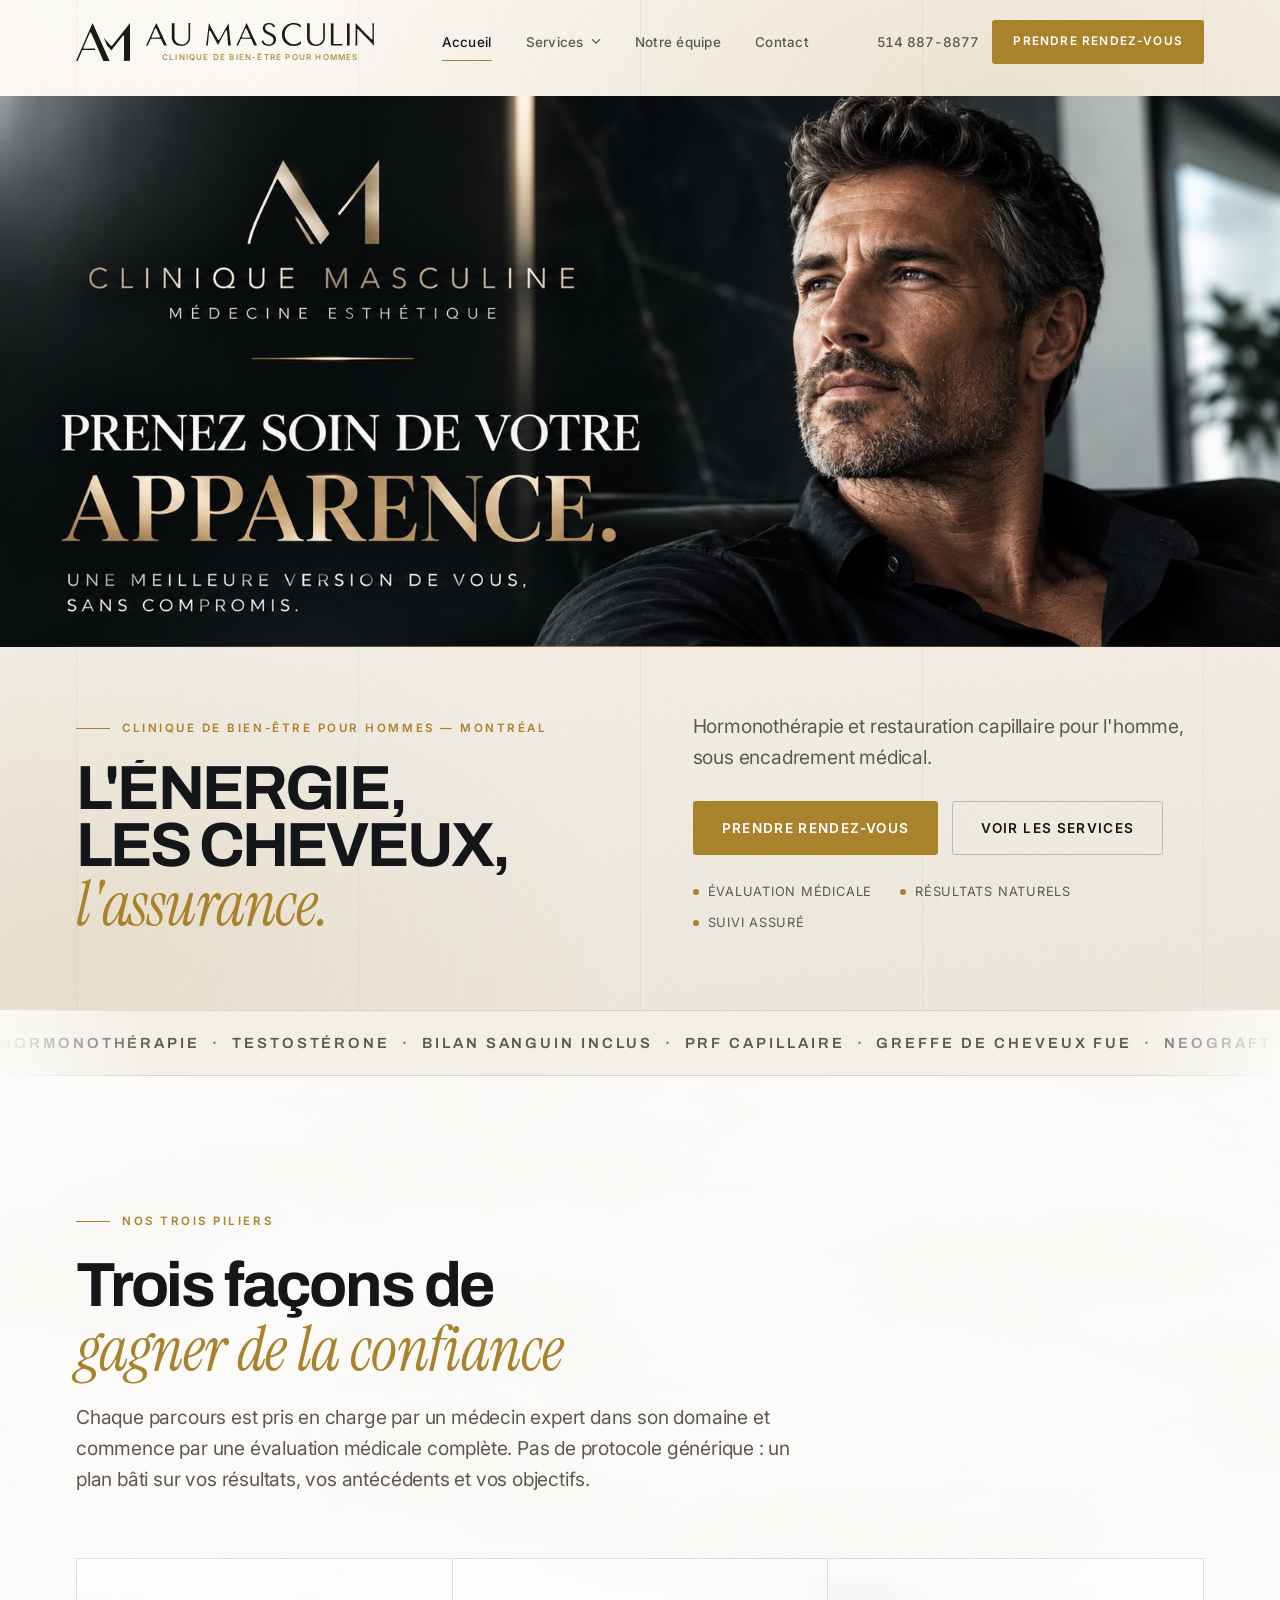
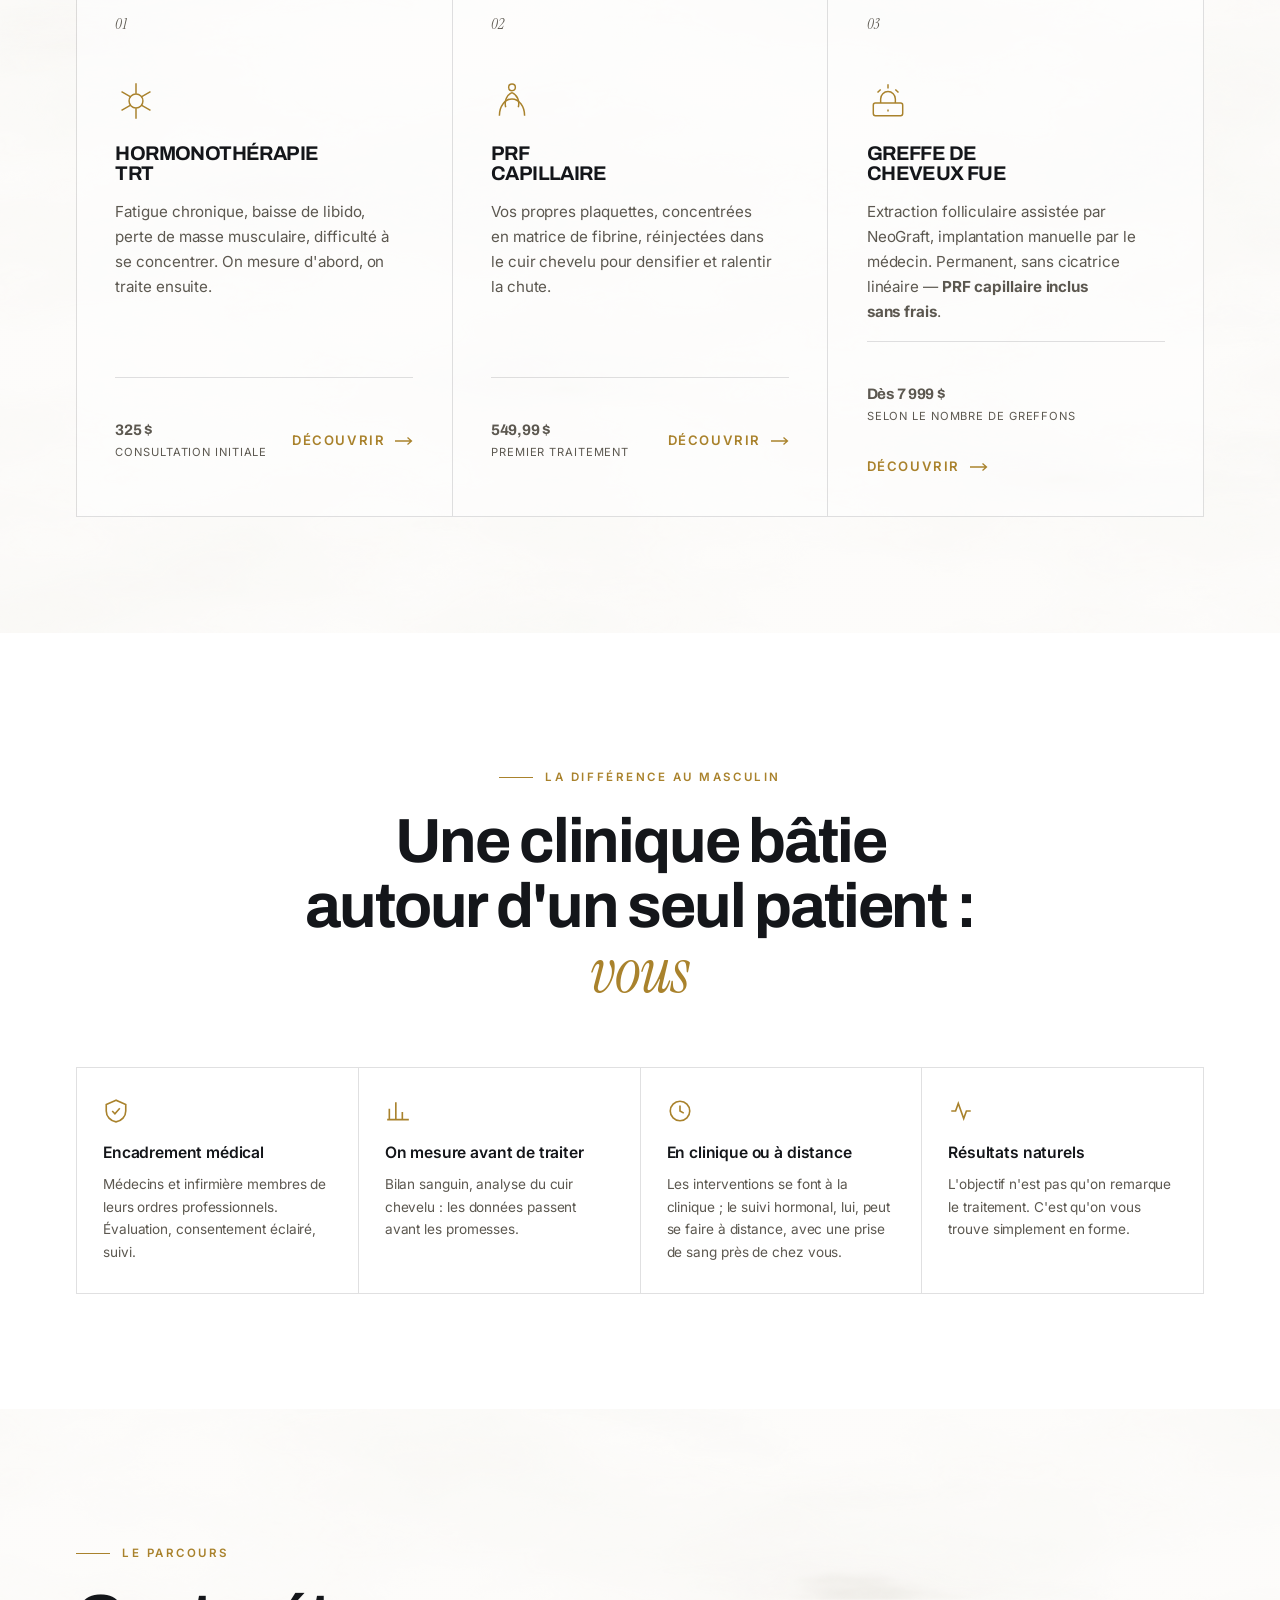
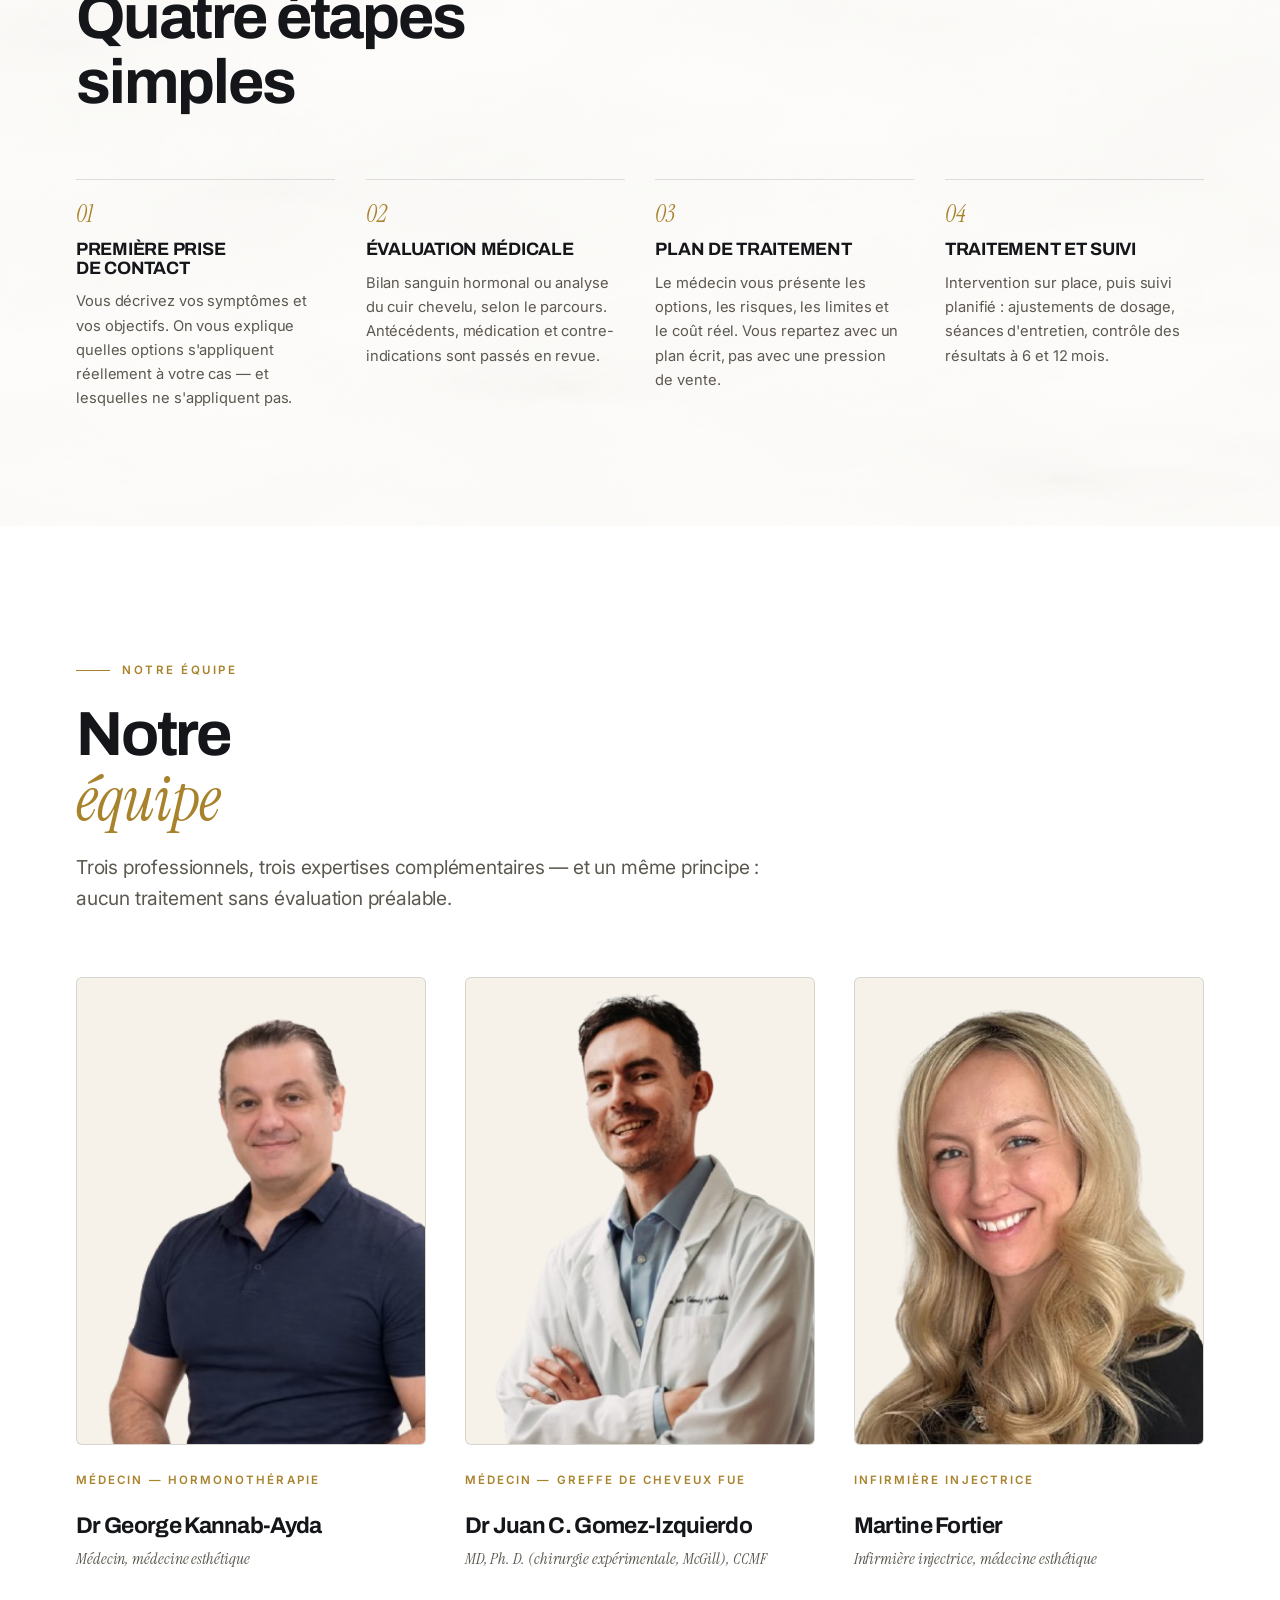
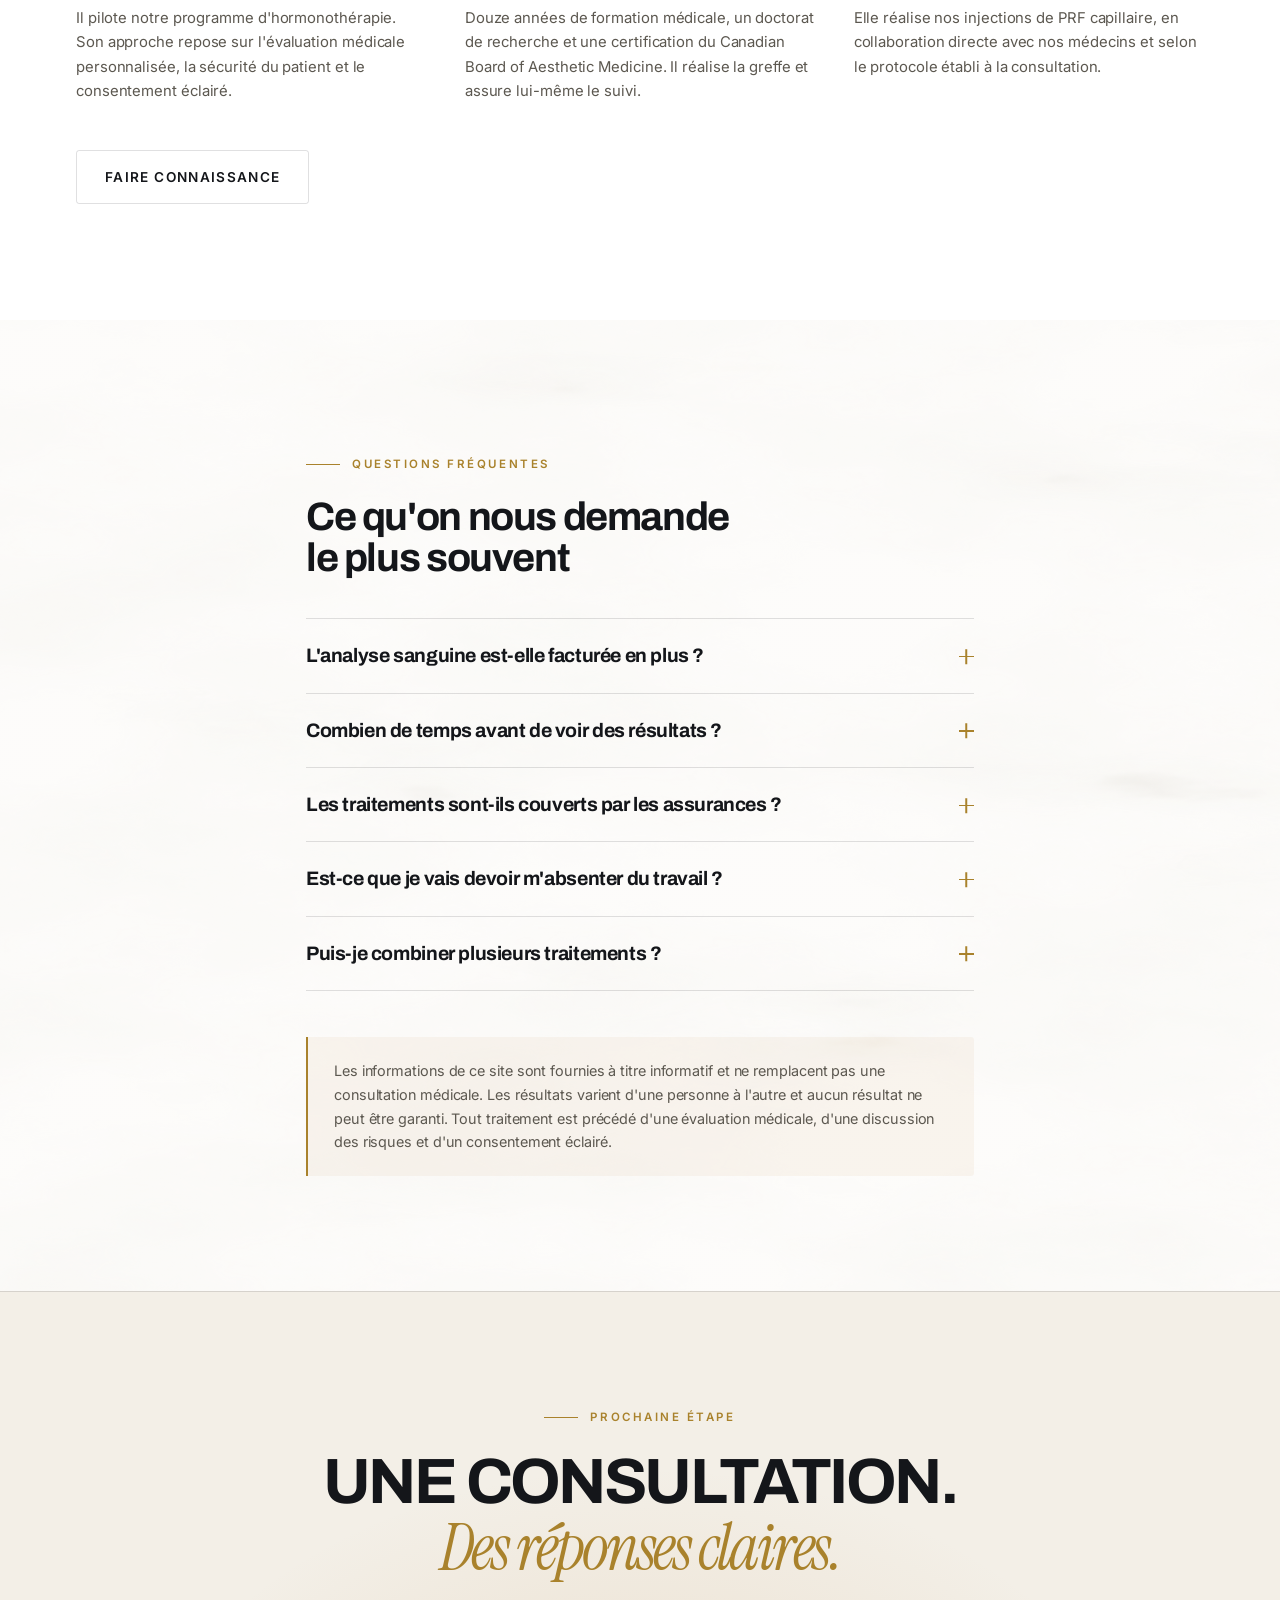
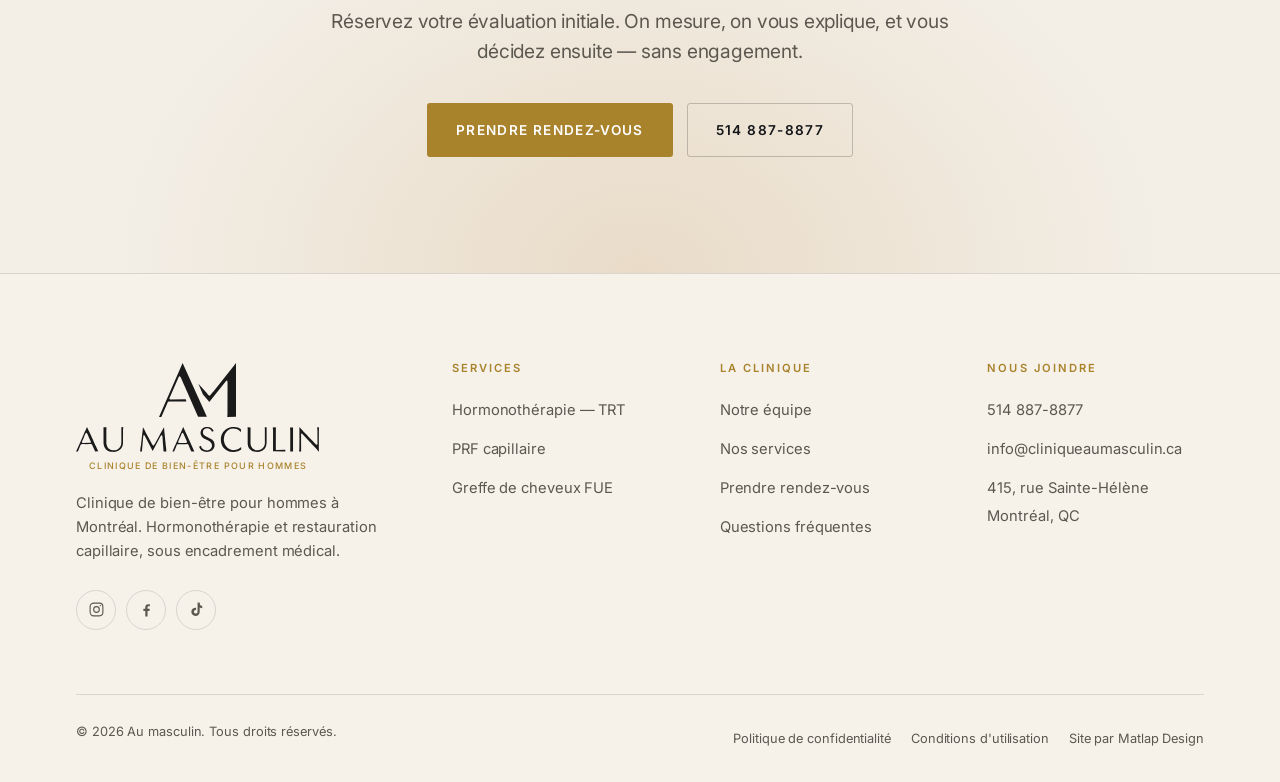
<file: index.html>
<!DOCTYPE html>
<html lang="fr-CA">
<head>
	<meta charset="UTF-8">
	<title>Au masculin | Clinique de bien-être pour hommes — Montréal</title>
	<meta name="viewport" content="width=device-width, initial-scale=1.0">
	<meta name="description" content="Clinique de bien-être pour hommes à Montréal : hormonothérapie (TRT), PRF capillaire et greffe de cheveux FUE pour homme. Consultation médicale avec bilan sanguin inclus.">
	<meta name="author" content="Matlap Design">
	<meta name="robots" content="index, follow">
	<meta name="theme-color" content="#FAF8F4">
	<meta property="og:locale" content="fr_CA">
	<meta property="og:site_name" content="Au masculin">
	<meta property="og:type" content="website">
	<meta property="og:url" content="https://www.cliniqueaumasculin.ca/">
	<meta property="og:title" content="Au masculin | Clinique de bien-être pour hommes — Montréal">
	<meta property="og:description" content="Hormonothérapie et restauration capillaire pour homme. Une seule clinique, une équipe médicale.">
	<meta property="og:image" content="https://www.cliniqueaumasculin.ca/assets/og-cover.jpg">
	<meta name="twitter:card" content="summary_large_image">
	<link rel="canonical" href="https://www.cliniqueaumasculin.ca/">
	<link rel="icon" href="./assets/favicon.ico" sizes="32x32">
	<link rel="icon" type="image/svg+xml" href="./assets/favicon.svg">
	<link rel="apple-touch-icon" href="./assets/apple-touch-icon.png">
	<link rel="manifest" href="./site.webmanifest">
	<link rel="preconnect" href="https://fonts.googleapis.com">
	<link rel="preconnect" href="https://fonts.gstatic.com" crossorigin>
	<link rel="stylesheet" href="https://fonts.googleapis.com/css2?family=Archivo:wght@600;700;800&family=Inter:wght@400;500;600&family=Instrument+Serif:ital@0;1&display=swap">
	<link rel="stylesheet" href="./styles/styles.css">
	<link rel="stylesheet" href="./styles/mediaqueries.css">
	<script>document.documentElement.classList.add('js');</script>
	<script type="application/ld+json">
	{
		"@context": "https://schema.org",
		"@type": "MedicalClinic",
		"name": "Au masculin",
		"description": "Clinique de bien-être pour hommes à Montréal : hormonothérapie (TRT), PRF capillaire et greffe de cheveux FUE pour homme.",
		"url": "https://www.cliniqueaumasculin.ca",
		"logo": "https://www.cliniqueaumasculin.ca/assets/logo-au-masculin.png",
		"image": "https://www.cliniqueaumasculin.ca/assets/og-cover.jpg",
		"telephone": "+1-514-887-8877",
		"email": "info@cliniqueaumasculin.ca",
		"priceRange": "$$$",
		"address": {
			"@type": "PostalAddress",
			"streetAddress": "415, rue Sainte-Hélène",
			"addressLocality": "Montréal",
			"addressRegion": "QC",
			"addressCountry": "CA"
		},
		"openingHoursSpecification": {
			"@type": "OpeningHoursSpecification",
			"dayOfWeek": ["Monday", "Tuesday", "Wednesday", "Thursday", "Friday"],
			"opens": "09:00",
			"closes": "17:00"
		},
		"medicalSpecialty": ["Dermatology", "PlasticSurgery", "Endocrine"],
		"availableService": [
			{ "@type": "MedicalTherapy", "name": "Hormonothérapie de remplacement de la testostérone (TRT)" },
			{ "@type": "MedicalTherapy", "name": "PRF capillaire" },
			{ "@type": "MedicalProcedure", "name": "Greffe de cheveux FUE", "offers": { "@type": "Offer", "priceCurrency": "CAD", "price": "7999", "priceSpecification": { "@type": "PriceSpecification", "priceCurrency": "CAD", "minPrice": "7999" } } }
		]
	}
	</script>
</head>
<body>
	<a class="skip-link" href="#main">Aller au contenu</a>

	<!-- ============ EN-TÊTE ============ -->
	<header class="site-header">
		<div class="wrap header-inner">
			<a href="./" class="brand" aria-label="Au masculin — accueil">
				<img class="brand-mark" src="./assets/logo-monogramme.svg" alt="" width="499" height="349">
				<span class="brand-word"><img class="brand-name" src="./assets/logo-mot-signe.svg" alt="Au masculin" width="1569" height="160"><small>Clinique de bien-être pour hommes</small></span>
			</a>

			<nav aria-label="Navigation principale">
				<ul class="nav">
					<li class="nav-item"><a class="nav-link" href="./" aria-current="page">Accueil</a></li>
					<li class="nav-item has-dd">
						<a class="nav-link" href="#services" aria-expanded="false">
							Services
							<svg class="caret" width="10" height="7" viewBox="0 0 10 7" fill="none" aria-hidden="true"><path d="M1 1.2 5 5.2l4-4" stroke="currentColor" stroke-width="1.3"/></svg>
						</a>
						<div class="dd">
							<a class="dd-link" href="./hormonotherapie"><strong>Hormonothérapie — TRT</strong><span>Retrouver énergie, libido et concentration</span></a>
							<a class="dd-link" href="./prf-capillaire"><strong>PRF capillaire</strong><span>Densifier et ralentir la chute de cheveux</span></a>
							<a class="dd-link" href="./greffe-de-cheveux"><strong>Greffe de cheveux FUE</strong><span>Restauration permanente, sans cicatrice linéaire</span></a>
						</div>
					</li>
					<li class="nav-item"><a class="nav-link" href="./equipe">Notre équipe</a></li>
					<li class="nav-item"><a class="nav-link" href="./contact">Contact</a></li>
				</ul>
			</nav>

			<div class="header-cta">
				<a class="header-tel" href="tel:+15148878877">514&nbsp;887-8877</a>
				<a class="btn btn--sm" href="./contact">Prendre rendez-vous</a>
				<button class="burger" type="button" aria-expanded="false" aria-controls="drawer" aria-label="Ouvrir le menu">
					<span></span><span></span><span></span>
				</button>
			</div>
		</div>
	</header>

	<div class="drawer" id="drawer" aria-hidden="true">
		<ul class="drawer-nav">
			<li><a href="./">Accueil</a></li>
			<li>
				<a href="./hormonotherapie">Services</a>
				<ul class="drawer-sub">
					<li><a href="./hormonotherapie">Hormonothérapie — TRT</a></li>
					<li><a href="./prf-capillaire">PRF capillaire</a></li>
					<li><a href="./greffe-de-cheveux">Greffe de cheveux FUE</a></li>
				</ul>
			</li>
			<li><a href="./equipe">Notre équipe</a></li>
			<li><a href="./contact">Contact</a></li>
		</ul>
		<div class="drawer-foot">
			<a class="btn" href="./contact">Prendre rendez-vous</a>
			<a class="header-tel" href="tel:+15148878877">514 887-8877</a>
		</div>
	</div>

	<main id="main">

		<!-- ============ HÉROS — AFFICHE PLEINE LARGEUR ============ -->
		<section class="hero hero--affiche">
			<div class="hero-bg" aria-hidden="true"></div>
			<div class="hero-grid" aria-hidden="true"><span></span><span></span><span></span><span></span></div>

			<!-- Les affiches du client, bord à bord sous l'en-tête, en fondu
			     enchaîné toutes les six secondes. Le rognage est entièrement en
			     CSS (.hero-affiche) : chaque affiche porte son propre format,
			     le cadre s'y ajuste en douceur. Sans JS, la première reste
			     affichée. -->
			<figure class="hero-affiche" data-affiches>
				<img class="is-active"
				     src="./assets/hero-affiche.jpg"
				     alt="Au masculin — prenez soin de votre apparence : une meilleure version de vous, sans compromis."
				     width="1672" height="941"
				     data-ratio="1672 / 720" data-ratio-full="1672 / 941"
				     fetchpriority="high">
				<img src="./assets/hero-affiche-hormonotherapie.jpg"
				     alt="Hormonothérapie TRT — retrouvez votre énergie, réveillez votre potentiel."
				     width="1672" height="617"
				     data-ratio="1672 / 617" data-ratio-full="1672 / 617"
				     decoding="async">
				<img src="./assets/hero-affiche-prf.jpg"
				     alt="PRF pour homme — renforce, stimule, révèle : 100 $ de rabais au troisième traitement."
				     width="1672" height="616"
				     data-ratio="1672 / 616" data-ratio-full="1672 / 616"
				     decoding="async">
				<img src="./assets/hero-affiche-greffe.jpg"
				     alt="Greffe de cheveux FUE — à partir de 7 999 $, méthodes de financement offertes."
				     width="1672" height="616"
				     data-ratio="1672 / 616" data-ratio-full="1672 / 616"
				     decoding="async">
			</figure>

			<div class="wrap hero-inner">
				<div class="hero-lede">
					<p class="eyebrow">Clinique de bien-être pour hommes — Montréal</p>

					<h1 class="h-lg">
						<span class="line"><span>L'énergie,</span></span>
						<span class="line"><span>les cheveux,</span></span>
						<span class="line"><span><em>l'assurance.</em></span></span>
					</h1>
				</div>

				<div class="hero-aside">
					<div class="hero-copy">
						<p class="lead">Hormonothérapie et restauration capillaire pour l'homme, sous encadrement médical.</p>
					</div>

					<div class="btn-row hero-actions">
						<a class="btn" href="./contact">Prendre rendez-vous</a>
						<a class="btn btn--ghost" href="#services">Voir les services</a>
					</div>

					<ul class="hero-notes">
						<li>Évaluation médicale</li>
						<li>Résultats naturels</li>
						<li>Suivi assuré</li>
					</ul>
				</div>
			</div>
		</section>

		<!-- ============ BANDEAU ============ -->
		<div class="marquee" aria-hidden="true">
			<div class="marquee-track">
				<span>Hormonothérapie&nbsp;&nbsp;·&nbsp;&nbsp;Testostérone&nbsp;&nbsp;·&nbsp;&nbsp;Bilan sanguin inclus&nbsp;&nbsp;·&nbsp;&nbsp;PRF capillaire&nbsp;&nbsp;·&nbsp;&nbsp;Greffe de cheveux FUE&nbsp;&nbsp;·&nbsp;&nbsp;NeoGraft&nbsp;&nbsp;·&nbsp;&nbsp;Suivi médical</span>
			</div>
		</div>

		<!-- ============ SERVICES ============ -->
		<section class="section" id="services">
			<div class="wrap">
				<div class="section-head reveal">
					<p class="eyebrow">Nos trois piliers</p>
					<h2 class="h-lg">Trois façons de<br><em class="serif-note bronze">gagner de la confiance</em></h2>
					<p class="lead">Chaque parcours est pris en charge par un médecin expert dans son domaine et commence par une évaluation médicale complète. Pas de protocole générique : un plan bâti sur vos résultats, vos antécédents et vos objectifs.</p>
				</div>

				<div class="svc-grid" data-stagger>
					<article class="svc reveal">
						<p class="svc-num">01</p>
						<div class="svc-icon" aria-hidden="true">
							<svg viewBox="0 0 40 40" fill="none" stroke="currentColor" stroke-width="1.4"><path d="M20 3v10M20 27v10M6.2 11l8.7 5M25.1 24l8.7 5M6.2 29l8.7-5M25.1 16l8.7-5"/><circle cx="20" cy="20" r="6.6"/></svg>
						</div>
						<h3>Hormonothérapie<br>TRT</h3>
						<p>Fatigue chronique, baisse de libido, perte de masse musculaire, difficulté à se concentrer. On mesure d'abord, on traite ensuite.</p>
						<div class="svc-meta">
							<p class="svc-price">325&nbsp;$<small>Consultation initiale</small></p>
							<span class="arrow-link">Découvrir <svg width="18" height="8" viewBox="0 0 18 8" fill="none" aria-hidden="true"><path d="M0 4h16M12.5.5 16.5 4l-4 3.5" stroke="currentColor" stroke-width="1.3"/></svg></span>
						</div>
						<a class="svc-link" href="./hormonotherapie"><span>En savoir plus sur l'hormonothérapie TRT</span></a>
					</article>

					<article class="svc reveal">
						<p class="svc-num">02</p>
						<div class="svc-icon" aria-hidden="true">
							<svg viewBox="0 0 40 40" fill="none" stroke="currentColor" stroke-width="1.4"><path d="M8 34c0-9 5.4-16 12-16s12 7 12 16"/><path d="M14 26c-1.5-6 1-12 6-14M26 26c1.5-6-1-12-6-14"/><circle cx="20" cy="7" r="3.2"/></svg>
						</div>
						<h3>PRF<br>capillaire</h3>
						<p>Vos propres plaquettes, concentrées en matrice de fibrine, réinjectées dans le cuir chevelu pour densifier et ralentir la chute.</p>
						<div class="svc-meta">
							<p class="svc-price">549,99&nbsp;$<small>Premier traitement</small></p>
							<span class="arrow-link">Découvrir <svg width="18" height="8" viewBox="0 0 18 8" fill="none" aria-hidden="true"><path d="M0 4h16M12.5.5 16.5 4l-4 3.5" stroke="currentColor" stroke-width="1.3"/></svg></span>
						</div>
						<a class="svc-link" href="./prf-capillaire"><span>En savoir plus sur le PRF capillaire</span></a>
					</article>

					<article class="svc reveal">
						<p class="svc-num">03</p>
						<div class="svc-icon" aria-hidden="true">
							<svg viewBox="0 0 40 40" fill="none" stroke="currentColor" stroke-width="1.4"><rect x="6" y="22" width="28" height="12" rx="2"/><path d="M13 22v-4a7 7 0 0 1 14 0v4M20 28v2"/><path d="M10 12l3-3M30 12l-3-3M20 8V4"/></svg>
						</div>
						<h3>Greffe de<br>cheveux FUE</h3>
						<p>Extraction folliculaire assistée par NeoGraft, implantation manuelle par le médecin. Permanent, sans cicatrice linéaire — <strong>PRF capillaire inclus sans frais</strong>.</p>
						<div class="svc-meta">
							<p class="svc-price">Dès 7&nbsp;999&nbsp;$<small>Selon le nombre de greffons</small></p>
							<span class="arrow-link">Découvrir <svg width="18" height="8" viewBox="0 0 18 8" fill="none" aria-hidden="true"><path d="M0 4h16M12.5.5 16.5 4l-4 3.5" stroke="currentColor" stroke-width="1.3"/></svg></span>
						</div>
						<a class="svc-link" href="./greffe-de-cheveux"><span>En savoir plus sur la greffe de cheveux FUE</span></a>
					</article>
				</div>
			</div>
		</section>

		<!-- ============ POURQUOI NOUS ============ -->
		<section class="section section--paper">
			<div class="wrap">
				<div class="section-head section-head--center reveal">
					<p class="eyebrow eyebrow--center">La différence Au masculin</p>
					<h2 class="h-lg">Une clinique bâtie<br>autour d'un seul patient : <em class="serif-note bronze">vous</em></h2>
				</div>

				<ul class="assure" data-stagger>
					<li class="reveal">
						<svg viewBox="0 0 24 24" fill="none" stroke="currentColor" stroke-width="1.5" aria-hidden="true"><path d="M12 2 3 6v6c0 5 3.8 9.2 9 10 5.2-.8 9-5 9-10V6l-9-4Z"/><path d="m8.5 12 2.5 2.5 4.5-5"/></svg>
						<b>Encadrement médical</b>
						<span>Médecins et infirmière membres de leurs ordres professionnels. Évaluation, consentement éclairé, suivi.</span>
					</li>
					<li class="reveal">
						<svg viewBox="0 0 24 24" fill="none" stroke="currentColor" stroke-width="1.5" aria-hidden="true"><path d="M4 20V10M10 20V4M16 20v-7M22 20H2"/></svg>
						<b>On mesure avant de traiter</b>
						<span>Bilan sanguin, analyse du cuir chevelu : les données passent avant les promesses.</span>
					</li>
					<li class="reveal">
						<svg viewBox="0 0 24 24" fill="none" stroke="currentColor" stroke-width="1.5" aria-hidden="true"><circle cx="12" cy="12" r="9"/><path d="M12 7v5l3.5 2"/></svg>
						<b>En clinique ou à distance</b>
						<span>Les interventions se font à la clinique ; le suivi hormonal, lui, peut se faire à distance, avec une prise de sang près de chez vous.</span>
					</li>
					<li class="reveal">
						<svg viewBox="0 0 24 24" fill="none" stroke="currentColor" stroke-width="1.5" aria-hidden="true"><path d="M3 12h4l2.5-7 5 14L17 12h4"/></svg>
						<b>Résultats naturels</b>
						<span>L'objectif n'est pas qu'on remarque le traitement. C'est qu'on vous trouve simplement en forme.</span>
					</li>
				</ul>
			</div>
		</section>

		<!-- ============ PARCOURS ============ -->
		<section class="section">
			<div class="wrap">
				<div class="section-head reveal">
					<p class="eyebrow">Le parcours</p>
					<h2 class="h-lg">Quatre étapes<br>simples</h2>
				</div>

				<ol class="steps" data-stagger>
					<li class="step reveal">
						<h3>Première prise de contact</h3>
						<p>Vous décrivez vos symptômes et vos objectifs. On vous explique quelles options s'appliquent réellement à votre cas — et lesquelles ne s'appliquent pas.</p>
					</li>
					<li class="step reveal">
						<h3>Évaluation médicale</h3>
						<p>Bilan sanguin hormonal ou analyse du cuir chevelu, selon le parcours. Antécédents, médication et contre-indications sont passés en revue.</p>
					</li>
					<li class="step reveal">
						<h3>Plan de traitement</h3>
						<p>Le médecin vous présente les options, les risques, les limites et le coût réel. Vous repartez avec un plan écrit, pas avec une pression de vente.</p>
					</li>
					<li class="step reveal">
						<h3>Traitement et suivi</h3>
						<p>Intervention sur place, puis suivi planifié : ajustements de dosage, séances d'entretien, contrôle des résultats à 6 et 12 mois.</p>
					</li>
				</ol>
			</div>
		</section>

		<!-- ============ ÉQUIPE ============ -->
		<section class="section section--paper">
			<div class="wrap">
				<div class="section-head reveal">
					<p class="eyebrow">Notre équipe</p>
					<h2 class="h-lg">Notre<br><em class="serif-note bronze">équipe</em></h2>
					<p class="lead">Trois professionnels, trois expertises complémentaires — et un même principe : aucun traitement sans évaluation préalable.</p>
				</div>

				<div class="team-grid" data-stagger>
					<article class="member reveal">
						<div class="member-photo"><img src="./assets/equipe-kannab.png" alt="Dr George Kannab-Ayda" width="420" height="594" loading="lazy"></div>
						<p class="role">Médecin — Hormonothérapie</p>
						<h3>Dr George Kannab-Ayda</h3>
						<p class="credentials">Médecin, médecine esthétique</p>
						<p class="bio">Il pilote notre programme d'hormonothérapie. Son approche repose sur l'évaluation médicale personnalisée, la sécurité du patient et le consentement éclairé.</p>
					</article>

					<article class="member reveal">
						<div class="member-photo"><img src="./assets/equipe-gomez.png" alt="Dr Juan Camilo Gomez-Izquierdo" width="500" height="500" loading="lazy"></div>
						<p class="role">Médecin — Greffe de cheveux FUE</p>
						<h3>Dr Juan&nbsp;C. Gomez-Izquierdo</h3>
						<p class="credentials">MD, Ph.&nbsp;D. (chirurgie expérimentale, McGill), CCMF</p>
						<p class="bio">Douze années de formation médicale, un doctorat de recherche et une certification du Canadian Board of Aesthetic Medicine. Il réalise la greffe et assure lui-même le suivi.</p>
					</article>

					<article class="member reveal">
						<div class="member-photo"><img src="./assets/equipe-fortier.png" alt="Martine Fortier, infirmière injectrice" width="500" height="500" loading="lazy"></div>
						<p class="role">Infirmière injectrice</p>
						<h3>Martine Fortier</h3>
						<p class="credentials">Infirmière injectrice, médecine esthétique</p>
						<p class="bio">Elle réalise nos injections de PRF capillaire, en collaboration directe avec nos médecins et selon le protocole établi à la consultation.</p>
					</article>
				</div>

				<div class="btn-row reveal mt-4">
					<a class="btn btn--ghost" href="./equipe">Faire connaissance</a>
				</div>
			</div>
		</section>

		<!-- ============ FAQ ============ -->
		<section class="section">
			<div class="wrap wrap-narrow">
				<div class="section-head reveal mb-3">
					<p class="eyebrow">Questions fréquentes</p>
					<h2 class="h-md">Ce qu'on nous demande<br>le plus souvent</h2>
				</div>

				<div class="faq" data-single>
					<div class="faq-item reveal">
						<button class="faq-q" type="button" aria-expanded="false">L'analyse sanguine est-elle facturée en plus ?<span class="faq-sign" aria-hidden="true"></span></button>
						<div class="faq-a"><div><p>Non. Ailleurs, la demande d'analyse sanguine est souvent facturée séparément — chez nous, elle est comprise dans la consultation initiale de 325&nbsp;$. Vous ne payez pas deux fois pour savoir où vous en êtes.</p></div></div>
					</div>
					<div class="faq-item reveal">
						<button class="faq-q" type="button" aria-expanded="false">Combien de temps avant de voir des résultats ?<span class="faq-sign" aria-hidden="true"></span></button>
						<div class="faq-a"><div><p>Cela dépend du parcours. En hormonothérapie, l'énergie et la libido bougent généralement dans les premières semaines, les changements de composition corporelle sur quelques mois. En PRF capillaire, la densité s'observe à partir de 8 à 10 semaines. Pour une greffe de cheveux FUE, le résultat définitif se juge à 9 à 12 mois, le temps que les cheveux greffés repoussent.</p></div></div>
					</div>
					<div class="faq-item reveal">
						<button class="faq-q" type="button" aria-expanded="false">Les traitements sont-ils couverts par les assurances ?<span class="faq-sign" aria-hidden="true"></span></button>
						<div class="faq-a"><div><p>La restauration capillaire est un traitement électif, donc non couvert. Pour l'hormonothérapie, la médication prescrite peut être partiellement couverte selon votre régime — on en discute en consultation.</p></div></div>
					</div>
					<div class="faq-item reveal">
						<button class="faq-q" type="button" aria-expanded="false">Est-ce que je vais devoir m'absenter du travail ?<span class="faq-sign" aria-hidden="true"></span></button>
						<div class="faq-a"><div><p>Pour le PRF capillaire, aucune convalescence : rougeurs et légères ecchymoses possibles pendant quelques jours. Pour la greffe de cheveux FUE, prévoyez quelques jours — l'enflure et les croûtes se résorbent en une à deux semaines.</p></div></div>
					</div>
					<div class="faq-item reveal">
						<button class="faq-q" type="button" aria-expanded="false">Puis-je combiner plusieurs traitements ?<span class="faq-sign" aria-hidden="true"></span></button>
						<div class="faq-a"><div><p>Oui, et c'est souvent la meilleure stratégie. Le PRF est fréquemment associé à la greffe de cheveux FUE pour stimuler la repousse, et l'hormonothérapie se combine bien avec les autres volets. Le médecin établit l'ordre et l'espacement des interventions lors de la consultation.</p></div></div>
					</div>
				</div>

				<p class="notice reveal mt-4">Les informations de ce site sont fournies à titre informatif et ne remplacent pas une consultation médicale. Les résultats varient d'une personne à l'autre et aucun résultat ne peut être garanti. Tout traitement est précédé d'une évaluation médicale, d'une discussion des risques et d'un consentement éclairé.</p>
			</div>
		</section>

		<!-- ============ APPEL À L'ACTION ============ -->
		<section class="section cta">
			<div class="wrap">
				<div class="reveal">
					<p class="eyebrow eyebrow--center">Prochaine étape</p>
					<h2>Une consultation.<br><em>Des réponses claires.</em></h2>
					<p class="lead">Réservez votre évaluation initiale. On mesure, on vous explique, et vous décidez ensuite — sans engagement.</p>
					<div class="btn-row">
						<a class="btn" href="./contact">Prendre rendez-vous</a>
						<a class="btn btn--ghost" href="tel:+15148878877">514&nbsp;887-8877</a>
					</div>
				</div>
			</div>
		</section>

	</main>

	<!-- ============ PIED DE PAGE ============ -->
	<footer class="site-footer">
		<div class="wrap">
			<div class="footer-top">
				<div class="footer-brand">
					<a href="./" class="brand brand--stack">
						<img class="brand-mark" src="./assets/logo-monogramme.svg" alt="" width="499" height="349">
						<span class="brand-word"><img class="brand-name" src="./assets/logo-mot-signe.svg" alt="Au masculin" width="1569" height="160"><small>Clinique de bien-être pour hommes</small></span>
					</a>
					<p>Clinique de bien-être pour hommes à Montréal. Hormonothérapie et restauration capillaire, sous encadrement médical.</p>
					<div class="socials">
						<a href="#" aria-label="Instagram"><svg viewBox="0 0 24 24" fill="none" stroke="currentColor" stroke-width="1.6"><rect x="3" y="3" width="18" height="18" rx="5"/><circle cx="12" cy="12" r="4"/><circle cx="17.5" cy="6.5" r="1" fill="currentColor" stroke="none"/></svg></a>
						<a href="#" aria-label="Facebook"><svg viewBox="0 0 24 24" fill="currentColor"><path d="M13.5 22v-8h2.7l.4-3.1h-3.1V8.9c0-.9.25-1.5 1.55-1.5h1.65V4.6c-.3 0-1.3-.1-2.4-.1-2.4 0-4 1.45-4 4.1v2.3H7.6V14h2.7v8h3.2Z"/></svg></a>
						<a href="#" aria-label="TikTok"><svg viewBox="0 0 24 24" fill="currentColor"><path d="M16.5 2h-3v13.2a2.6 2.6 0 1 1-2.1-2.55V9.5a5.9 5.9 0 1 0 5.1 5.85V9.1a6.7 6.7 0 0 0 3.6 1.05V7.1a3.9 3.9 0 0 1-3.6-3.9V2Z"/></svg></a>
					</div>
				</div>

				<nav class="footer-col" aria-label="Services">
					<h4>Services</h4>
					<ul>
						<li><a href="./hormonotherapie">Hormonothérapie — TRT</a></li>
						<li><a href="./prf-capillaire">PRF capillaire</a></li>
						<li><a href="./greffe-de-cheveux">Greffe de cheveux FUE</a></li>
					</ul>
				</nav>

				<nav class="footer-col" aria-label="La clinique">
					<h4>La clinique</h4>
					<ul>
						<li><a href="./equipe">Notre équipe</a></li>
						<li><a href="./#services">Nos services</a></li>
						<li><a href="./contact">Prendre rendez-vous</a></li>
						<li><a href="./contact#faq">Questions fréquentes</a></li>
					</ul>
				</nav>

				<div class="footer-col">
					<h4>Nous joindre</h4>
					<ul>
						<li><a href="tel:+15148878877">514 887-8877</a></li>
						<li><a href="mailto:info@cliniqueaumasculin.ca">info@cliniqueaumasculin.ca</a></li>
						<li><a href="./contact">415, rue Sainte-Hélène<br>Montréal, QC</a></li>
					</ul>
				</div>
			</div>

			<div class="footer-bottom">
				<p>© <span data-year>2026</span> Au masculin. Tous droits réservés.</p>
				<div class="footer-legal">
					<a href="./contact">Politique de confidentialité</a>
					<a href="./contact">Conditions d'utilisation</a>
					<span>Site par <a href="https://matlap.ca" rel="noopener">Matlap Design</a></span>
				</div>
			</div>
		</div>
	</footer>

	<script src="./scripts/script.js" defer></script>
</body>
</html>
</file>
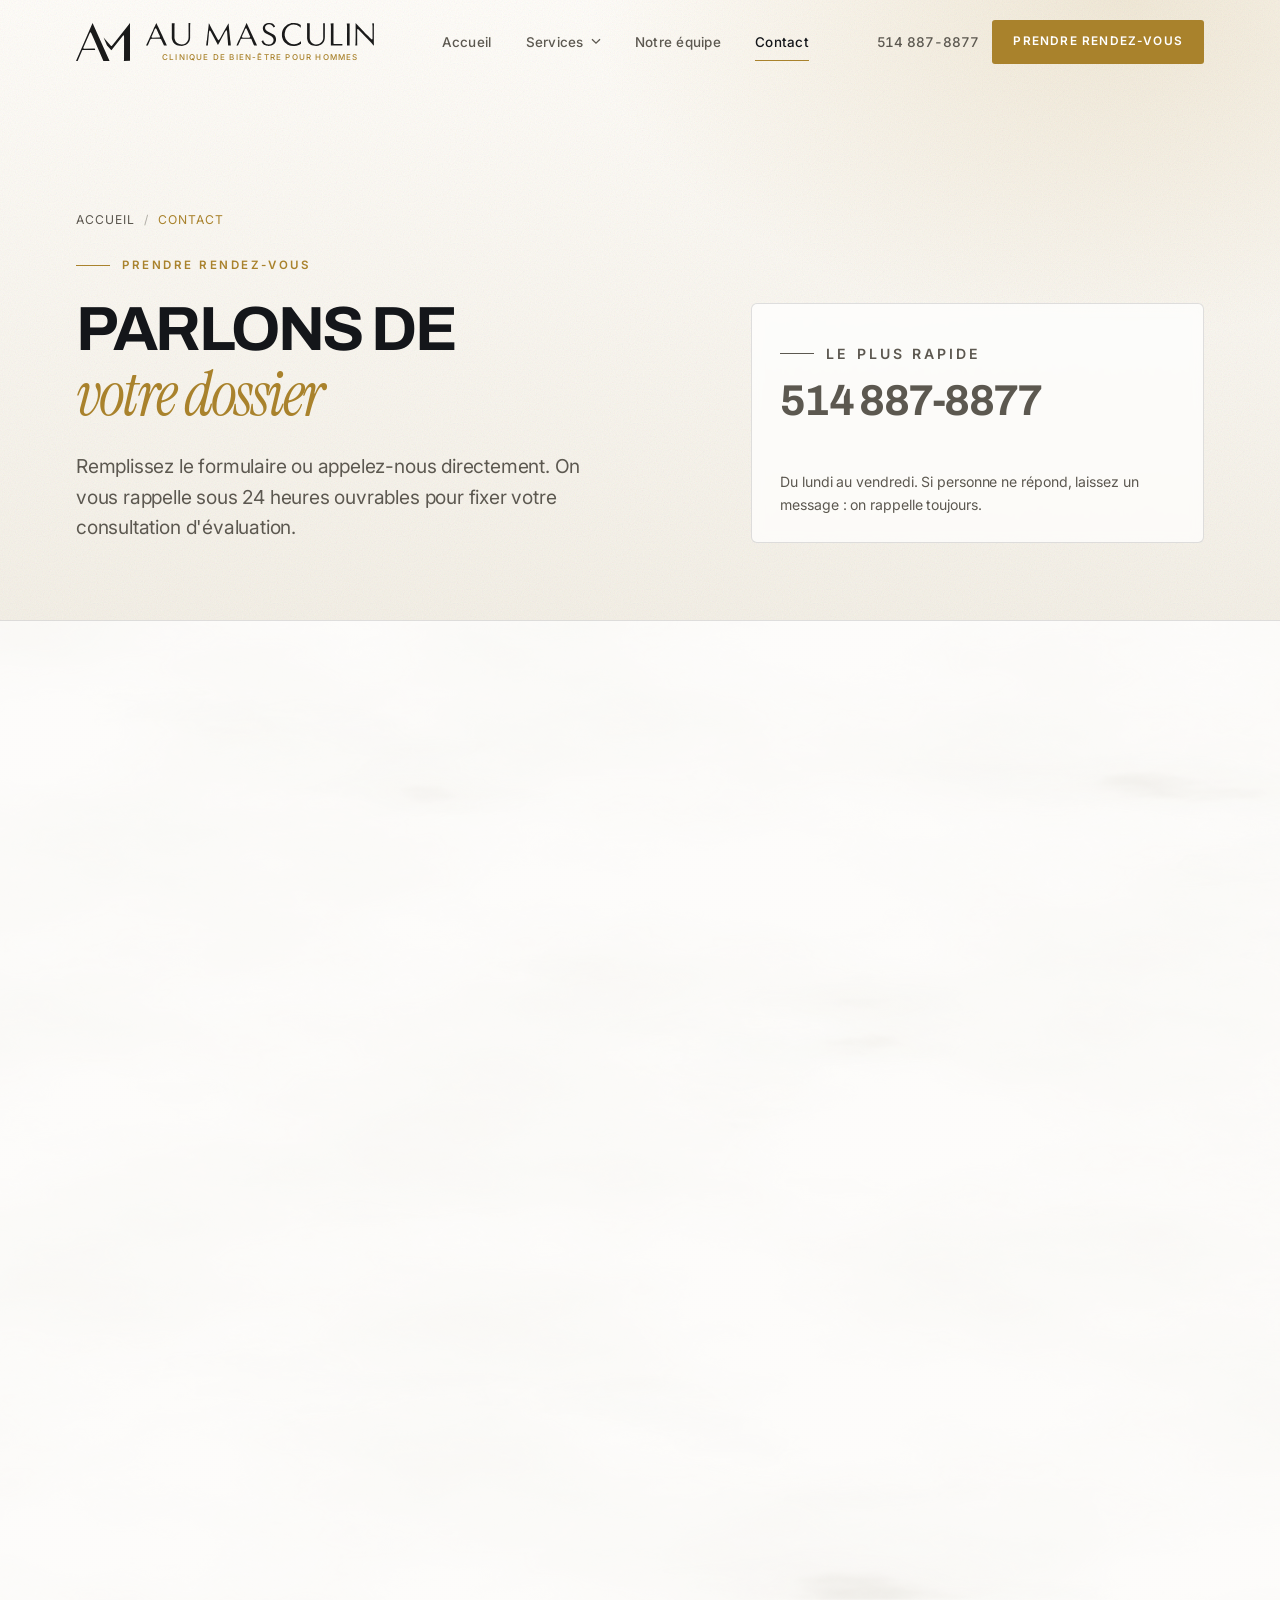
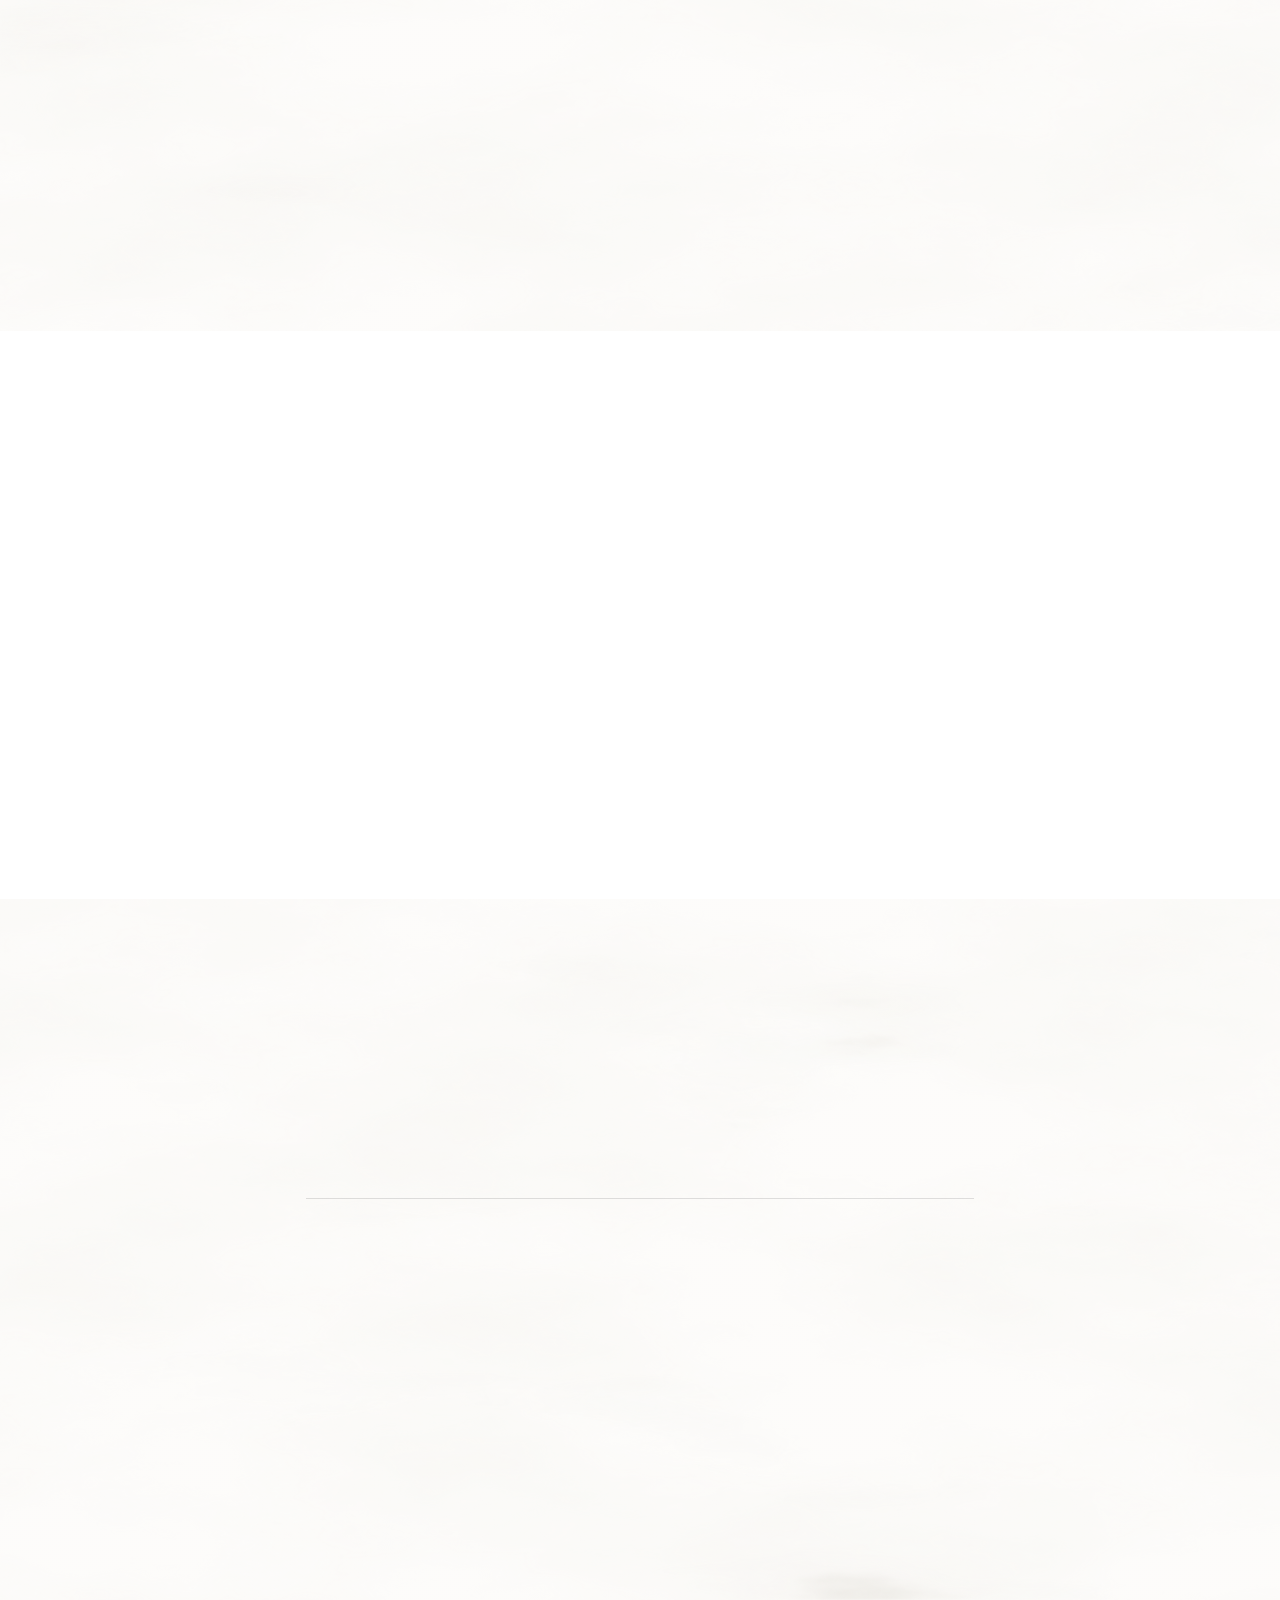
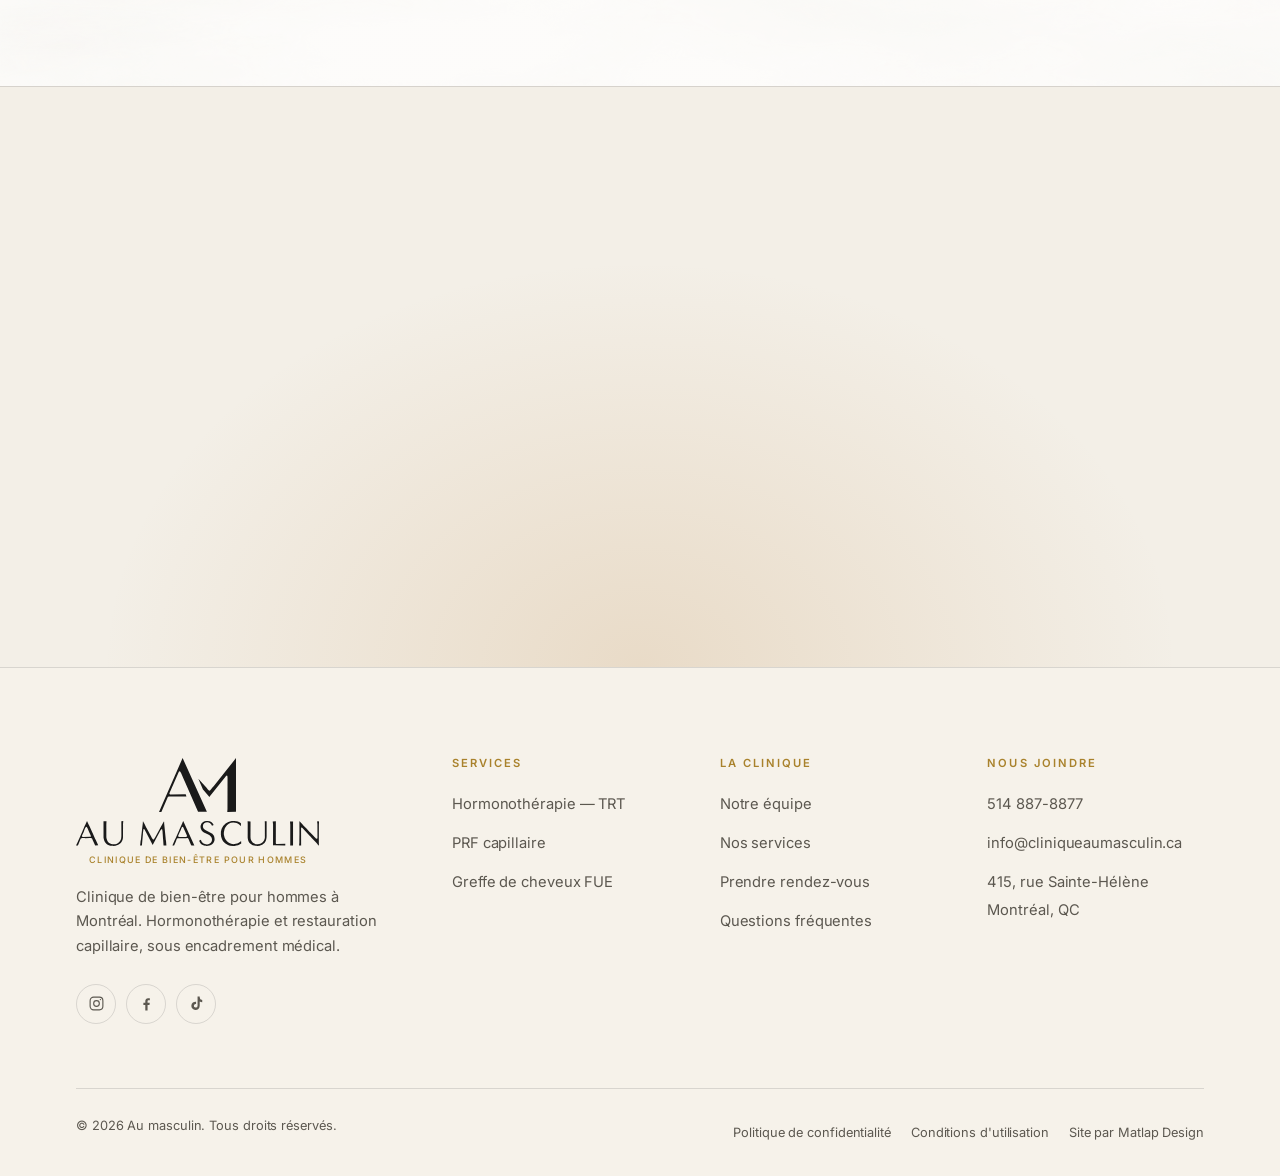
<file: contact.html>
<!DOCTYPE html>
<html lang="fr-CA">
<head>
	<meta charset="UTF-8">
	<title>Prendre rendez-vous | Au masculin — Montréal</title>
	<meta name="viewport" content="width=device-width, initial-scale=1.0">
	<meta name="description" content="Prenez rendez-vous à la clinique Au masculin à Montréal : hormonothérapie, PRF capillaire et greffe de cheveux FUE pour homme. Réponse sous 24 h ouvrables.">
	<meta name="author" content="Matlap Design">
	<meta name="robots" content="index, follow">
	<meta name="theme-color" content="#FAF8F4">
	<meta property="og:locale" content="fr_CA">
	<meta property="og:site_name" content="Au masculin">
	<meta property="og:type" content="article">
	<meta property="og:url" content="https://www.cliniqueaumasculin.ca/contact">
	<meta property="og:title" content="Prendre rendez-vous | Au masculin — Montréal">
	<meta property="og:description" content="Prenez rendez-vous à la clinique Au masculin à Montréal : hormonothérapie, PRF capillaire et greffe de cheveux FUE pour homme. Réponse sous 24 h ouvrables.">
	<meta property="og:image" content="https://www.cliniqueaumasculin.ca/assets/og-cover.jpg">
	<meta name="twitter:card" content="summary_large_image">
	<link rel="canonical" href="https://www.cliniqueaumasculin.ca/contact">
	<link rel="icon" href="./assets/favicon.ico" sizes="32x32">
	<link rel="icon" type="image/svg+xml" href="./assets/favicon.svg">
	<link rel="apple-touch-icon" href="./assets/apple-touch-icon.png">
	<link rel="manifest" href="./site.webmanifest">
	<link rel="preconnect" href="https://fonts.googleapis.com">
	<link rel="preconnect" href="https://fonts.gstatic.com" crossorigin>
	<link rel="stylesheet" href="https://fonts.googleapis.com/css2?family=Archivo:wght@600;700;800&family=Inter:wght@400;500;600&family=Instrument+Serif:ital@0;1&display=swap">
	<link rel="stylesheet" href="./styles/styles.css">
	<link rel="stylesheet" href="./styles/mediaqueries.css">
	<script>document.documentElement.classList.add('js');</script>
	<script type="application/ld+json">
	{
		"@context": "https://schema.org",
		"@type": "MedicalClinic",
		"name": "Au masculin",
		"url": "https://www.cliniqueaumasculin.ca",
		"logo": "https://www.cliniqueaumasculin.ca/assets/logo-au-masculin.png",
		"telephone": "+1-514-887-8877",
		"email": "info@cliniqueaumasculin.ca",
		"priceRange": "$$$",
		"address": {
			"@type": "PostalAddress",
			"streetAddress": "415, rue Sainte-Hélène",
			"addressLocality": "Montréal",
			"addressRegion": "QC",
			"addressCountry": "CA"
		},
		"contactPoint": {
			"@type": "ContactPoint",
			"contactType": "Prise de rendez-vous",
			"telephone": "+1-514-887-8877",
			"email": "info@cliniqueaumasculin.ca",
			"availableLanguage": [
				"fr",
				"en"
			]
		}
	}
	</script>
	<script type="application/ld+json">
	{
		"@context": "https://schema.org",
		"@type": "FAQPage",
		"mainEntity": [
			{
				"@type": "Question",
				"name": "Combien coûte une première consultation ?",
				"acceptedAnswer": {
					"@type": "Answer",
					"text": "Pour l'hormonothérapie, la consultation initiale avec évaluation est de 325 $ et comprend le bilan sanguin. Pour les autres services, le tarif de la consultation d'évaluation est confirmé au téléphone."
				}
			},
			{
				"@type": "Question",
				"name": "Puis-je consulter à distance ?",
				"acceptedAnswer": {
					"@type": "Answer",
					"text": "Pour l'hormonothérapie, tout se fait à distance : la consultation initiale et les suivis, la prise de sang dans un centre près de chez vous, puis le traitement que vous vous procurez vous-même en pharmacie. Pour les autres services, un examen en personne est nécessaire."
				}
			}
		]
	}
	</script>
</head>
<body>
	<a class="skip-link" href="#main">Aller au contenu</a>

	<!-- ============ EN-TÊTE ============ -->
	<header class="site-header">
		<div class="wrap header-inner">
			<a href="./" class="brand" aria-label="Au masculin — accueil">
				<img class="brand-mark" src="./assets/logo-monogramme.svg" alt="" width="499" height="349">
				<span class="brand-word"><img class="brand-name" src="./assets/logo-mot-signe.svg" alt="Au masculin" width="1569" height="160"><small>Clinique de bien-être pour hommes</small></span>
			</a>

			<nav aria-label="Navigation principale">
				<ul class="nav">
					<li class="nav-item"><a class="nav-link" href="./">Accueil</a></li>
					<li class="nav-item has-dd">
						<a class="nav-link" href="./#services" aria-expanded="false">
							Services
							<svg class="caret" width="10" height="7" viewBox="0 0 10 7" fill="none" aria-hidden="true"><path d="M1 1.2 5 5.2l4-4" stroke="currentColor" stroke-width="1.3"/></svg>
						</a>
						<div class="dd">
							<a class="dd-link" href="./hormonotherapie"><strong>Hormonothérapie — TRT</strong><span>Retrouver énergie, libido et concentration</span></a>
							<a class="dd-link" href="./prf-capillaire"><strong>PRF capillaire</strong><span>Densifier et ralentir la chute de cheveux</span></a>
							<a class="dd-link" href="./greffe-de-cheveux"><strong>Greffe de cheveux FUE</strong><span>Restauration permanente, sans cicatrice linéaire</span></a>
						</div>
					</li>
					<li class="nav-item"><a class="nav-link" href="./equipe">Notre équipe</a></li>
					<li class="nav-item"><a class="nav-link" href="./contact" aria-current="page">Contact</a></li>
				</ul>
			</nav>

			<div class="header-cta">
				<a class="header-tel" href="tel:+15148878877">514&nbsp;887-8877</a>
				<a class="btn btn--sm" href="./contact">Prendre rendez-vous</a>
				<button class="burger" type="button" aria-expanded="false" aria-controls="drawer" aria-label="Ouvrir le menu">
					<span></span><span></span><span></span>
				</button>
			</div>
		</div>
	</header>

	<div class="drawer" id="drawer" aria-hidden="true">
		<ul class="drawer-nav">
			<li><a href="./">Accueil</a></li>
			<li>
				<a href="./hormonotherapie">Services</a>
				<ul class="drawer-sub">
					<li><a href="./hormonotherapie">Hormonothérapie — TRT</a></li>
					<li><a href="./prf-capillaire">PRF capillaire</a></li>
					<li><a href="./greffe-de-cheveux">Greffe de cheveux FUE</a></li>
				</ul>
			</li>
			<li><a href="./equipe">Notre équipe</a></li>
			<li><a href="./contact">Contact</a></li>
		</ul>
		<div class="drawer-foot">
			<a class="btn" href="./contact">Prendre rendez-vous</a>
			<a class="header-tel" href="tel:+15148878877">514 887-8877</a>
		</div>
	</div>

	<main id="main">

		<!-- ============ HÉROS ============ -->
		<section class="pagehero">
			<div class="hero-bg" aria-hidden="true"></div>
			<div class="wrap">
				<ol class="crumbs">
					<li><a href="./">Accueil</a></li>
					<li aria-current="page">Contact</li>
				</ol>

				<div class="pagehero-inner">
					<div>
						<p class="eyebrow">Prendre rendez-vous</p>
						<h1 class="h-lg">Parlons de<br><em>votre dossier</em></h1>
						<p class="lead">Remplissez le formulaire ou appelez-nous directement. On vous rappelle sous 24 heures ouvrables pour fixer votre consultation d'évaluation.</p>
					</div>

					<aside class="hero-price">
						<p class="eyebrow">Le plus rapide</p>
								<p class="amount amount--text"><a href="tel:+15148878877">514&nbsp;887-8877</a></p>
						<p>Du lundi au vendredi. Si personne ne répond, laissez un message : on rappelle toujours.</p>
					</aside>
				</div>
			</div>
		</section>

		<!-- ============ FORMULAIRE ============ -->
		<section class="section">
			<div class="wrap">
				<div class="form-layout">

					<!-- Colonne coordonnées -->
					<div class="contact-side reveal">
						<p class="eyebrow">Nous joindre</p>
						<h2 class="h-md mb-2">La clinique</h2>

						<dl>
							<div class="contact-block">
								<dt>Téléphone</dt>
								<dd><a href="tel:+15148878877">514&nbsp;887-8877</a></dd>
							</div>
							<div class="contact-block">
								<dt>Courriel</dt>
								<dd><a href="mailto:info@cliniqueaumasculin.ca">info@cliniqueaumasculin.ca</a></dd>
							</div>
							<div class="contact-block">
								<dt>Adresse</dt>
								<dd>415, rue Sainte-Hélène<br>Montréal, QC</dd>
							</div>
							<div class="contact-block">
								<dt>Heures d'ouverture</dt>
								<dd>Lundi au vendredi, 9&nbsp;h à 17&nbsp;h<br><span class="muted small">Samedi et dimanche : fermé</span></dd>
							</div>
							<div class="contact-block">
								<dt>Consultation à distance</dt>
								<dd>Hormonothérapie<br><span class="muted small">Consultation et suivis à distance, prise de sang près de chez vous, traitement à récupérer en pharmacie</span></dd>
							</div>
						</dl>

						<div class="socials">
							<a href="#" aria-label="Instagram"><svg viewBox="0 0 24 24" fill="none" stroke="currentColor" stroke-width="1.6"><rect x="3" y="3" width="18" height="18" rx="5"/><circle cx="12" cy="12" r="4"/><circle cx="17.5" cy="6.5" r="1" fill="currentColor" stroke="none"/></svg></a>
							<a href="#" aria-label="Facebook"><svg viewBox="0 0 24 24" fill="currentColor"><path d="M13.5 22v-8h2.7l.4-3.1h-3.1V8.9c0-.9.25-1.5 1.55-1.5h1.65V4.6c-.3 0-1.3-.1-2.4-.1-2.4 0-4 1.45-4 4.1v2.3H7.6V14h2.7v8h3.2Z"/></svg></a>
							<a href="#" aria-label="TikTok"><svg viewBox="0 0 24 24" fill="currentColor"><path d="M16.5 2h-3v13.2a2.6 2.6 0 1 1-2.1-2.55V9.5a5.9 5.9 0 1 0 5.1 5.85V9.1a6.7 6.7 0 0 0 3.6 1.05V7.1a3.9 3.9 0 0 1-3.6-3.9V2Z"/></svg></a>
						</div>
					</div>

					<!-- Formulaire -->
					<div class="reveal">
						<p class="eyebrow">Demande de rendez-vous</p>
						<h2 class="h-md mb-2">Écrivez-nous</h2>

						<!--
							ATTENTION : aucun back-end n'est branché.
							Ajoutez l'attribut action="..." au formulaire une fois
							le service d'envoi choisi (Formspree, Netlify Forms,
							Web3Forms, ou un script PHP côté serveur).
							Tant que action est absent, le script affiche une
							confirmation visuelle sans transmettre les données.
						-->
						<form id="rdv-form" method="post" novalidate>
							<div class="form-grid">

								<div class="field">
									<label for="prenom">Prénom <span class="req">*</span></label>
									<input type="text" id="prenom" name="prenom" autocomplete="given-name" required>
									<p class="err" aria-live="polite"></p>
								</div>

								<div class="field">
									<label for="nom">Nom <span class="req">*</span></label>
									<input type="text" id="nom" name="nom" autocomplete="family-name" required>
									<p class="err" aria-live="polite"></p>
								</div>

								<div class="field">
									<label for="courriel">Courriel <span class="req">*</span></label>
									<input type="email" id="courriel" name="courriel" autocomplete="email" placeholder="vous@exemple.com" required>
									<p class="err" aria-live="polite"></p>
								</div>

								<div class="field">
									<label for="telephone">Téléphone <span class="req">*</span></label>
									<input type="tel" id="telephone" name="telephone" autocomplete="tel" placeholder="514 887-8877" required>
									<p class="err" aria-live="polite"></p>
								</div>

								<div class="field field--full">
									<label for="service">Service qui vous intéresse <span class="req">*</span></label>
									<select id="service" name="service" required>
										<option value="">Choisissez un service</option>
										<option value="trt">Hormonothérapie — TRT</option>
										<option value="prf">PRF capillaire</option>
										<option value="greffe">Greffe de cheveux FUE</option>
										<option value="plusieurs">Plusieurs services</option>
										<option value="autre">Je ne sais pas encore</option>
									</select>
									<p class="err" aria-live="polite"></p>
								</div>

								<div class="field field--full">
									<label for="dispo">Vos disponibilités</label>
									<input type="text" id="dispo" name="dispo" placeholder="Ex. : en avant-midi, ou après 17 h">
								</div>

								<div class="field field--full">
									<label for="message">Votre message</label>
									<textarea id="message" name="message" placeholder="Décrivez brièvement ce qui vous amène : symptômes, objectifs, questions. Plus c'est précis, mieux on peut vous orienter."></textarea>
								</div>

								<div class="consent field">
									<input type="checkbox" id="consentement" name="consentement" required>
									<label for="consentement">J'accepte d'être contacté par la clinique Au masculin au sujet de ma demande. Je comprends que ce formulaire n'est pas un canal médical sécurisé et que je ne dois pas y transmettre de renseignements de santé sensibles. <span class="req">*</span></label>
									<p class="err" aria-live="polite" style="grid-column: 1 / -1;"></p>
								</div>

								<p class="form-status" role="status" hidden></p>

								<div class="field field--full">
									<button class="btn" type="submit">Envoyer ma demande</button>
								</div>
							</div>
						</form>

						<p class="notice mt-3">Ce formulaire ne constitue pas une urgence médicale. En cas d'urgence, composez le 911 ou rendez-vous à l'urgence la plus proche. Pour une question de santé non urgente, vous pouvez aussi joindre Info-Santé au 811.</p>
					</div>

				</div>
			</div>
		</section>

		<!-- ============ CE QUI SUIT ============ -->
		<section class="section section--paper section--tight">
			<div class="wrap">
				<div class="section-head reveal">
					<p class="eyebrow">Après votre demande</p>
					<h2 class="h-md">Ce qui se passe<br>ensuite</h2>
				</div>

				<div class="steps" data-stagger>
					<div class="step reveal">
						<h3>On vous rappelle</h3>
						<p>Sous 24 heures ouvrables. On valide ce qui vous amène et on détermine quel type de consultation vous convient.</p>
					</div>
					<div class="step reveal">
						<h3>On fixe la consultation</h3>
						<p>En clinique ou en télémédecine selon le service. On vous transmet à l'avance ce qu'il faut préparer et le tarif applicable.</p>
					</div>
					<div class="step reveal">
						<h3>Vous rencontrez le professionnel</h3>
						<p>Évaluation complète, réponses à vos questions, discussion des risques et des limites. Vous repartez avec un plan écrit et un prix.</p>
					</div>
					<div class="step reveal">
						<h3>Vous décidez</h3>
						<p>Rien ne se signe le jour même sous pression. Prenez le temps qu'il vous faut — on sera encore là.</p>
					</div>
				</div>
			</div>
		</section>

		<!-- ============ FAQ ============ -->
		<section class="section" id="faq">
			<div class="wrap wrap-narrow">
				<div class="section-head reveal mb-3">
					<p class="eyebrow">Questions fréquentes</p>
					<h2 class="h-md">Avant de<br>nous écrire</h2>
				</div>

				<div class="faq" data-single>
					<div class="faq-item reveal">
						<button class="faq-q" type="button" aria-expanded="false">Combien coûte une première consultation&nbsp;?<span class="faq-sign" aria-hidden="true"></span></button>
						<div class="faq-a"><div><p>Pour l'hormonothérapie, la consultation initiale avec évaluation est de 325&nbsp;$ et comprend le bilan sanguin. Pour la greffe de cheveux et le PRF, le tarif de la consultation d'évaluation vous est confirmé au téléphone selon votre demande.</p></div></div>
					</div>
					<div class="faq-item reveal">
						<button class="faq-q" type="button" aria-expanded="false">Quel délai pour obtenir un rendez-vous&nbsp;?<span class="faq-sign" aria-hidden="true"></span></button>
						<div class="faq-a"><div><p>Cela dépend du service et de la période de l'année. On vous donne un délai réaliste dès le premier appel — pas une date optimiste qu'on repoussera ensuite.</p></div></div>
					</div>
					<div class="faq-item reveal">
						<button class="faq-q" type="button" aria-expanded="false">Puis-je consulter à distance&nbsp;?<span class="faq-sign" aria-hidden="true"></span></button>
						<div class="faq-a"><div><p>Pour l'hormonothérapie, tout se fait à distance : la consultation initiale et les suivis, la prise de sang dans un centre près de chez vous, puis le traitement que vous vous procurez vous-même en pharmacie. Pour les autres services, un examen en personne est nécessaire.</p></div></div>
					</div>
					<div class="faq-item reveal">
						<button class="faq-q" type="button" aria-expanded="false">Quels modes de paiement acceptez-vous&nbsp;?<span class="faq-sign" aria-hidden="true"></span></button>
						<div class="faq-a"><div><p>Les modalités de paiement et les options de financement disponibles vous sont présentées avant toute intervention, en même temps que le devis écrit.</p></div></div>
					</div>
					<div class="faq-item reveal">
						<button class="faq-q" type="button" aria-expanded="false">Mes renseignements sont-ils confidentiels&nbsp;?<span class="faq-sign" aria-hidden="true"></span></button>
						<div class="faq-a"><div><p>Oui. Votre dossier médical est protégé par le secret professionnel et les règles applicables au Québec en matière de renseignements personnels sur la santé. Ce formulaire web n'est toutefois pas un canal sécurisé : n'y transmettez pas de renseignements de santé sensibles, gardez-les pour la consultation.</p></div></div>
					</div>
				</div>
			</div>
		</section>

		<!-- ============ APPEL À L'ACTION ============ -->
		<section class="section cta">
			<div class="wrap">
				<div class="reveal">
					<p class="eyebrow eyebrow--center">Plus simple encore</p>
					<h2>Appelez-nous.<br><em>Ça prend deux minutes.</em></h2>
					<p class="lead">Vous nous dites ce qui vous amène, on vous dit ce qu'on peut faire et ce que ça coûte.</p>
					<div class="btn-row">
						<a class="btn" href="tel:+15148878877">514&nbsp;887-8877</a>
						<a class="btn btn--ghost" href="mailto:info@cliniqueaumasculin.ca">info@cliniqueaumasculin.ca</a>
					</div>
				</div>
			</div>
		</section>

	</main>
	<!-- ============ PIED DE PAGE ============ -->
	<footer class="site-footer">
		<div class="wrap">
			<div class="footer-top">
				<div class="footer-brand">
					<a href="./" class="brand brand--stack">
						<img class="brand-mark" src="./assets/logo-monogramme.svg" alt="" width="499" height="349">
						<span class="brand-word"><img class="brand-name" src="./assets/logo-mot-signe.svg" alt="Au masculin" width="1569" height="160"><small>Clinique de bien-être pour hommes</small></span>
					</a>
					<p>Clinique de bien-être pour hommes à Montréal. Hormonothérapie et restauration capillaire, sous encadrement médical.</p>
					<div class="socials">
						<a href="#" aria-label="Instagram"><svg viewBox="0 0 24 24" fill="none" stroke="currentColor" stroke-width="1.6"><rect x="3" y="3" width="18" height="18" rx="5"/><circle cx="12" cy="12" r="4"/><circle cx="17.5" cy="6.5" r="1" fill="currentColor" stroke="none"/></svg></a>
						<a href="#" aria-label="Facebook"><svg viewBox="0 0 24 24" fill="currentColor"><path d="M13.5 22v-8h2.7l.4-3.1h-3.1V8.9c0-.9.25-1.5 1.55-1.5h1.65V4.6c-.3 0-1.3-.1-2.4-.1-2.4 0-4 1.45-4 4.1v2.3H7.6V14h2.7v8h3.2Z"/></svg></a>
						<a href="#" aria-label="TikTok"><svg viewBox="0 0 24 24" fill="currentColor"><path d="M16.5 2h-3v13.2a2.6 2.6 0 1 1-2.1-2.55V9.5a5.9 5.9 0 1 0 5.1 5.85V9.1a6.7 6.7 0 0 0 3.6 1.05V7.1a3.9 3.9 0 0 1-3.6-3.9V2Z"/></svg></a>
					</div>
				</div>

				<nav class="footer-col" aria-label="Services">
					<h4>Services</h4>
					<ul>
						<li><a href="./hormonotherapie">Hormonothérapie — TRT</a></li>
						<li><a href="./prf-capillaire">PRF capillaire</a></li>
						<li><a href="./greffe-de-cheveux">Greffe de cheveux FUE</a></li>
					</ul>
				</nav>

				<nav class="footer-col" aria-label="La clinique">
					<h4>La clinique</h4>
					<ul>
						<li><a href="./equipe">Notre équipe</a></li>
						<li><a href="./#services">Nos services</a></li>
						<li><a href="./contact">Prendre rendez-vous</a></li>
						<li><a href="./contact#faq">Questions fréquentes</a></li>
					</ul>
				</nav>

				<div class="footer-col">
					<h4>Nous joindre</h4>
					<ul>
						<li><a href="tel:+15148878877">514 887-8877</a></li>
						<li><a href="mailto:info@cliniqueaumasculin.ca">info@cliniqueaumasculin.ca</a></li>
						<li><a href="./contact">415, rue Sainte-Hélène<br>Montréal, QC</a></li>
					</ul>
				</div>
			</div>

			<div class="footer-bottom">
				<p>© <span data-year>2026</span> Au masculin. Tous droits réservés.</p>
				<div class="footer-legal">
					<a href="./contact">Politique de confidentialité</a>
					<a href="./contact">Conditions d'utilisation</a>
					<span>Site par <a href="https://matlap.ca" rel="noopener">Matlap Design</a></span>
				</div>
			</div>
		</div>
	</footer>

	<script src="./scripts/script.js" defer></script>
</body>
</html>
</file>
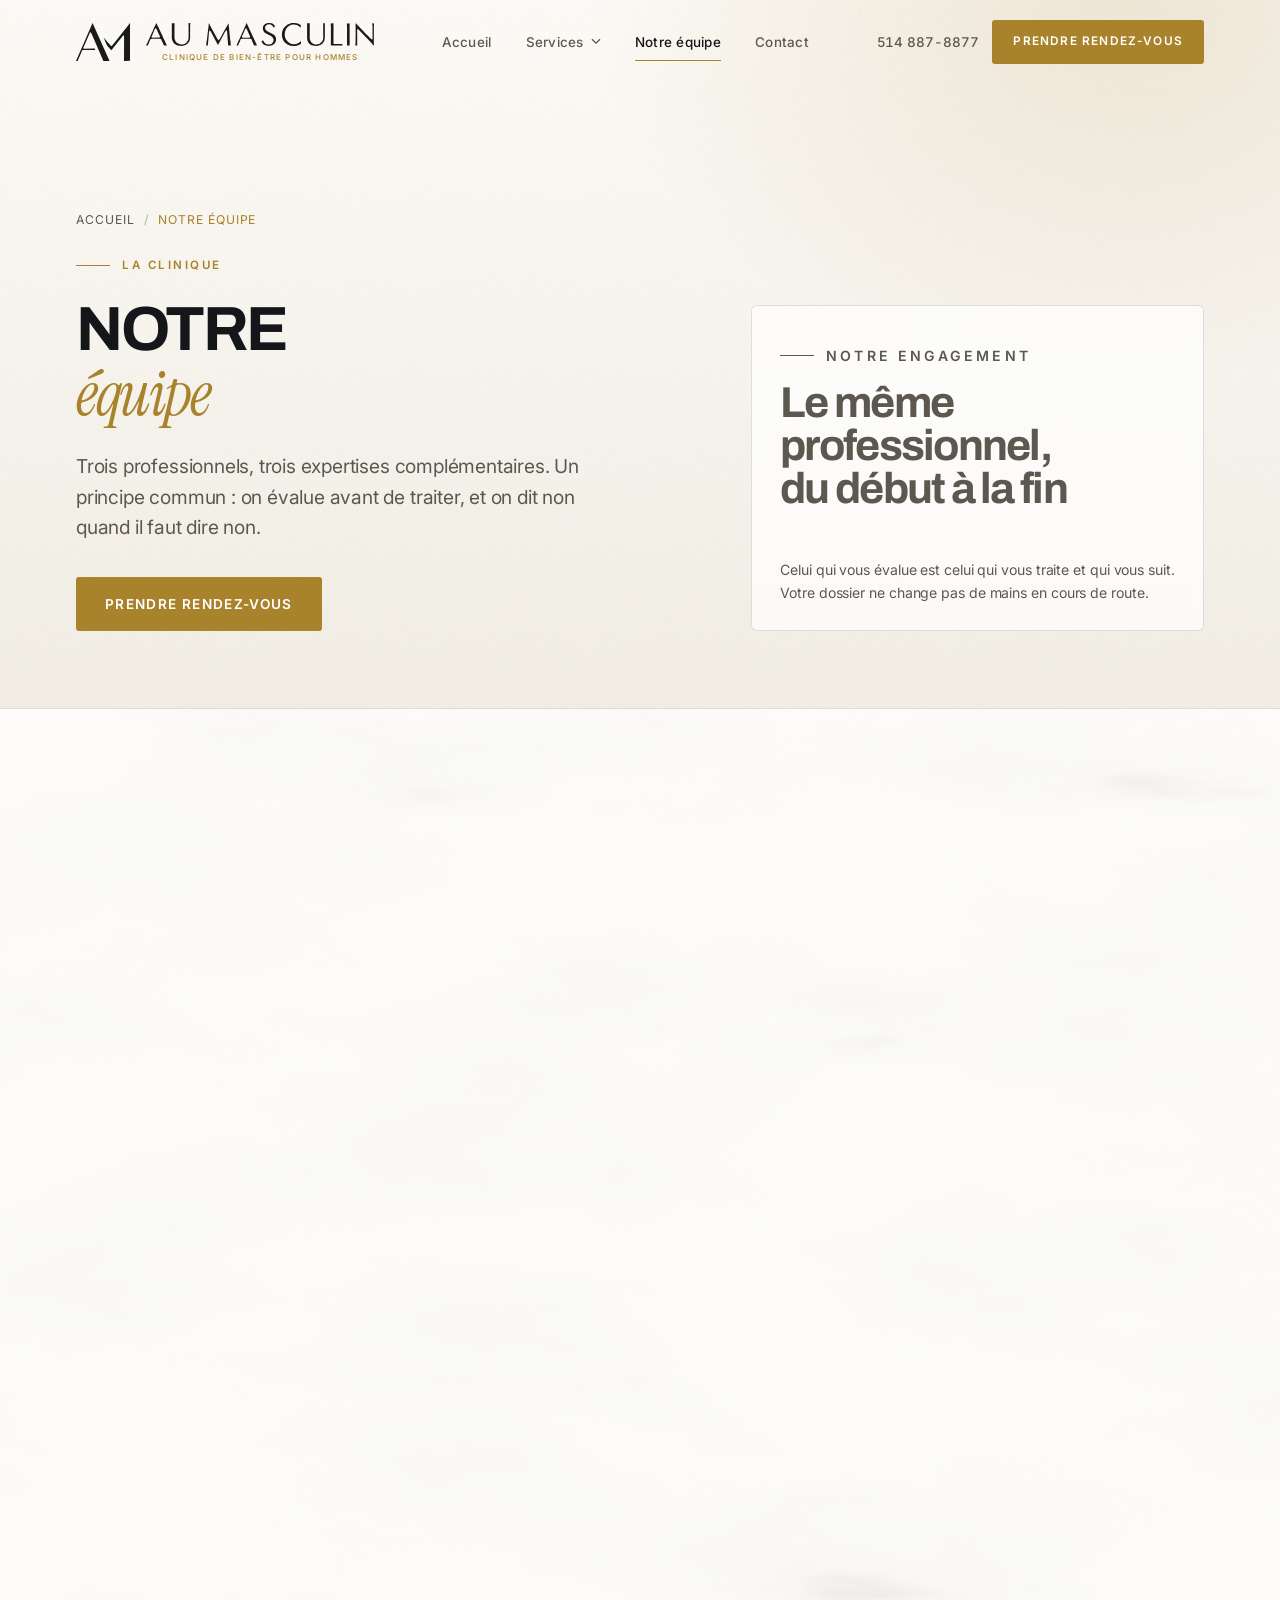
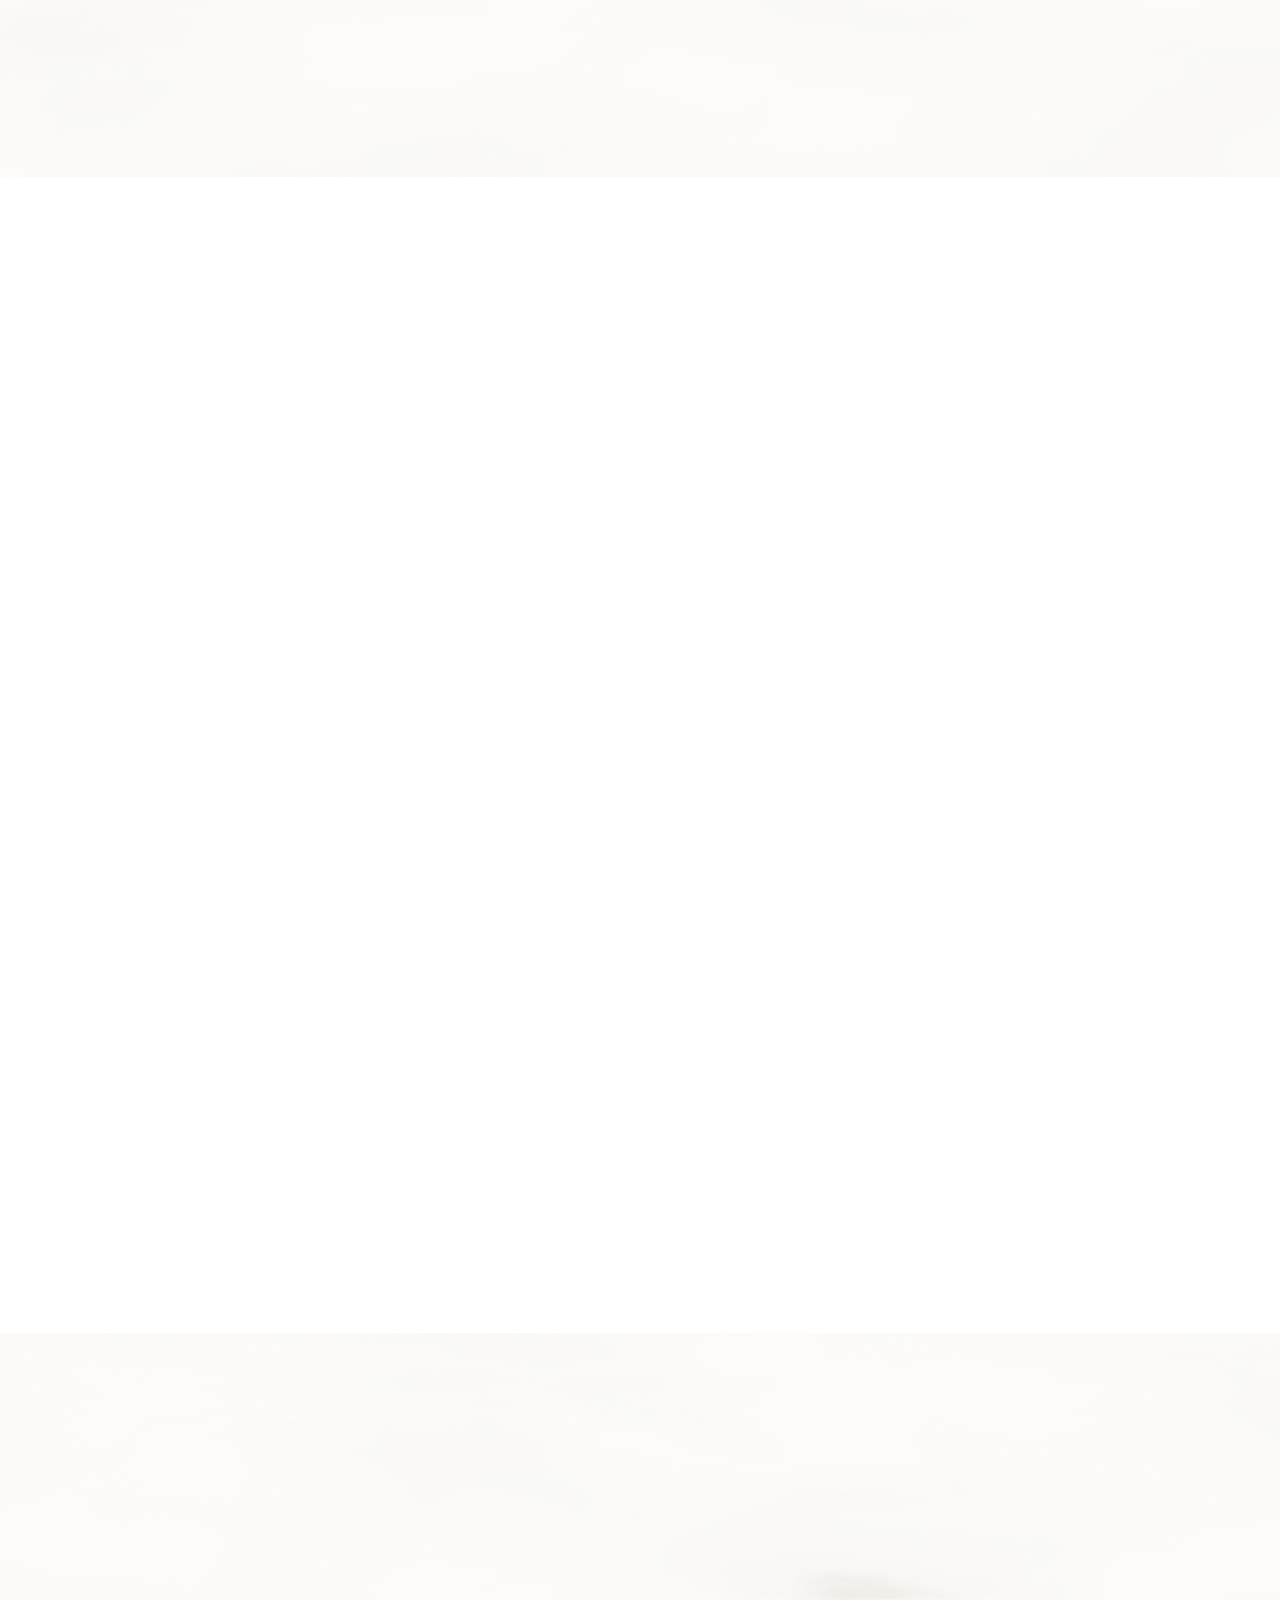
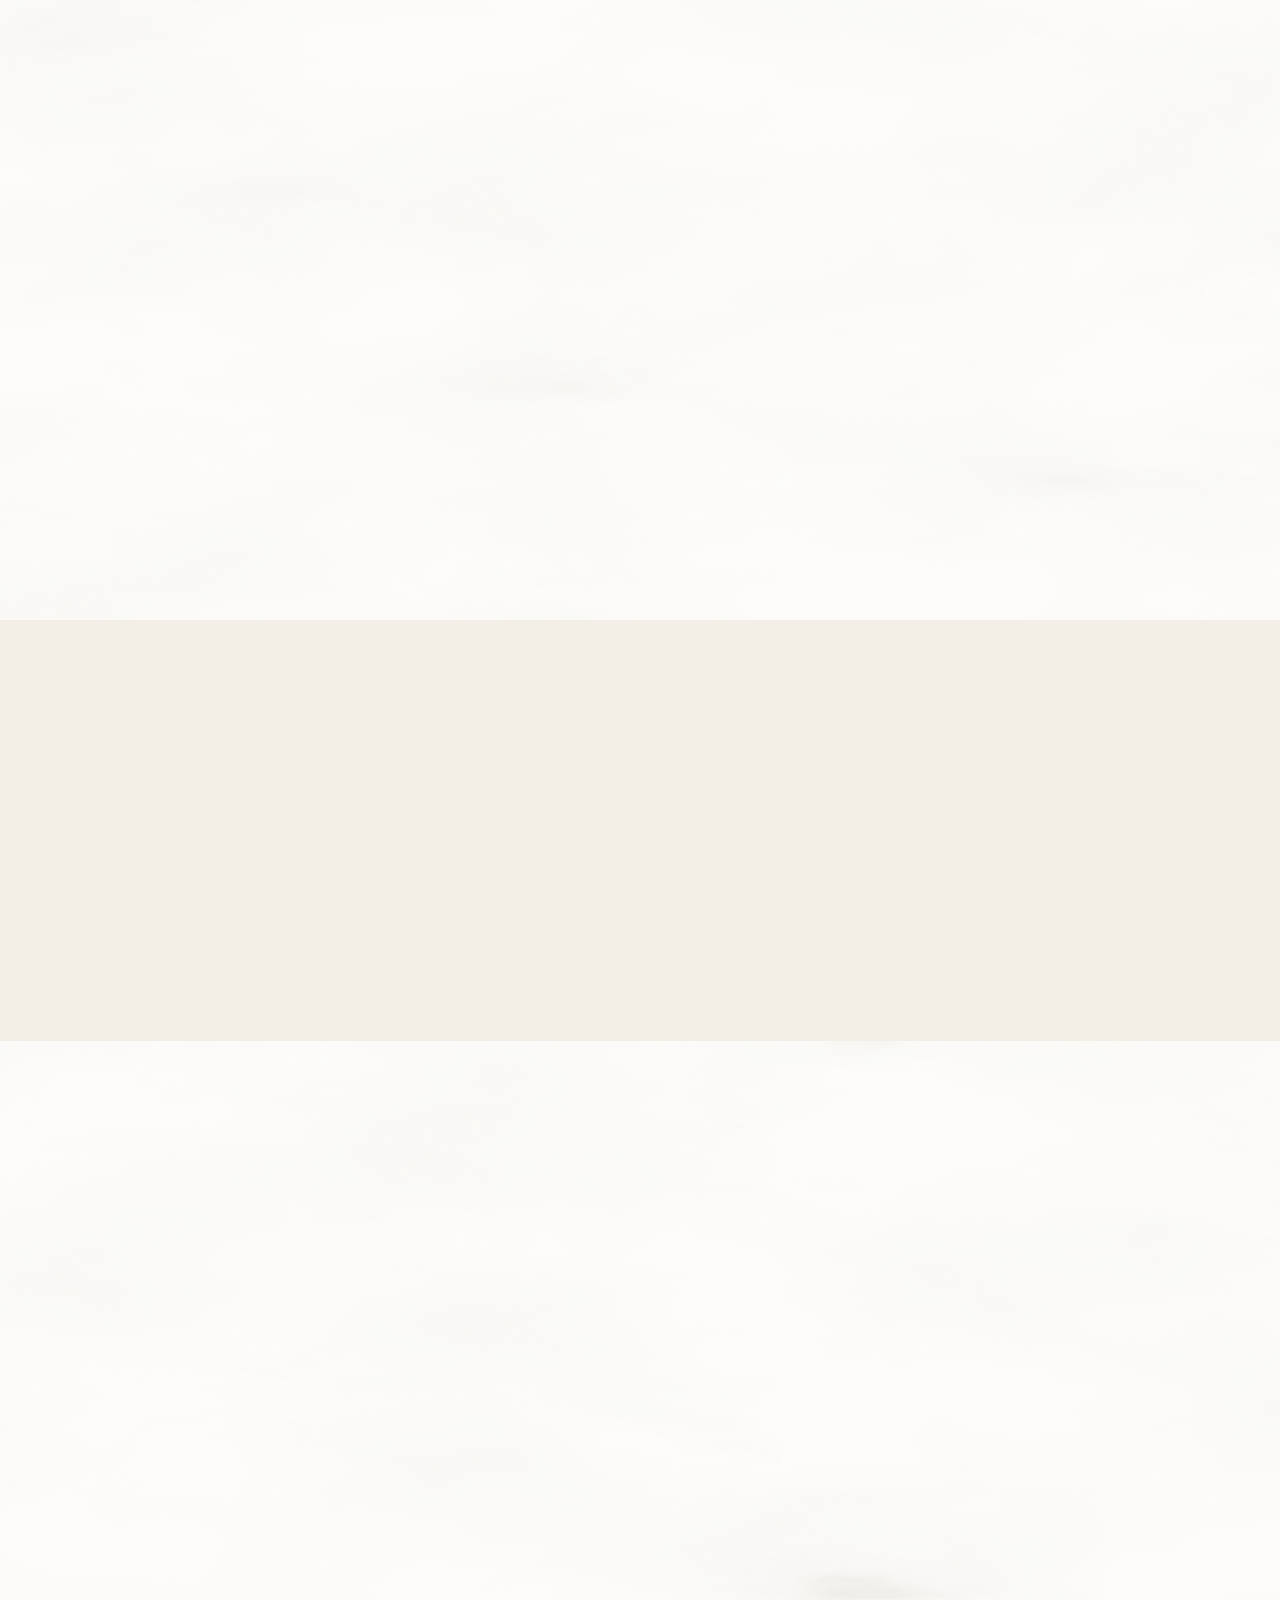
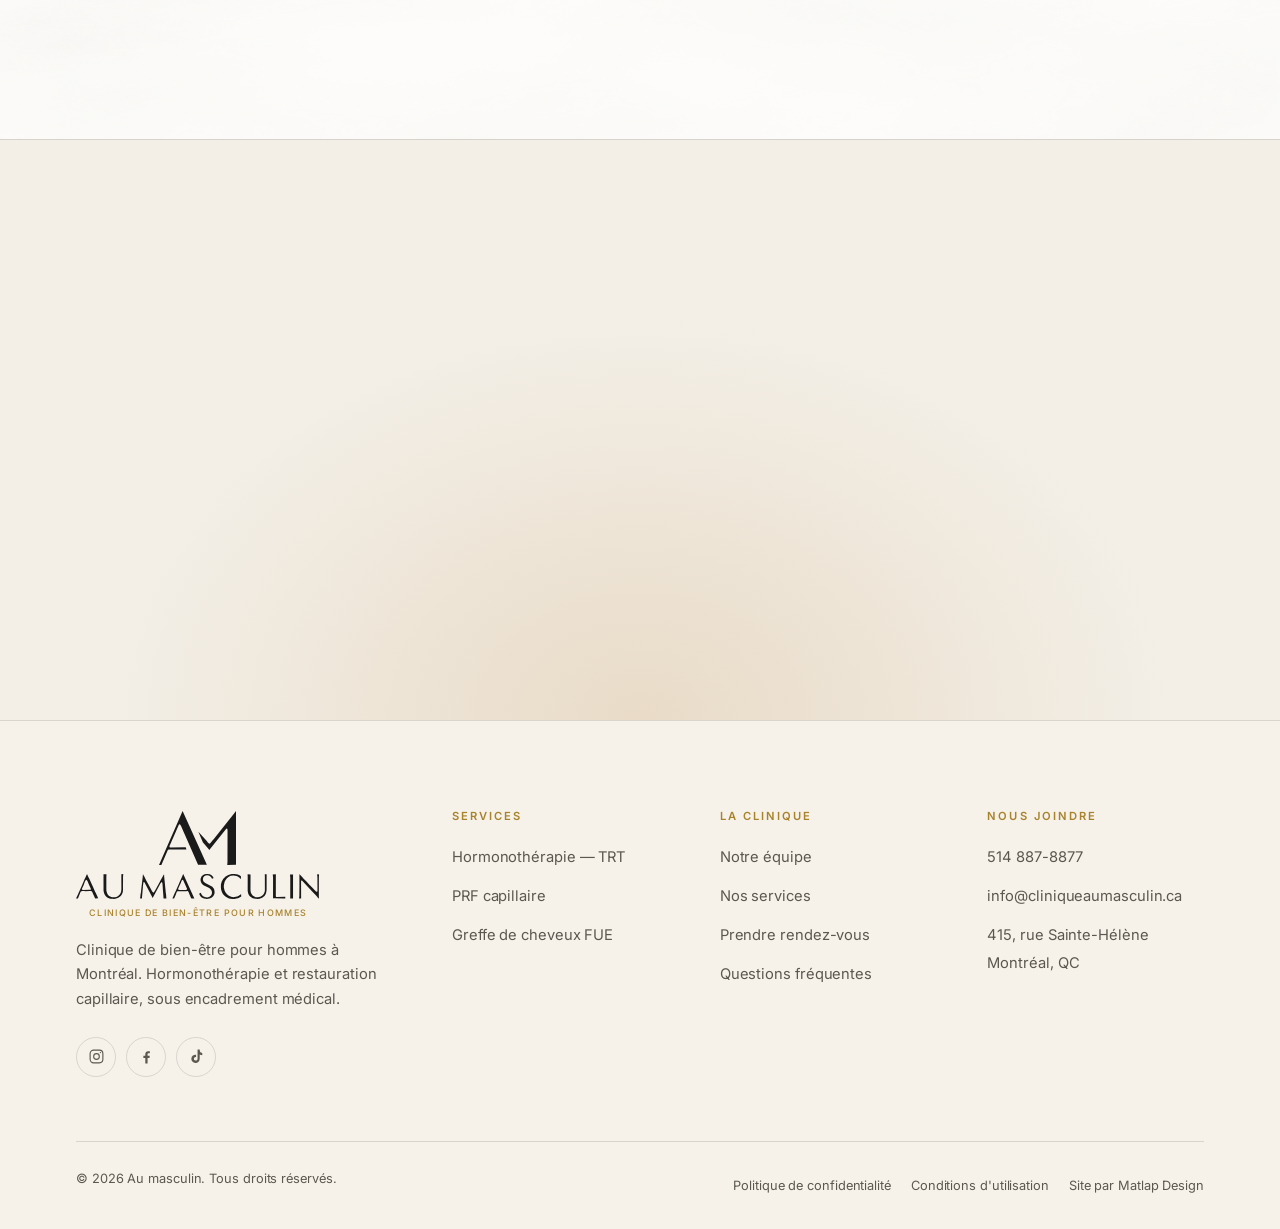
<file: equipe.html>
<!DOCTYPE html>
<html lang="fr-CA">
<head>
	<meta charset="UTF-8">
	<title>Notre équipe médicale | Au masculin — Montréal</title>
	<meta name="viewport" content="width=device-width, initial-scale=1.0">
	<meta name="description" content="Rencontrez l'équipe de la clinique Au masculin : Dr George Kannab-Ayda (hormonothérapie), Dr Juan Camilo Gomez-Izquierdo (greffe capillaire) et Martine Fortier, infirmière injectrice.">
	<meta name="author" content="Matlap Design">
	<meta name="robots" content="index, follow">
	<meta name="theme-color" content="#FAF8F4">
	<meta property="og:locale" content="fr_CA">
	<meta property="og:site_name" content="Au masculin">
	<meta property="og:type" content="article">
	<meta property="og:url" content="https://www.cliniqueaumasculin.ca/equipe">
	<meta property="og:title" content="Notre équipe médicale | Au masculin — Montréal">
	<meta property="og:description" content="Rencontrez l'équipe de la clinique Au masculin : Dr George Kannab-Ayda (hormonothérapie), Dr Juan Camilo Gomez-Izquierdo (greffe capillaire) et Martine Fortier, infirmière injectrice.">
	<meta property="og:image" content="https://www.cliniqueaumasculin.ca/assets/og-cover.jpg">
	<meta name="twitter:card" content="summary_large_image">
	<link rel="canonical" href="https://www.cliniqueaumasculin.ca/equipe">
	<link rel="icon" href="./assets/favicon.ico" sizes="32x32">
	<link rel="icon" type="image/svg+xml" href="./assets/favicon.svg">
	<link rel="apple-touch-icon" href="./assets/apple-touch-icon.png">
	<link rel="manifest" href="./site.webmanifest">
	<link rel="preconnect" href="https://fonts.googleapis.com">
	<link rel="preconnect" href="https://fonts.gstatic.com" crossorigin>
	<link rel="stylesheet" href="https://fonts.googleapis.com/css2?family=Archivo:wght@600;700;800&family=Inter:wght@400;500;600&family=Instrument+Serif:ital@0;1&display=swap">
	<link rel="stylesheet" href="./styles/styles.css">
	<link rel="stylesheet" href="./styles/mediaqueries.css">
	<script>document.documentElement.classList.add('js');</script>
	<script type="application/ld+json">
	{
		"@context": "https://schema.org",
		"@type": "MedicalClinic",
		"name": "Au masculin",
		"url": "https://www.cliniqueaumasculin.ca",
		"logo": "https://www.cliniqueaumasculin.ca/assets/logo-au-masculin.png",
		"employee": [
			{
				"@type": "Physician",
				"name": "Dr George Kannab-Ayda",
				"jobTitle": "Médecin — médecine esthétique",
				"openingHoursSpecification": {
			"@type": "OpeningHoursSpecification",
			"dayOfWeek": ["Monday", "Tuesday", "Wednesday", "Thursday", "Friday"],
			"opens": "09:00",
			"closes": "17:00"
		},
		"medicalSpecialty": "Endocrine",
				"worksFor": {
					"@type": "MedicalClinic",
					"name": "Au masculin"
				}
			},
			{
				"@type": "Physician",
				"name": "Dr Juan Camilo Gomez-Izquierdo",
				"jobTitle": "Médecin — greffe de cheveux FUE",
				"honorificSuffix": "MD, Ph. D., CCMF",
				"alumniOf": {
					"@type": "CollegeOrUniversity",
					"name": "Université McGill"
				},
				"knowsLanguage": [
					"fr",
					"en",
					"es",
					"it"
				],
				"worksFor": {
					"@type": "MedicalClinic",
					"name": "Au masculin"
				}
			},
			{
				"@type": "Person",
				"name": "Martine Fortier",
				"jobTitle": "Infirmière injectrice — médecine esthétique",
				"worksFor": {
					"@type": "MedicalClinic",
					"name": "Au masculin"
				}
			}
		]
	}
	</script>
</head>
<body>
	<a class="skip-link" href="#main">Aller au contenu</a>

	<!-- ============ EN-TÊTE ============ -->
	<header class="site-header">
		<div class="wrap header-inner">
			<a href="./" class="brand" aria-label="Au masculin — accueil">
				<img class="brand-mark" src="./assets/logo-monogramme.svg" alt="" width="499" height="349">
				<span class="brand-word"><img class="brand-name" src="./assets/logo-mot-signe.svg" alt="Au masculin" width="1569" height="160"><small>Clinique de bien-être pour hommes</small></span>
			</a>

			<nav aria-label="Navigation principale">
				<ul class="nav">
					<li class="nav-item"><a class="nav-link" href="./">Accueil</a></li>
					<li class="nav-item has-dd">
						<a class="nav-link" href="./#services" aria-expanded="false">
							Services
							<svg class="caret" width="10" height="7" viewBox="0 0 10 7" fill="none" aria-hidden="true"><path d="M1 1.2 5 5.2l4-4" stroke="currentColor" stroke-width="1.3"/></svg>
						</a>
						<div class="dd">
							<a class="dd-link" href="./hormonotherapie"><strong>Hormonothérapie — TRT</strong><span>Retrouver énergie, libido et concentration</span></a>
							<a class="dd-link" href="./prf-capillaire"><strong>PRF capillaire</strong><span>Densifier et ralentir la chute de cheveux</span></a>
							<a class="dd-link" href="./greffe-de-cheveux"><strong>Greffe de cheveux FUE</strong><span>Restauration permanente, sans cicatrice linéaire</span></a>
						</div>
					</li>
					<li class="nav-item"><a class="nav-link" href="./equipe" aria-current="page">Notre équipe</a></li>
					<li class="nav-item"><a class="nav-link" href="./contact">Contact</a></li>
				</ul>
			</nav>

			<div class="header-cta">
				<a class="header-tel" href="tel:+15148878877">514&nbsp;887-8877</a>
				<a class="btn btn--sm" href="./contact">Prendre rendez-vous</a>
				<button class="burger" type="button" aria-expanded="false" aria-controls="drawer" aria-label="Ouvrir le menu">
					<span></span><span></span><span></span>
				</button>
			</div>
		</div>
	</header>

	<div class="drawer" id="drawer" aria-hidden="true">
		<ul class="drawer-nav">
			<li><a href="./">Accueil</a></li>
			<li>
				<a href="./hormonotherapie">Services</a>
				<ul class="drawer-sub">
					<li><a href="./hormonotherapie">Hormonothérapie — TRT</a></li>
					<li><a href="./prf-capillaire">PRF capillaire</a></li>
					<li><a href="./greffe-de-cheveux">Greffe de cheveux FUE</a></li>
				</ul>
			</li>
			<li><a href="./equipe">Notre équipe</a></li>
			<li><a href="./contact">Contact</a></li>
		</ul>
		<div class="drawer-foot">
			<a class="btn" href="./contact">Prendre rendez-vous</a>
			<a class="header-tel" href="tel:+15148878877">514 887-8877</a>
		</div>
	</div>

	<main id="main">

		<!-- ============ HÉROS ============ -->
		<section class="pagehero">
			<div class="hero-bg" aria-hidden="true"></div>
			<div class="wrap">
				<ol class="crumbs">
					<li><a href="./">Accueil</a></li>
					<li aria-current="page">Notre équipe</li>
				</ol>

				<div class="pagehero-inner">
					<div>
						<p class="eyebrow">La clinique</p>
						<h1 class="h-lg">Notre<br><em>équipe</em></h1>
						<p class="lead">Trois professionnels, trois expertises complémentaires. Un principe commun : on évalue avant de traiter, et on dit non quand il faut dire non.</p>
						<div class="btn-row mt-3">
							<a class="btn" href="./contact">Prendre rendez-vous</a>
						</div>
					</div>

					<aside class="hero-price">
						<p class="eyebrow">Notre engagement</p>
						<p class="amount amount--text">Le même<br>professionnel,<br>du début à la fin</p>
						<p>Celui qui vous évalue est celui qui vous traite et qui vous suit. Votre dossier ne change pas de mains en cours de route.</p>
					</aside>
				</div>
			</div>
		</section>

		<!-- ============ DR KANNAB-AYDA ============ -->
		<section class="section">
			<div class="wrap">
				<div class="split">
					<div class="split-media split-media--tall reveal">
						<img src="./assets/equipe-kannab-original.jpg" alt="Dr George Kannab-Ayda" width="1024" height="1449">
					</div>
					<div class="split-body reveal">
						<p class="eyebrow">Hormonothérapie</p>
						<h2 class="h-md">Dr George<br>Kannab-Ayda</h2>
						<p class="role-line">Médecin — médecine esthétique</p>

						<p class="mt-2">Dr George Kannab-Ayda est médecin à Montréal. Il exerce également en médecine esthétique, avec un intérêt particulier pour le rajeunissement du visage, les traitements injectables, le PRP, les traitements au laser et les soins médico-esthétiques non chirurgicaux.</p>
						<p>C'est lui qui prend en charge notre programme d'hormonothérapie. Son approche repose sur une évaluation médicale personnalisée, la sécurité du patient, le consentement éclairé et un plan de traitement adapté aux besoins et au profil médical de chaque personne.</p>
						<p>Avant tout traitement, une consultation médicale permet d'évaluer les attentes, les contre-indications, les risques, les limites et les options de traitement appropriées. Dr Kannab-Ayda privilégie une approche professionnelle, individualisée et orientée vers des résultats naturels.</p>

						<div class="member-tags">
							<span class="tag">Médecin</span>
							<span class="tag">Médecine esthétique</span>
							<span class="tag">Hormonothérapie TRT</span>
							<span class="tag">Injectables &amp; laser</span>
						</div>

						<div class="btn-row mt-3">
							<a class="btn btn--ghost" href="./hormonotherapie">Le programme d'hormonothérapie</a>
						</div>
					</div>
				</div>
			</div>
		</section>

		<!-- ============ DR GOMEZ-IZQUIERDO ============ -->
		<section class="section section--paper">
			<div class="wrap">
				<div class="split split--reverse">
					<div class="split-media split-media--tall reveal">
						<img src="./assets/equipe-gomez-original.jpg" alt="Dr Juan Camilo Gomez-Izquierdo" width="1200" height="1200">
					</div>
					<div class="split-body reveal">
						<p class="eyebrow">Greffe de cheveux FUE</p>
						<h2 class="h-md">Dr Juan Camilo<br>Gomez-Izquierdo</h2>
						<p class="role-line">MD, Ph.&nbsp;D. — CCMF, greffe de cheveux FUE</p>

						<p class="mt-2">C'est lui qui réalise nos greffes de cheveux — et c'est aussi lui qui assure votre suivi. Un seul médecin, du premier tracé de la ligne frontale jusqu'aux contrôles du douzième mois.</p>
						<p>Son parcours ne se résume pas à une formation en esthétique ajoutée à un diplôme de médecine. Plus de dix ans de formation et de pratique médicale, un doctorat en chirurgie expérimentale de l'Université McGill, une pratique en médecine familiale, et une production scientifique réelle — une quinzaine de publications revues par les pairs.</p>
						<p>Il est certifié par le Canadian Board of Aesthetic Medicine et a complété une formation esthétique avancée par l'entremise du Collège des médecins du Québec. À la clinique, sa pratique est consacrée à la greffe de cheveux FUE.</p>
						<p>Il parle français, anglais, espagnol et italien. Et il a la manie, héritée de la recherche, d'expliquer pourquoi il propose une chose plutôt qu'une autre — chiffres à l'appui.</p>

						<div class="member-tags">
							<span class="tag">MD, Ph.&nbsp;D.</span>
							<span class="tag">Université McGill</span>
							<span class="tag">CCMF</span>
							<span class="tag">Canadian Board of Aesthetic Medicine</span>
							<span class="tag">Greffe de cheveux FUE &amp; NeoGraft</span>
							<span class="tag">FR · EN · ES · IT</span>
						</div>

						<div class="btn-row mt-3">
							<a class="btn btn--ghost" href="./greffe-de-cheveux">La greffe de cheveux FUE</a>
						</div>
					</div>
				</div>
			</div>
		</section>

		<!-- ============ MARTINE FORTIER ============ -->
		<section class="section">
			<div class="wrap">
				<div class="split">
					<div class="split-media split-media--tall reveal">
						<img src="./assets/equipe-fortier-original.jpg" alt="Martine Fortier, infirmière injectrice" width="920" height="920">
					</div>
					<div class="split-body reveal">
						<p class="eyebrow">PRF capillaire</p>
						<h2 class="h-md">Martine<br>Fortier</h2>
						<p class="role-line">Infirmière injectrice — médecine esthétique</p>

						<p class="mt-2">Martine Fortier réalise nos injections de PRF capillaire. Infirmière injectrice formée en médecine esthétique, elle travaille en collaboration directe avec nos médecins, dans le cadre des protocoles établis à la consultation.</p>
						<p>Ce qui distingue une bonne injectrice, ce n'est pas le produit qu'elle utilise — c'est sa lecture de l'anatomie, sa maîtrise de la profondeur et de la répartition, sa capacité à reconnaître et à gérer une complication, et son jugement sur le dosage.</p>

						<div class="member-tags">
							<span class="tag">Infirmière injectrice</span>
							<span class="tag">PRF capillaire</span>
						</div>

						<div class="btn-row mt-3">
							<a class="btn btn--ghost" href="./prf-capillaire">Le PRF capillaire</a>
						</div>
					</div>
				</div>
			</div>
		</section>

		<!-- ============ PHILOSOPHIE ============ -->
		<section class="section section--raised">
			<div class="wrap">
				<figure class="quote reveal">
					<blockquote>« Un traitement qu'on ne peut pas justifier, c'est un traitement qu'on ne devrait pas proposer. »</blockquote>
					<figcaption>La philosophie Au masculin</figcaption>
				</figure>
			</div>
		</section>

		<!-- ============ CE QUI NOUS ENCADRE ============ -->
		<section class="section">
			<div class="wrap">
				<div class="section-head section-head--center reveal">
					<p class="eyebrow eyebrow--center">Notre cadre de pratique</p>
					<h2 class="h-lg">Quatre règles<br>qu'on ne négocie pas</h2>
				</div>

				<div class="steps" data-stagger>
					<div class="step reveal">
						<h3>Évaluer avant de traiter</h3>
						<p>Bilan sanguin, examen du cuir chevelu : le diagnostic précède toujours l'ordonnance. Aucun traitement n'est vendu sur la base d'un questionnaire en ligne.</p>
					</div>
					<div class="step reveal">
						<h3>Consentement éclairé</h3>
						<p>Vous connaissez les bénéfices attendus, les risques, les limites, les alternatives et le coût réel avant de décider. Vous ne signez jamais le jour même sous pression.</p>
					</div>
					<div class="step reveal">
						<h3>Dire non quand il faut</h3>
						<p>Certains patients ne sont pas admissibles, d'autres consultent trop tôt ou trop tard. On vous le dira, avec la raison — même si ça nous coûte une vente.</p>
					</div>
					<div class="step reveal">
						<h3>Assurer le suivi</h3>
						<p>Un traitement sans suivi n'est pas un traitement. Ajustements de dosage, contrôles sanguins, bilans photographiques : la suite fait partie du service.</p>
					</div>
				</div>
			</div>
		</section>

		<!-- ============ APPEL À L'ACTION ============ -->
		<section class="section cta">
			<div class="wrap">
				<div class="reveal">
					<p class="eyebrow eyebrow--center">Prochaine étape</p>
					<h2>Parlons de<br><em>votre dossier.</em></h2>
					<p class="lead">Une consultation, un diagnostic, un plan. Vous décidez ensuite — et pas avant.</p>
					<div class="btn-row">
						<a class="btn" href="./contact">Prendre rendez-vous</a>
						<a class="btn btn--ghost" href="tel:+15148878877">514&nbsp;887-8877</a>
					</div>
				</div>
			</div>
		</section>

	</main>
	<!-- ============ PIED DE PAGE ============ -->
	<footer class="site-footer">
		<div class="wrap">
			<div class="footer-top">
				<div class="footer-brand">
					<a href="./" class="brand brand--stack">
						<img class="brand-mark" src="./assets/logo-monogramme.svg" alt="" width="499" height="349">
						<span class="brand-word"><img class="brand-name" src="./assets/logo-mot-signe.svg" alt="Au masculin" width="1569" height="160"><small>Clinique de bien-être pour hommes</small></span>
					</a>
					<p>Clinique de bien-être pour hommes à Montréal. Hormonothérapie et restauration capillaire, sous encadrement médical.</p>
					<div class="socials">
						<a href="#" aria-label="Instagram"><svg viewBox="0 0 24 24" fill="none" stroke="currentColor" stroke-width="1.6"><rect x="3" y="3" width="18" height="18" rx="5"/><circle cx="12" cy="12" r="4"/><circle cx="17.5" cy="6.5" r="1" fill="currentColor" stroke="none"/></svg></a>
						<a href="#" aria-label="Facebook"><svg viewBox="0 0 24 24" fill="currentColor"><path d="M13.5 22v-8h2.7l.4-3.1h-3.1V8.9c0-.9.25-1.5 1.55-1.5h1.65V4.6c-.3 0-1.3-.1-2.4-.1-2.4 0-4 1.45-4 4.1v2.3H7.6V14h2.7v8h3.2Z"/></svg></a>
						<a href="#" aria-label="TikTok"><svg viewBox="0 0 24 24" fill="currentColor"><path d="M16.5 2h-3v13.2a2.6 2.6 0 1 1-2.1-2.55V9.5a5.9 5.9 0 1 0 5.1 5.85V9.1a6.7 6.7 0 0 0 3.6 1.05V7.1a3.9 3.9 0 0 1-3.6-3.9V2Z"/></svg></a>
					</div>
				</div>

				<nav class="footer-col" aria-label="Services">
					<h4>Services</h4>
					<ul>
						<li><a href="./hormonotherapie">Hormonothérapie — TRT</a></li>
						<li><a href="./prf-capillaire">PRF capillaire</a></li>
						<li><a href="./greffe-de-cheveux">Greffe de cheveux FUE</a></li>
					</ul>
				</nav>

				<nav class="footer-col" aria-label="La clinique">
					<h4>La clinique</h4>
					<ul>
						<li><a href="./equipe">Notre équipe</a></li>
						<li><a href="./#services">Nos services</a></li>
						<li><a href="./contact">Prendre rendez-vous</a></li>
						<li><a href="./contact#faq">Questions fréquentes</a></li>
					</ul>
				</nav>

				<div class="footer-col">
					<h4>Nous joindre</h4>
					<ul>
						<li><a href="tel:+15148878877">514 887-8877</a></li>
						<li><a href="mailto:info@cliniqueaumasculin.ca">info@cliniqueaumasculin.ca</a></li>
						<li><a href="./contact">415, rue Sainte-Hélène<br>Montréal, QC</a></li>
					</ul>
				</div>
			</div>

			<div class="footer-bottom">
				<p>© <span data-year>2026</span> Au masculin. Tous droits réservés.</p>
				<div class="footer-legal">
					<a href="./contact">Politique de confidentialité</a>
					<a href="./contact">Conditions d'utilisation</a>
					<span>Site par <a href="https://matlap.ca" rel="noopener">Matlap Design</a></span>
				</div>
			</div>
		</div>
	</footer>

	<script src="./scripts/script.js" defer></script>
</body>
</html>
</file>
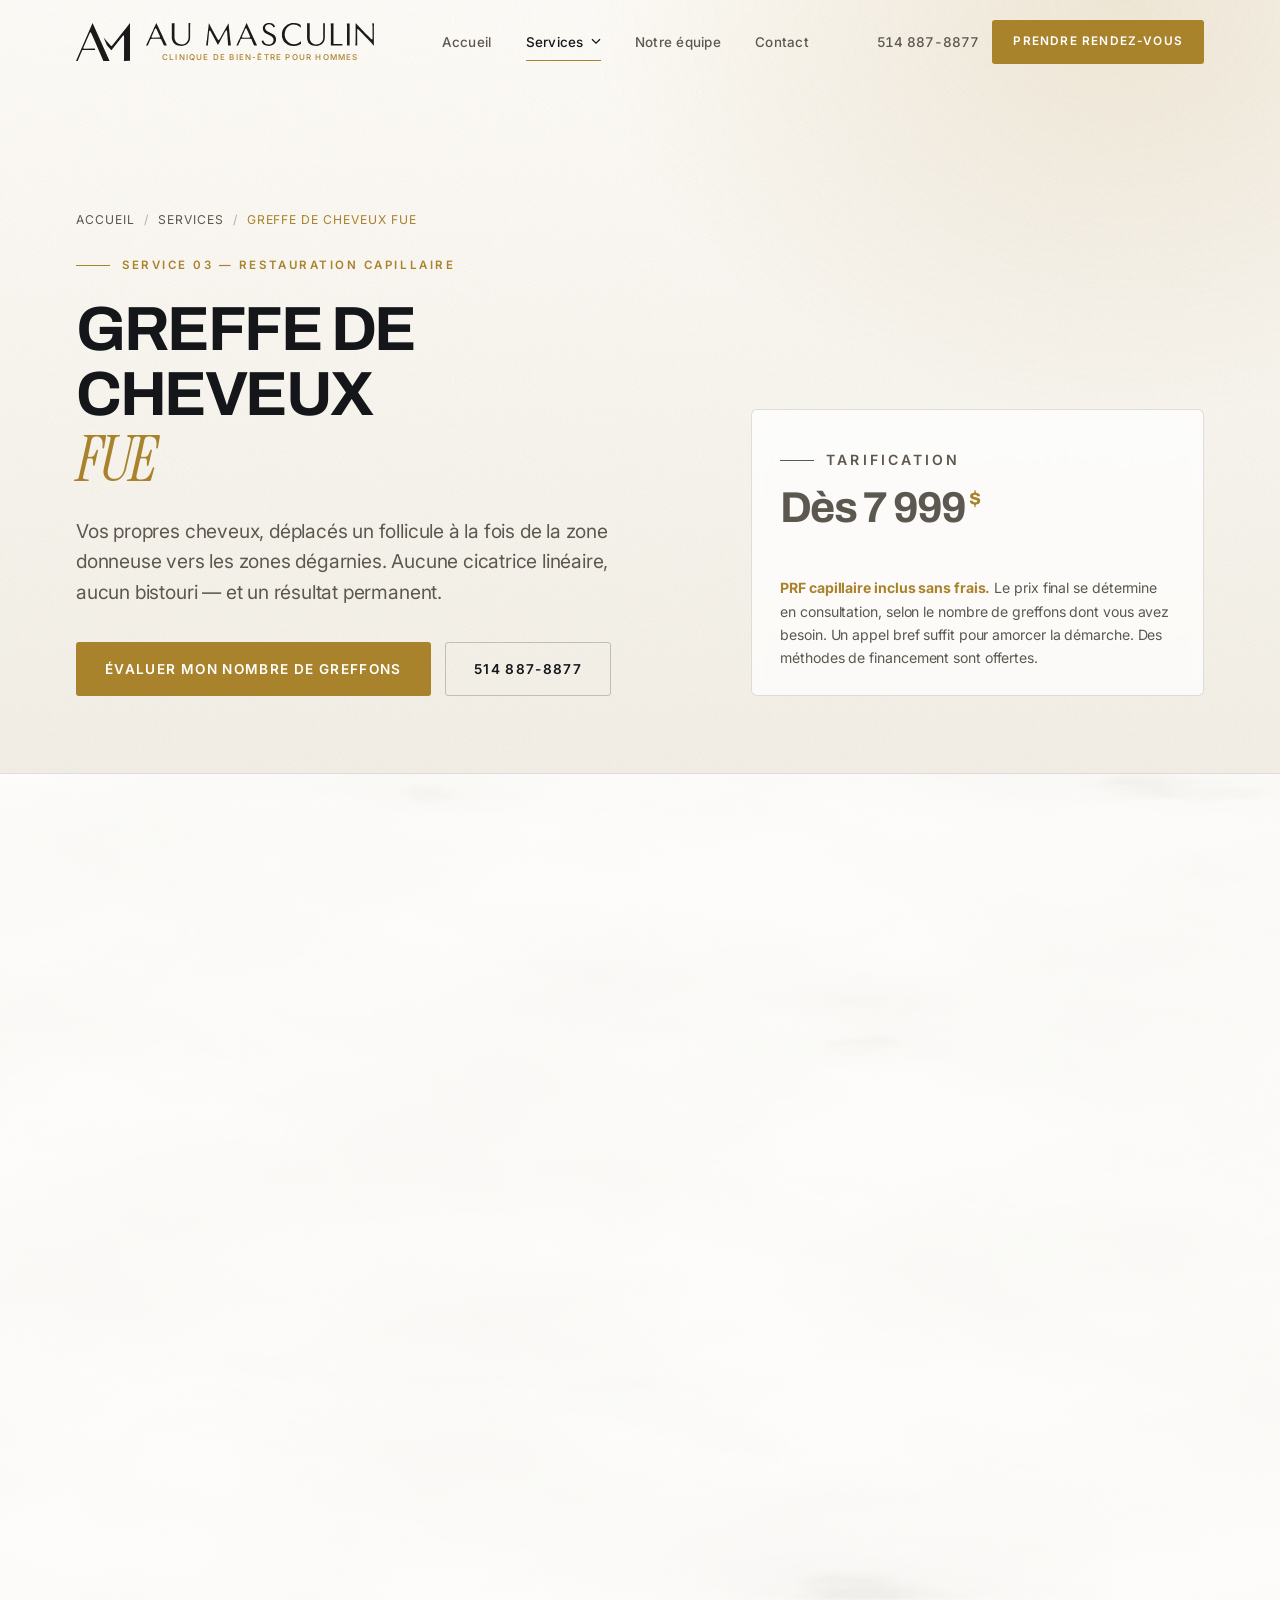
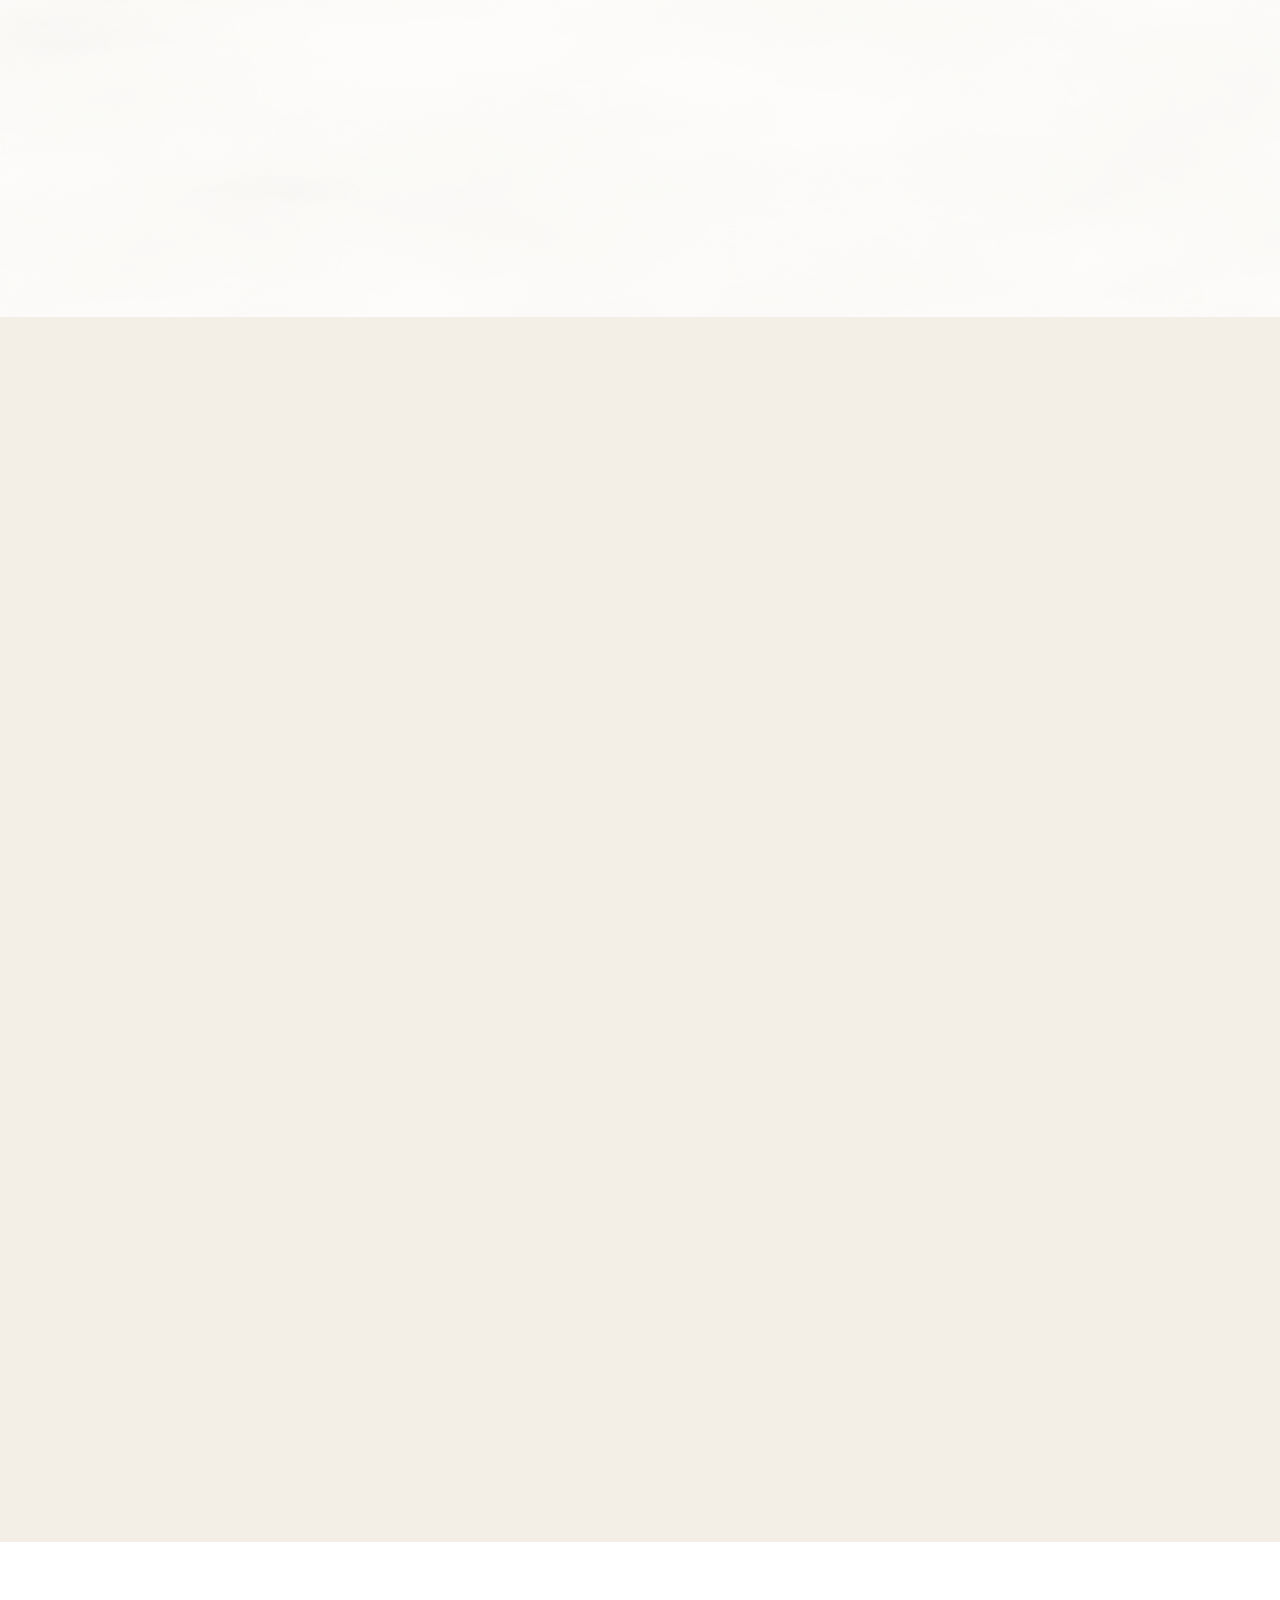
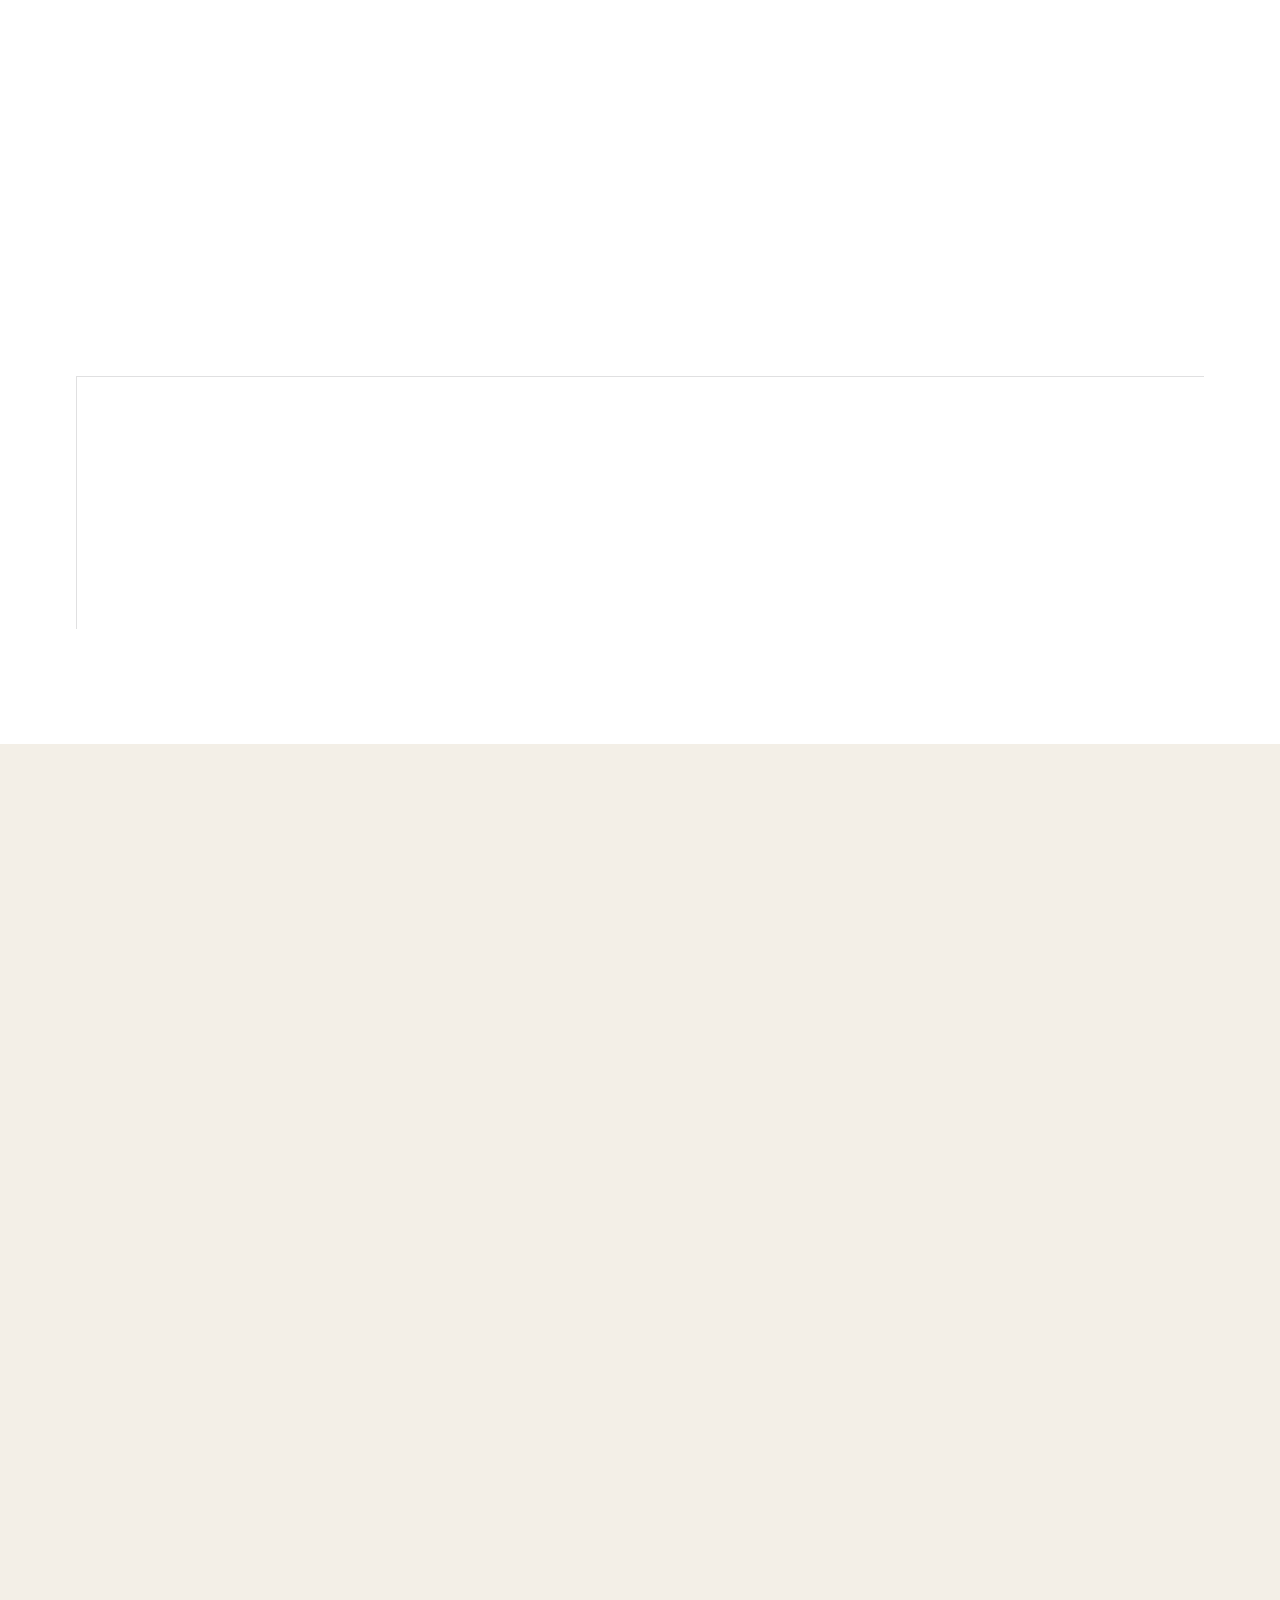
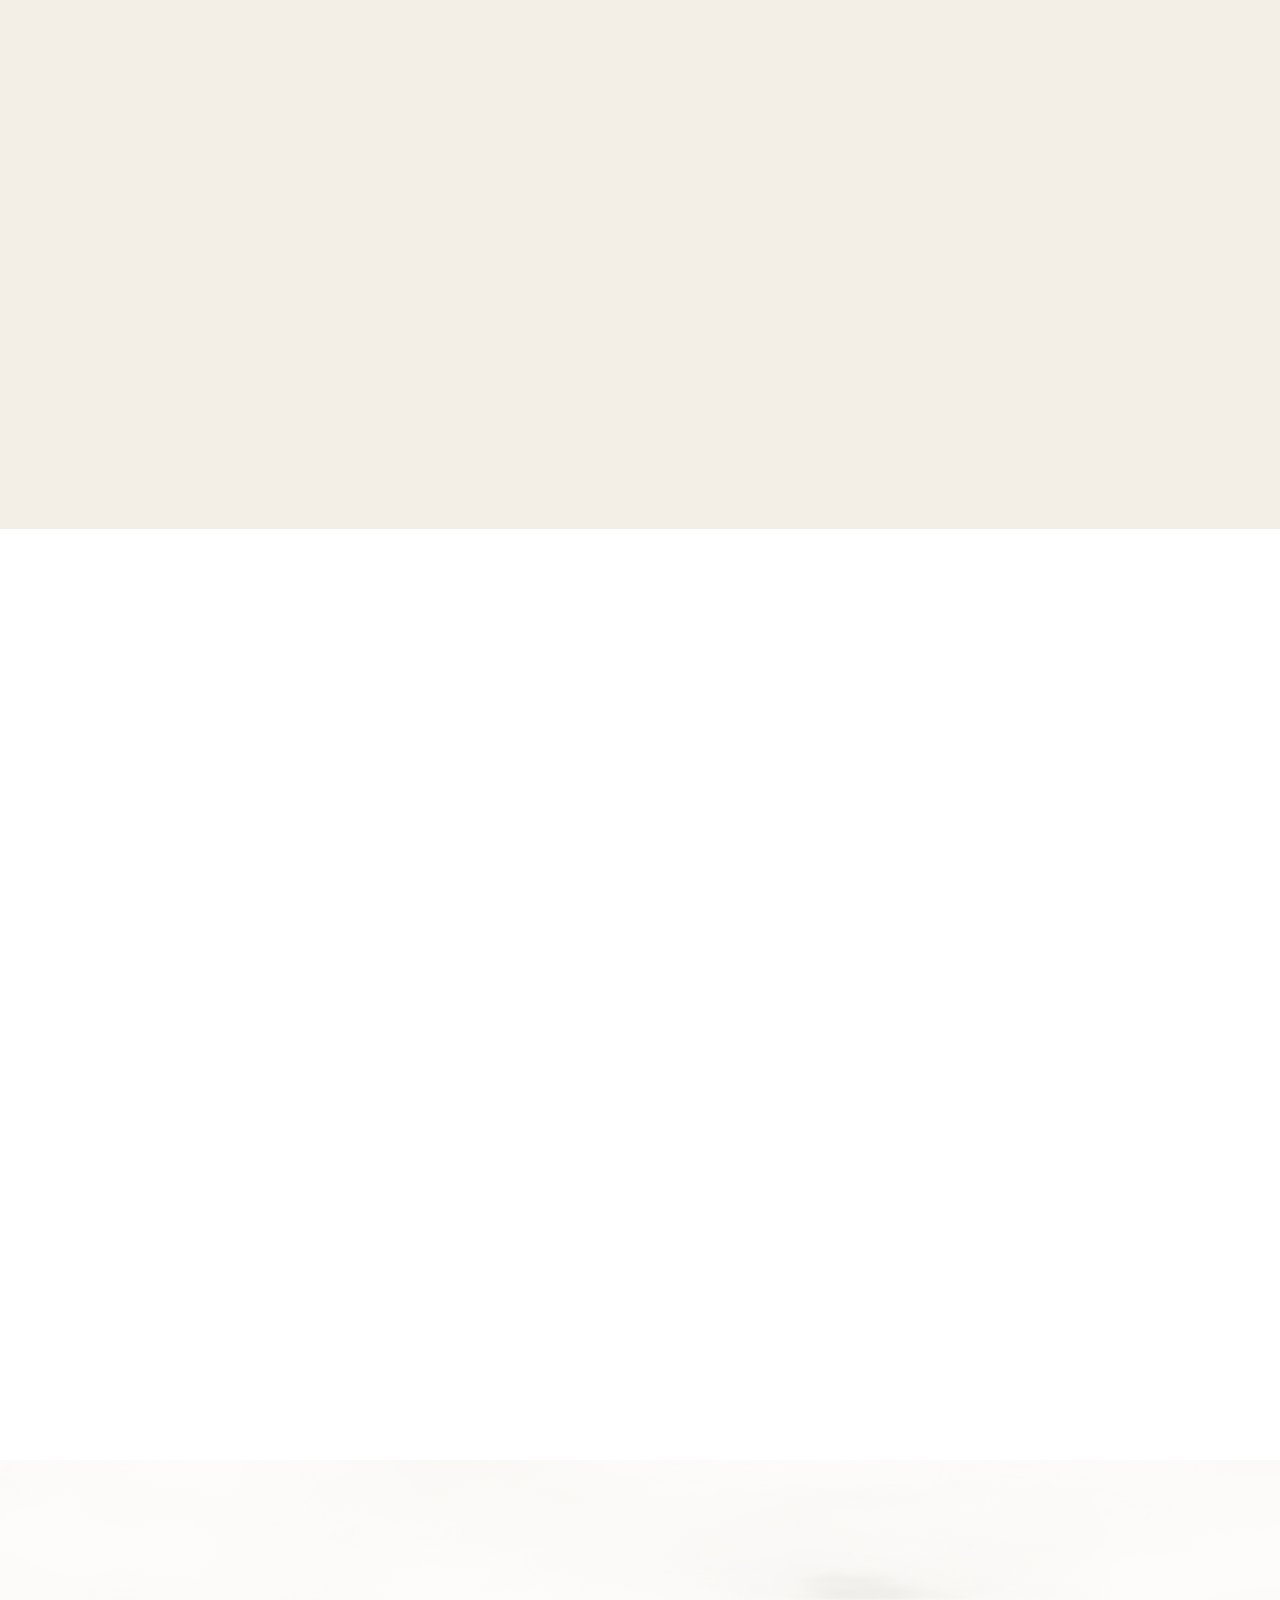
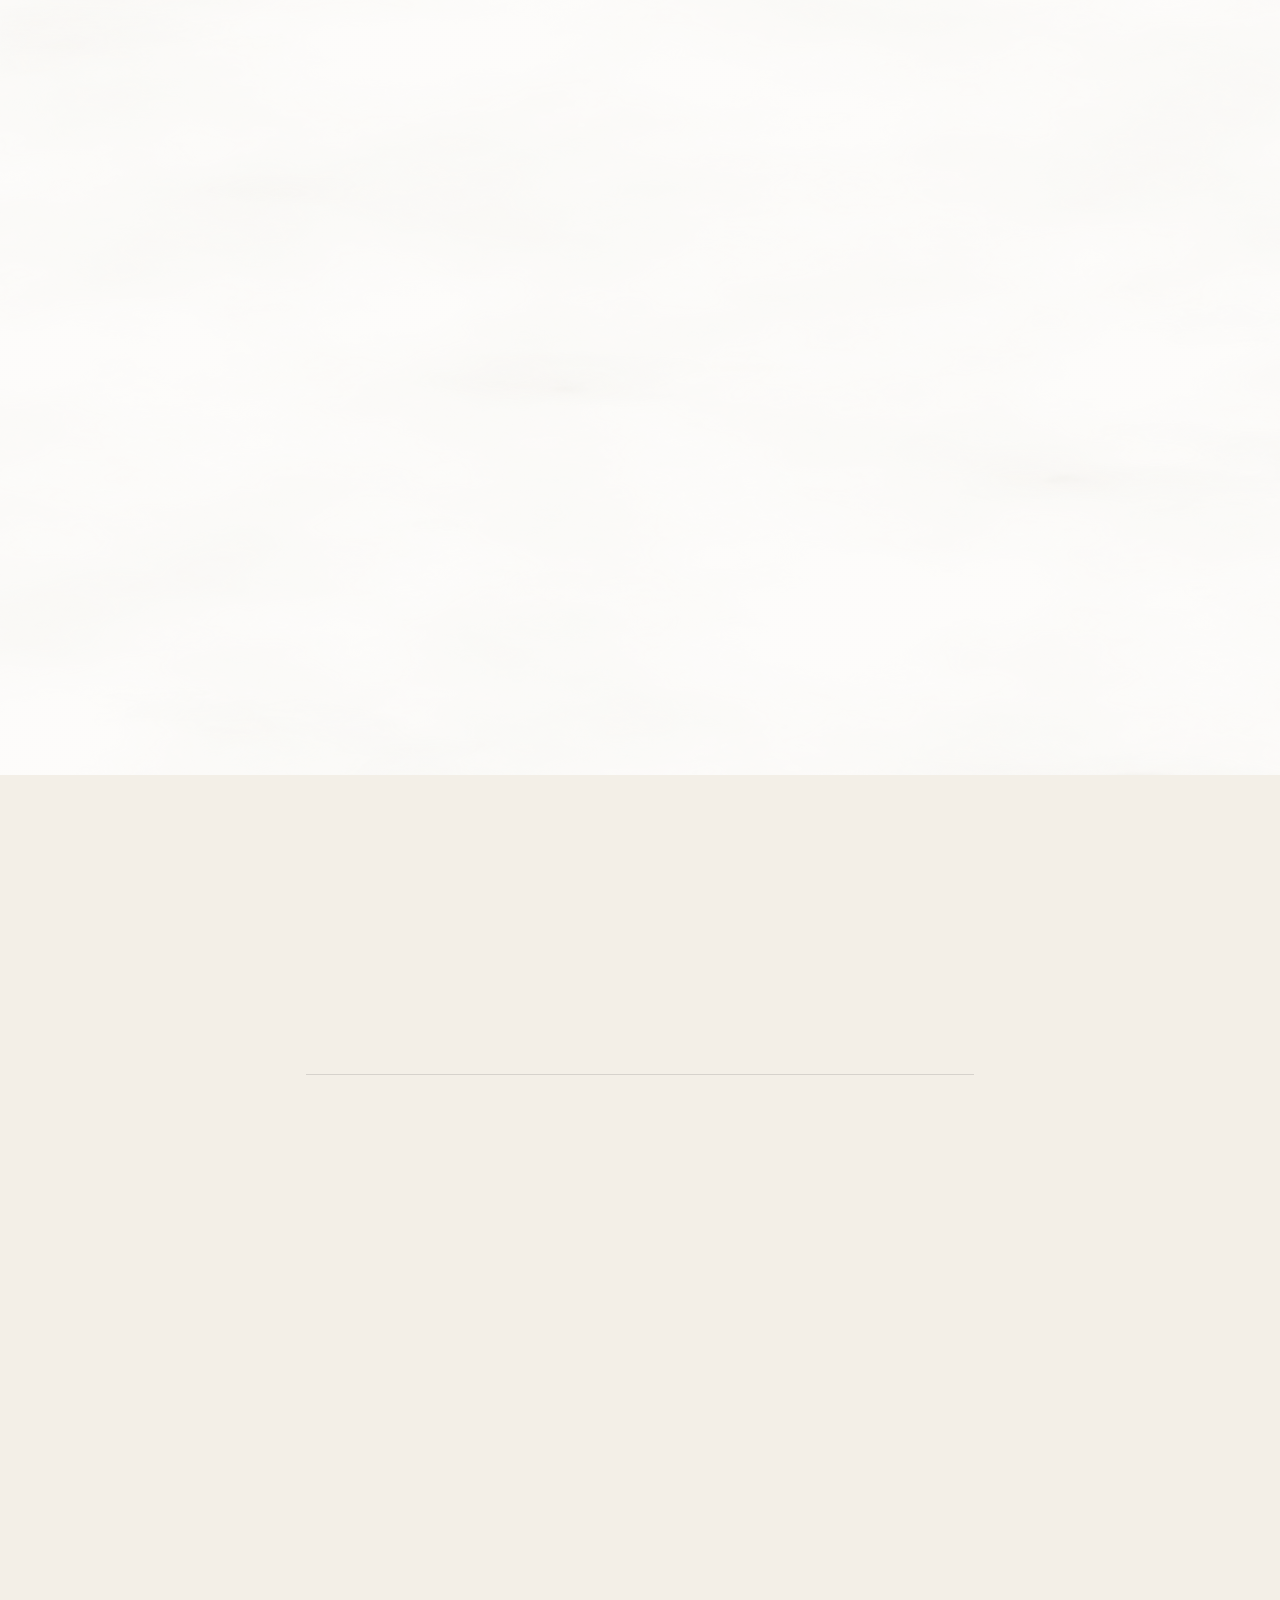
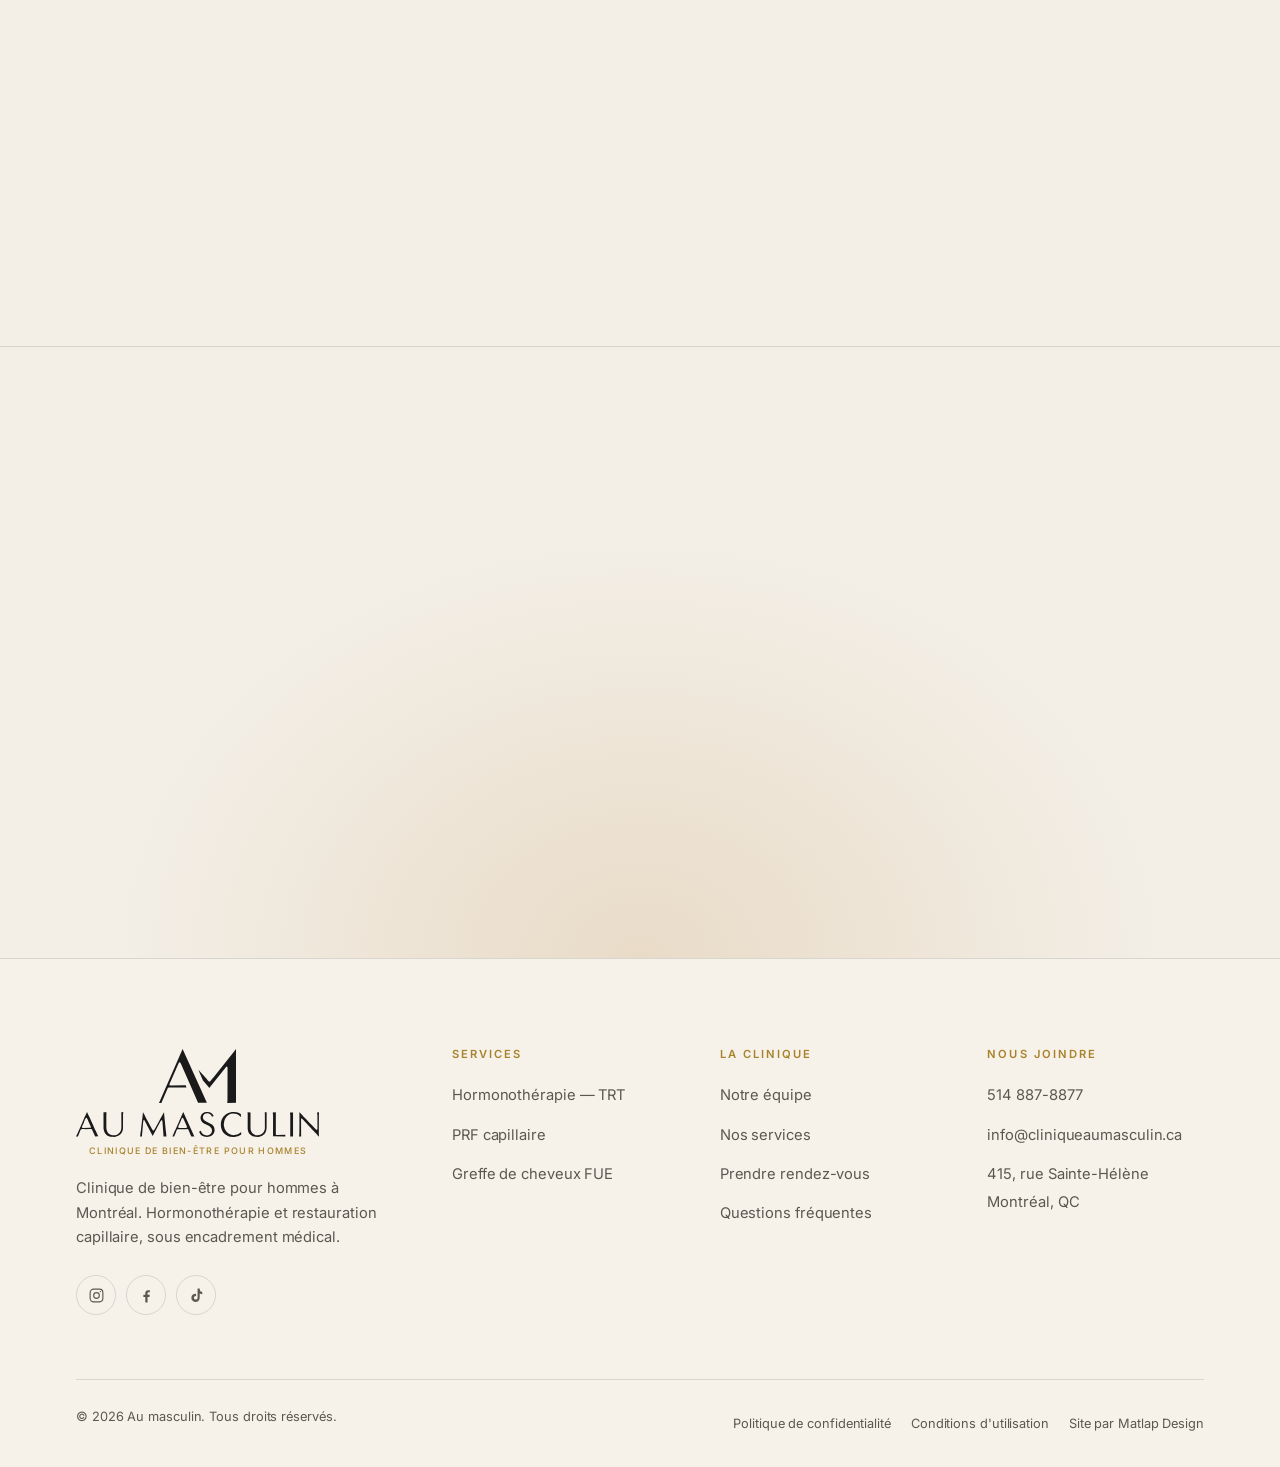
<file: greffe-de-cheveux.html>
<!DOCTYPE html>
<html lang="fr-CA">
<head>
	<meta charset="UTF-8">
	<title>Greffe de cheveux FUE à Montréal | Au masculin</title>
	<meta name="viewport" content="width=device-width, initial-scale=1.0">
	<meta name="description" content="Greffe de cheveux FUE avec NeoGraft à Montréal : à partir de 7 999 $, PRF capillaire inclus sans frais, sans cicatrice linéaire, résultat permanent. Financement offert.">
	<meta name="author" content="Matlap Design">
	<meta name="robots" content="index, follow">
	<meta name="theme-color" content="#FAF8F4">
	<meta property="og:locale" content="fr_CA">
	<meta property="og:site_name" content="Au masculin">
	<meta property="og:type" content="article">
	<meta property="og:url" content="https://www.cliniqueaumasculin.ca/greffe-de-cheveux">
	<meta property="og:title" content="Greffe de cheveux FUE à Montréal | Au masculin">
	<meta property="og:description" content="Greffe de cheveux FUE avec NeoGraft à Montréal : à partir de 7 999 $, PRF capillaire inclus sans frais, sans cicatrice linéaire, résultat permanent. Financement offert.">
	<meta property="og:image" content="https://www.cliniqueaumasculin.ca/assets/greffe-avant-apres.jpg">
	<meta name="twitter:card" content="summary_large_image">
	<link rel="canonical" href="https://www.cliniqueaumasculin.ca/greffe-de-cheveux">
	<link rel="icon" href="./assets/favicon.ico" sizes="32x32">
	<link rel="icon" type="image/svg+xml" href="./assets/favicon.svg">
	<link rel="apple-touch-icon" href="./assets/apple-touch-icon.png">
	<link rel="manifest" href="./site.webmanifest">
	<link rel="preconnect" href="https://fonts.googleapis.com">
	<link rel="preconnect" href="https://fonts.gstatic.com" crossorigin>
	<link rel="stylesheet" href="https://fonts.googleapis.com/css2?family=Archivo:wght@600;700;800&family=Inter:wght@400;500;600&family=Instrument+Serif:ital@0;1&display=swap">
	<link rel="stylesheet" href="./styles/styles.css">
	<link rel="stylesheet" href="./styles/mediaqueries.css">
	<script>document.documentElement.classList.add('js');</script>
	<script type="application/ld+json">
	{
		"@context": "https://schema.org",
		"@type": "MedicalProcedure",
		"name": "Greffe de cheveux FUE",
		"alternateName": "Follicular Unit Extraction",
		"description": "Greffe capillaire par extraction d'unités folliculaires (FUE) assistée par NeoGraft, avec implantation manuelle par le médecin. À partir de 7 999 $, PRF capillaire inclus sans frais ; le prix final est déterminé en consultation, selon le nombre de greffons requis.",
		"bodyLocation": "Cuir chevelu",
		"procedureType": "https://schema.org/SurgicalProcedure",
		"provider": { "@type": "MedicalClinic", "name": "Au masculin", "url": "https://www.cliniqueaumasculin.ca" }
	}
	</script>
	<script type="application/ld+json">
	{
		"@context": "https://schema.org",
		"@type": "FAQPage",
		"mainEntity": [
			{ "@type": "Question", "name": "Combien coûte une greffe de cheveux FUE ?", "acceptedAnswer": { "@type": "Answer", "text": "La greffe débute à 7 999 $ et comprend une séance de PRF capillaire sans frais. Le prix final est déterminé en consultation : il dépend du nombre de greffons dont vous avez besoin, évalué à l'examen. Des méthodes de financement sont offertes." } },
			{ "@type": "Question", "name": "La greffe de cheveux est-elle permanente ?", "acceptedAnswer": { "@type": "Answer", "text": "Oui. Les follicules prélevés dans la zone donneuse sont génétiquement insensibles à l'hormone responsable de la calvitie et conservent cette propriété après la greffe." } },
			{ "@type": "Question", "name": "Quand voit-on le résultat final d'une greffe de cheveux FUE ?", "acceptedAnswer": { "@type": "Answer", "text": "Le résultat définitif s'apprécie entre neuf et douze mois après l'opération, le temps que les cheveux greffés repoussent progressivement." } },
			{ "@type": "Question", "name": "Combien de temps d'arrêt faut-il prévoir ?", "acceptedAnswer": { "@type": "Answer", "text": "La plupart des patients reprennent leurs activités habituelles en quelques jours. L'enflure et les croûtes peuvent persister une à deux semaines." } }
		]
	}
	</script>
</head>
<body>
	<a class="skip-link" href="#main">Aller au contenu</a>

	<!-- ============ EN-TÊTE ============ -->
	<header class="site-header">
		<div class="wrap header-inner">
			<a href="./" class="brand" aria-label="Au masculin — accueil">
				<img class="brand-mark" src="./assets/logo-monogramme.svg" alt="" width="499" height="349">
				<span class="brand-word"><img class="brand-name" src="./assets/logo-mot-signe.svg" alt="Au masculin" width="1569" height="160"><small>Clinique de bien-être pour hommes</small></span>
			</a>

			<nav aria-label="Navigation principale">
				<ul class="nav">
					<li class="nav-item"><a class="nav-link" href="./">Accueil</a></li>
					<li class="nav-item has-dd">
						<a class="nav-link" href="./#services" aria-expanded="false" aria-current="page">
							Services
							<svg class="caret" width="10" height="7" viewBox="0 0 10 7" fill="none" aria-hidden="true"><path d="M1 1.2 5 5.2l4-4" stroke="currentColor" stroke-width="1.3"/></svg>
						</a>
						<div class="dd">
							<a class="dd-link" href="./hormonotherapie"><strong>Hormonothérapie — TRT</strong><span>Retrouver énergie, libido et concentration</span></a>
							<a class="dd-link" href="./prf-capillaire"><strong>PRF capillaire</strong><span>Densifier et ralentir la chute de cheveux</span></a>
							<a class="dd-link" href="./greffe-de-cheveux"><strong>Greffe de cheveux FUE</strong><span>Restauration permanente, sans cicatrice linéaire</span></a>
						</div>
					</li>
					<li class="nav-item"><a class="nav-link" href="./equipe">Notre équipe</a></li>
					<li class="nav-item"><a class="nav-link" href="./contact">Contact</a></li>
				</ul>
			</nav>

			<div class="header-cta">
				<a class="header-tel" href="tel:+15148878877">514&nbsp;887-8877</a>
				<a class="btn btn--sm" href="./contact">Prendre rendez-vous</a>
				<button class="burger" type="button" aria-expanded="false" aria-controls="drawer" aria-label="Ouvrir le menu">
					<span></span><span></span><span></span>
				</button>
			</div>
		</div>
	</header>

	<div class="drawer" id="drawer" aria-hidden="true">
		<ul class="drawer-nav">
			<li><a href="./">Accueil</a></li>
			<li>
				<a href="./hormonotherapie">Services</a>
				<ul class="drawer-sub">
					<li><a href="./hormonotherapie">Hormonothérapie — TRT</a></li>
					<li><a href="./prf-capillaire">PRF capillaire</a></li>
					<li><a href="./greffe-de-cheveux">Greffe de cheveux FUE</a></li>
				</ul>
			</li>
			<li><a href="./equipe">Notre équipe</a></li>
			<li><a href="./contact">Contact</a></li>
		</ul>
		<div class="drawer-foot">
			<a class="btn" href="./contact">Prendre rendez-vous</a>
			<a class="header-tel" href="tel:+15148878877">514 887-8877</a>
		</div>
	</div>

	<main id="main">

		<!-- ============ HÉROS ============ -->
		<section class="pagehero">
			<div class="hero-bg" aria-hidden="true"></div>
			<div class="wrap">
				<ol class="crumbs">
					<li><a href="./">Accueil</a></li>
					<li><a href="./#services">Services</a></li>
					<li aria-current="page">Greffe de cheveux FUE</li>
				</ol>

				<div class="pagehero-inner">
					<div>
						<p class="eyebrow">Service 03 — Restauration capillaire</p>
						<h1 class="h-lg">Greffe de cheveux<br><em>FUE</em></h1>
						<p class="lead">Vos propres cheveux, déplacés un follicule à la fois de la zone donneuse vers les zones dégarnies. Aucune cicatrice linéaire, aucun bistouri — et un résultat permanent.</p>
						<div class="btn-row mt-3">
							<a class="btn" href="./contact">Évaluer mon nombre de greffons</a>
							<a class="btn btn--ghost" href="tel:+15148878877">514&nbsp;887-8877</a>
						</div>
					</div>

					<aside class="hero-price">
						<p class="eyebrow">Tarification</p>
						<p class="amount">Dès 7&nbsp;999<sup>$</sup></p>
						<p><strong class="bronze">PRF capillaire inclus sans frais.</strong> Le prix final se détermine en consultation, selon le nombre de greffons dont vous avez besoin. Un appel bref suffit pour amorcer la démarche. Des méthodes de financement sont offertes.</p>
					</aside>
				</div>
			</div>
		</section>

		<!-- ============ LA TECHNIQUE ============ -->
		<section class="section">
			<div class="wrap">
				<div class="split split--figure">
					<figure class="figure-band reveal">
						<img src="./assets/greffe-avant-apres.webp" alt="Résultat d'une greffe de cheveux : avant et après" width="1556" height="814">
						<figcaption>Avant / après une greffe réalisée à l'aide du NeoGraft. Les résultats varient d'une personne à l'autre.</figcaption>
					</figure>
					<div class="split-body reveal">
						<p class="eyebrow">La technique</p>
						<h2 class="h-md">Follicule<br>par follicule</h2>
						<p>La FUE — <em>Follicular Unit Extraction</em> — consiste à prélever individuellement des unités folliculaires dans la zone donneuse, à l'arrière et sur les côtés du crâne, pour les réimplanter dans les zones dégarnies.</p>
						<p>Ces cheveux-là ont une particularité : ils sont génétiquement insensibles à l'hormone responsable de la calvitie. Une fois transplantés, ils gardent cette propriété. C'est ce qui rend le résultat permanent.</p>
						<p>Contrairement à la technique par bandelette, la FUE ne laisse pas de cicatrice linéaire à l'arrière du crâne. La zone donneuse est rasée, les prélèvements sont microscopiques et se dissimulent une fois les cheveux repoussés — vous pouvez porter les cheveux courts.</p>

						<ul class="ticks mt-2">
							<li><strong>Résultat permanent</strong> — les cheveux greffés ne tombent pas</li>
							<li><strong>Aucune cicatrice linéaire</strong> — la zone donneuse reste discrète</li>
							<li><strong>Anesthésie locale</strong> — vous êtes éveillé, l'intervention n'est pas douloureuse</li>
							<li><strong>Vos propres cheveux</strong> — même texture, même couleur, aucun rejet possible</li>
							<li><strong>Retour rapide</strong> — la plupart des patients reprennent leurs activités en quelques jours</li>
						</ul>
					</div>
				</div>
			</div>
		</section>

		<!-- ============ NEOGRAFT ============ -->
		<section class="section section--tight section--raised">
			<div class="wrap">
				<div class="tech reveal">
					<div class="tech-inner">
						<div>
							<p class="eyebrow">La technologie</p>
							<h2>Le NeoGraft, <em>au service</em><br>de la main du médecin</h2>
							<p class="lead mt-2">Le NeoGraft est un dispositif pneumatique semi-automatisé qui extrait les unités folliculaires par aspiration. Une fraise rotative dégage délicatement le pourtour du follicule, puis une légère succion prélève le greffon et le dépose dans un réservoir — sans qu'il soit saisi à la pince.</p>
							<p class="mt-1">Moins de manipulation, c'est moins de traumatisme pour le greffon. Et sur une intervention qui dure plusieurs heures, la machine évite la fatigue de l'opérateur : la qualité du dernier greffon vaut celle du premier.</p>
							<p class="pull-note mt-1">Une précision qui compte : l'implantation, elle, reste entièrement manuelle. L'angle, la profondeur, la densité et le dessin de la ligne frontale relèvent du jugement du médecin. Aucune machine ne fait ce travail à sa place.</p>
						</div>
						<div class="media-plain">
							<img src="./assets/neograft.png" alt="Appareil NeoGraft utilisé à la clinique Au masculin" width="470" height="726">
						</div>
					</div>

					<ul class="tech-points mt-3">
							<li><b>Extraction par aspiration</b><span>Les greffons sont recueillis sans être pincés ni écrasés.</span></li>
							<li><b>Aucune cicatrice linéaire</b><span>La zone donneuse ne garde pas de trait visible, contrairement à la technique par bandelette.</span></li>
							<li><b>Intervention plus stable</b><span>Rythme d'extraction constant sur les longues séances.</span></li>
							<li><b>Peu invasif</b><span>Anesthésie locale, récupération rapide, retour aux activités en quelques jours.</span></li>
					</ul>
				</div>
			</div>
		</section>

		<!-- ============ TOUT SUR PLACE ============ -->
		<section class="section section--paper">
			<div class="wrap">
				<div class="section-head section-head--center reveal">
					<p class="eyebrow eyebrow--center">Pourquoi chez nous</p>
					<h2 class="h-lg">Le même médecin,<br>du premier tracé<br><em class="serif-note bronze">au dernier suivi</em></h2>
				</div>

				<ul class="assure" data-stagger>
					<li class="reveal">
						<svg viewBox="0 0 24 24" fill="none" stroke="currentColor" stroke-width="1.5" aria-hidden="true"><path d="M3 21V8l9-5 9 5v13"/><path d="M9 21v-6h6v6"/></svg>
						<b>Tout se fait sur place</b>
						<span>Consultation, évaluation, intervention, suivi et séance de PRF incluse : une seule adresse, aucun renvoi ailleurs.</span>
					</li>
					<li class="reveal">
						<svg viewBox="0 0 24 24" fill="none" stroke="currentColor" stroke-width="1.5" aria-hidden="true"><circle cx="12" cy="8" r="4"/><path d="M4 21c0-4 3.6-6.5 8-6.5s8 2.5 8 6.5"/></svg>
						<b>Un seul médecin</b>
						<span>Celui qui réalise votre greffe est celui qui assure votre suivi. Il connaît votre dossier parce qu'il l'a construit.</span>
					</li>
					<li class="reveal">
						<svg viewBox="0 0 24 24" fill="none" stroke="currentColor" stroke-width="1.5" aria-hidden="true"><path d="M12 2 3 6v6c0 5 3.8 9.2 9 10 5.2-.8 9-5 9-10V6l-9-4Z"/><path d="m8.5 12 2.5 2.5 4.5-5"/></svg>
						<b>Une expertise médicale réelle</b>
						<span>Plus de dix ans de formation et de pratique médicale, un doctorat de recherche et une certification en médecine esthétique.</span>
					</li>
					<li class="reveal">
						<svg viewBox="0 0 24 24" fill="none" stroke="currentColor" stroke-width="1.5" aria-hidden="true"><path d="M4 20V10M10 20V4M16 20v-7M22 20H2"/></svg>
						<b>Un devis établi après évaluation</b>
						<span>On compte d'abord les greffons nécessaires, on chiffre ensuite. Pas de forfait vendu avant d'avoir regardé votre cuir chevelu.</span>
					</li>
				</ul>
			</div>
		</section>

		<!-- ============ TARIFS ============ -->
		<section class="section section--raised" id="tarifs">
			<div class="wrap">
				<div class="section-head reveal">
					<p class="eyebrow">Tarification</p>
					<h2 class="h-lg">À partir de<br><em class="serif-note bronze">7 999 $</em></h2>
					<p class="lead">Une greffe ne se vend pas au forfait : deux calvities ne demandent jamais le même nombre de greffons. Le prix débute à 7 999 $ — séance de PRF capillaire incluse sans frais — et se précise en consultation, une fois vos besoins évalués.</p>
				</div>

				<div class="finance reveal">
					<div>
						<p class="eyebrow">Le devis</p>
						<h3>Contactez-nous<br>pour un <em>appel bref</em></h3>
						<p>On regarde votre situation, on vous explique la démarche et on fixe la consultation d'évaluation. C'est à ce moment qu'on compte les greffons nécessaires et qu'on chiffre l'intervention — par écrit, avant toute réservation de date.</p>
						<div class="btn-row mt-3">
							<a class="btn" href="./contact">Prendre rendez-vous</a>
							<a class="btn btn--ghost" href="tel:+15148878877">514&nbsp;887-8877</a>
						</div>
					</div>
					<div>
						<p class="eyebrow">Financement</p>
						<h3>Des méthodes de<br><em>financement</em> offertes</h3>
						<p>L'intervention peut être payée en plusieurs versements. Les modalités et les options disponibles vous sont présentées en consultation, avec le devis, pour que vous décidiez en connaissant le coût réel.</p>
						<ul class="ticks mt-2">
							<li>Prix à partir de 7 999 $, précisé à l'examen</li>
							<li><strong>PRF capillaire inclus sans frais</strong></li>
							<li>Nombre de greffons établi à l'examen</li>
							<li>Devis écrit remis avant toute décision</li>
							<li>Paiement échelonné possible</li>
							<li>Aucun engagement le jour de la consultation</li>
						</ul>
					</div>
				</div>

				<p class="notice reveal mt-3">La greffe capillaire est un traitement électif, non couvert par la RAMQ ni par les régimes d'assurance privés. Le tarif de départ de 7 999 $ correspond à l'intervention la plus simple ; le prix final est confirmé par écrit après la consultation d'évaluation, avant toute réservation de date. Taxes applicables le cas échéant.</p>
			</div>
		</section>

		<!-- ============ PRF EN COMPLÉMENT ============ -->
		<section class="section section--paper">
			<div class="wrap">
				<div class="split split--reverse">
					<div class="split-media split-media--visage reveal">
						<img src="./assets/greffe-complement.webp" alt="Homme aux cheveux bruns épais, la main dans la chevelure" width="1170" height="1950">
					</div>
					<div class="split-body reveal">
						<p class="eyebrow">En complément</p>
						<h2 class="h-md">La greffe règle<br>le passé. Le PRF<br>protège la suite.</h2>
						<p class="mt-2"><span class="promo promo--lg"><span>Compris dans la greffe</span><b>PRF capillaire gratuit</b><span>aucun frais additionnel</span></span></p>
						<p>Une greffe redonne des cheveux là où il n'y en a plus. Elle n'empêche pas les cheveux natifs voisins de continuer à s'affiner — c'est la limite que peu de cliniques expliquent clairement.</p>
						<p>C'est pourquoi le PRF est associé à la greffe : il soutient la prise des greffons et stimule les follicules encore actifs autour de la zone traitée. Une séance est comprise dans votre greffe, sans frais additionnels ; le calendrier est établi par rapport à la date de votre intervention.</p>
						<div class="btn-row mt-2">
							<a class="btn btn--ghost" href="./prf-capillaire">Découvrir le PRF capillaire</a>
						</div>
					</div>
				</div>
			</div>
		</section>

		<!-- ============ LE MÉDECIN ============ -->
		<section class="section">
			<div class="wrap">
				<div class="split">
					<div class="split-media split-media--portrait reveal">
						<img src="./assets/equipe-gomez.png" alt="Dr Juan Camilo Gomez-Izquierdo" width="500" height="500">
					</div>
					<div class="split-body reveal">
						<p class="eyebrow">Qui vous opère</p>
						<h2 class="h-md">Dr Juan Camilo<br>Gomez-Izquierdo</h2>
						<p class="role-line">MD, Ph.&nbsp;D. — CCMF, greffe de cheveux FUE</p>
						<p class="mt-2">C'est lui qui réalise nos greffes de cheveux — et c'est lui, aussi, qui assure votre suivi. Le même médecin, du premier tracé au dernier contrôle.</p>
						<p>Son parcours : plus de dix ans de formation et de pratique médicale, un doctorat en chirurgie expérimentale de l'Université McGill, et une certification du Canadian Board of Aesthetic Medicine. Il a également complété une formation esthétique avancée par l'entremise du Collège des médecins du Québec.</p>
						<p>Un chercheur devenu praticien, qui parle quatre langues et qui a l'habitude de justifier ce qu'il propose — parce que c'est ce qu'on lui a appris à faire.</p>
						<div class="member-tags">
							<span class="tag">Ph.&nbsp;D. — McGill</span>
							<span class="tag">Canadian Board of Aesthetic Medicine</span>
							<span class="tag">Greffe de cheveux FUE &amp; NeoGraft</span>
						</div>
						<div class="btn-row mt-2">
							<a class="arrow-link" href="./equipe">Toute l'équipe <svg width="18" height="8" viewBox="0 0 18 8" fill="none" aria-hidden="true"><path d="M0 4h16M12.5.5 16.5 4l-4 3.5" stroke="currentColor" stroke-width="1.3"/></svg></a>
						</div>
					</div>
				</div>
			</div>
		</section>

		<!-- ============ FAQ ============ -->
		<section class="section section--raised">
			<div class="wrap wrap-narrow">
				<div class="section-head reveal mb-3">
					<p class="eyebrow">Questions fréquentes</p>
					<h2 class="h-md">La greffe de cheveux FUE,<br>sans marketing</h2>
				</div>

				<div class="faq" data-single>
					<div class="faq-item reveal">
						<button class="faq-q" type="button" aria-expanded="false">Combien de greffons me faut-il&nbsp;?<span class="faq-sign" aria-hidden="true"></span></button>
						<div class="faq-a"><div><p>Impossible à dire sans vous examiner. Cela dépend de la surface à couvrir, de la densité de votre zone donneuse, de l'épaisseur de vos cheveux et du stade de votre calvitie. La greffe débute à 7 999 $ et comprend une séance de PRF capillaire sans frais ; le nombre de greffons et le prix final sont établis à la consultation, propres à chaque patient — et des méthodes de financement sont offertes.</p></div></div>
					</div>
					<div class="faq-item reveal">
						<button class="faq-q" type="button" aria-expanded="false">Est-ce que c'est douloureux&nbsp;?<span class="faq-sign" aria-hidden="true"></span></button>
						<div class="faq-a"><div><p>L'intervention se déroule sous anesthésie locale et n'est pas douloureuse. Vous êtes éveillé et confortable. Une médication peut être prescrite après l'intervention si l'inconfort le justifie.</p></div></div>
					</div>
					<div class="faq-item reveal">
						<button class="faq-q" type="button" aria-expanded="false">Va-t-on voir que je me suis fait greffer&nbsp;?<span class="faq-sign" aria-hidden="true"></span></button>
						<div class="faq-a"><div><p>Dans les deux premières semaines, oui : l'enflure et les croûtes sont visibles. Après, c'est le dessin de la ligne frontale qui détermine tout. Une ligne trop basse, trop droite ou trop dense trahit une greffe ; une ligne respectant votre âge et votre morphologie ne se voit pas. C'est le travail du médecin, et il se valide avec vous avant l'intervention.</p></div></div>
					</div>
					<div class="faq-item reveal">
						<button class="faq-q" type="button" aria-expanded="false">Mes cheveux greffés vont-ils tomber&nbsp;?<span class="faq-sign" aria-hidden="true"></span></button>
						<div class="faq-a"><div><p>Ils vont tomber une fois, dans les premières semaines : c'est une chute transitoire normale, le follicule reste en place. Ensuite, ils repoussent et ne retombent plus, parce que ces follicules sont génétiquement insensibles à l'hormone responsable de la calvitie. La greffe est permanente.</p></div></div>
					</div>
					<div class="faq-item reveal">
						<button class="faq-q" type="button" aria-expanded="false">Combien de temps d'arrêt faut-il prévoir&nbsp;?<span class="faq-sign" aria-hidden="true"></span></button>
						<div class="faq-a"><div><p>Dans la plupart des cas, les patients reprennent leurs activités habituelles en quelques jours. L'enflure et les croûtes peuvent persister une à deux semaines — c'est surtout un enjeu d'apparence, pas de capacité. Les efforts physiques intenses sont à éviter quelques semaines.</p></div></div>
					</div>
					<div class="faq-item reveal">
						<button class="faq-q" type="button" aria-expanded="false">Quand verrai-je le résultat final&nbsp;?<span class="faq-sign" aria-hidden="true"></span></button>
						<div class="faq-a"><div><p>Entre neuf et douze mois après l'opération. Les cheveux greffés repoussent progressivement : à quatre mois vous verrez un début, à six mois une différence nette, et le résultat se stabilise vers un an.</p></div></div>
					</div>
					<div class="faq-item reveal">
						<button class="faq-q" type="button" aria-expanded="false">Suis-je trop jeune — ou trop avancé&nbsp;?<span class="faq-sign" aria-hidden="true"></span></button>
						<div class="faq-a"><div><p>Les deux cas existent. Greffer trop tôt, alors que la calvitie progresse encore rapidement, peut mener à un résultat déséquilibré quelques années plus tard. À l'inverse, une zone donneuse trop appauvrie limite ce qu'il est possible de faire. Le rôle de la consultation est justement de déterminer si c'est le bon moment — et de vous le dire si ce ne l'est pas.</p></div></div>
					</div>
					<div class="faq-item reveal">
						<button class="faq-q" type="button" aria-expanded="false">Quel entretien après la greffe&nbsp;?<span class="faq-sign" aria-hidden="true"></span></button>
						<div class="faq-a"><div><p>Un suivi médical est recommandé environ tous les six mois pour vérifier la santé capillaire et préserver les greffons. On recommande aussi des produits capillaires à forte concentration d'agents actifs, et le PRF pour stimuler la repousse des cheveux natifs restants.</p></div></div>
					</div>
				</div>

				<p class="notice reveal mt-4">Cette page est informative et ne constitue pas un avis médical. La greffe capillaire est une intervention médicale comportant des risques. Les résultats varient d'une personne à l'autre et aucun résultat ne peut être garanti. Une évaluation préalable est obligatoire.</p>
			</div>
		</section>

		<!-- ============ APPEL À L'ACTION ============ -->
		<section class="section cta">
			<div class="wrap">
				<div class="reveal">
					<p class="eyebrow eyebrow--center">Prochaine étape</p>
					<h2>Combien de greffons,<br><em>vraiment&nbsp;?</em></h2>
					<p class="lead">La seule façon de le savoir, c'est de faire évaluer votre cuir chevelu. Vous repartez avec un nombre, un prix et un échéancier — et vous décidez ensuite.</p>
					<div class="btn-row">
						<a class="btn" href="./contact">Réserver mon évaluation</a>
						<a class="btn btn--ghost" href="tel:+15148878877">514&nbsp;887-8877</a>
					</div>
				</div>
			</div>
		</section>

	</main>
	<!-- ============ PIED DE PAGE ============ -->
	<footer class="site-footer">
		<div class="wrap">
			<div class="footer-top">
				<div class="footer-brand">
					<a href="./" class="brand brand--stack">
						<img class="brand-mark" src="./assets/logo-monogramme.svg" alt="" width="499" height="349">
						<span class="brand-word"><img class="brand-name" src="./assets/logo-mot-signe.svg" alt="Au masculin" width="1569" height="160"><small>Clinique de bien-être pour hommes</small></span>
					</a>
					<p>Clinique de bien-être pour hommes à Montréal. Hormonothérapie et restauration capillaire, sous encadrement médical.</p>
					<div class="socials">
						<a href="#" aria-label="Instagram"><svg viewBox="0 0 24 24" fill="none" stroke="currentColor" stroke-width="1.6"><rect x="3" y="3" width="18" height="18" rx="5"/><circle cx="12" cy="12" r="4"/><circle cx="17.5" cy="6.5" r="1" fill="currentColor" stroke="none"/></svg></a>
						<a href="#" aria-label="Facebook"><svg viewBox="0 0 24 24" fill="currentColor"><path d="M13.5 22v-8h2.7l.4-3.1h-3.1V8.9c0-.9.25-1.5 1.55-1.5h1.65V4.6c-.3 0-1.3-.1-2.4-.1-2.4 0-4 1.45-4 4.1v2.3H7.6V14h2.7v8h3.2Z"/></svg></a>
						<a href="#" aria-label="TikTok"><svg viewBox="0 0 24 24" fill="currentColor"><path d="M16.5 2h-3v13.2a2.6 2.6 0 1 1-2.1-2.55V9.5a5.9 5.9 0 1 0 5.1 5.85V9.1a6.7 6.7 0 0 0 3.6 1.05V7.1a3.9 3.9 0 0 1-3.6-3.9V2Z"/></svg></a>
					</div>
				</div>

				<nav class="footer-col" aria-label="Services">
					<h4>Services</h4>
					<ul>
						<li><a href="./hormonotherapie">Hormonothérapie — TRT</a></li>
						<li><a href="./prf-capillaire">PRF capillaire</a></li>
						<li><a href="./greffe-de-cheveux">Greffe de cheveux FUE</a></li>
					</ul>
				</nav>

				<nav class="footer-col" aria-label="La clinique">
					<h4>La clinique</h4>
					<ul>
						<li><a href="./equipe">Notre équipe</a></li>
						<li><a href="./#services">Nos services</a></li>
						<li><a href="./contact">Prendre rendez-vous</a></li>
						<li><a href="./contact#faq">Questions fréquentes</a></li>
					</ul>
				</nav>

				<div class="footer-col">
					<h4>Nous joindre</h4>
					<ul>
						<li><a href="tel:+15148878877">514 887-8877</a></li>
						<li><a href="mailto:info@cliniqueaumasculin.ca">info@cliniqueaumasculin.ca</a></li>
						<li><a href="./contact">415, rue Sainte-Hélène<br>Montréal, QC</a></li>
					</ul>
				</div>
			</div>

			<div class="footer-bottom">
				<p>© <span data-year>2026</span> Au masculin. Tous droits réservés.</p>
				<div class="footer-legal">
					<a href="./contact">Politique de confidentialité</a>
					<a href="./contact">Conditions d'utilisation</a>
					<span>Site par <a href="https://matlap.ca" rel="noopener">Matlap Design</a></span>
				</div>
			</div>
		</div>
	</footer>

	<script src="./scripts/script.js" defer></script>
</body>
</html>
</file>
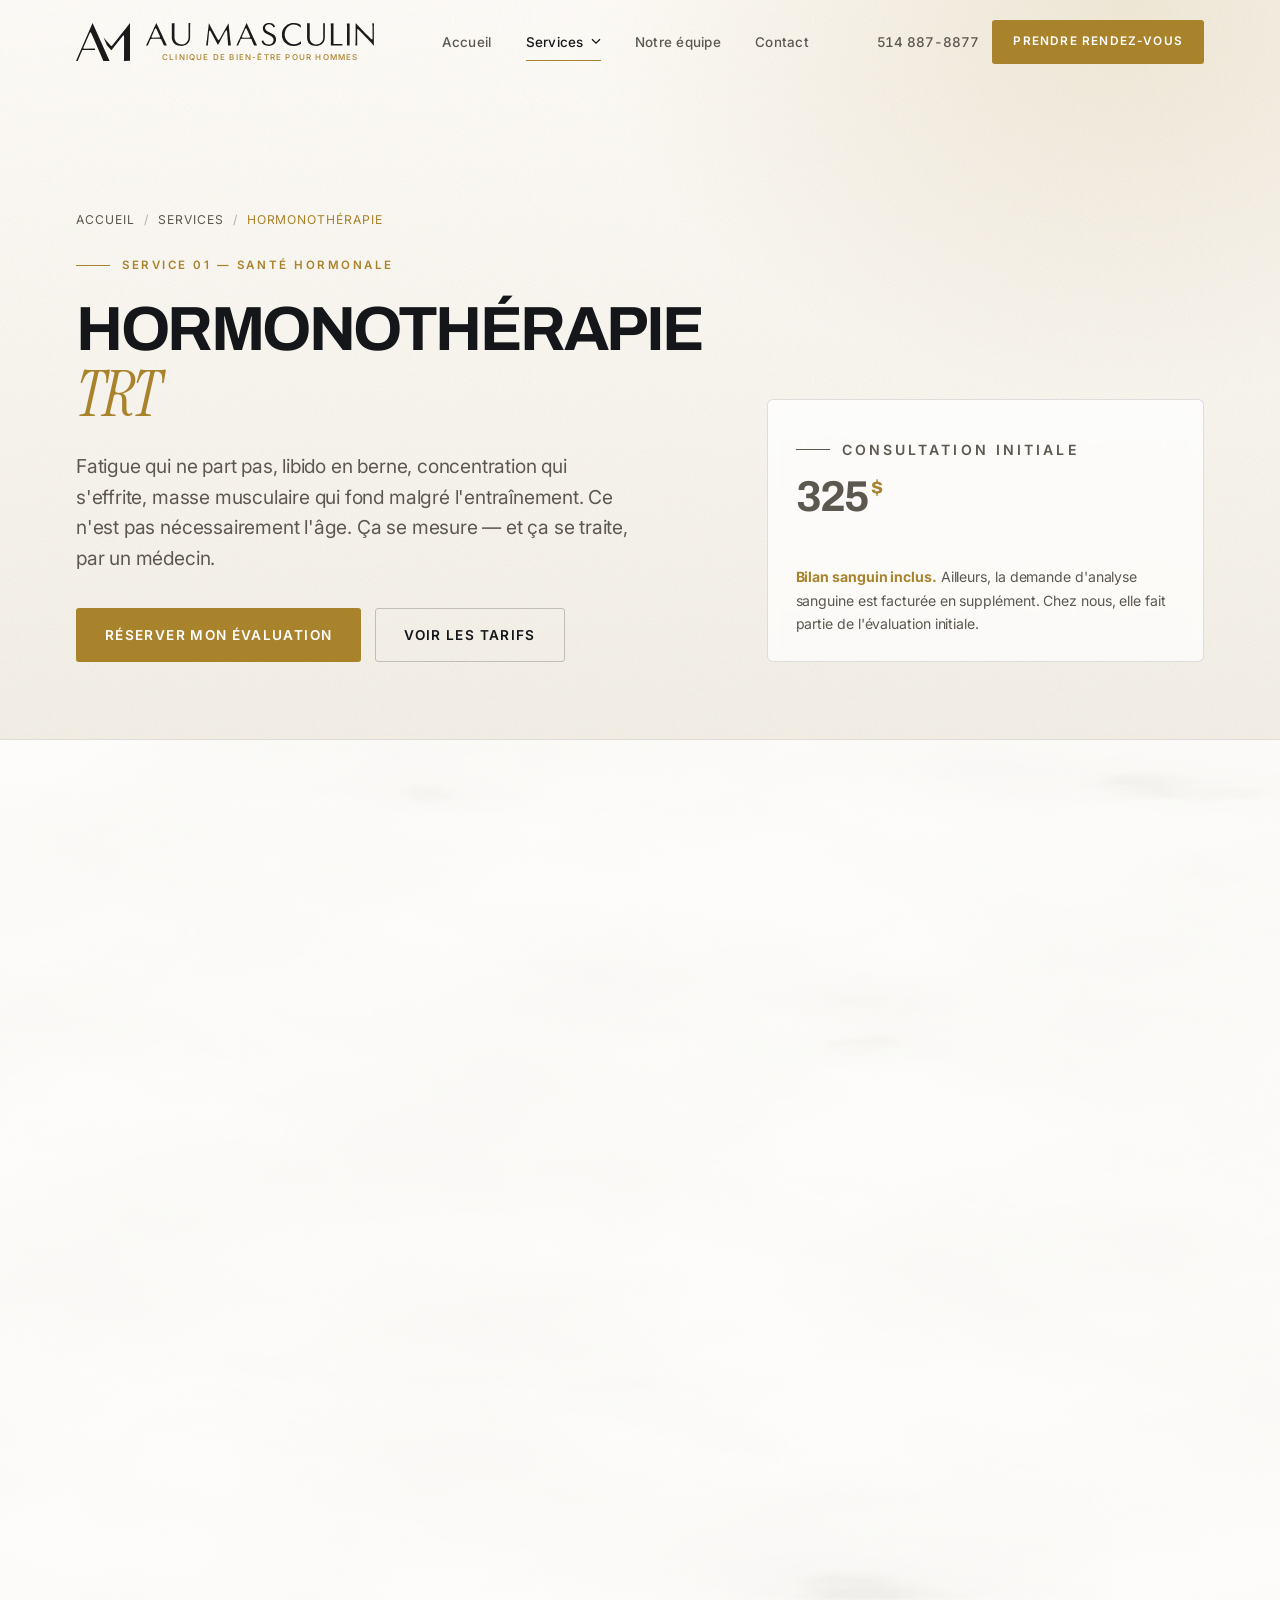
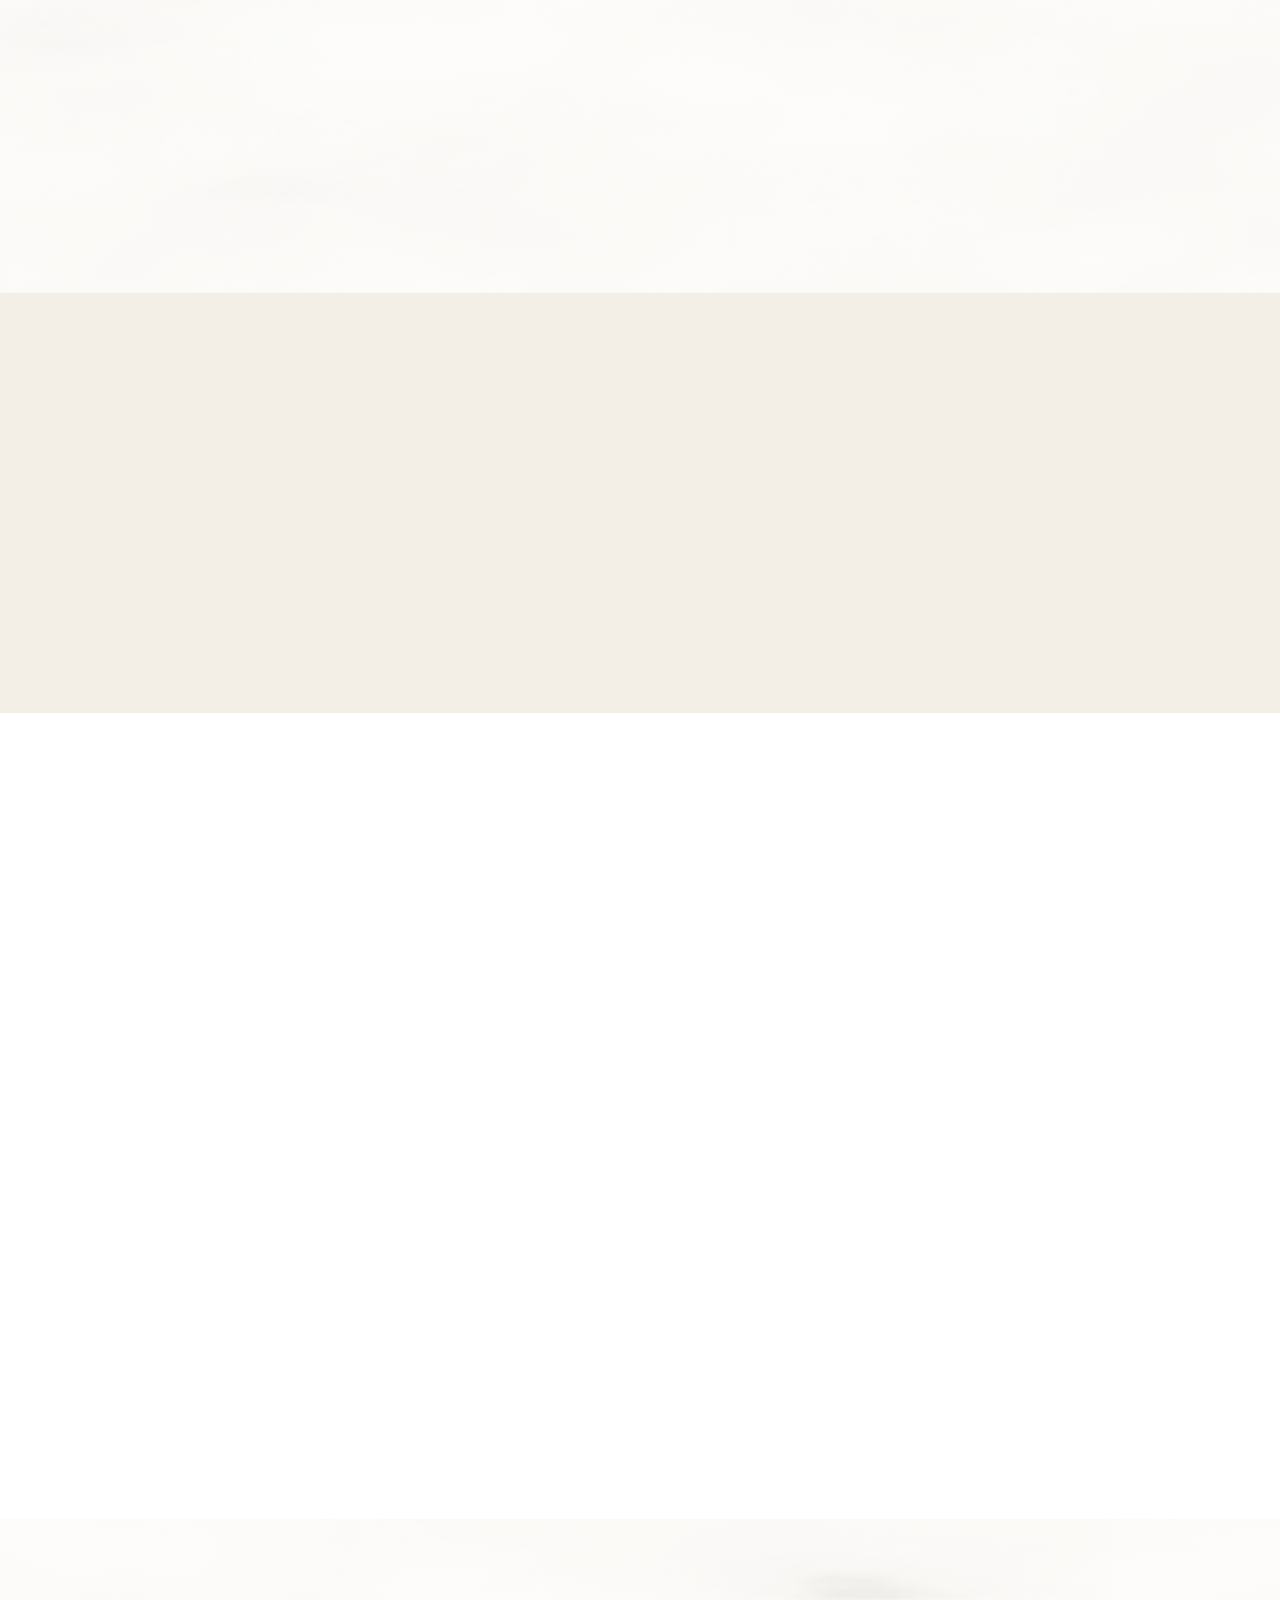
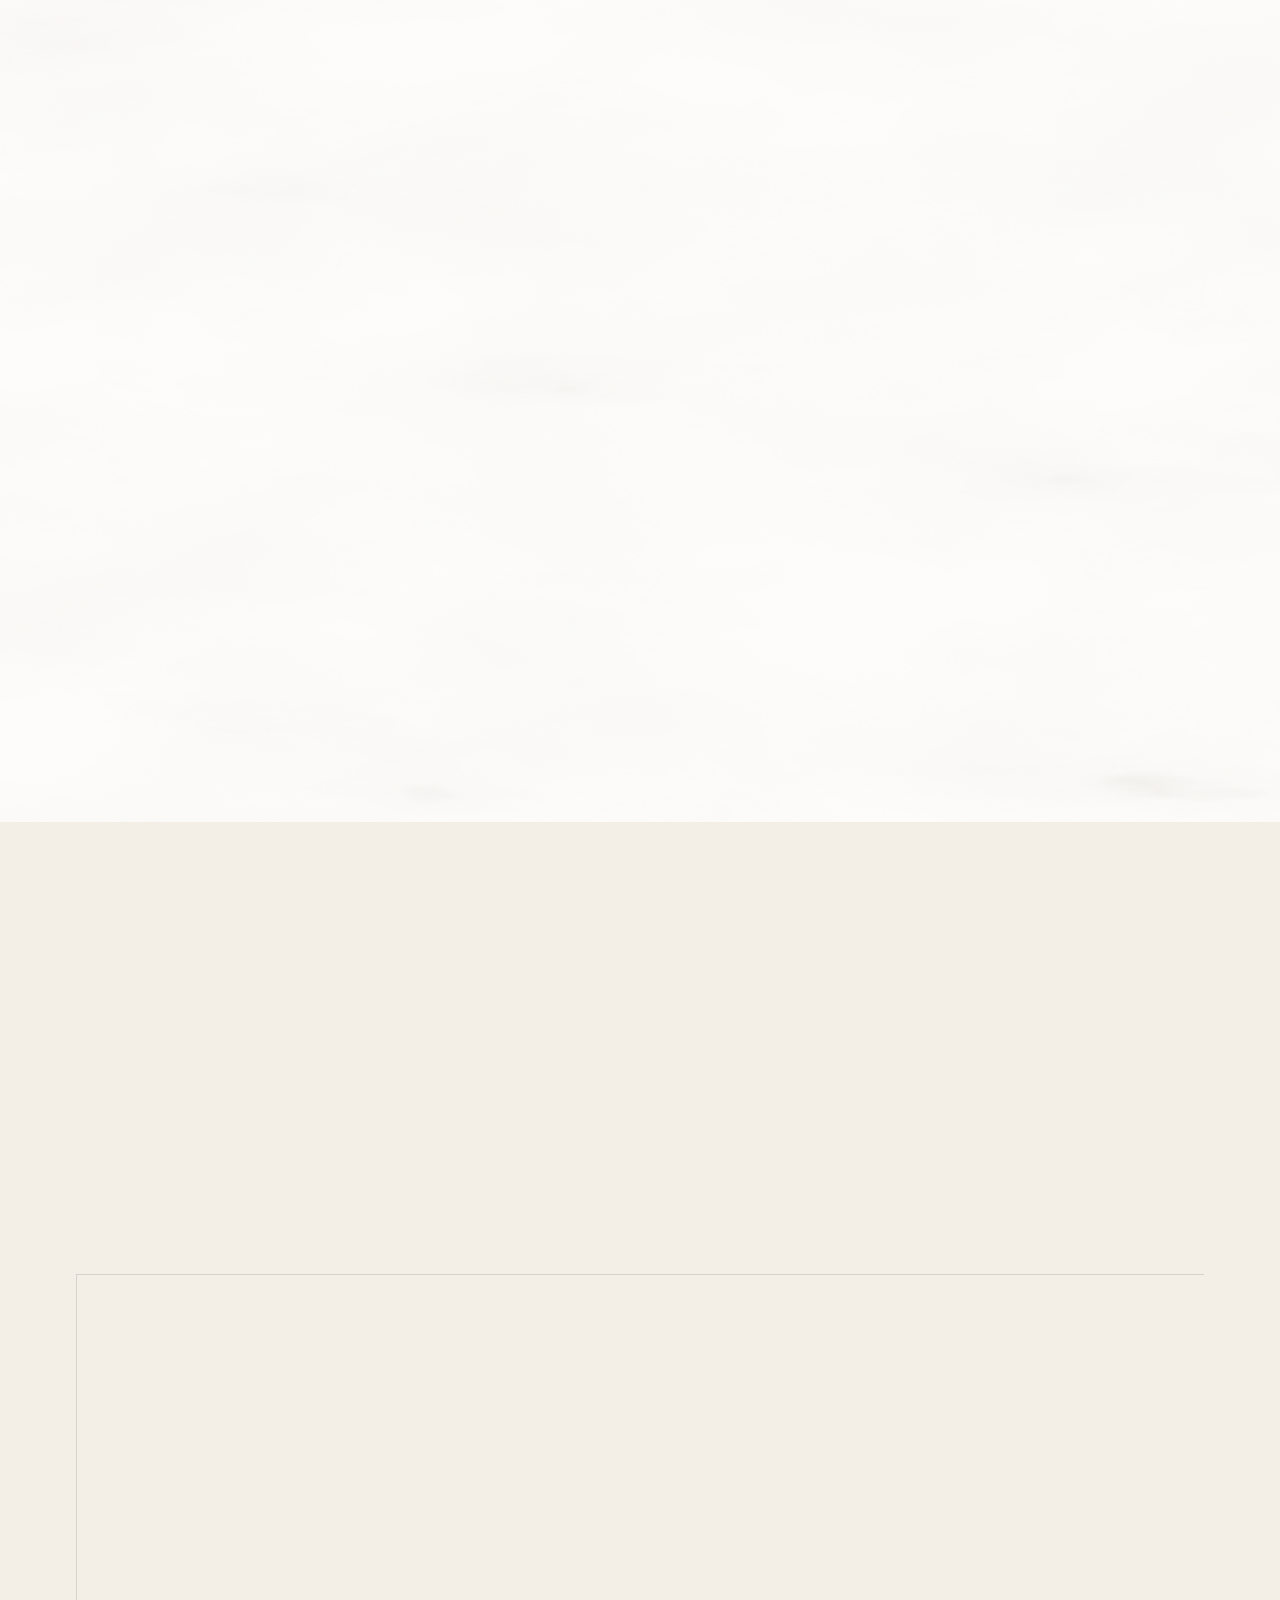
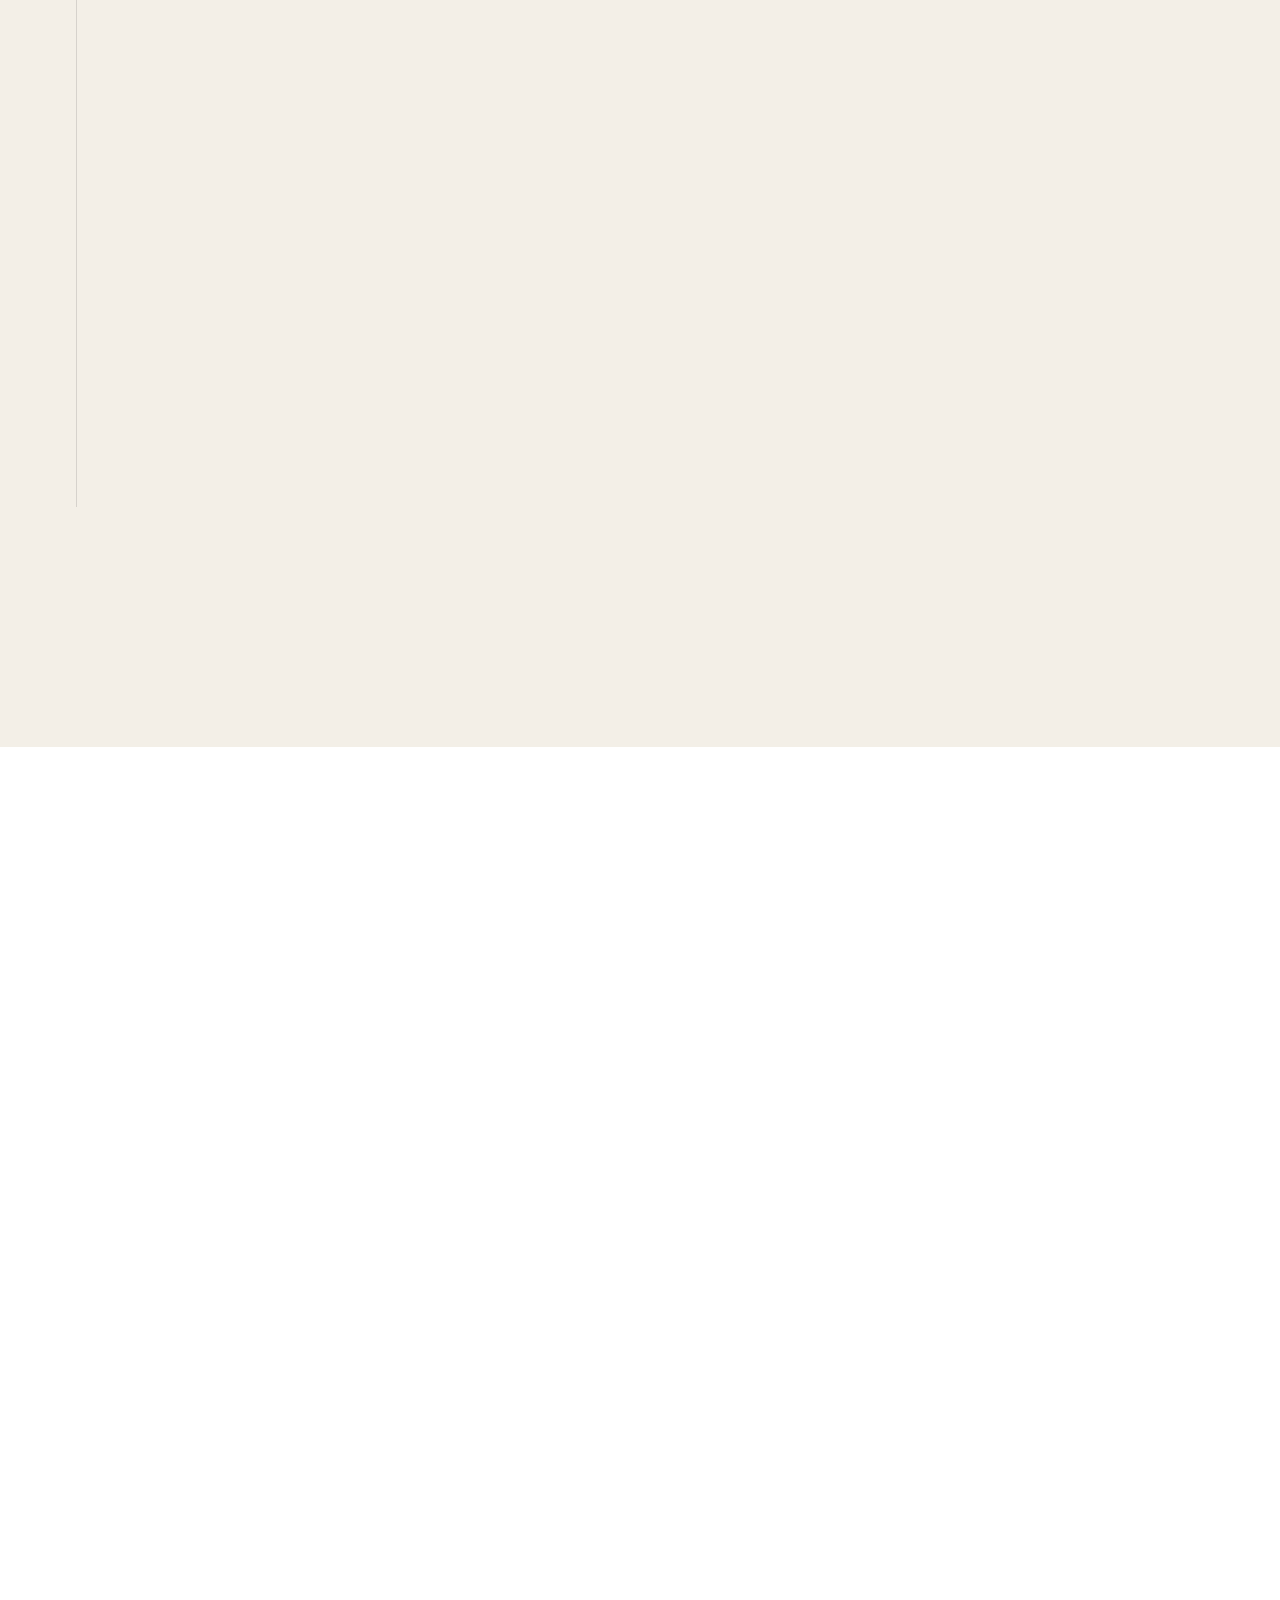
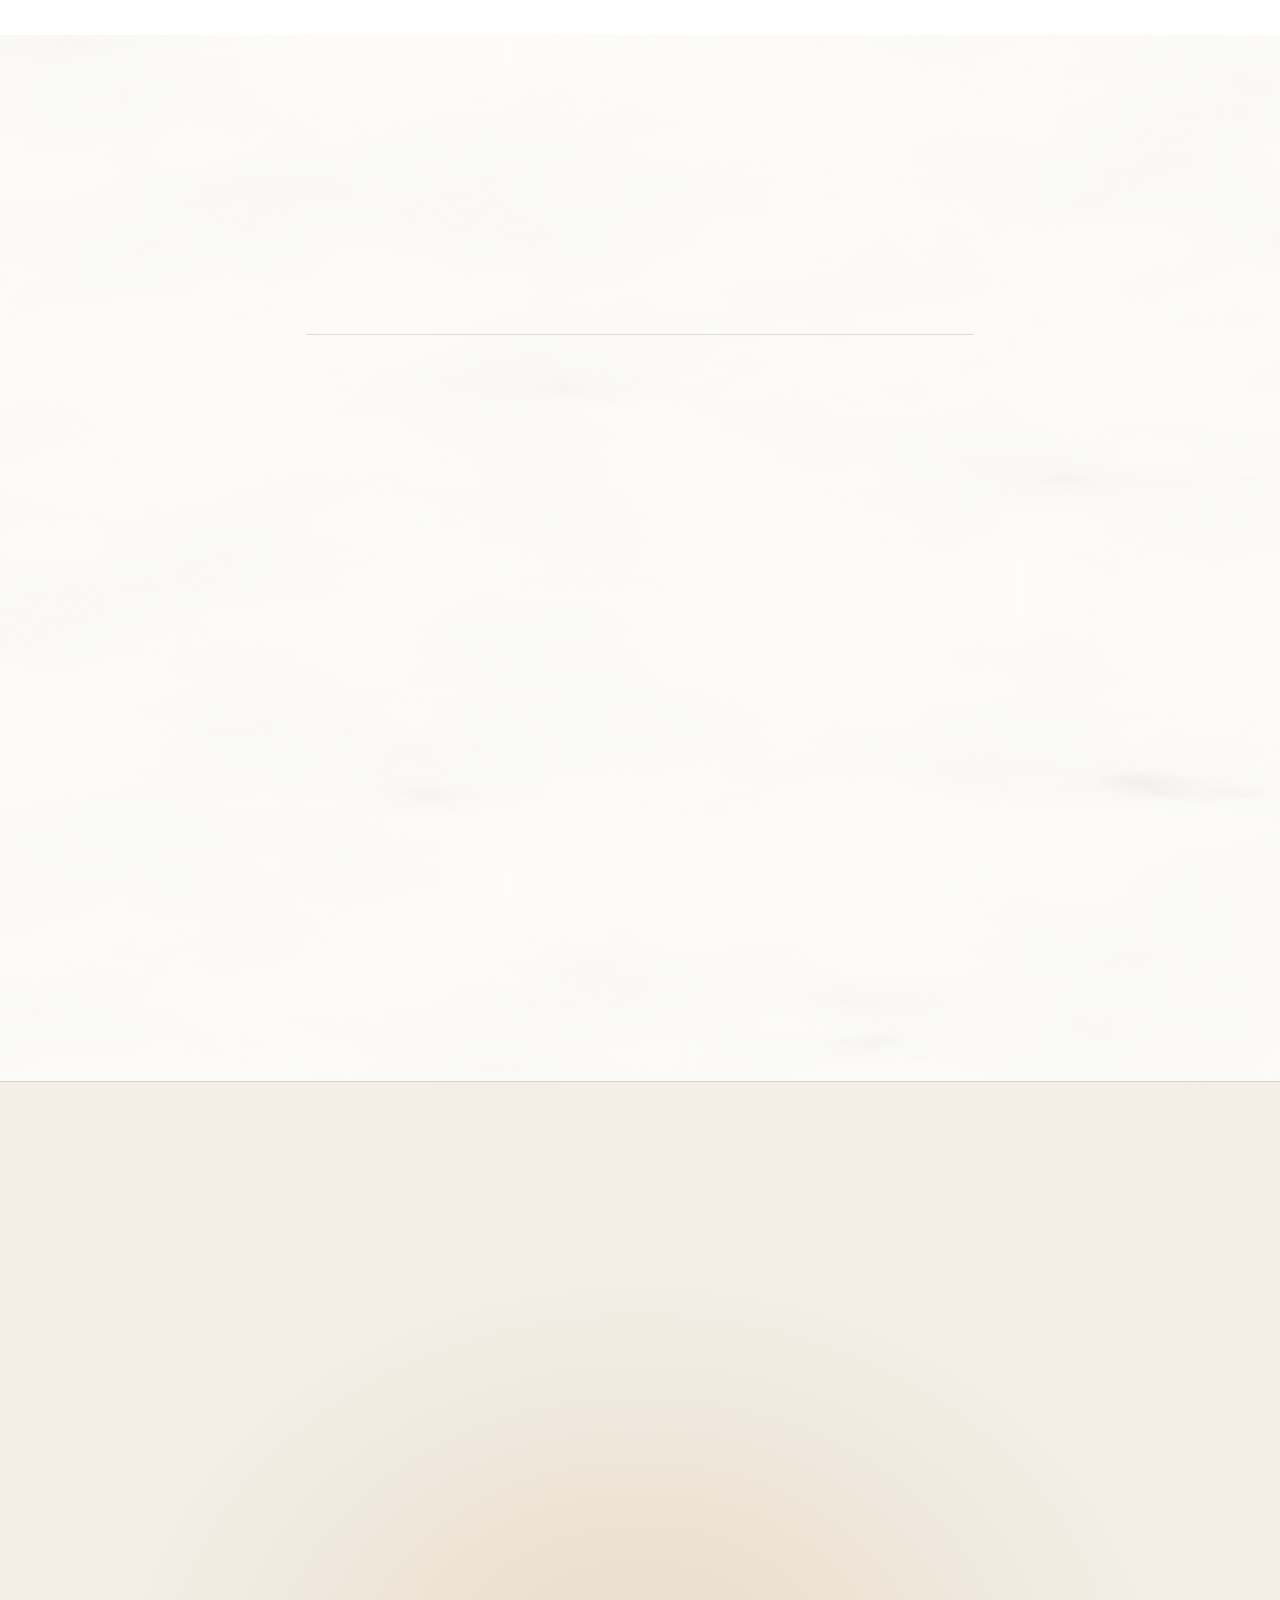
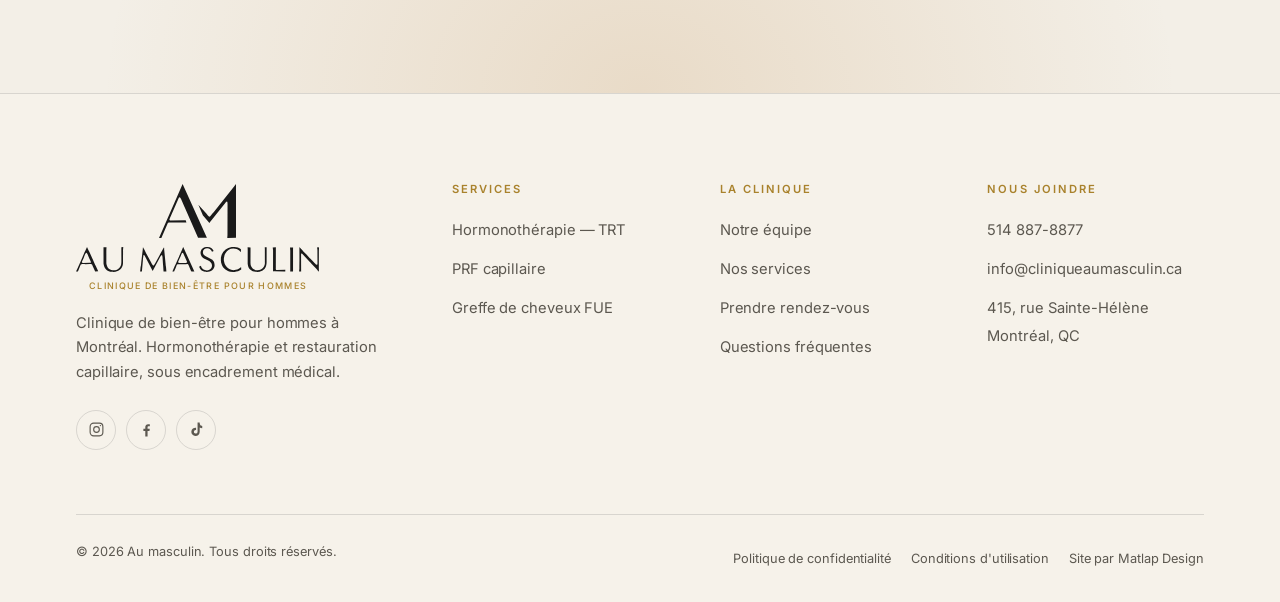
<file: hormonotherapie.html>
<!DOCTYPE html>
<html lang="fr-CA">
<head>
	<meta charset="UTF-8">
	<title>Hormonothérapie TRT pour homme | Au masculin — Montréal</title>
	<meta name="viewport" content="width=device-width, initial-scale=1.0">
	<meta name="description" content="Programme d'hormonothérapie (TRT) à Montréal : consultation initiale 325 $ avec bilan sanguin inclus, suivi 175 $. Évaluation médicale, plan personnalisé et suivi par un médecin.">
	<meta name="author" content="Matlap Design">
	<meta name="robots" content="index, follow">
	<meta name="theme-color" content="#FAF8F4">
	<meta property="og:locale" content="fr_CA">
	<meta property="og:site_name" content="Au masculin">
	<meta property="og:type" content="article">
	<meta property="og:url" content="https://www.cliniqueaumasculin.ca/hormonotherapie">
	<meta property="og:title" content="Hormonothérapie TRT pour homme | Au masculin — Montréal">
	<meta property="og:description" content="Programme d'hormonothérapie (TRT) à Montréal : consultation initiale 325 $ avec bilan sanguin inclus, suivi 175 $. Évaluation médicale, plan personnalisé et suivi par un médecin.">
	<meta property="og:image" content="https://www.cliniqueaumasculin.ca/assets/hormonotherapie-photo.jpg">
	<meta name="twitter:card" content="summary_large_image">
	<link rel="canonical" href="https://www.cliniqueaumasculin.ca/hormonotherapie">
	<link rel="icon" href="./assets/favicon.ico" sizes="32x32">
	<link rel="icon" type="image/svg+xml" href="./assets/favicon.svg">
	<link rel="apple-touch-icon" href="./assets/apple-touch-icon.png">
	<link rel="manifest" href="./site.webmanifest">
	<link rel="preconnect" href="https://fonts.googleapis.com">
	<link rel="preconnect" href="https://fonts.gstatic.com" crossorigin>
	<link rel="stylesheet" href="https://fonts.googleapis.com/css2?family=Archivo:wght@600;700;800&family=Inter:wght@400;500;600&family=Instrument+Serif:ital@0;1&display=swap">
	<link rel="stylesheet" href="./styles/styles.css">
	<link rel="stylesheet" href="./styles/mediaqueries.css">
	<script>document.documentElement.classList.add('js');</script>
	<script type="application/ld+json">
	{
		"@context": "https://schema.org",
		"@type": "MedicalTherapy",
		"name": "Hormonothérapie de remplacement de la testostérone (TRT)",
		"alternateName": "TRT",
		"description": "Programme d'hormonothérapie masculine encadré par un médecin : questionnaire de symptômes, bilan sanguin hormonal, évaluation de l'admissibilité et plan de traitement personnalisé.",
		"provider": { "@type": "MedicalClinic", "name": "Au masculin", "url": "https://www.cliniqueaumasculin.ca" },
		"relevantSpecialty": "Endocrine"
	}
	</script>
	<script type="application/ld+json">
	{
		"@context": "https://schema.org",
		"@type": "FAQPage",
		"mainEntity": [
			{ "@type": "Question", "name": "L'analyse sanguine est-elle facturée en plus ?", "acceptedAnswer": { "@type": "Answer", "text": "Non. La demande d'analyse sanguine et l'interprétation des résultats sont comprises dans la consultation initiale de 325 $." } },
			{ "@type": "Question", "name": "Faut-il faire des injections à vie ?", "acceptedAnswer": { "@type": "Answer", "text": "La TRT est habituellement un traitement à long terme. À l'arrêt, les taux reviennent généralement à leur niveau de départ et les symptômes réapparaissent. La décision se prend en connaissance de cause avec le médecin." } },
			{ "@type": "Question", "name": "Quels sont les effets secondaires possibles ?", "acceptedAnswer": { "@type": "Answer", "text": "Les principaux effets rapportés sont une hausse de l'hématocrite, de l'acné, de la rétention d'eau, une baisse de la fertilité et des changements d'humeur. Un suivi sanguin régulier permet de les détecter et d'ajuster le traitement." } }
		]
	}
	</script>
</head>
<body>
	<a class="skip-link" href="#main">Aller au contenu</a>

	<!-- ============ EN-TÊTE ============ -->
	<header class="site-header">
		<div class="wrap header-inner">
			<a href="./" class="brand" aria-label="Au masculin — accueil">
				<img class="brand-mark" src="./assets/logo-monogramme.svg" alt="" width="499" height="349">
				<span class="brand-word"><img class="brand-name" src="./assets/logo-mot-signe.svg" alt="Au masculin" width="1569" height="160"><small>Clinique de bien-être pour hommes</small></span>
			</a>

			<nav aria-label="Navigation principale">
				<ul class="nav">
					<li class="nav-item"><a class="nav-link" href="./">Accueil</a></li>
					<li class="nav-item has-dd">
						<a class="nav-link" href="./#services" aria-expanded="false" aria-current="page">
							Services
							<svg class="caret" width="10" height="7" viewBox="0 0 10 7" fill="none" aria-hidden="true"><path d="M1 1.2 5 5.2l4-4" stroke="currentColor" stroke-width="1.3"/></svg>
						</a>
						<div class="dd">
							<a class="dd-link" href="./hormonotherapie"><strong>Hormonothérapie — TRT</strong><span>Retrouver énergie, libido et concentration</span></a>
							<a class="dd-link" href="./prf-capillaire"><strong>PRF capillaire</strong><span>Densifier et ralentir la chute de cheveux</span></a>
							<a class="dd-link" href="./greffe-de-cheveux"><strong>Greffe de cheveux FUE</strong><span>Restauration permanente, sans cicatrice linéaire</span></a>
						</div>
					</li>
					<li class="nav-item"><a class="nav-link" href="./equipe">Notre équipe</a></li>
					<li class="nav-item"><a class="nav-link" href="./contact">Contact</a></li>
				</ul>
			</nav>

			<div class="header-cta">
				<a class="header-tel" href="tel:+15148878877">514&nbsp;887-8877</a>
				<a class="btn btn--sm" href="./contact">Prendre rendez-vous</a>
				<button class="burger" type="button" aria-expanded="false" aria-controls="drawer" aria-label="Ouvrir le menu">
					<span></span><span></span><span></span>
				</button>
			</div>
		</div>
	</header>

	<div class="drawer" id="drawer" aria-hidden="true">
		<ul class="drawer-nav">
			<li><a href="./">Accueil</a></li>
			<li>
				<a href="./hormonotherapie">Services</a>
				<ul class="drawer-sub">
					<li><a href="./hormonotherapie">Hormonothérapie — TRT</a></li>
					<li><a href="./prf-capillaire">PRF capillaire</a></li>
					<li><a href="./greffe-de-cheveux">Greffe de cheveux FUE</a></li>
				</ul>
			</li>
			<li><a href="./equipe">Notre équipe</a></li>
			<li><a href="./contact">Contact</a></li>
		</ul>
		<div class="drawer-foot">
			<a class="btn" href="./contact">Prendre rendez-vous</a>
			<a class="header-tel" href="tel:+15148878877">514 887-8877</a>
		</div>
	</div>

	<main id="main">

		<!-- ============ HÉROS ============ -->
		<section class="pagehero">
			<div class="hero-bg" aria-hidden="true"></div>
			<div class="wrap">
				<ol class="crumbs">
					<li><a href="./">Accueil</a></li>
					<li><a href="./#services">Services</a></li>
					<li aria-current="page">Hormonothérapie</li>
				</ol>

				<div class="pagehero-inner">
					<div>
						<p class="eyebrow">Service 01 — Santé hormonale</p>
						<h1 class="h-lg">Hormonothérapie<br><em>TRT</em></h1>
						<p class="lead">Fatigue qui ne part pas, libido en berne, concentration qui s'effrite, masse musculaire qui fond malgré l'entraînement. Ce n'est pas nécessairement l'âge. Ça se mesure — et ça se traite, par un médecin.</p>
						<div class="btn-row mt-3">
							<a class="btn" href="./contact">Réserver mon évaluation</a>
							<a class="btn btn--ghost" href="#tarifs">Voir les tarifs</a>
						</div>
					</div>

					<aside class="hero-price">
						<p class="eyebrow">Consultation initiale</p>
						<p class="amount">325<sup>$</sup></p>
						<p><strong class="bronze">Bilan sanguin inclus.</strong> Ailleurs, la demande d'analyse sanguine est facturée en supplément. Chez nous, elle fait partie de l'évaluation initiale.</p>
					</aside>
				</div>
			</div>
		</section>

		<!-- ============ LE DÉFICIT ============ -->
		<section class="section">
			<div class="wrap">
				<div class="split">
					<div class="split-media split-media--visage reveal">
						<img src="./assets/hormonotherapie-photo.jpg" alt="Homme aux cheveux poivre et sel, souriant, assis dans un salon lumineux" width="1369" height="913">
					</div>
					<div class="split-body reveal">
						<p class="eyebrow">Le déficit en testostérone</p>
						<h2 class="h-md">L'importance d'un bon<br>équilibre hormonal</h2>
						<p>La testostérone ne sert pas qu'à la libido. Elle intervient dans le métabolisme, la densité osseuse, la masse musculaire, la qualité du sommeil, l'humeur et la capacité de concentration. Quand elle baisse, ce n'est pas un symptôme isolé qui apparaît — c'est un ensemble diffus qu'on met souvent sur le compte du stress ou du travail.</p>
						<p>Le problème, c'est qu'on peut vivre des années avec un taux bas sans jamais le faire mesurer. Une simple prise de sang suffit à savoir.</p>

						<ul class="ticks mt-2">
							<li><strong>Fatigue chronique</strong> — même après une bonne nuit de sommeil</li>
							<li><strong>Baisse de la libido</strong> et difficultés érectiles</li>
							<li><strong>Perte de masse musculaire</strong> malgré l'entraînement</li>
							<li><strong>Gain de gras abdominal</strong> difficile à déloger</li>
							<li><strong>Brouillard mental</strong>, irritabilité, motivation en baisse</li>
							<li><strong>Sommeil de moins bonne qualité</strong>, récupération plus lente</li>
						</ul>

						<p class="notice mt-2">Ces symptômes peuvent aussi relever d'autres causes — thyroïde, apnée du sommeil, dépression, carences, effets d'une médication. C'est précisément pourquoi l'évaluation commence par un bilan, pas par une ordonnance.</p>
					</div>
				</div>
			</div>
		</section>

		<!-- ============ CITATION ============ -->
		<section class="section section--raised">
			<div class="wrap">
				<figure class="quote reveal">
					<blockquote>« Un homme ne devrait pas avoir à deviner pourquoi il est fatigué depuis trois ans. Ça se mesure. »</blockquote>
					<figcaption>La philosophie Au masculin</figcaption>
				</figure>
			</div>
		</section>

		<!-- ============ NOTRE APPROCHE ============ -->
		<section class="section section--paper">
			<div class="wrap">
				<div class="section-head reveal">
					<p class="eyebrow">Notre approche</p>
					<h2 class="h-lg">Pas un formulaire en ligne.<br>Un <em class="serif-note bronze">médecin.</em></h2>
				</div>

				<div class="steps" data-stagger>
					<div class="step reveal">
						<h3>Approche globale</h3>
						<p>La santé masculine ne se réduit pas à un chiffre sur un rapport de laboratoire. Sommeil, stress, composition corporelle, médication en cours : tout entre dans l'équation.</p>
					</div>
					<div class="step reveal">
						<h3>Programme personnalisé</h3>
						<p>Le dosage, la forme d'administration et la fréquence sont établis selon vos résultats et votre profil — pas selon un protocole standard appliqué à tout le monde.</p>
					</div>
					<div class="step reveal">
						<h3>Objectifs définis avec vous</h3>
						<p>Retrouver de l'énergie, améliorer la composition corporelle, régler un problème de libido : on ne vise pas la même chose pour tous, donc on ne mesure pas le succès de la même façon.</p>
					</div>
					<div class="step reveal">
						<h3>Suivi réel</h3>
						<p>Bilans de contrôle, ajustements de dosage, surveillance des effets. Un traitement hormonal sans suivi n'est pas un traitement — c'est un risque.</p>
					</div>
				</div>
			</div>
		</section>

		<!-- ============ COMMENT ÇA FONCTIONNE ============ -->
		<section class="section">
			<div class="wrap">
				<div class="section-head reveal">
					<p class="eyebrow">Comment ça fonctionne</p>
					<h2 class="h-lg">Du premier appel<br>au premier suivi</h2>
				</div>

				<ol class="steps" data-stagger>
					<li class="step reveal">
						<h3>Questionnaire &amp; prise de sang</h3>
						<p>On documente vos symptômes et on vous remet la demande d'analyse sanguine — profil hormonal complet. Vous choisissez le laboratoire qui vous convient ; les résultats nous reviennent directement. <strong class="bronze">Compris dans la consultation initiale.</strong></p>
					</li>
					<li class="step reveal">
						<h3>Analyse des résultats</h3>
						<p>Le médecin interprète vos taux hormonaux à la lumière de vos symptômes et de vos antécédents, puis détermine si l'hormonothérapie est indiquée dans votre cas.</p>
					</li>
					<li class="step reveal">
						<h3>Consultation &amp; plan de traitement</h3>
						<p>Rencontre à distance : on passe en revue les résultats, les options, les bénéfices attendus, les risques et les limites. Vous repartez avec un plan écrit et une ordonnance si le traitement est indiqué.</p>
					</li>
					<li class="step reveal">
						<h3>Traitement &amp; suivis</h3>
						<p>Début du protocole, puis suivis planifiés pour ajuster le dosage et contrôler les paramètres sanguins. Le tarif de suivi est de 175&nbsp;$ par rendez-vous.</p>
					</li>
				</ol>

				<p class="notice reveal mt-4"><strong>Un parcours à distance.</strong> L'hormonothérapie ne demande aucun déplacement à la clinique : la consultation et les suivis se font à distance, la prise de sang se fait dans un centre de prélèvement près de chez vous, et vous vous procurez votre traitement vous-même en pharmacie.</p>
			</div>
		</section>

		<!-- ============ TARIFS ============ -->
		<section class="section section--raised" id="tarifs">
			<div class="wrap">
				<div class="section-head reveal">
					<p class="eyebrow">Tarifs</p>
					<h2 class="h-lg">Prix fixe.<br>Aucune surprise.</h2>
					<p class="lead">Pas de forfait à trois paliers, pas de frais de dossier ajoutés en fin de parcours. Ce que vous voyez est ce que vous payez.</p>
				</div>

				<div class="pricing" data-stagger>
					<div class="price-card is-featured reveal">
						<span class="price-tag">Bilan sanguin inclus</span>
						<h3>Consultation initiale<br>+ évaluation</h3>
						<p>Pour tout homme qui veut savoir où il en est et, s'il est admissible, démarrer un traitement.</p>
						<p class="price-amount">325<sup>$</sup><span class="per">Une seule fois</span></p>
						<ul class="ticks">
							<li>Questionnaire de symptômes détaillé</li>
							<li>Demande d'analyse sanguine — profil hormonal</li>
							<li><strong>Analyse sanguine incluse, aucun frais séparé</strong></li>
							<li>Interprétation des résultats par le médecin</li>
							<li>Évaluation de l'admissibilité</li>
							<li>Consultation et plan de traitement personnalisé</li>
							<li><strong>Viagra et Cialis inclus</strong></li>
						</ul>
						<a class="btn" href="./contact">Réserver</a>
					</div>

					<div class="price-card reveal">
						<h3>Consultation<br>de suivi</h3>
						<p>Pour les patients déjà en traitement chez nous. La fréquence est établie par le médecin selon votre protocole.</p>
						<p class="price-amount">175<sup>$</sup><span class="per">Par rendez-vous</span></p>
						<ul class="ticks">
							<li>Revue des bilans de contrôle</li>
							<li>Ajustement du dosage au besoin</li>
							<li>Surveillance des effets indésirables</li>
							<li>Renouvellement de l'ordonnance</li>
							<li>Réponses à vos questions</li>
						</ul>
						<a class="btn btn--ghost" href="./contact">Prendre rendez-vous</a>
					</div>

					<div class="price-card reveal">
						<h3>Vous suivez déjà<br>une TRT ailleurs&nbsp;?</h3>
						<p>Deuxième avis sur vos taux hormonaux et votre protocole actuel, ou transfert de dossier vers notre clinique.</p>
						<p class="price-amount">175<sup>$</sup><span class="per">Consultation</span></p>
						<ul class="ticks">
							<li>Révision de vos bilans récents</li>
							<li>Analyse du protocole en cours</li>
							<li>Recommandations d'ajustement</li>
							<li>Prise en charge si vous souhaitez transférer</li>
							<li><strong>Si un nouveau bilan complet est requis, l'évaluation initiale à 325&nbsp;$ s'applique.</strong></li>
						</ul>
						<a class="btn btn--ghost" href="./contact">Nous écrire</a>
					</div>
				</div>

				<p class="notice reveal mt-3">Les tarifs de consultation ne comprennent pas le coût de la médication prescrite, qui varie selon la forme choisie et peut être partiellement couvert par votre régime d'assurance. Taxes applicables le cas échéant.</p>
			</div>
		</section>

		<!-- ============ LE MÉDECIN ============ -->
		<section class="section section--paper">
			<div class="wrap">
				<div class="split split--reverse">
					<div class="split-media split-media--portrait reveal">
						<img src="./assets/equipe-kannab.png" alt="Dr George Kannab-Ayda, médecin responsable du programme d'hormonothérapie" width="420" height="594">
					</div>
					<div class="split-body reveal">
						<p class="eyebrow">Qui vous suit</p>
						<h2 class="h-md">Dr George<br>Kannab-Ayda</h2>
						<p class="role-line">Médecin — médecine esthétique</p>
						<p class="mt-2">C'est lui qui pilote notre programme d'hormonothérapie. Médecin pratiquant à Montréal, il exerce également en médecine esthétique, avec un intérêt marqué pour le rajeunissement du visage, les traitements injectables, le PRP, les traitements au laser et les soins médico-esthétiques non chirurgicaux.</p>
						<p>Son approche repose sur quatre principes : une évaluation médicale personnalisée, la sécurité du patient, le consentement éclairé, et un plan de traitement adapté aux besoins et au profil médical de chaque personne.</p>
						<p>Avant tout traitement, une consultation médicale permet d'évaluer les attentes, les contre-indications, les risques, les limites et les options appropriées. Il privilégie une pratique professionnelle, individualisée et orientée vers des résultats naturels.</p>
						<div class="btn-row mt-2">
							<a class="arrow-link" href="./equipe">Toute l'équipe <svg width="18" height="8" viewBox="0 0 18 8" fill="none" aria-hidden="true"><path d="M0 4h16M12.5.5 16.5 4l-4 3.5" stroke="currentColor" stroke-width="1.3"/></svg></a>
						</div>
					</div>
				</div>
			</div>
		</section>

		<!-- ============ FAQ ============ -->
		<section class="section">
			<div class="wrap wrap-narrow">
				<div class="section-head reveal mb-3">
					<p class="eyebrow">Questions fréquentes</p>
					<h2 class="h-md">L'hormonothérapie,<br>sans zone grise</h2>
				</div>

				<div class="faq" data-single>
					<div class="faq-item reveal">
						<button class="faq-q" type="button" aria-expanded="false">L'analyse sanguine coûte-t-elle 50&nbsp;$ de plus&nbsp;?<span class="faq-sign" aria-hidden="true"></span></button>
						<div class="faq-a"><div><p>Non. Plusieurs cliniques facturent la demande d'analyse sanguine séparément, souvent autour de 50&nbsp;$. Chez nous, elle est comprise dans la consultation initiale de 325&nbsp;$, tout comme l'interprétation des résultats par le médecin.</p></div></div>
					</div>
					<div class="faq-item reveal">
						<button class="faq-q" type="button" aria-expanded="false">Suis-je admissible&nbsp;?<span class="faq-sign" aria-hidden="true"></span></button>
						<div class="faq-a"><div><p>L'admissibilité se détermine à partir de vos taux hormonaux, de vos symptômes et de vos antécédents médicaux. Certaines conditions — cancer de la prostate ou du sein actif, projet de paternité à court terme, hématocrite élevé, apnée du sommeil non traitée, insuffisance cardiaque non contrôlée — peuvent contre-indiquer ou repousser le traitement. Le médecin en discute avec vous à partir de votre dossier réel, pas d'un profil type.</p></div></div>
					</div>
					<div class="faq-item reveal">
						<button class="faq-q" type="button" aria-expanded="false">En combien de temps ressent-on un effet&nbsp;?<span class="faq-sign" aria-hidden="true"></span></button>
						<div class="faq-a"><div><p>Ça varie. La libido et l'énergie sont généralement les premières à bouger, souvent dans les premières semaines. L'humeur et la qualité du sommeil suivent. Les changements de composition corporelle — masse musculaire, gras abdominal — se mesurent plutôt sur plusieurs mois, et seulement si l'entraînement et l'alimentation suivent.</p></div></div>
					</div>
					<div class="faq-item reveal">
						<button class="faq-q" type="button" aria-expanded="false">Est-ce un traitement à vie&nbsp;?<span class="faq-sign" aria-hidden="true"></span></button>
						<div class="faq-a"><div><p>Dans la majorité des cas, oui : la TRT compense une production insuffisante, elle ne la relance pas. Si vous cessez, les taux redescendent généralement à leur niveau de départ et les symptômes reviennent. C'est une décision à prendre en connaissance de cause — et c'est pour ça qu'on en parle avant de commencer, pas après.</p></div></div>
					</div>
					<div class="faq-item reveal">
						<button class="faq-q" type="button" aria-expanded="false">Quels sont les effets secondaires possibles&nbsp;?<span class="faq-sign" aria-hidden="true"></span></button>
						<div class="faq-a"><div><p>Les plus fréquemment rapportés : hausse de l'hématocrite, acné, rétention d'eau, sensibilité mammaire, changements d'humeur, et une baisse de la fertilité pouvant être importante. Le suivi sanguin régulier sert précisément à détecter ces effets tôt et à ajuster le protocole. Si vous envisagez d'avoir des enfants, dites-le dès la première consultation : cela change les options.</p></div></div>
					</div>
					<div class="faq-item reveal">
						<button class="faq-q" type="button" aria-expanded="false">La consultation peut-elle se faire à distance&nbsp;?<span class="faq-sign" aria-hidden="true"></span></button>
						<div class="faq-a"><div><p>Oui. La consultation initiale et les suivis peuvent se tenir en télémédecine ou en personne, selon votre préférence et selon ce que votre dossier exige. La prise de sang, elle, se fait au laboratoire de votre choix.</p></div></div>
					</div>
				</div>

				<p class="notice reveal mt-4">Cette page est informative et ne constitue pas un avis médical. L'hormonothérapie de remplacement de la testostérone est un traitement médical qui comporte des bénéfices et des risques. Aucun traitement n'est amorcé sans évaluation médicale complète et consentement éclairé.</p>
			</div>
		</section>

		<!-- ============ APPEL À L'ACTION ============ -->
		<section class="section cta">
			<div class="wrap">
				<div class="reveal">
					<p class="eyebrow eyebrow--center">Première étape</p>
					<h2>Arrêtez de deviner.<br><em>Faites-le mesurer.</em></h2>
					<p class="lead">La consultation se fait à distance. Vous passez votre prise de sang dans un centre près de chez vous, et vous vous procurez ensuite votre traitement vous-même en pharmacie.</p>
					<div class="btn-row">
						<a class="btn" href="./contact">Réserver ma consultation</a>
						<a class="btn btn--ghost" href="tel:+15148878877">514&nbsp;887-8877</a>
					</div>
				</div>
			</div>
		</section>

	</main>
	<!-- ============ PIED DE PAGE ============ -->
	<footer class="site-footer">
		<div class="wrap">
			<div class="footer-top">
				<div class="footer-brand">
					<a href="./" class="brand brand--stack">
						<img class="brand-mark" src="./assets/logo-monogramme.svg" alt="" width="499" height="349">
						<span class="brand-word"><img class="brand-name" src="./assets/logo-mot-signe.svg" alt="Au masculin" width="1569" height="160"><small>Clinique de bien-être pour hommes</small></span>
					</a>
					<p>Clinique de bien-être pour hommes à Montréal. Hormonothérapie et restauration capillaire, sous encadrement médical.</p>
					<div class="socials">
						<a href="#" aria-label="Instagram"><svg viewBox="0 0 24 24" fill="none" stroke="currentColor" stroke-width="1.6"><rect x="3" y="3" width="18" height="18" rx="5"/><circle cx="12" cy="12" r="4"/><circle cx="17.5" cy="6.5" r="1" fill="currentColor" stroke="none"/></svg></a>
						<a href="#" aria-label="Facebook"><svg viewBox="0 0 24 24" fill="currentColor"><path d="M13.5 22v-8h2.7l.4-3.1h-3.1V8.9c0-.9.25-1.5 1.55-1.5h1.65V4.6c-.3 0-1.3-.1-2.4-.1-2.4 0-4 1.45-4 4.1v2.3H7.6V14h2.7v8h3.2Z"/></svg></a>
						<a href="#" aria-label="TikTok"><svg viewBox="0 0 24 24" fill="currentColor"><path d="M16.5 2h-3v13.2a2.6 2.6 0 1 1-2.1-2.55V9.5a5.9 5.9 0 1 0 5.1 5.85V9.1a6.7 6.7 0 0 0 3.6 1.05V7.1a3.9 3.9 0 0 1-3.6-3.9V2Z"/></svg></a>
					</div>
				</div>

				<nav class="footer-col" aria-label="Services">
					<h4>Services</h4>
					<ul>
						<li><a href="./hormonotherapie">Hormonothérapie — TRT</a></li>
						<li><a href="./prf-capillaire">PRF capillaire</a></li>
						<li><a href="./greffe-de-cheveux">Greffe de cheveux FUE</a></li>
					</ul>
				</nav>

				<nav class="footer-col" aria-label="La clinique">
					<h4>La clinique</h4>
					<ul>
						<li><a href="./equipe">Notre équipe</a></li>
						<li><a href="./#services">Nos services</a></li>
						<li><a href="./contact">Prendre rendez-vous</a></li>
						<li><a href="./contact#faq">Questions fréquentes</a></li>
					</ul>
				</nav>

				<div class="footer-col">
					<h4>Nous joindre</h4>
					<ul>
						<li><a href="tel:+15148878877">514 887-8877</a></li>
						<li><a href="mailto:info@cliniqueaumasculin.ca">info@cliniqueaumasculin.ca</a></li>
						<li><a href="./contact">415, rue Sainte-Hélène<br>Montréal, QC</a></li>
					</ul>
				</div>
			</div>

			<div class="footer-bottom">
				<p>© <span data-year>2026</span> Au masculin. Tous droits réservés.</p>
				<div class="footer-legal">
					<a href="./contact">Politique de confidentialité</a>
					<a href="./contact">Conditions d'utilisation</a>
					<span>Site par <a href="https://matlap.ca" rel="noopener">Matlap Design</a></span>
				</div>
			</div>
		</div>
	</footer>

	<script src="./scripts/script.js" defer></script>
</body>
</html>
</file>
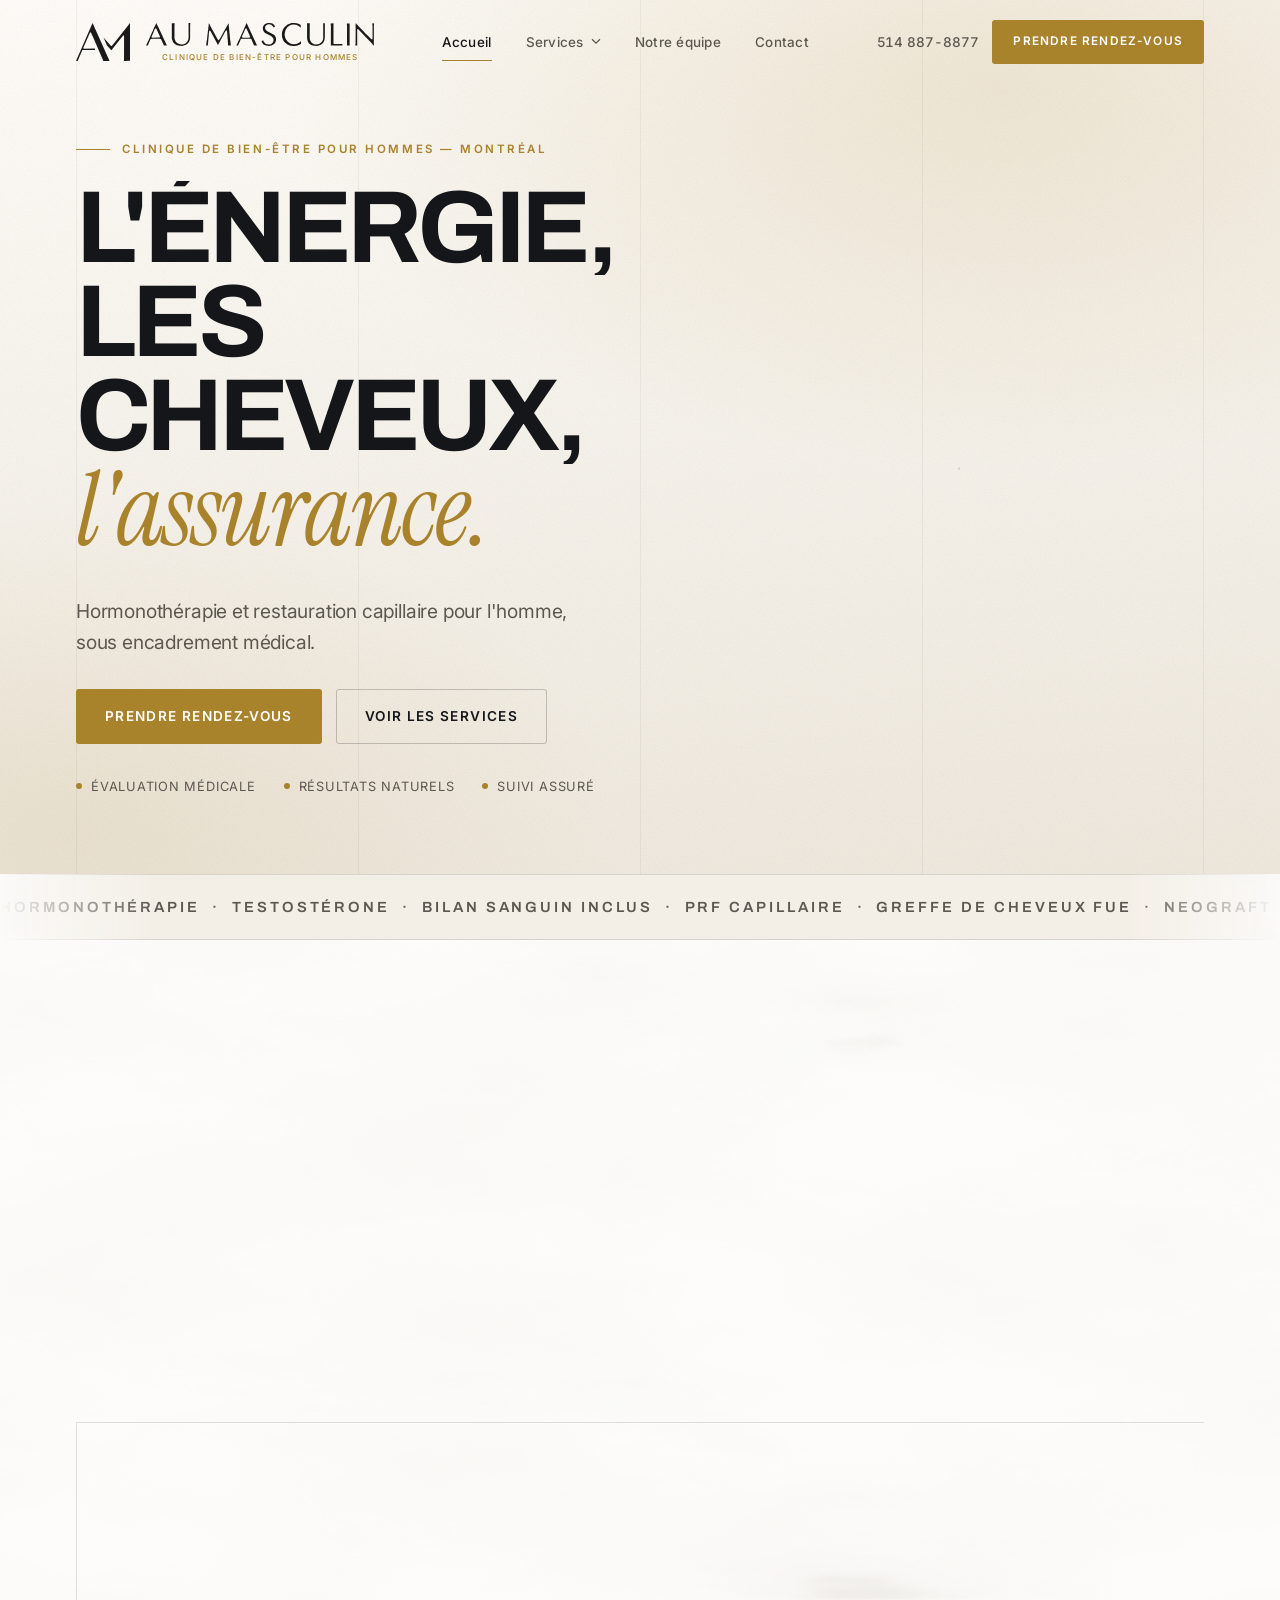
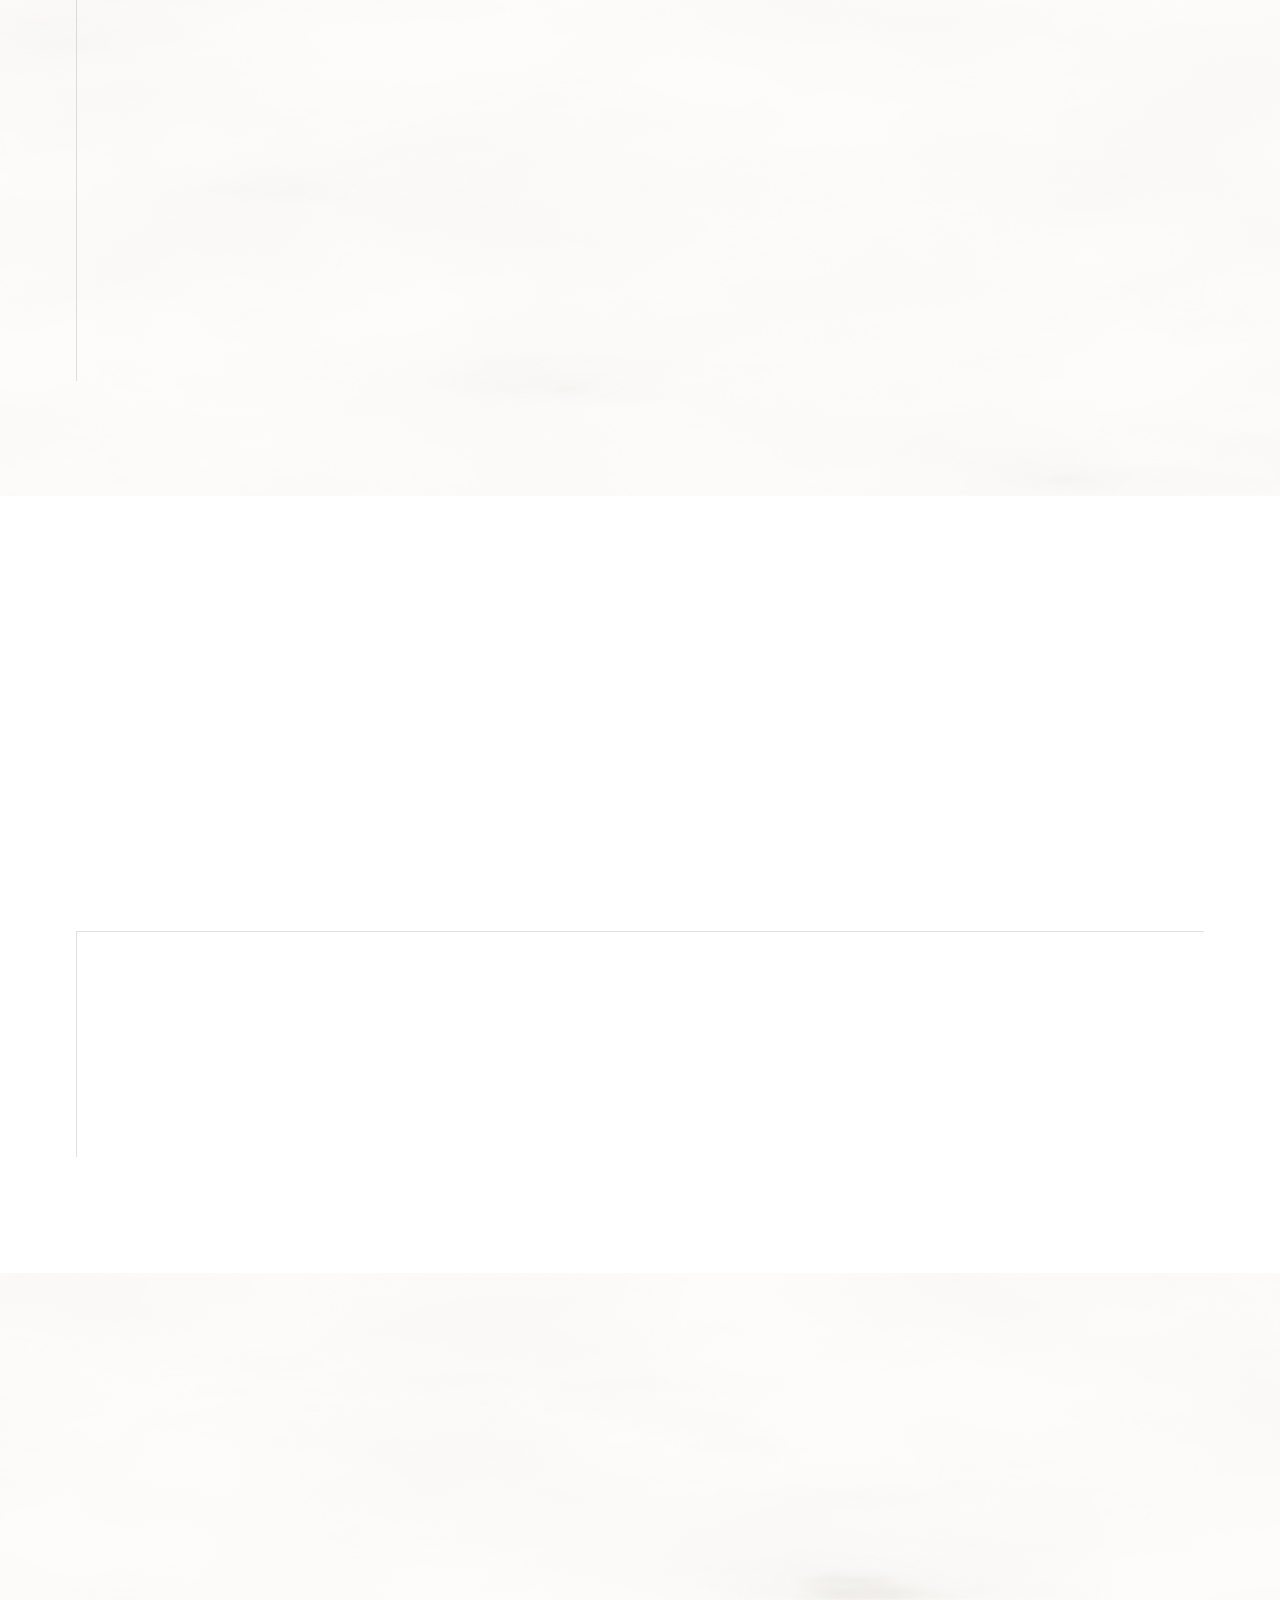
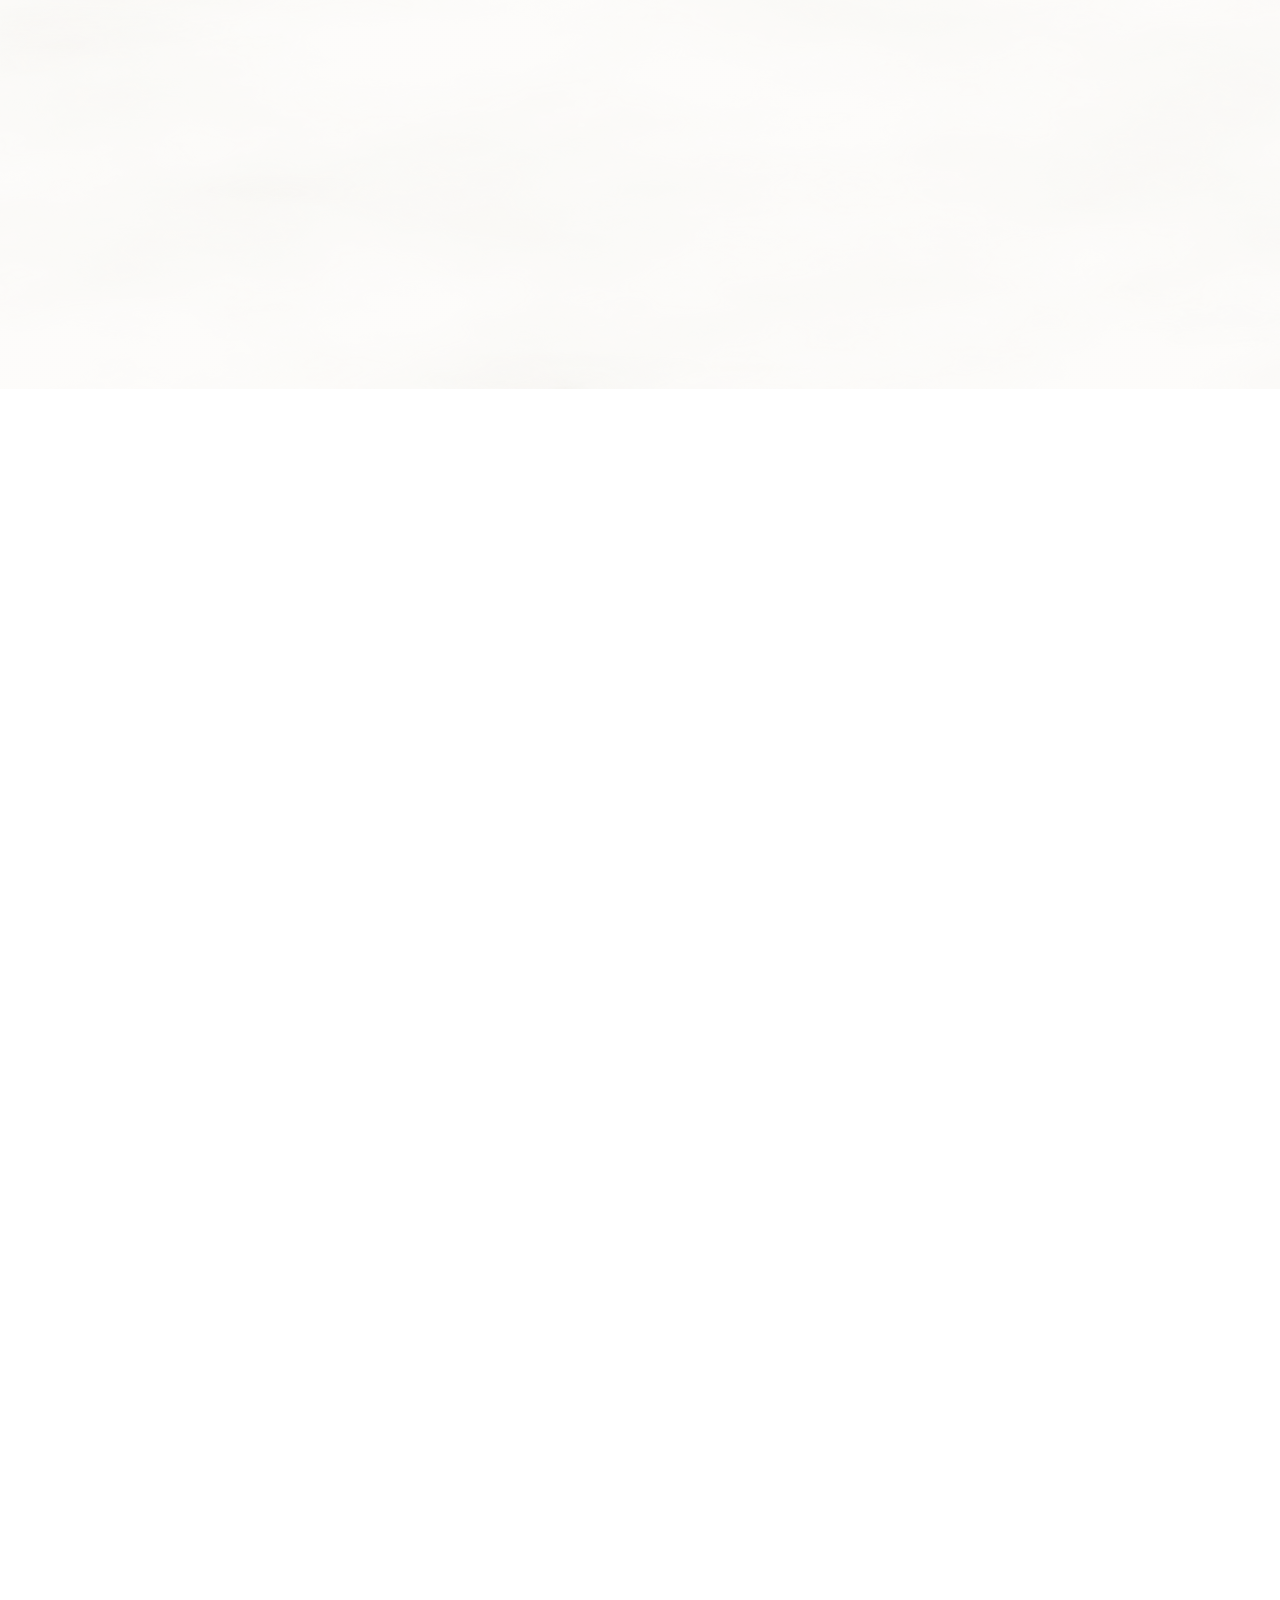
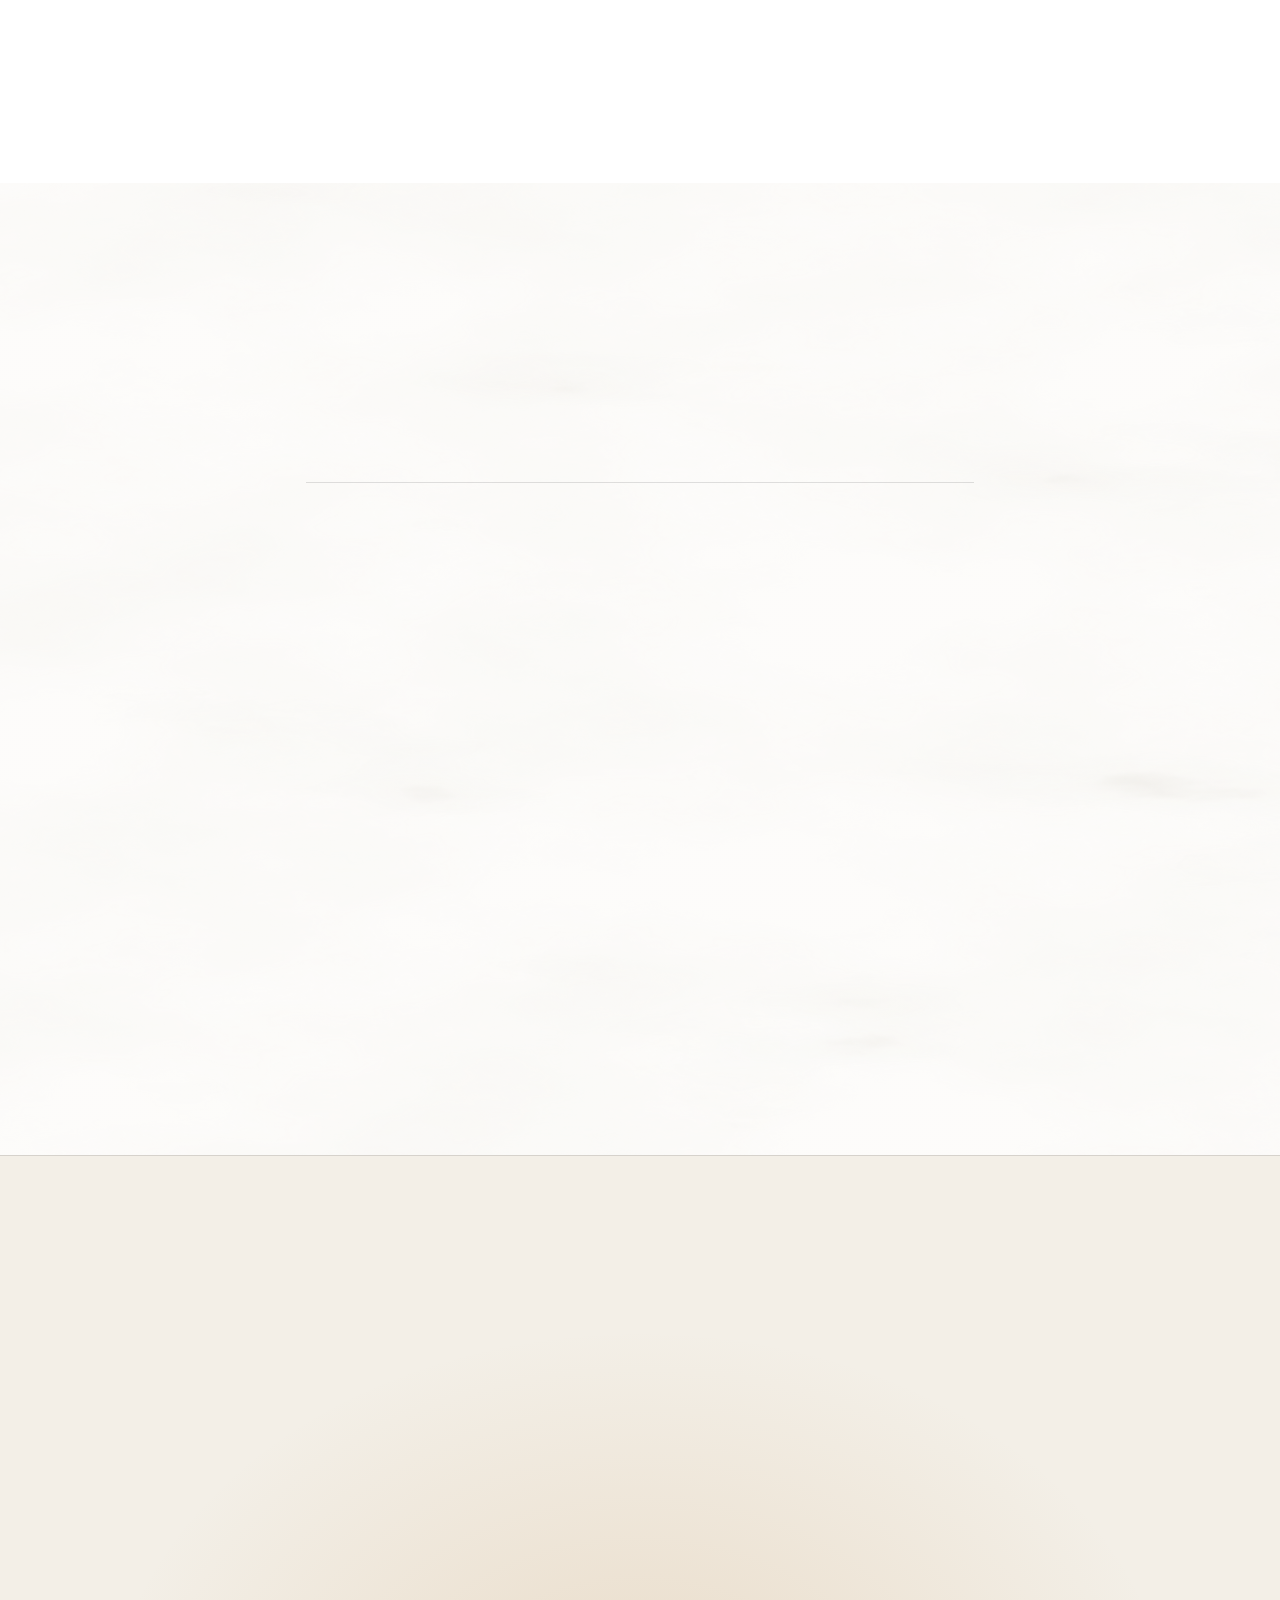
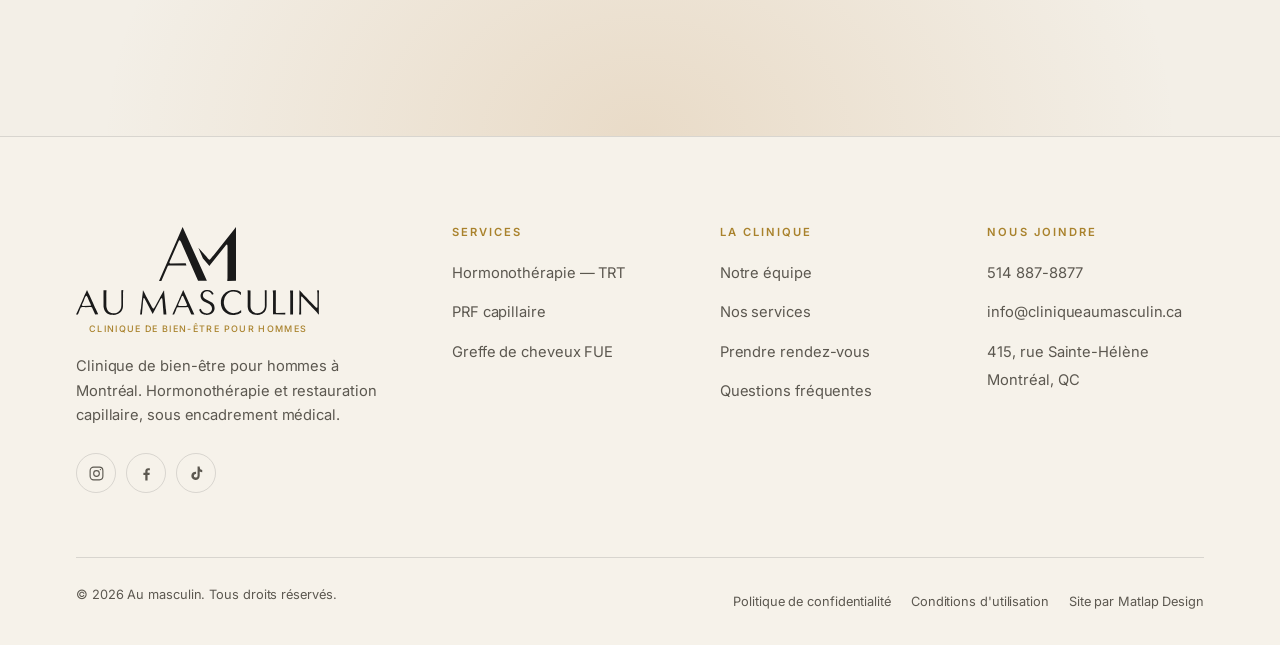
<file: index2.html>
<!DOCTYPE html>
<html lang="fr-CA">
<head>
	<meta charset="UTF-8">
	<title>Au masculin | Clinique de bien-être pour hommes — Montréal</title>
	<meta name="viewport" content="width=device-width, initial-scale=1.0">
	<meta name="description" content="Clinique de bien-être pour hommes à Montréal : hormonothérapie (TRT), PRF capillaire et greffe de cheveux FUE pour homme. Consultation médicale avec bilan sanguin inclus.">
	<meta name="author" content="Matlap Design">
	<meta name="robots" content="index, follow">
	<meta name="theme-color" content="#FAF8F4">
	<meta property="og:locale" content="fr_CA">
	<meta property="og:site_name" content="Au masculin">
	<meta property="og:type" content="website">
	<meta property="og:url" content="https://www.cliniqueaumasculin.ca/">
	<meta property="og:title" content="Au masculin | Clinique de bien-être pour hommes — Montréal">
	<meta property="og:description" content="Hormonothérapie et restauration capillaire pour homme. Une seule clinique, une équipe médicale.">
	<meta property="og:image" content="https://www.cliniqueaumasculin.ca/assets/og-cover.jpg">
	<meta name="twitter:card" content="summary_large_image">
	<link rel="canonical" href="https://www.cliniqueaumasculin.ca/">
	<link rel="icon" href="./assets/favicon.ico" sizes="32x32">
	<link rel="icon" type="image/svg+xml" href="./assets/favicon.svg">
	<link rel="apple-touch-icon" href="./assets/apple-touch-icon.png">
	<link rel="manifest" href="./site.webmanifest">
	<link rel="preconnect" href="https://fonts.googleapis.com">
	<link rel="preconnect" href="https://fonts.gstatic.com" crossorigin>
	<link rel="stylesheet" href="https://fonts.googleapis.com/css2?family=Archivo:wght@600;700;800&family=Inter:wght@400;500;600&family=Instrument+Serif:ital@0;1&display=swap">
	<link rel="stylesheet" href="./styles/styles.css">
	<link rel="stylesheet" href="./styles/mediaqueries.css">
	<script>document.documentElement.classList.add('js');</script>
	<script type="application/ld+json">
	{
		"@context": "https://schema.org",
		"@type": "MedicalClinic",
		"name": "Au masculin",
		"description": "Clinique de bien-être pour hommes à Montréal : hormonothérapie (TRT), PRF capillaire et greffe de cheveux FUE pour homme.",
		"url": "https://www.cliniqueaumasculin.ca",
		"logo": "https://www.cliniqueaumasculin.ca/assets/logo-au-masculin.png",
		"image": "https://www.cliniqueaumasculin.ca/assets/og-cover.jpg",
		"telephone": "+1-514-887-8877",
		"email": "info@cliniqueaumasculin.ca",
		"priceRange": "$$$",
		"address": {
			"@type": "PostalAddress",
			"streetAddress": "415, rue Sainte-Hélène",
			"addressLocality": "Montréal",
			"addressRegion": "QC",
			"addressCountry": "CA"
		},
		"openingHoursSpecification": {
			"@type": "OpeningHoursSpecification",
			"dayOfWeek": ["Monday", "Tuesday", "Wednesday", "Thursday", "Friday"],
			"opens": "09:00",
			"closes": "17:00"
		},
		"medicalSpecialty": ["Dermatology", "PlasticSurgery", "Endocrine"],
		"availableService": [
			{ "@type": "MedicalTherapy", "name": "Hormonothérapie de remplacement de la testostérone (TRT)" },
			{ "@type": "MedicalTherapy", "name": "PRF capillaire" },
			{ "@type": "MedicalProcedure", "name": "Greffe de cheveux FUE", "offers": { "@type": "Offer", "priceCurrency": "CAD", "price": "7999", "priceSpecification": { "@type": "PriceSpecification", "priceCurrency": "CAD", "minPrice": "7999" } } }
		]
	}
	</script>
</head>
<body>
	<a class="skip-link" href="#main">Aller au contenu</a>

	<!-- ============ EN-TÊTE ============ -->
	<header class="site-header">
		<div class="wrap header-inner">
			<a href="./" class="brand" aria-label="Au masculin — accueil">
				<img class="brand-mark" src="./assets/logo-monogramme.svg" alt="" width="499" height="349">
				<span class="brand-word"><img class="brand-name" src="./assets/logo-mot-signe.svg" alt="Au masculin" width="1569" height="160"><small>Clinique de bien-être pour hommes</small></span>
			</a>

			<nav aria-label="Navigation principale">
				<ul class="nav">
					<li class="nav-item"><a class="nav-link" href="./" aria-current="page">Accueil</a></li>
					<li class="nav-item has-dd">
						<a class="nav-link" href="#services" aria-expanded="false">
							Services
							<svg class="caret" width="10" height="7" viewBox="0 0 10 7" fill="none" aria-hidden="true"><path d="M1 1.2 5 5.2l4-4" stroke="currentColor" stroke-width="1.3"/></svg>
						</a>
						<div class="dd">
							<a class="dd-link" href="./hormonotherapie"><strong>Hormonothérapie — TRT</strong><span>Retrouver énergie, libido et concentration</span></a>
							<a class="dd-link" href="./prf-capillaire"><strong>PRF capillaire</strong><span>Densifier et ralentir la chute de cheveux</span></a>
							<a class="dd-link" href="./greffe-de-cheveux"><strong>Greffe de cheveux FUE</strong><span>Restauration permanente, sans cicatrice linéaire</span></a>
						</div>
					</li>
					<li class="nav-item"><a class="nav-link" href="./equipe">Notre équipe</a></li>
					<li class="nav-item"><a class="nav-link" href="./contact">Contact</a></li>
				</ul>
			</nav>

			<div class="header-cta">
				<a class="header-tel" href="tel:+15148878877">514&nbsp;887-8877</a>
				<a class="btn btn--sm" href="./contact">Prendre rendez-vous</a>
				<button class="burger" type="button" aria-expanded="false" aria-controls="drawer" aria-label="Ouvrir le menu">
					<span></span><span></span><span></span>
				</button>
			</div>
		</div>
	</header>

	<div class="drawer" id="drawer" aria-hidden="true">
		<ul class="drawer-nav">
			<li><a href="./">Accueil</a></li>
			<li>
				<a href="./hormonotherapie">Services</a>
				<ul class="drawer-sub">
					<li><a href="./hormonotherapie">Hormonothérapie — TRT</a></li>
					<li><a href="./prf-capillaire">PRF capillaire</a></li>
					<li><a href="./greffe-de-cheveux">Greffe de cheveux FUE</a></li>
				</ul>
			</li>
			<li><a href="./equipe">Notre équipe</a></li>
			<li><a href="./contact">Contact</a></li>
		</ul>
		<div class="drawer-foot">
			<a class="btn" href="./contact">Prendre rendez-vous</a>
			<a class="header-tel" href="tel:+15148878877">514 887-8877</a>
		</div>
	</div>

	<main id="main">

		<!-- ============ HÉROS ============ -->
		<section class="hero hero--split">
			<div class="hero-bg" aria-hidden="true"></div>
			<div class="hero-grid" aria-hidden="true"><span></span><span></span><span></span><span></span></div>

			<div class="wrap hero-inner">
				<div>
					<p class="eyebrow">Clinique de bien-être pour hommes — Montréal</p>

					<h1 class="h-xl">
						<span class="line"><span>L'énergie,</span></span>
						<span class="line"><span>les cheveux,</span></span>
						<span class="line"><span><em>l'assurance.</em></span></span>
					</h1>

					<div class="hero-copy">
						<p class="lead">Hormonothérapie et restauration capillaire pour l'homme, sous encadrement médical.</p>
					</div>

					<div class="btn-row hero-actions">
						<a class="btn" href="./contact">Prendre rendez-vous</a>
						<a class="btn btn--ghost" href="#services">Voir les services</a>
					</div>

					<ul class="hero-notes">
						<li>Évaluation médicale</li>
						<li>Résultats naturels</li>
						<li>Suivi assuré</li>
					</ul>
				</div>

				<!-- Visuels déroulants -->
				<div class="hero-slider" data-slider>
					<div class="hero-slide"><img src="./assets/hero-1.jpg" alt="Au masculin — votre confiance, notre expertise" width="640" height="854" fetchpriority="high"></div>
					<div class="hero-slide"><img src="./assets/hero-2.jpg" alt="Homme photographié en studio, noir et blanc" width="640" height="854" loading="lazy"></div>
					<div class="hero-slide"><img src="./assets/hero-3.jpg" alt="Comprendre l'hormonothérapie pour hommes" width="640" height="854" loading="lazy"></div>
					<div class="hero-dots" role="tablist" aria-label="Visuels"></div>
				</div>
			</div>
		</section>

		<!-- ============ BANDEAU ============ -->
		<div class="marquee" aria-hidden="true">
			<div class="marquee-track">
				<span>Hormonothérapie&nbsp;&nbsp;·&nbsp;&nbsp;Testostérone&nbsp;&nbsp;·&nbsp;&nbsp;Bilan sanguin inclus&nbsp;&nbsp;·&nbsp;&nbsp;PRF capillaire&nbsp;&nbsp;·&nbsp;&nbsp;Greffe de cheveux FUE&nbsp;&nbsp;·&nbsp;&nbsp;NeoGraft&nbsp;&nbsp;·&nbsp;&nbsp;Suivi médical</span>
			</div>
		</div>

		<!-- ============ SERVICES ============ -->
		<section class="section" id="services">
			<div class="wrap">
				<div class="section-head reveal">
					<p class="eyebrow">Nos trois piliers</p>
					<h2 class="h-lg">Trois façons de<br><em class="serif-note bronze">gagner de la confiance</em></h2>
					<p class="lead">Chaque parcours est pris en charge par un médecin expert dans son domaine et commence par une évaluation médicale complète. Pas de protocole générique : un plan bâti sur vos résultats, vos antécédents et vos objectifs.</p>
				</div>

				<div class="svc-grid" data-stagger>
					<article class="svc reveal">
						<p class="svc-num">01</p>
						<div class="svc-icon" aria-hidden="true">
							<svg viewBox="0 0 40 40" fill="none" stroke="currentColor" stroke-width="1.4"><path d="M20 3v10M20 27v10M6.2 11l8.7 5M25.1 24l8.7 5M6.2 29l8.7-5M25.1 16l8.7-5"/><circle cx="20" cy="20" r="6.6"/></svg>
						</div>
						<h3>Hormonothérapie<br>TRT</h3>
						<p>Fatigue chronique, baisse de libido, perte de masse musculaire, difficulté à se concentrer. On mesure d'abord, on traite ensuite.</p>
						<div class="svc-meta">
							<p class="svc-price">325&nbsp;$<small>Consultation initiale</small></p>
							<span class="arrow-link">Découvrir <svg width="18" height="8" viewBox="0 0 18 8" fill="none" aria-hidden="true"><path d="M0 4h16M12.5.5 16.5 4l-4 3.5" stroke="currentColor" stroke-width="1.3"/></svg></span>
						</div>
						<a class="svc-link" href="./hormonotherapie"><span>En savoir plus sur l'hormonothérapie TRT</span></a>
					</article>

					<article class="svc reveal">
						<p class="svc-num">02</p>
						<div class="svc-icon" aria-hidden="true">
							<svg viewBox="0 0 40 40" fill="none" stroke="currentColor" stroke-width="1.4"><path d="M8 34c0-9 5.4-16 12-16s12 7 12 16"/><path d="M14 26c-1.5-6 1-12 6-14M26 26c1.5-6-1-12-6-14"/><circle cx="20" cy="7" r="3.2"/></svg>
						</div>
						<h3>PRF<br>capillaire</h3>
						<p>Vos propres plaquettes, concentrées en matrice de fibrine, réinjectées dans le cuir chevelu pour densifier et ralentir la chute.</p>
						<div class="svc-meta">
							<p class="svc-price">549,99&nbsp;$<small>Premier traitement</small></p>
							<span class="arrow-link">Découvrir <svg width="18" height="8" viewBox="0 0 18 8" fill="none" aria-hidden="true"><path d="M0 4h16M12.5.5 16.5 4l-4 3.5" stroke="currentColor" stroke-width="1.3"/></svg></span>
						</div>
						<a class="svc-link" href="./prf-capillaire"><span>En savoir plus sur le PRF capillaire</span></a>
					</article>

					<article class="svc reveal">
						<p class="svc-num">03</p>
						<div class="svc-icon" aria-hidden="true">
							<svg viewBox="0 0 40 40" fill="none" stroke="currentColor" stroke-width="1.4"><rect x="6" y="22" width="28" height="12" rx="2"/><path d="M13 22v-4a7 7 0 0 1 14 0v4M20 28v2"/><path d="M10 12l3-3M30 12l-3-3M20 8V4"/></svg>
						</div>
						<h3>Greffe de<br>cheveux FUE</h3>
						<p>Extraction folliculaire assistée par NeoGraft, implantation manuelle par le médecin. Permanent, sans cicatrice linéaire — <strong>PRF capillaire inclus sans frais</strong>.</p>
						<div class="svc-meta">
							<p class="svc-price">Dès 7&nbsp;999&nbsp;$<small>Selon le nombre de greffons</small></p>
							<span class="arrow-link">Découvrir <svg width="18" height="8" viewBox="0 0 18 8" fill="none" aria-hidden="true"><path d="M0 4h16M12.5.5 16.5 4l-4 3.5" stroke="currentColor" stroke-width="1.3"/></svg></span>
						</div>
						<a class="svc-link" href="./greffe-de-cheveux"><span>En savoir plus sur la greffe de cheveux FUE</span></a>
					</article>
				</div>
			</div>
		</section>

		<!-- ============ POURQUOI NOUS ============ -->
		<section class="section section--paper">
			<div class="wrap">
				<div class="section-head section-head--center reveal">
					<p class="eyebrow eyebrow--center">La différence Au masculin</p>
					<h2 class="h-lg">Une clinique bâtie<br>autour d'un seul patient : <em class="serif-note bronze">vous</em></h2>
				</div>

				<ul class="assure" data-stagger>
					<li class="reveal">
						<svg viewBox="0 0 24 24" fill="none" stroke="currentColor" stroke-width="1.5" aria-hidden="true"><path d="M12 2 3 6v6c0 5 3.8 9.2 9 10 5.2-.8 9-5 9-10V6l-9-4Z"/><path d="m8.5 12 2.5 2.5 4.5-5"/></svg>
						<b>Encadrement médical</b>
						<span>Médecins et infirmière membres de leurs ordres professionnels. Évaluation, consentement éclairé, suivi.</span>
					</li>
					<li class="reveal">
						<svg viewBox="0 0 24 24" fill="none" stroke="currentColor" stroke-width="1.5" aria-hidden="true"><path d="M4 20V10M10 20V4M16 20v-7M22 20H2"/></svg>
						<b>On mesure avant de traiter</b>
						<span>Bilan sanguin, analyse du cuir chevelu : les données passent avant les promesses.</span>
					</li>
					<li class="reveal">
						<svg viewBox="0 0 24 24" fill="none" stroke="currentColor" stroke-width="1.5" aria-hidden="true"><circle cx="12" cy="12" r="9"/><path d="M12 7v5l3.5 2"/></svg>
						<b>En clinique ou à distance</b>
						<span>Les interventions se font à la clinique ; le suivi hormonal, lui, peut se faire à distance, avec une prise de sang près de chez vous.</span>
					</li>
					<li class="reveal">
						<svg viewBox="0 0 24 24" fill="none" stroke="currentColor" stroke-width="1.5" aria-hidden="true"><path d="M3 12h4l2.5-7 5 14L17 12h4"/></svg>
						<b>Résultats naturels</b>
						<span>L'objectif n'est pas qu'on remarque le traitement. C'est qu'on vous trouve simplement en forme.</span>
					</li>
				</ul>
			</div>
		</section>

		<!-- ============ PARCOURS ============ -->
		<section class="section">
			<div class="wrap">
				<div class="section-head reveal">
					<p class="eyebrow">Le parcours</p>
					<h2 class="h-lg">Quatre étapes<br>simples</h2>
				</div>

				<ol class="steps" data-stagger>
					<li class="step reveal">
						<h3>Première prise de contact</h3>
						<p>Vous décrivez vos symptômes et vos objectifs. On vous explique quelles options s'appliquent réellement à votre cas — et lesquelles ne s'appliquent pas.</p>
					</li>
					<li class="step reveal">
						<h3>Évaluation médicale</h3>
						<p>Bilan sanguin hormonal ou analyse du cuir chevelu, selon le parcours. Antécédents, médication et contre-indications sont passés en revue.</p>
					</li>
					<li class="step reveal">
						<h3>Plan de traitement</h3>
						<p>Le médecin vous présente les options, les risques, les limites et le coût réel. Vous repartez avec un plan écrit, pas avec une pression de vente.</p>
					</li>
					<li class="step reveal">
						<h3>Traitement et suivi</h3>
						<p>Intervention sur place, puis suivi planifié : ajustements de dosage, séances d'entretien, contrôle des résultats à 6 et 12 mois.</p>
					</li>
				</ol>
			</div>
		</section>

		<!-- ============ ÉQUIPE ============ -->
		<section class="section section--paper">
			<div class="wrap">
				<div class="section-head reveal">
					<p class="eyebrow">Notre équipe</p>
					<h2 class="h-lg">Notre<br><em class="serif-note bronze">équipe</em></h2>
					<p class="lead">Trois professionnels, trois expertises complémentaires — et un même principe : aucun traitement sans évaluation préalable.</p>
				</div>

				<div class="team-grid" data-stagger>
					<article class="member reveal">
						<div class="member-photo"><img src="./assets/equipe-kannab.png" alt="Dr George Kannab-Ayda" width="420" height="594" loading="lazy"></div>
						<p class="role">Médecin — Hormonothérapie</p>
						<h3>Dr George Kannab-Ayda</h3>
						<p class="credentials">Médecin, médecine esthétique</p>
						<p class="bio">Il pilote notre programme d'hormonothérapie. Son approche repose sur l'évaluation médicale personnalisée, la sécurité du patient et le consentement éclairé.</p>
					</article>

					<article class="member reveal">
						<div class="member-photo"><img src="./assets/equipe-gomez.png" alt="Dr Juan Camilo Gomez-Izquierdo" width="500" height="500" loading="lazy"></div>
						<p class="role">Médecin — Greffe de cheveux FUE</p>
						<h3>Dr Juan&nbsp;C. Gomez-Izquierdo</h3>
						<p class="credentials">MD, Ph.&nbsp;D. (chirurgie expérimentale, McGill), CCMF</p>
						<p class="bio">Douze années de formation médicale, un doctorat de recherche et une certification du Canadian Board of Aesthetic Medicine. Il réalise la greffe et assure lui-même le suivi.</p>
					</article>

					<article class="member reveal">
						<div class="member-photo"><img src="./assets/equipe-fortier.png" alt="Martine Fortier, infirmière injectrice" width="500" height="500" loading="lazy"></div>
						<p class="role">Infirmière injectrice</p>
						<h3>Martine Fortier</h3>
						<p class="credentials">Infirmière injectrice, médecine esthétique</p>
						<p class="bio">Elle réalise nos injections de PRF capillaire, en collaboration directe avec nos médecins et selon le protocole établi à la consultation.</p>
					</article>
				</div>

				<div class="btn-row reveal mt-4">
					<a class="btn btn--ghost" href="./equipe">Faire connaissance</a>
				</div>
			</div>
		</section>

		<!-- ============ FAQ ============ -->
		<section class="section">
			<div class="wrap wrap-narrow">
				<div class="section-head reveal mb-3">
					<p class="eyebrow">Questions fréquentes</p>
					<h2 class="h-md">Ce qu'on nous demande<br>le plus souvent</h2>
				</div>

				<div class="faq" data-single>
					<div class="faq-item reveal">
						<button class="faq-q" type="button" aria-expanded="false">L'analyse sanguine est-elle facturée en plus ?<span class="faq-sign" aria-hidden="true"></span></button>
						<div class="faq-a"><div><p>Non. Ailleurs, la demande d'analyse sanguine est souvent facturée séparément — chez nous, elle est comprise dans la consultation initiale de 325&nbsp;$. Vous ne payez pas deux fois pour savoir où vous en êtes.</p></div></div>
					</div>
					<div class="faq-item reveal">
						<button class="faq-q" type="button" aria-expanded="false">Combien de temps avant de voir des résultats ?<span class="faq-sign" aria-hidden="true"></span></button>
						<div class="faq-a"><div><p>Cela dépend du parcours. En hormonothérapie, l'énergie et la libido bougent généralement dans les premières semaines, les changements de composition corporelle sur quelques mois. En PRF capillaire, la densité s'observe à partir de 8 à 10 semaines. Pour une greffe de cheveux FUE, le résultat définitif se juge à 9 à 12 mois, le temps que les cheveux greffés repoussent.</p></div></div>
					</div>
					<div class="faq-item reveal">
						<button class="faq-q" type="button" aria-expanded="false">Les traitements sont-ils couverts par les assurances ?<span class="faq-sign" aria-hidden="true"></span></button>
						<div class="faq-a"><div><p>La restauration capillaire est un traitement électif, donc non couvert. Pour l'hormonothérapie, la médication prescrite peut être partiellement couverte selon votre régime — on en discute en consultation.</p></div></div>
					</div>
					<div class="faq-item reveal">
						<button class="faq-q" type="button" aria-expanded="false">Est-ce que je vais devoir m'absenter du travail ?<span class="faq-sign" aria-hidden="true"></span></button>
						<div class="faq-a"><div><p>Pour le PRF capillaire, aucune convalescence : rougeurs et légères ecchymoses possibles pendant quelques jours. Pour la greffe de cheveux FUE, prévoyez quelques jours — l'enflure et les croûtes se résorbent en une à deux semaines.</p></div></div>
					</div>
					<div class="faq-item reveal">
						<button class="faq-q" type="button" aria-expanded="false">Puis-je combiner plusieurs traitements ?<span class="faq-sign" aria-hidden="true"></span></button>
						<div class="faq-a"><div><p>Oui, et c'est souvent la meilleure stratégie. Le PRF est fréquemment associé à la greffe de cheveux FUE pour stimuler la repousse, et l'hormonothérapie se combine bien avec les autres volets. Le médecin établit l'ordre et l'espacement des interventions lors de la consultation.</p></div></div>
					</div>
				</div>

				<p class="notice reveal mt-4">Les informations de ce site sont fournies à titre informatif et ne remplacent pas une consultation médicale. Les résultats varient d'une personne à l'autre et aucun résultat ne peut être garanti. Tout traitement est précédé d'une évaluation médicale, d'une discussion des risques et d'un consentement éclairé.</p>
			</div>
		</section>

		<!-- ============ APPEL À L'ACTION ============ -->
		<section class="section cta">
			<div class="wrap">
				<div class="reveal">
					<p class="eyebrow eyebrow--center">Prochaine étape</p>
					<h2>Une consultation.<br><em>Des réponses claires.</em></h2>
					<p class="lead">Réservez votre évaluation initiale. On mesure, on vous explique, et vous décidez ensuite — sans engagement.</p>
					<div class="btn-row">
						<a class="btn" href="./contact">Prendre rendez-vous</a>
						<a class="btn btn--ghost" href="tel:+15148878877">514&nbsp;887-8877</a>
					</div>
				</div>
			</div>
		</section>

	</main>

	<!-- ============ PIED DE PAGE ============ -->
	<footer class="site-footer">
		<div class="wrap">
			<div class="footer-top">
				<div class="footer-brand">
					<a href="./" class="brand brand--stack">
						<img class="brand-mark" src="./assets/logo-monogramme.svg" alt="" width="499" height="349">
						<span class="brand-word"><img class="brand-name" src="./assets/logo-mot-signe.svg" alt="Au masculin" width="1569" height="160"><small>Clinique de bien-être pour hommes</small></span>
					</a>
					<p>Clinique de bien-être pour hommes à Montréal. Hormonothérapie et restauration capillaire, sous encadrement médical.</p>
					<div class="socials">
						<a href="#" aria-label="Instagram"><svg viewBox="0 0 24 24" fill="none" stroke="currentColor" stroke-width="1.6"><rect x="3" y="3" width="18" height="18" rx="5"/><circle cx="12" cy="12" r="4"/><circle cx="17.5" cy="6.5" r="1" fill="currentColor" stroke="none"/></svg></a>
						<a href="#" aria-label="Facebook"><svg viewBox="0 0 24 24" fill="currentColor"><path d="M13.5 22v-8h2.7l.4-3.1h-3.1V8.9c0-.9.25-1.5 1.55-1.5h1.65V4.6c-.3 0-1.3-.1-2.4-.1-2.4 0-4 1.45-4 4.1v2.3H7.6V14h2.7v8h3.2Z"/></svg></a>
						<a href="#" aria-label="TikTok"><svg viewBox="0 0 24 24" fill="currentColor"><path d="M16.5 2h-3v13.2a2.6 2.6 0 1 1-2.1-2.55V9.5a5.9 5.9 0 1 0 5.1 5.85V9.1a6.7 6.7 0 0 0 3.6 1.05V7.1a3.9 3.9 0 0 1-3.6-3.9V2Z"/></svg></a>
					</div>
				</div>

				<nav class="footer-col" aria-label="Services">
					<h4>Services</h4>
					<ul>
						<li><a href="./hormonotherapie">Hormonothérapie — TRT</a></li>
						<li><a href="./prf-capillaire">PRF capillaire</a></li>
						<li><a href="./greffe-de-cheveux">Greffe de cheveux FUE</a></li>
					</ul>
				</nav>

				<nav class="footer-col" aria-label="La clinique">
					<h4>La clinique</h4>
					<ul>
						<li><a href="./equipe">Notre équipe</a></li>
						<li><a href="./#services">Nos services</a></li>
						<li><a href="./contact">Prendre rendez-vous</a></li>
						<li><a href="./contact#faq">Questions fréquentes</a></li>
					</ul>
				</nav>

				<div class="footer-col">
					<h4>Nous joindre</h4>
					<ul>
						<li><a href="tel:+15148878877">514 887-8877</a></li>
						<li><a href="mailto:info@cliniqueaumasculin.ca">info@cliniqueaumasculin.ca</a></li>
						<li><a href="./contact">415, rue Sainte-Hélène<br>Montréal, QC</a></li>
					</ul>
				</div>
			</div>

			<div class="footer-bottom">
				<p>© <span data-year>2026</span> Au masculin. Tous droits réservés.</p>
				<div class="footer-legal">
					<a href="./contact">Politique de confidentialité</a>
					<a href="./contact">Conditions d'utilisation</a>
					<span>Site par <a href="https://matlap.ca" rel="noopener">Matlap Design</a></span>
				</div>
			</div>
		</div>
	</footer>

	<script src="./scripts/script.js" defer></script>
</body>
</html>
</file>
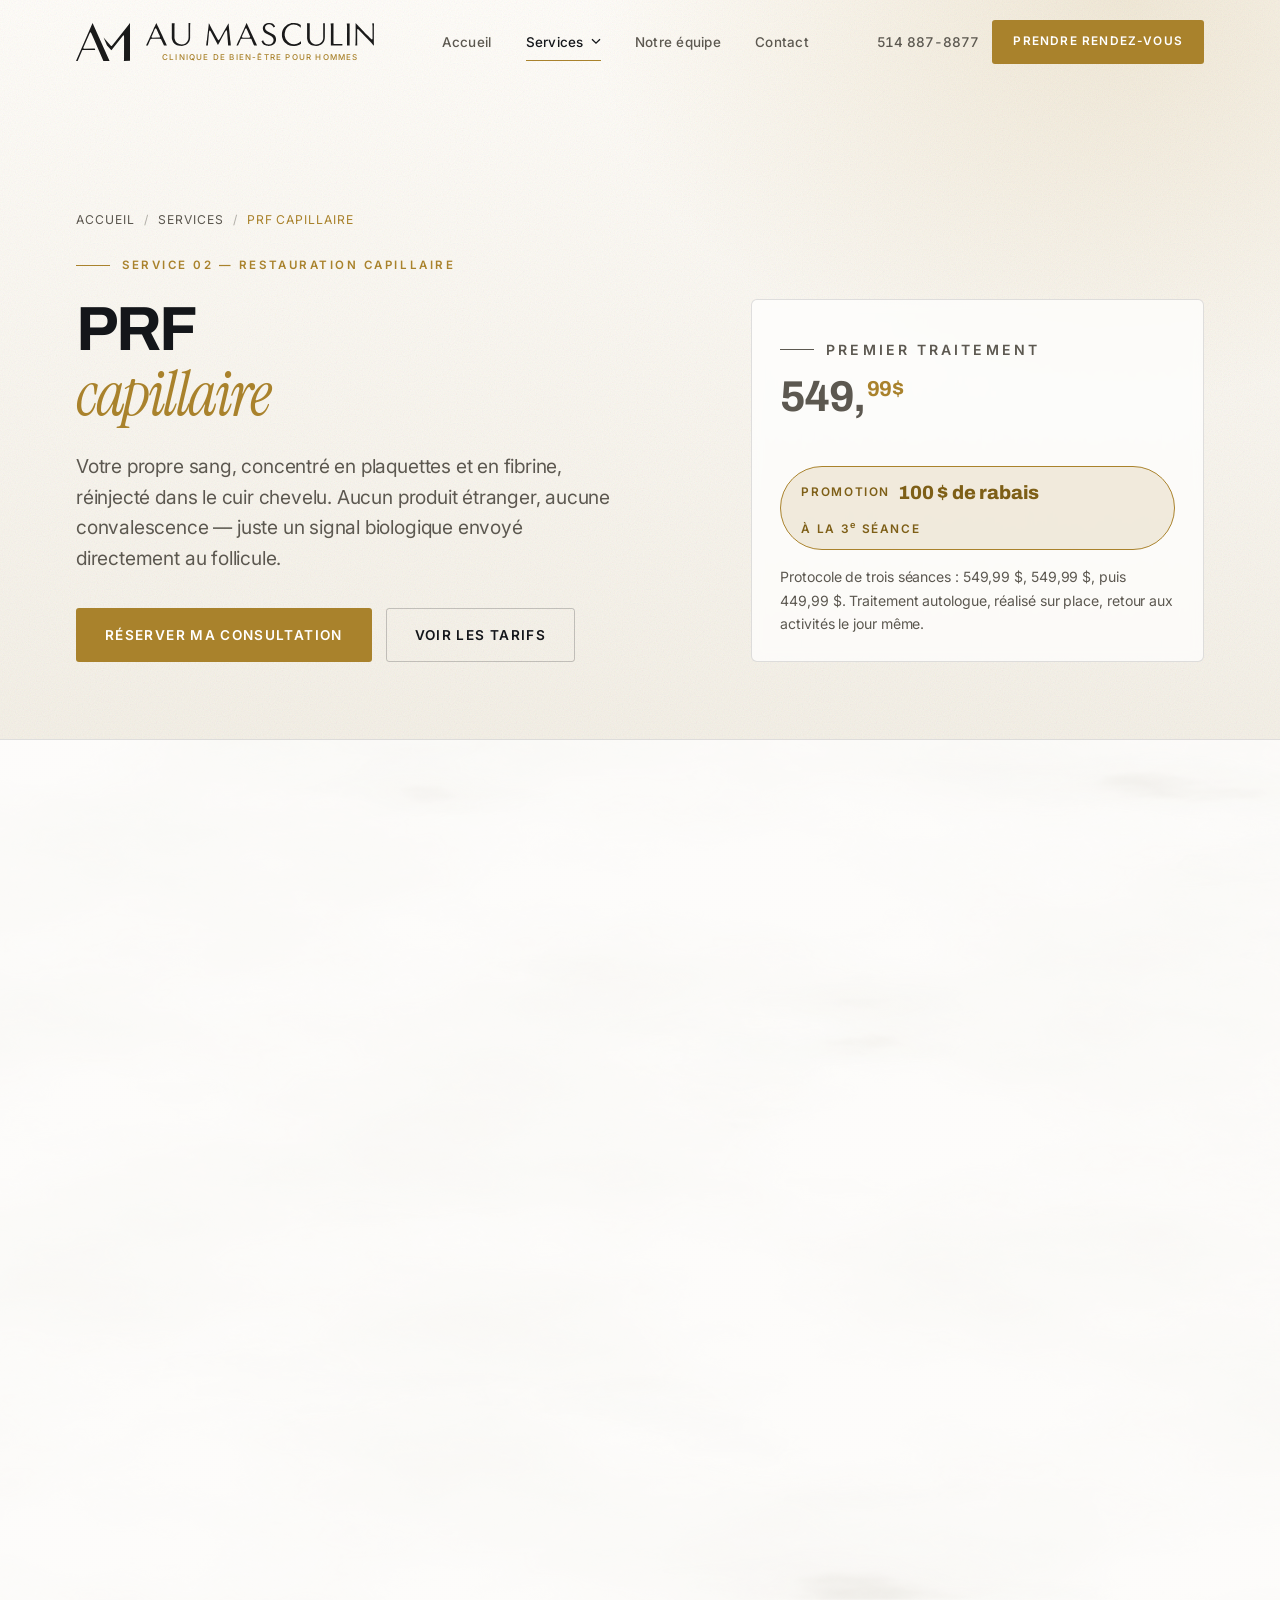
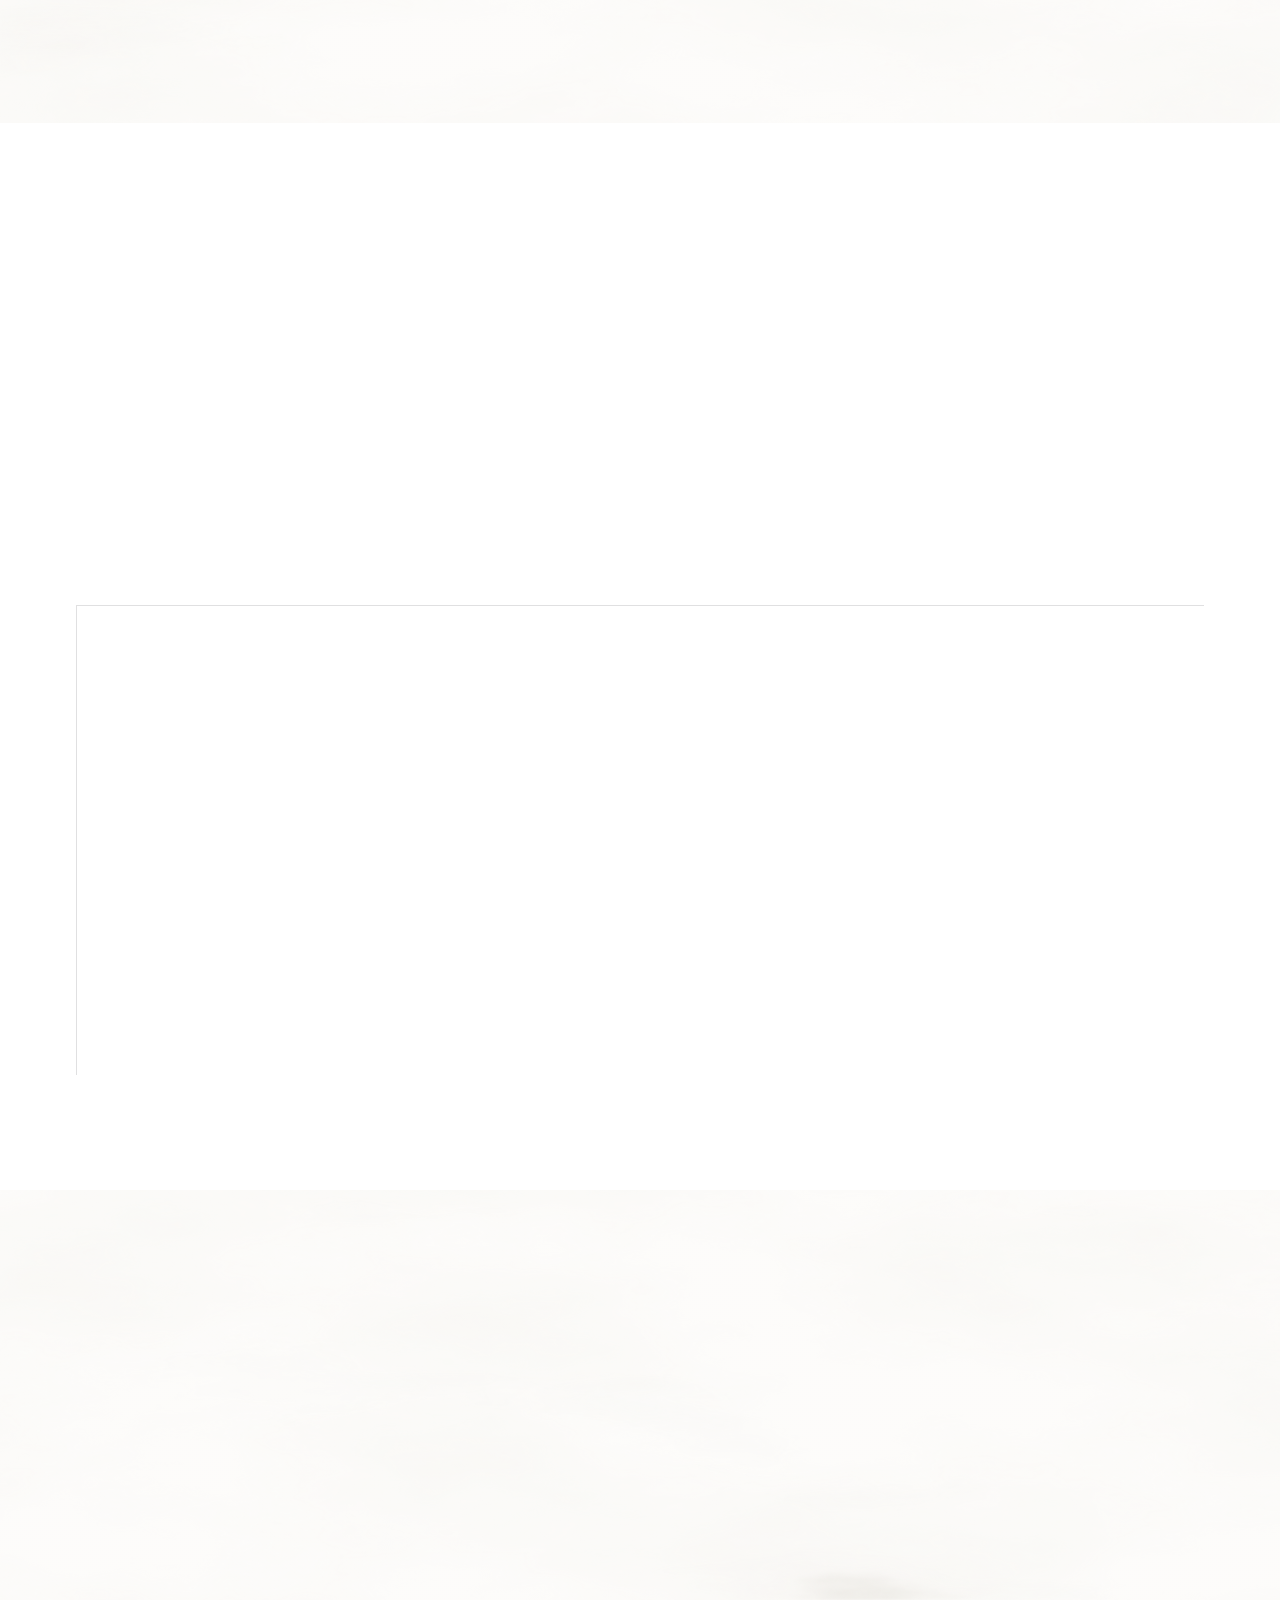
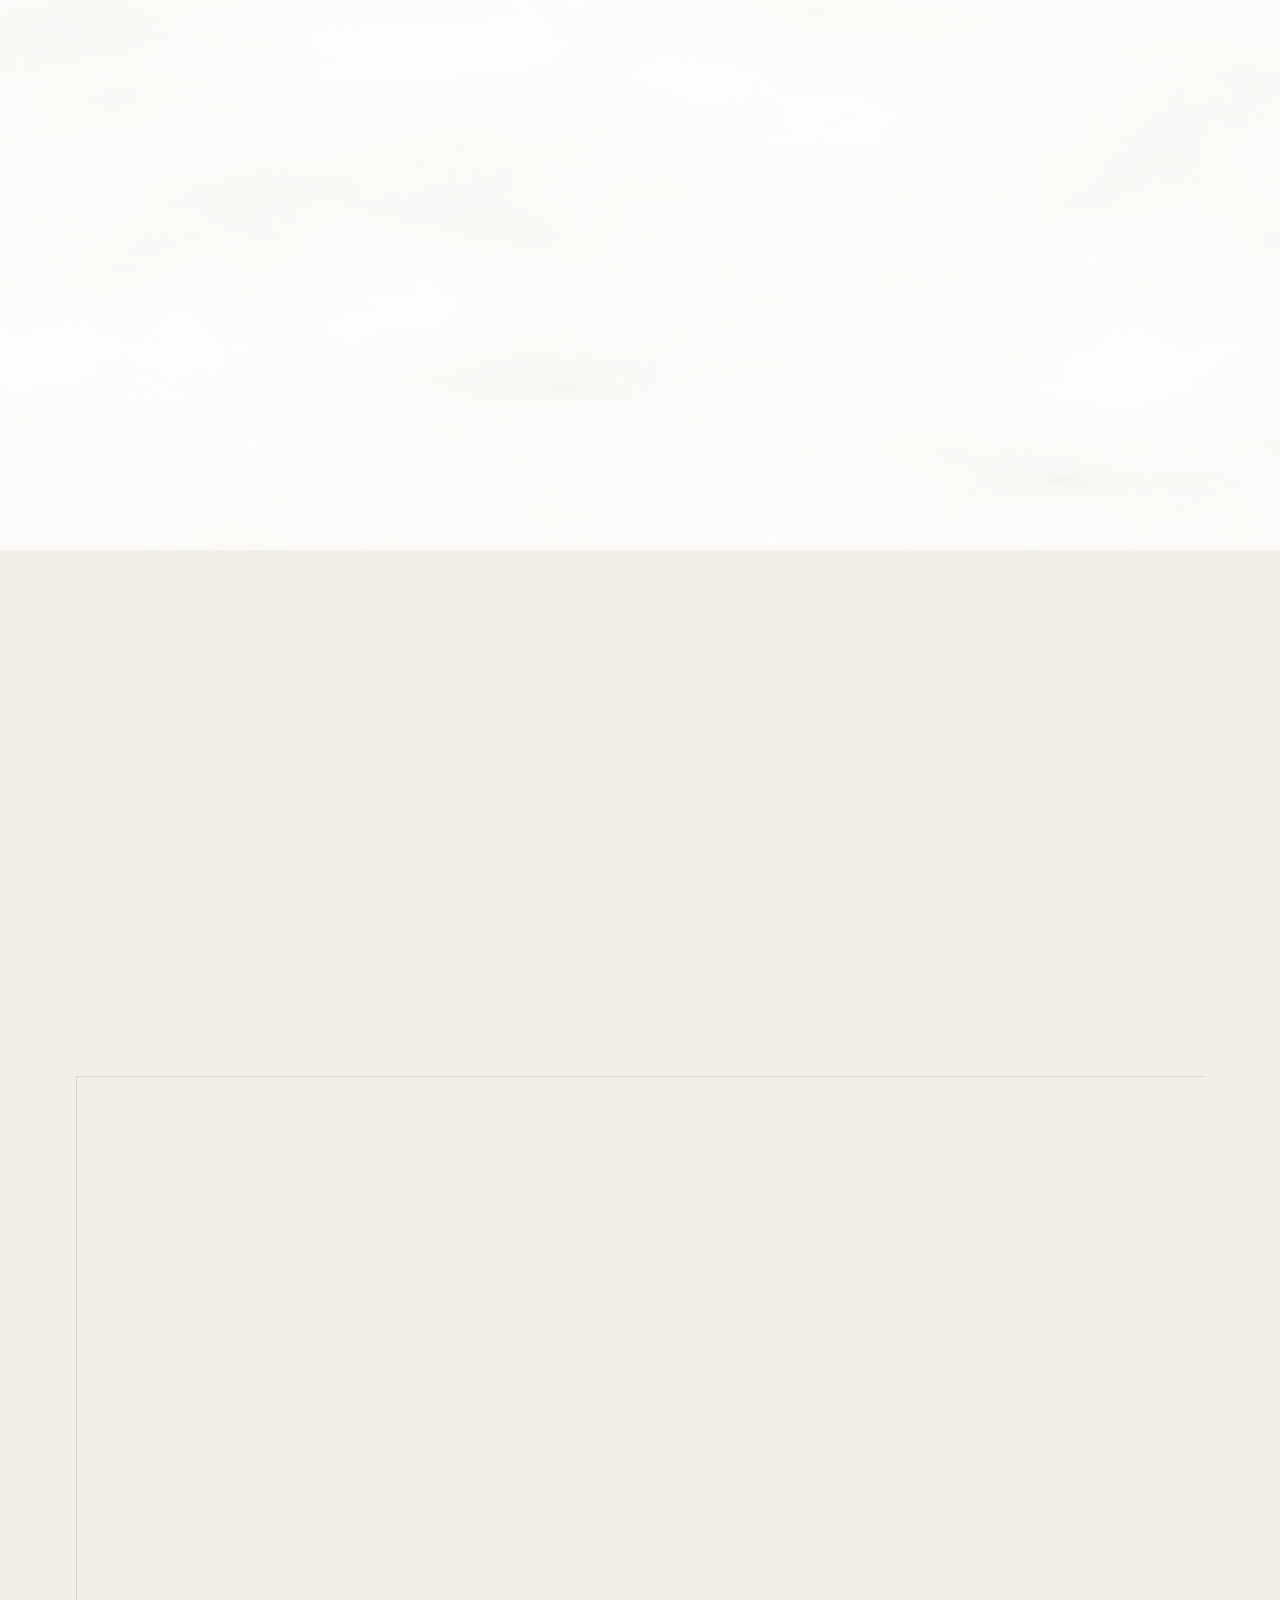
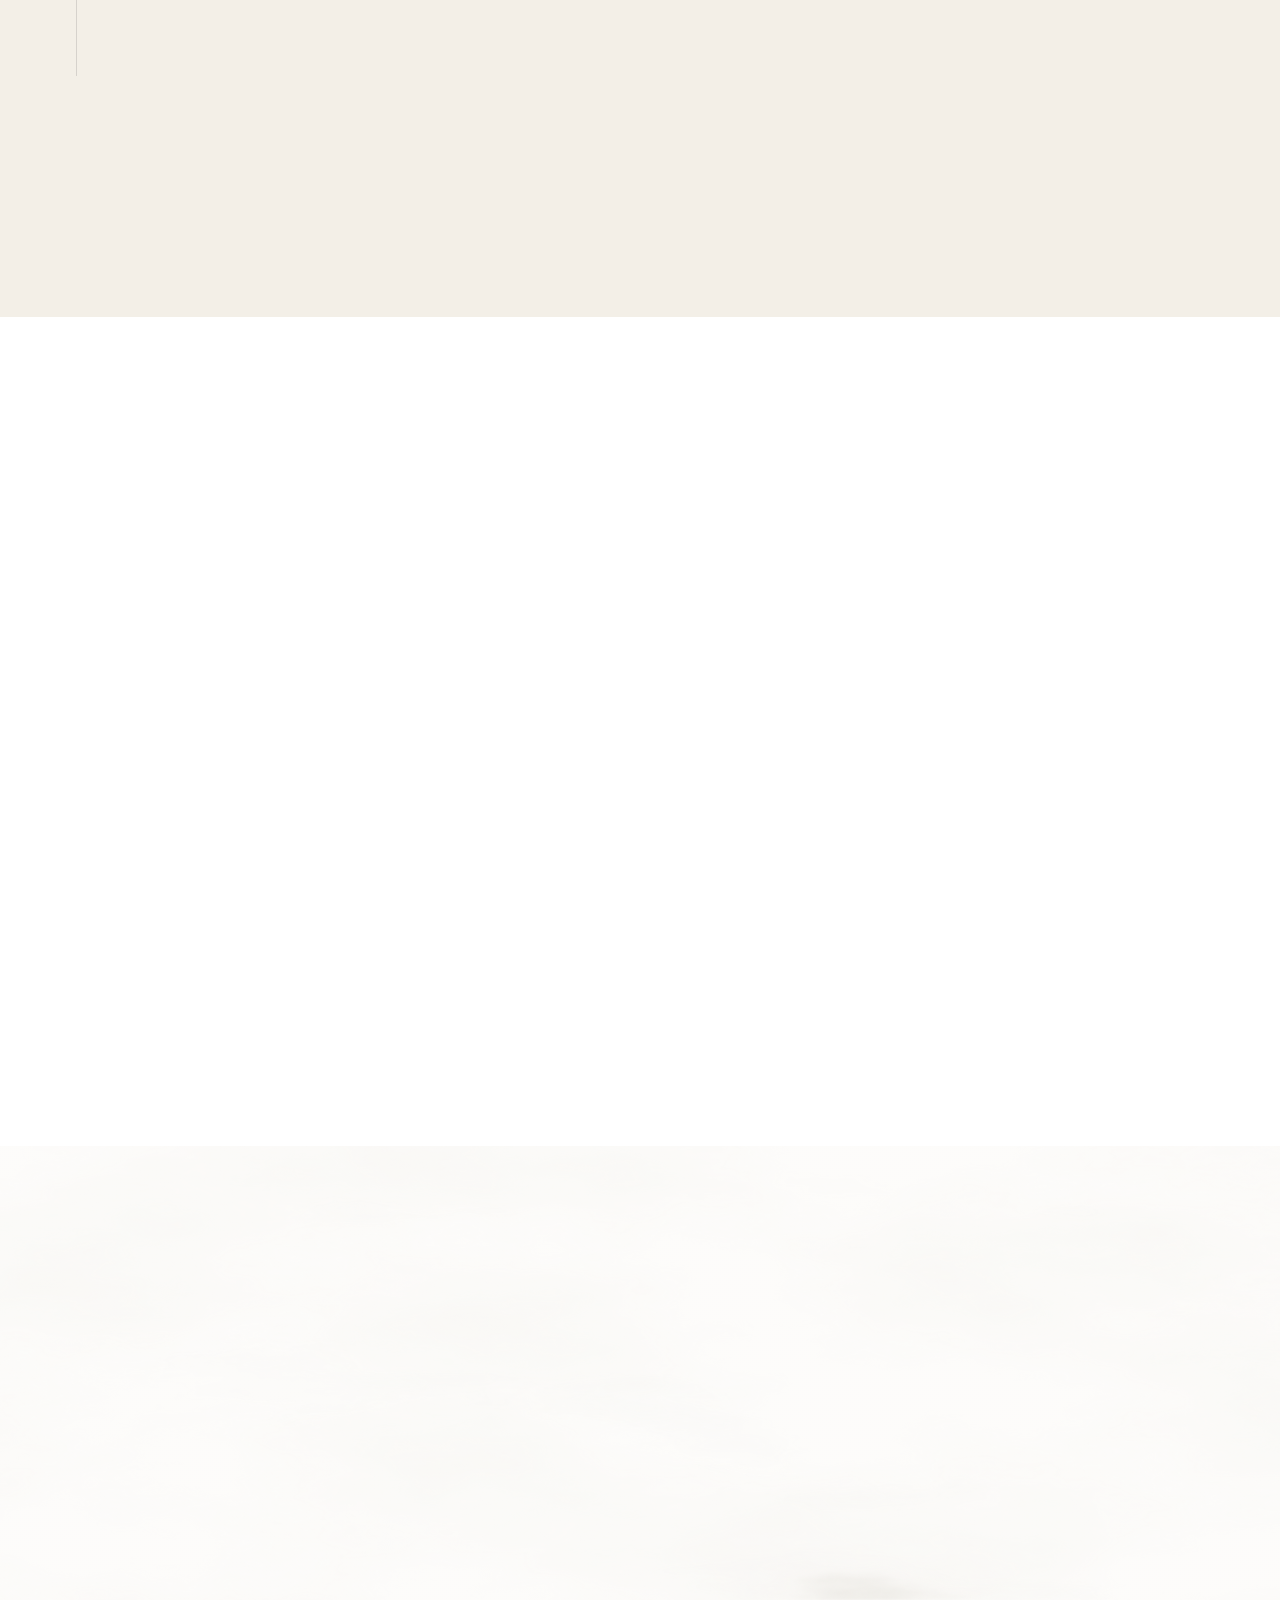
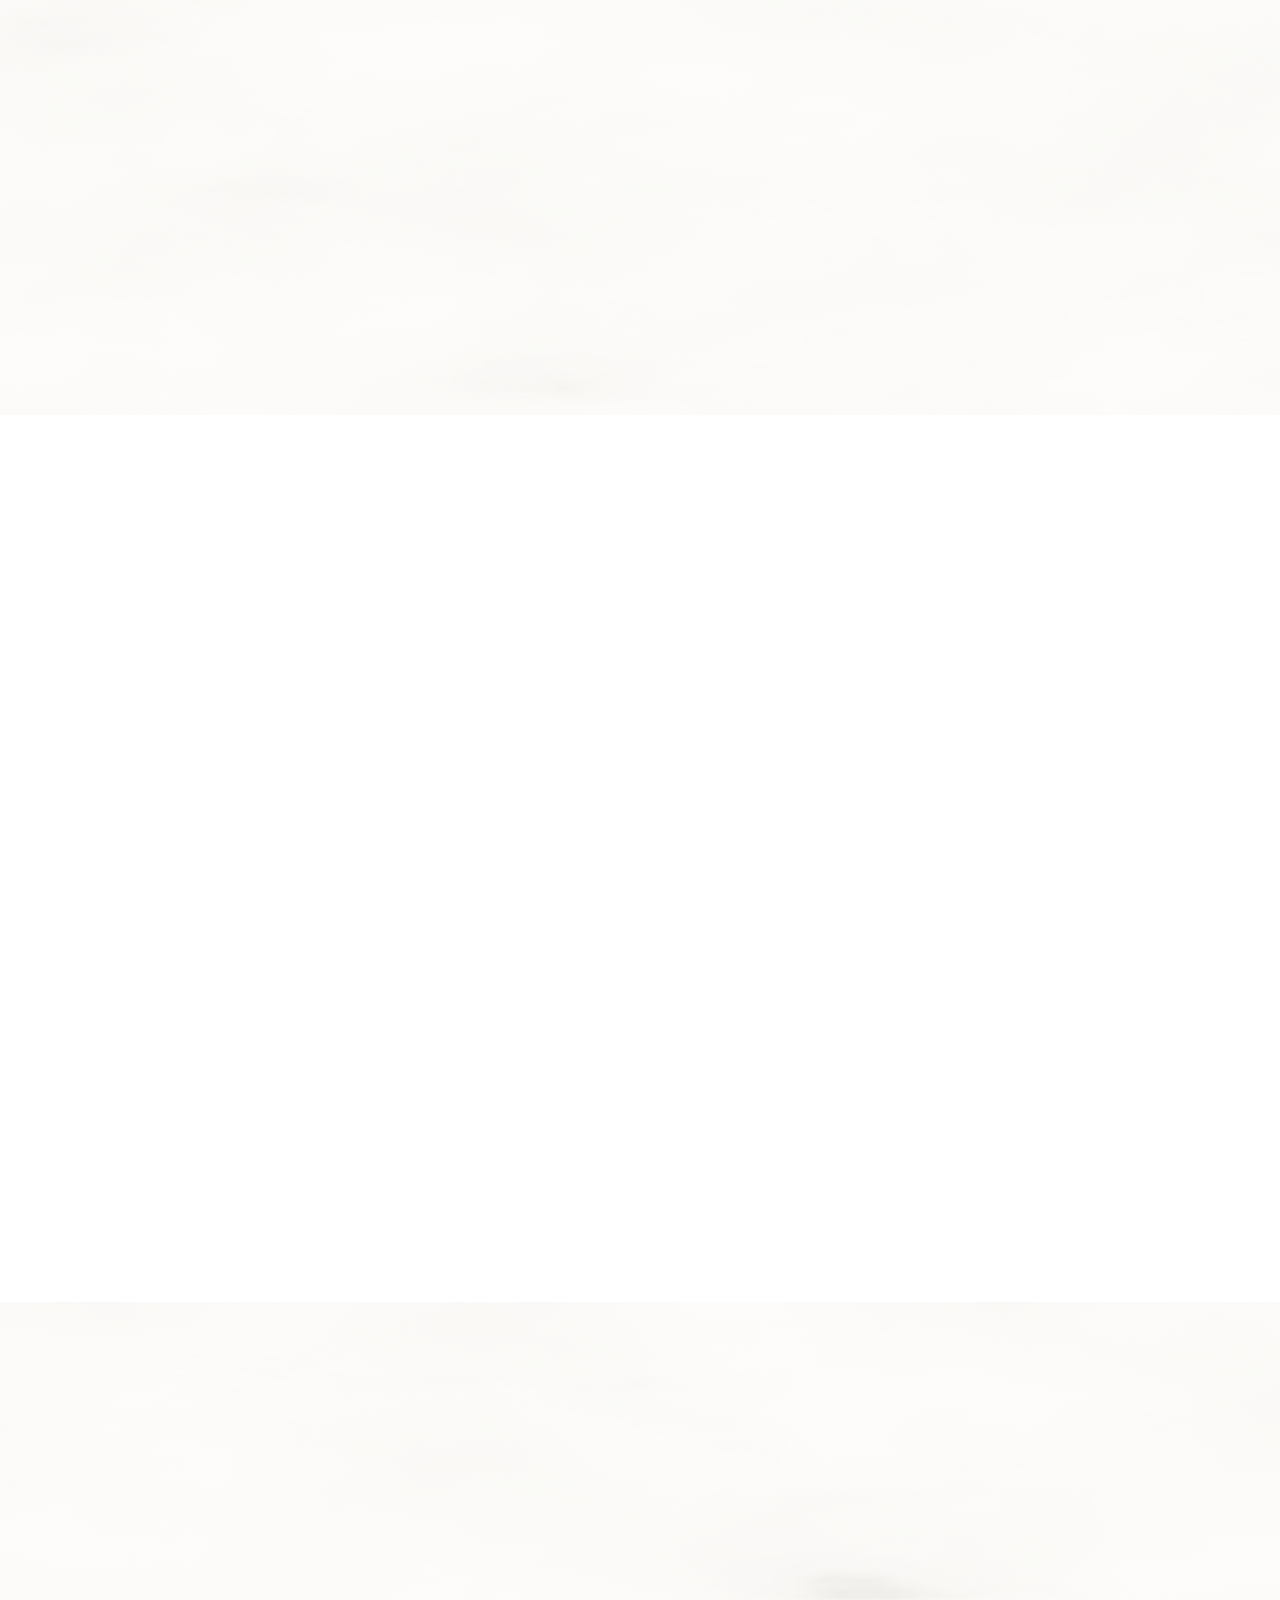
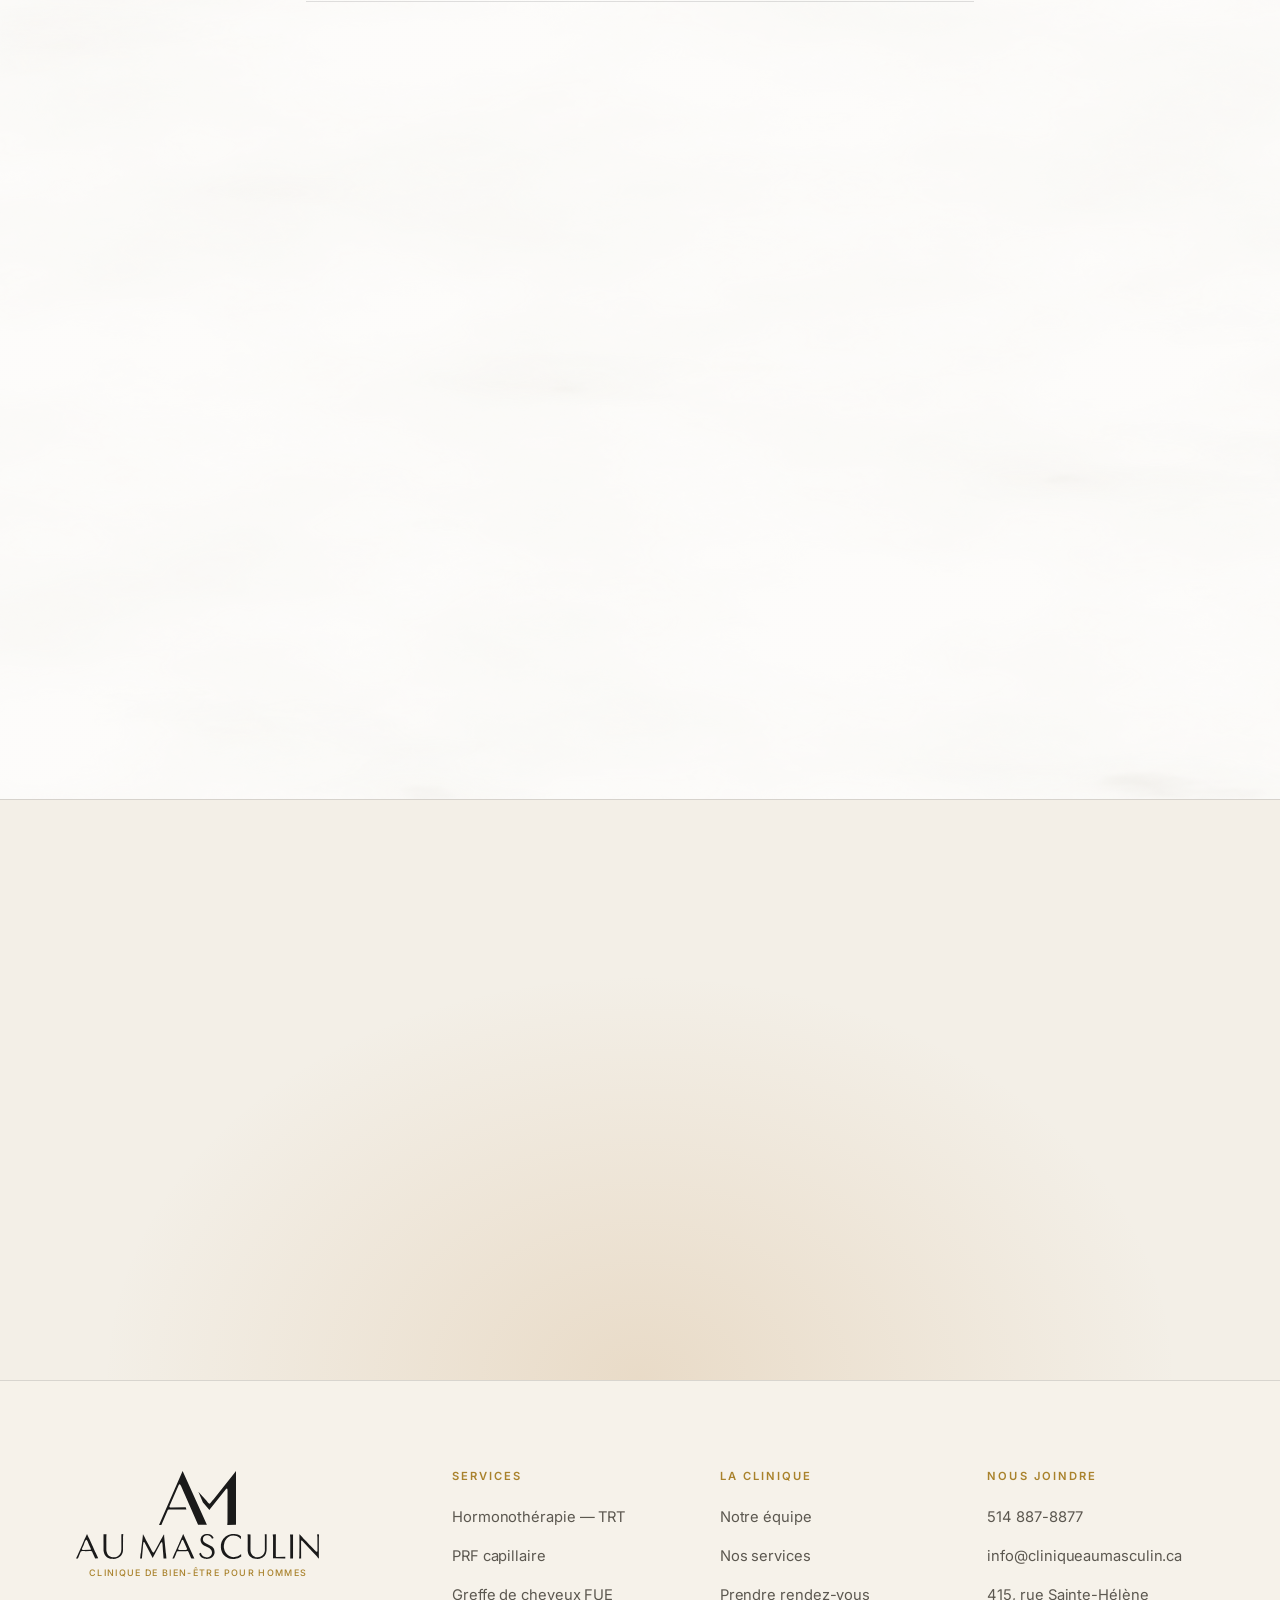
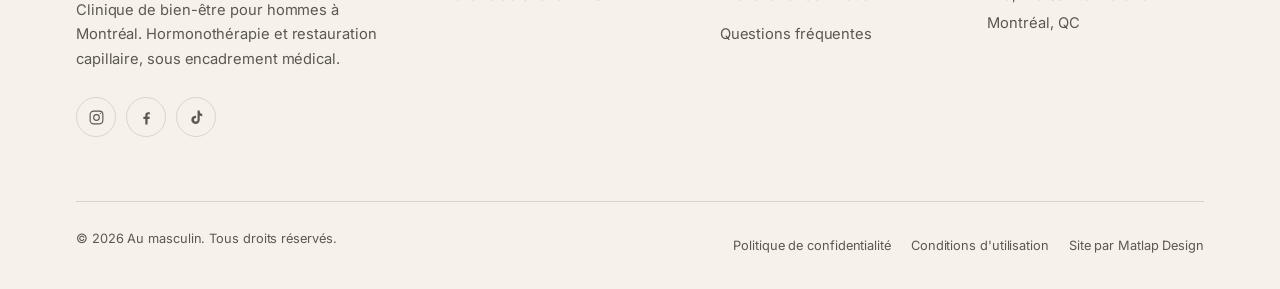
<file: prf-capillaire.html>
<!DOCTYPE html>
<html lang="fr-CA">
<head>
	<meta charset="UTF-8">
	<title>PRF capillaire pour homme | Au masculin — Montréal</title>
	<meta name="viewport" content="width=device-width, initial-scale=1.0">
	<meta name="description" content="PRF capillaire à Montréal : injections de fibrine riche en plaquettes pour densifier les cheveux et ralentir la chute. Protocole de 3 séances — 549,99 $, 549,99 $, 449,99 $.">
	<meta name="author" content="Matlap Design">
	<meta name="robots" content="index, follow">
	<meta name="theme-color" content="#FAF8F4">
	<meta property="og:locale" content="fr_CA">
	<meta property="og:site_name" content="Au masculin">
	<meta property="og:type" content="article">
	<meta property="og:url" content="https://www.cliniqueaumasculin.ca/prf-capillaire">
	<meta property="og:title" content="PRF capillaire pour homme | Au masculin — Montréal">
	<meta property="og:description" content="PRF capillaire à Montréal : injections de fibrine riche en plaquettes pour densifier les cheveux et ralentir la chute. Protocole de 3 séances — 549,99 $, 549,99 $, 449,99 $.">
	<meta property="og:image" content="https://www.cliniqueaumasculin.ca/assets/prf-promo.jpg">
	<meta name="twitter:card" content="summary_large_image">
	<link rel="canonical" href="https://www.cliniqueaumasculin.ca/prf-capillaire">
	<link rel="icon" href="./assets/favicon.ico" sizes="32x32">
	<link rel="icon" type="image/svg+xml" href="./assets/favicon.svg">
	<link rel="apple-touch-icon" href="./assets/apple-touch-icon.png">
	<link rel="manifest" href="./site.webmanifest">
	<link rel="preconnect" href="https://fonts.googleapis.com">
	<link rel="preconnect" href="https://fonts.gstatic.com" crossorigin>
	<link rel="stylesheet" href="https://fonts.googleapis.com/css2?family=Archivo:wght@600;700;800&family=Inter:wght@400;500;600&family=Instrument+Serif:ital@0;1&display=swap">
	<link rel="stylesheet" href="./styles/styles.css">
	<link rel="stylesheet" href="./styles/mediaqueries.css">
	<script>document.documentElement.classList.add('js');</script>
	<script type="application/ld+json">
	{
		"@context": "https://schema.org",
		"@type": "MedicalProcedure",
		"name": "PRF capillaire",
		"alternateName": "Fibrine riche en plaquettes — cuir chevelu",
		"description": "Injections de fibrine riche en plaquettes (PRF) dans le cuir chevelu pour densifier la chevelure et ralentir la chute. Traitement autologue préparé à partir du sang du patient.",
		"bodyLocation": "Cuir chevelu",
		"procedureType": "https://schema.org/NoninvasiveProcedure",
		"provider": { "@type": "MedicalClinic", "name": "Au masculin", "url": "https://www.cliniqueaumasculin.ca" }
	}
	</script>
	<script type="application/ld+json">
	{
		"@context": "https://schema.org",
		"@type": "FAQPage",
		"mainEntity": [
			{ "@type": "Question", "name": "Combien de séances de PRF capillaire faut-il ?", "acceptedAnswer": { "@type": "Answer", "text": "Le protocole de base comprend trois séances : 549,99 $, 549,99 $ puis 449,99 $ (100 $ de rabais à la troisième séance). Un entretien périodique est ensuite recommandé selon la réponse au traitement." } },
			{ "@type": "Question", "name": "Quelle est la différence entre le PRF et le PRP ?", "acceptedAnswer": { "@type": "Answer", "text": "Le PRF présente une concentration de plaquettes deux à cinq fois supérieure au PRP, ne contient aucun anticoagulant et forme une matrice de fibrine qui libère progressivement les facteurs de croissance pendant environ une semaine, contre quelques heures pour le PRP." } },
			{ "@type": "Question", "name": "Puis-je retourner travailler après une séance de PRF ?", "acceptedAnswer": { "@type": "Answer", "text": "Oui, le retour aux activités est immédiat. Des rougeurs et de petites ecchymoses aux points d'injection peuvent persister quelques jours." } }
		]
	}
	</script>
</head>
<body>
	<a class="skip-link" href="#main">Aller au contenu</a>

	<!-- ============ EN-TÊTE ============ -->
	<header class="site-header">
		<div class="wrap header-inner">
			<a href="./" class="brand" aria-label="Au masculin — accueil">
				<img class="brand-mark" src="./assets/logo-monogramme.svg" alt="" width="499" height="349">
				<span class="brand-word"><img class="brand-name" src="./assets/logo-mot-signe.svg" alt="Au masculin" width="1569" height="160"><small>Clinique de bien-être pour hommes</small></span>
			</a>

			<nav aria-label="Navigation principale">
				<ul class="nav">
					<li class="nav-item"><a class="nav-link" href="./">Accueil</a></li>
					<li class="nav-item has-dd">
						<a class="nav-link" href="./#services" aria-expanded="false" aria-current="page">
							Services
							<svg class="caret" width="10" height="7" viewBox="0 0 10 7" fill="none" aria-hidden="true"><path d="M1 1.2 5 5.2l4-4" stroke="currentColor" stroke-width="1.3"/></svg>
						</a>
						<div class="dd">
							<a class="dd-link" href="./hormonotherapie"><strong>Hormonothérapie — TRT</strong><span>Retrouver énergie, libido et concentration</span></a>
							<a class="dd-link" href="./prf-capillaire"><strong>PRF capillaire</strong><span>Densifier et ralentir la chute de cheveux</span></a>
							<a class="dd-link" href="./greffe-de-cheveux"><strong>Greffe de cheveux FUE</strong><span>Restauration permanente, sans cicatrice linéaire</span></a>
						</div>
					</li>
					<li class="nav-item"><a class="nav-link" href="./equipe">Notre équipe</a></li>
					<li class="nav-item"><a class="nav-link" href="./contact">Contact</a></li>
				</ul>
			</nav>

			<div class="header-cta">
				<a class="header-tel" href="tel:+15148878877">514&nbsp;887-8877</a>
				<a class="btn btn--sm" href="./contact">Prendre rendez-vous</a>
				<button class="burger" type="button" aria-expanded="false" aria-controls="drawer" aria-label="Ouvrir le menu">
					<span></span><span></span><span></span>
				</button>
			</div>
		</div>
	</header>

	<div class="drawer" id="drawer" aria-hidden="true">
		<ul class="drawer-nav">
			<li><a href="./">Accueil</a></li>
			<li>
				<a href="./hormonotherapie">Services</a>
				<ul class="drawer-sub">
					<li><a href="./hormonotherapie">Hormonothérapie — TRT</a></li>
					<li><a href="./prf-capillaire">PRF capillaire</a></li>
					<li><a href="./greffe-de-cheveux">Greffe de cheveux FUE</a></li>
				</ul>
			</li>
			<li><a href="./equipe">Notre équipe</a></li>
			<li><a href="./contact">Contact</a></li>
		</ul>
		<div class="drawer-foot">
			<a class="btn" href="./contact">Prendre rendez-vous</a>
			<a class="header-tel" href="tel:+15148878877">514 887-8877</a>
		</div>
	</div>

	<main id="main">

		<!-- ============ HÉROS ============ -->
		<section class="pagehero">
			<div class="hero-bg" aria-hidden="true"></div>
			<div class="wrap">
				<ol class="crumbs">
					<li><a href="./">Accueil</a></li>
					<li><a href="./#services">Services</a></li>
					<li aria-current="page">PRF capillaire</li>
				</ol>

				<div class="pagehero-inner">
					<div>
						<p class="eyebrow">Service 02 — Restauration capillaire</p>
						<h1 class="h-lg">PRF<br><em>capillaire</em></h1>
						<p class="lead">Votre propre sang, concentré en plaquettes et en fibrine, réinjecté dans le cuir chevelu. Aucun produit étranger, aucune convalescence — juste un signal biologique envoyé directement au follicule.</p>
						<div class="btn-row mt-3">
							<a class="btn" href="./contact">Réserver ma consultation</a>
							<a class="btn btn--ghost" href="#tarifs">Voir les tarifs</a>
						</div>
					</div>

					<aside class="hero-price">
						<p class="eyebrow">Premier traitement</p>
						<p class="amount">549,<sup>99&nbsp;$</sup></p>
						<p><span class="promo promo--lg"><span>Promotion</span><b>100&nbsp;$ de rabais</b><span>à la 3<sup>e</sup> séance</span></span></p>
						<p>Protocole de trois séances : 549,99&nbsp;$, 549,99&nbsp;$, puis 449,99&nbsp;$. Traitement autologue, réalisé sur place, retour aux activités le jour même.</p>
					</aside>
				</div>
			</div>
		</section>

		<!-- ============ QU'EST-CE QUE LE PRF ============ -->
		<section class="section">
			<div class="wrap">
				<div class="split">
					<div class="split-media split-media--visage reveal">
						<img src="./assets/prf-promo.jpg" alt="Homme aux cheveux fournis — traitement PRF capillaire" width="640" height="854">
					</div>
					<div class="split-body reveal">
						<p class="eyebrow">Le principe</p>
						<h2 class="h-md">Qu'est-ce que<br>le PRF&nbsp;?</h2>
						<p>Le PRF — <em>fibrine riche en plaquettes</em> — est une substance utilisée pour favoriser la guérison et la régénération des tissus. Elle provient de votre propre sang, prélevé puis traité pour isoler les plaquettes et la fibrine.</p>
						<p>Ce concentré contient une forte densité de plaquettes chargées en facteurs de croissance. Ces facteurs stimulent la production cellulaire et la formation de nouveaux vaisseaux sanguins — c'est ce qui, au niveau du cuir chevelu, réveille des follicules affaiblis et améliore leur irrigation.</p>
						<p>Comme le produit vient de vous, il n'y a ni corps étranger, ni risque de réaction allergique au produit lui-même.</p>

						<ul class="ticks mt-2">
							<li><strong>100&nbsp;% autologue</strong> — fabriqué à partir de votre sang</li>
							<li><strong>Sans additif</strong> — aucun anticoagulant, contrairement au PRP</li>
							<li><strong>Non chirurgical</strong> — aucune incision, aucun temps d'arrêt</li>
							<li><strong>Libération prolongée</strong> — les facteurs de croissance se diffusent sur environ une semaine</li>
						</ul>
					</div>
				</div>
			</div>
		</section>

		<!-- ============ PRF VS PRP ============ -->
		<section class="section section--paper">
			<div class="wrap">
				<div class="section-head reveal">
					<p class="eyebrow">PRF ou PRP&nbsp;?</p>
					<h2 class="h-lg">Une lettre d'écart,<br>une <em class="serif-note bronze">différence réelle</em></h2>
					<p class="lead">Le PRP existe depuis plus longtemps et reste efficace. Le PRF en est l'évolution : même matière première, préparation différente, comportement différent une fois injecté.</p>
				</div>

				<div class="treat-grid" data-stagger>
					<article class="treat reveal">
						<div class="treat-top">
							<div>
								<h3>Concentration</h3>
								<p class="kicker">2 à 5 fois plus de plaquettes</p>
							</div>
						</div>
						<p>Le PRF présente une concentration de plaquettes environ deux à cinq fois supérieure à celle du PRP. Plus de plaquettes, c'est plus de facteurs de croissance disponibles pour la zone traitée.</p>
					</article>

					<article class="treat reveal">
						<div class="treat-top">
							<div>
								<h3>Centrifugation</h3>
								<p class="kicker">Lente, à basse vitesse</p>
							</div>
						</div>
						<p>La centrifugation lente permet aux globules blancs et aux cellules souches de rester dans la couche plaquettaire au lieu d'être écartés. On préserve ainsi davantage d'éléments cicatrisants.</p>
					</article>

					<article class="treat reveal">
						<div class="treat-top">
							<div>
								<h3>Sans anticoagulant</h3>
								<p class="kicker">Rien d'ajouté au prélèvement</p>
							</div>
						</div>
						<p>Le PRP contient un anticoagulant, le PRF non. C'est ce qui permet au sang de former naturellement une matrice de fibrine spongieuse — la structure qui distingue les deux traitements.</p>
					</article>

					<article class="treat reveal">
						<div class="treat-top">
							<div>
								<h3>Libération des facteurs</h3>
								<p class="kicker">Une semaine plutôt que quelques heures</p>
							</div>
						</div>
						<p>La matrice de fibrine agit comme un réservoir : elle relâche progressivement les facteurs de croissance pendant environ une semaine, là où le PRP les libère en quelques heures. Le signal envoyé au follicule dure donc bien plus longtemps.</p>
					</article>
				</div>
			</div>
		</section>

		<!-- ============ CE QUE ÇA TRAITE ============ -->
		<section class="section">
			<div class="wrap">
				<div class="section-head reveal">
					<p class="eyebrow">Indications</p>
					<h2 class="h-lg">Ce que le PRF<br>capillaire vise</h2>
					<p class="lead">Le PRF ne fait pas repousser des cheveux là où le follicule est mort. Il agit sur les follicules affaiblis mais encore vivants — d'où l'importance de traiter tôt.</p>
				</div>

				<div class="steps" data-stagger>
					<div class="step reveal">
						<h3>Densification</h3>
						<p>Épaissir des cheveux devenus fins et cassants, et augmenter le nombre de cheveux en phase de croissance active sur les zones qui se dégarnissent.</p>
					</div>
					<div class="step reveal">
						<h3>Ralentir la chute</h3>
						<p>Alopécie androgénétique débutante, chute liée à un changement hormonal, au stress, à une carence ou à une médication : le PRF vise à freiner la progression.</p>
					</div>
					<div class="step reveal">
						<h3>Santé du cuir chevelu</h3>
						<p>Meilleure vascularisation, meilleure qualité du tissu autour du follicule. C'est le terrain qui est traité, pas seulement la tige du cheveu.</p>
					</div>
					<div class="step reveal">
						<h3>Après une greffe de cheveux FUE</h3>
						<p>Utilisé en complément d'une greffe, le PRF soutient la prise des greffons et stimule les cheveux natifs restants dans les zones voisines. <strong>Une séance est comprise sans frais dans toute greffe de cheveux FUE.</strong></p>
					</div>
				</div>

				<p class="notice reveal mt-4">Le PRF est nettement plus efficace sur une alopécie légère à modérée que sur une calvitie avancée. Si le follicule n'est plus fonctionnel, aucun facteur de croissance ne le relancera — dans ce cas, c'est la <a href="./greffe-de-cheveux" class="bronze">greffe de cheveux FUE</a> qui est indiquée. On vous le dira franchement en consultation.</p>
			</div>
		</section>

		<!-- ============ TARIFS ============ -->
		<section class="section section--raised" id="tarifs">
			<div class="wrap">
				<div class="section-head reveal">
					<p class="eyebrow">Tarifs</p>
					<h2 class="h-lg">Le protocole<br>en trois séances</h2>
					<p class="lead">Le PRF ne se juge pas sur une séance isolée. Le protocole standard comprend trois traitements espacés, puis un entretien selon les résultats obtenus.</p>
					<p class="mt-2"><span class="promo promo--lg"><span>Promotion en cours</span><b>100&nbsp;$ de rabais</b><span>à la 3<sup>e</sup> séance</span></span></p>
				</div>

				<div class="pricing" data-stagger>
					<div class="price-card reveal">
						<h3>Premier<br>traitement</h3>
						<p>Consultation, évaluation du cuir chevelu, prélèvement, préparation du PRF et injections.</p>
						<p class="price-amount">549,<sup>99&nbsp;$</sup><span class="per">Séance 1</span></p>
						<ul class="ticks">
							<li>Évaluation initiale du cuir chevelu</li>
							<li>Photos de référence</li>
							<li>Prélèvement et préparation du PRF</li>
							<li>Injections sur les zones ciblées</li>
						</ul>
						<a class="btn" href="./contact">Réserver</a>
					</div>

					<div class="price-card reveal">
						<h3>Deuxième<br>traitement</h3>
						<p>Poursuite du protocole. Le médecin ou l'infirmière ajuste les zones ciblées selon la réponse observée.</p>
						<p class="price-amount">549,<sup>99&nbsp;$</sup><span class="per">Séance 2</span></p>
						<ul class="ticks">
							<li>Contrôle de l'évolution</li>
							<li>Nouveau prélèvement et préparation</li>
							<li>Injections ajustées</li>
						</ul>
						<a class="btn btn--ghost" href="./contact">Réserver</a>
					</div>

					<div class="price-card is-featured reveal">
						<span class="price-tag price-tag--lg">100&nbsp;$ de rabais</span>
						<h3>Troisième<br>traitement</h3>
						<p>Séance finale du protocole de base, à tarif réduit. C'est à partir de là qu'on évalue le maintien.</p>
						<p class="price-amount">449,<sup>99&nbsp;$</sup><span class="per">Séance 3</span></p>
						<ul class="ticks">
							<li>Bilan photographique comparatif</li>
							<li>Prélèvement et préparation</li>
							<li>Injections</li>
							<li>Plan d'entretien établi avec vous</li>
						</ul>
						<a class="btn btn--ghost" href="./contact">Réserver</a>
					</div>
				</div>

				<p class="notice reveal mt-3">Le PRF est un traitement électif : il n'est pas couvert par la RAMQ ni par les régimes d'assurance privés. Les séances d'entretien au-delà du protocole initial sont établies au cas par cas — on en discute une fois vos résultats mesurés, pas avant. Taxes applicables le cas échéant.</p>
			</div>
		</section>

		<!-- ============ BON CANDIDAT ============ -->
		<section class="section section--paper">
			<div class="wrap">
				<div class="split split--reverse">
					<div class="split-media split-media--wide reveal">
						<img src="./assets/prf-conditions.jpg" alt="Homme photographié en studio, noir et blanc" width="900" height="1200">
					</div>
					<div class="split-body reveal">
						<p class="eyebrow">Êtes-vous un bon candidat&nbsp;?</p>
						<h2 class="h-md">Les conditions<br>à réunir</h2>
						<ul class="ticks">
							<li>Vous n'avez pas de maladie cutanée active sur la zone à injecter</li>
							<li>Vous êtes en bonne santé générale</li>
							<li>Votre chute de cheveux est débutante ou modérée, pas terminale</li>
							<li>Vous souhaitez un traitement sans convalescence</li>
							<li>Vos attentes sont réalistes et mesurées</li>
							<li>Un plan de traitement a été convenu avec le professionnel</li>
						</ul>
						<p class="mt-2">Certaines conditions demandent une évaluation plus poussée : troubles de la coagulation, prise d'anticoagulants, maladie auto-immune, infection active, traitement anticancéreux en cours. Mentionnez toute médication dès la consultation.</p>
					</div>
				</div>
			</div>
		</section>

		<!-- ============ DÉROULEMENT ============ -->
		<section class="section">
			<div class="wrap">
				<div class="section-head reveal">
					<p class="eyebrow">Le déroulement</p>
					<h2 class="h-lg">Moins d'une heure,<br>de l'entrée<br>à la sortie</h2>
					<p class="lead">La consultation et le traitement peuvent se faire le même jour. Comptez environ 30 à 45 minutes pour les injections, une heure au total avec la consultation.</p>
				</div>

				<div class="steps" data-stagger>
					<div class="step reveal">
						<h3>Consultation</h3>
						<p>Discussion de vos objectifs, examen du cuir chevelu, documentation photographique de référence, revue des risques et bénéfices, instructions avant et après le traitement.</p>
					</div>
					<div class="step reveal">
						<h3>Prélèvement</h3>
						<p>Une prise de sang standard, comme au laboratoire. Le tube part immédiatement en centrifugeuse.</p>
					</div>
					<div class="step reveal">
						<h3>Préparation du PRF</h3>
						<p>Centrifugation à basse vitesse pour séparer les plaquettes et le plasma des globules rouges, puis formation du caillot de fibrine dans un dispositif dédié.</p>
					</div>
					<div class="step reveal">
						<h3>Injections</h3>
						<p>Application d'une crème anesthésiante topique, puis micro-injections réparties sur les zones ciblées du cuir chevelu. Vous repartez et reprenez vos activités le jour même.</p>
					</div>
				</div>

			</div>
		</section>

		<!-- ============ QUI L'ADMINISTRE ============ -->
		<section class="section section--paper">
			<div class="wrap">
				<div class="split">
					<div class="split-media split-media--portrait reveal">
						<img src="./assets/equipe-fortier.png" alt="Martine Fortier, infirmière injectrice" width="500" height="500">
					</div>
					<div class="split-body reveal">
						<p class="eyebrow">Qui vous traite</p>
						<h2 class="h-md">Martine<br>Fortier</h2>
						<p class="role-line">Infirmière injectrice — médecine esthétique</p>
						<p class="mt-2">C'est elle qui réalise nos injections de PRF. Une injectrice d'expérience, formée en médecine esthétique, qui travaille en collaboration directe avec nos médecins.</p>
						<p>Ce qui compte dans une injection, ce n'est pas seulement le produit : c'est la maîtrise de l'anatomie, la profondeur du geste, la répartition des points et la gestion des risques. C'est aussi la capacité de dire non quand un traitement n'est pas indiqué.</p>
						<div class="btn-row mt-2">
							<a class="arrow-link" href="./equipe">Toute l'équipe <svg width="18" height="8" viewBox="0 0 18 8" fill="none" aria-hidden="true"><path d="M0 4h16M12.5.5 16.5 4l-4 3.5" stroke="currentColor" stroke-width="1.3"/></svg></a>
						</div>
					</div>
				</div>
			</div>
		</section>

		<!-- ============ FAQ ============ -->
		<section class="section">
			<div class="wrap wrap-narrow">
				<div class="section-head reveal mb-3">
					<p class="eyebrow">Questions fréquentes</p>
					<h2 class="h-md">Le PRF capillaire<br>en clair</h2>
				</div>

				<div class="faq" data-single>
					<div class="faq-item reveal">
						<button class="faq-q" type="button" aria-expanded="false">Est-ce que ça fait mal&nbsp;?<span class="faq-sign" aria-hidden="true"></span></button>
						<div class="faq-a"><div><p>Une crème anesthésiante topique est appliquée avant les injections. La plupart des patients décrivent une sensation de pression ou de picotement plus qu'une douleur. La séance d'injections dure environ 30 à 45 minutes.</p></div></div>
					</div>
					<div class="faq-item reveal">
						<button class="faq-q" type="button" aria-expanded="false">Combien de séances me faut-il&nbsp;?<span class="faq-sign" aria-hidden="true"></span></button>
						<div class="faq-a"><div><p>Le protocole de base comprend trois séances. Selon l'ampleur de la chute et votre réponse au traitement, un entretien périodique est ensuite recommandé pour maintenir les acquis. Le nombre exact se détermine à l'évaluation, pas à l'avance.</p></div></div>
					</div>
					<div class="faq-item reveal">
						<button class="faq-q" type="button" aria-expanded="false">Puis-je retourner travailler après&nbsp;?<span class="faq-sign" aria-hidden="true"></span></button>
						<div class="faq-a"><div><p>Oui. Le retour aux activités est immédiat. Vous aurez probablement des rougeurs pendant quelques heures et parfois de petites ecchymoses aux points d'injection, qui disparaissent en quelques jours.</p></div></div>
					</div>
					<div class="faq-item reveal">
						<button class="faq-q" type="button" aria-expanded="false">PRF ou PRP pour les cheveux&nbsp;?<span class="faq-sign" aria-hidden="true"></span></button>
						<div class="faq-a"><div><p>Les deux sont efficaces. Le PRF a l'avantage d'une concentration plaquettaire supérieure et d'une libération prolongée des facteurs de croissance sur environ une semaine, contre quelques heures pour le PRP. C'est pourquoi nous privilégions le PRF pour le cuir chevelu.</p></div></div>
					</div>
					<div class="faq-item reveal">
						<button class="faq-q" type="button" aria-expanded="false">Le PRF peut-il se combiner à une greffe&nbsp;?<span class="faq-sign" aria-hidden="true"></span></button>
						<div class="faq-a"><div><p>Oui, et c'est souvent recommandé. Le PRF soutient la prise des greffons et stimule les cheveux natifs restants autour de la zone greffée. Le médecin établit le calendrier des séances par rapport à la date de l'intervention.</p></div></div>
					</div>
					<div class="faq-item reveal">
						<button class="faq-q" type="button" aria-expanded="false">Est-ce couvert par les assurances&nbsp;?<span class="faq-sign" aria-hidden="true"></span></button>
						<div class="faq-a"><div><p>Non. Il s'agit d'un traitement électif, non couvert par la RAMQ ni par les régimes privés. Les tarifs sont affichés en toute transparence sur cette page pour que vous puissiez planifier votre budget.</p></div></div>
					</div>
					<div class="faq-item reveal">
						<button class="faq-q" type="button" aria-expanded="false">Y a-t-il des risques&nbsp;?<span class="faq-sign" aria-hidden="true"></span></button>
						<div class="faq-a"><div><p>Le PRF est généralement considéré comme sûr lorsqu'il est administré par un professionnel qualifié, notamment parce qu'il provient de votre propre sang. Les effets les plus courants sont le gonflement, les ecchymoses et les rougeurs au site d'injection. Comme pour toute injection, un risque d'infection existe : les instructions post-traitement servent précisément à le réduire.</p></div></div>
					</div>
				</div>

				<p class="notice reveal mt-4">Cette page est informative et ne constitue pas un avis médical. Les résultats varient d'une personne à l'autre et aucun résultat ne peut être garanti. Une évaluation préalable détermine si le traitement est indiqué dans votre cas.</p>
			</div>
		</section>

		<!-- ============ APPEL À L'ACTION ============ -->
		<section class="section cta">
			<div class="wrap">
				<div class="reveal">
					<p class="eyebrow eyebrow--center">Prochaine étape</p>
					<h2>Traiter tôt,<br><em>c'est traiter mieux.</em></h2>
					<p class="lead">Le PRF agit sur les follicules encore vivants. Plus vous attendez, moins il en reste à sauver.</p>
					<div class="btn-row">
						<a class="btn" href="./contact">Réserver ma consultation</a>
						<a class="btn btn--ghost" href="./greffe-de-cheveux">Voir la greffe de cheveux FUE</a>
					</div>
				</div>
			</div>
		</section>

	</main>
	<!-- ============ PIED DE PAGE ============ -->
	<footer class="site-footer">
		<div class="wrap">
			<div class="footer-top">
				<div class="footer-brand">
					<a href="./" class="brand brand--stack">
						<img class="brand-mark" src="./assets/logo-monogramme.svg" alt="" width="499" height="349">
						<span class="brand-word"><img class="brand-name" src="./assets/logo-mot-signe.svg" alt="Au masculin" width="1569" height="160"><small>Clinique de bien-être pour hommes</small></span>
					</a>
					<p>Clinique de bien-être pour hommes à Montréal. Hormonothérapie et restauration capillaire, sous encadrement médical.</p>
					<div class="socials">
						<a href="#" aria-label="Instagram"><svg viewBox="0 0 24 24" fill="none" stroke="currentColor" stroke-width="1.6"><rect x="3" y="3" width="18" height="18" rx="5"/><circle cx="12" cy="12" r="4"/><circle cx="17.5" cy="6.5" r="1" fill="currentColor" stroke="none"/></svg></a>
						<a href="#" aria-label="Facebook"><svg viewBox="0 0 24 24" fill="currentColor"><path d="M13.5 22v-8h2.7l.4-3.1h-3.1V8.9c0-.9.25-1.5 1.55-1.5h1.65V4.6c-.3 0-1.3-.1-2.4-.1-2.4 0-4 1.45-4 4.1v2.3H7.6V14h2.7v8h3.2Z"/></svg></a>
						<a href="#" aria-label="TikTok"><svg viewBox="0 0 24 24" fill="currentColor"><path d="M16.5 2h-3v13.2a2.6 2.6 0 1 1-2.1-2.55V9.5a5.9 5.9 0 1 0 5.1 5.85V9.1a6.7 6.7 0 0 0 3.6 1.05V7.1a3.9 3.9 0 0 1-3.6-3.9V2Z"/></svg></a>
					</div>
				</div>

				<nav class="footer-col" aria-label="Services">
					<h4>Services</h4>
					<ul>
						<li><a href="./hormonotherapie">Hormonothérapie — TRT</a></li>
						<li><a href="./prf-capillaire">PRF capillaire</a></li>
						<li><a href="./greffe-de-cheveux">Greffe de cheveux FUE</a></li>
					</ul>
				</nav>

				<nav class="footer-col" aria-label="La clinique">
					<h4>La clinique</h4>
					<ul>
						<li><a href="./equipe">Notre équipe</a></li>
						<li><a href="./#services">Nos services</a></li>
						<li><a href="./contact">Prendre rendez-vous</a></li>
						<li><a href="./contact#faq">Questions fréquentes</a></li>
					</ul>
				</nav>

				<div class="footer-col">
					<h4>Nous joindre</h4>
					<ul>
						<li><a href="tel:+15148878877">514 887-8877</a></li>
						<li><a href="mailto:info@cliniqueaumasculin.ca">info@cliniqueaumasculin.ca</a></li>
						<li><a href="./contact">415, rue Sainte-Hélène<br>Montréal, QC</a></li>
					</ul>
				</div>
			</div>

			<div class="footer-bottom">
				<p>© <span data-year>2026</span> Au masculin. Tous droits réservés.</p>
				<div class="footer-legal">
					<a href="./contact">Politique de confidentialité</a>
					<a href="./contact">Conditions d'utilisation</a>
					<span>Site par <a href="https://matlap.ca" rel="noopener">Matlap Design</a></span>
				</div>
			</div>
		</div>
	</footer>

	<script src="./scripts/script.js" defer></script>
</body>
</html>
</file>
<file: styles/styles.css>
/* ============================================================
   AU MASCULIN — clinique d'esthétique masculine, Montréal
   Marque : marbre #FAF8F4 + or #A9822C + encre #14161A
   Palette claire (marbre / blanc / or, écriture noire).
   Feuille principale. Les points de rupture vivent dans
   mediaqueries.css.
   ============================================================ */

/* ---------- Tokens ---------- */
:root {
	/* Fonds — du marbre au sable */
	--ink:        #FAF8F4;
	--ink-2:      #F3EFE7;
	--ink-3:      #EEE8DD;
	--ink-4:      #E5DDCE;

	/* Papier (sections en contraste : blanc franc) */
	--paper:      #FFFFFF;
	--paper-2:    #F6F2EA;
	--paper-3:    #EAE3D6;

	/* Texte — noir sur clair, partout */
	--text:       #14161A;
	--text-dim:   #5C5850;
	--text-ink:   #14161A;
	--text-ink-2: #5C5850;

	/* Accent or */
	--bronze:     #A9822C;
	--bronze-hi:  #C9A24A;
	--bronze-lo:  #7E5F17;

	/* Traits */
	--line:       rgba(20, 22, 26, .13);
	--line-2:     rgba(20, 22, 26, .22);
	--line-ink:   rgba(20, 22, 26, .13);

	/* Typo */
	--font-display: 'Archivo', 'Helvetica Neue', Arial, sans-serif;
	--font-body:    'Inter', 'Helvetica Neue', Arial, sans-serif;
	--font-serif:   'Instrument Serif', Georgia, 'Times New Roman', serif;

	/* Rythme */
	--dd-largeur:      320px;  /* largeur des sous-menus de l'en-tête */
	--portrait-debord: 106%;   /* rognage du bas des portraits détourés */
	--wrap:        1240px;
	--wrap-narrow: 780px;
	--gut:         clamp(20px, 5vw, 56px);
	--sec-y:       clamp(72px, 9vw, 148px);
	--radius:      3px;
	--radius-lg:   6px;

	/* Mouvement */
	--ease:  cubic-bezier(.22, .61, .36, 1);
	--ease2: cubic-bezier(.65, 0, .35, 1);
}

/* ---------- Reset ---------- */
*, *::before, *::after { box-sizing: border-box; }

html {
	-webkit-text-size-adjust: 100%;
	scroll-behavior: smooth;
	scroll-padding-top: 96px;
}

body {
	margin: 0;
	background-color: var(--ink);
	background-image:
		linear-gradient(rgba(255, 255, 255, .55), rgba(255, 255, 255, .55)),
		url("../assets/marbre.svg");
	background-size: auto, 1600px;
	background-repeat: repeat;
	color: var(--text);
	font-family: var(--font-body);
	font-size: 17px;
	font-weight: 400;
	line-height: 1.65;
	letter-spacing: -.005em;
	-webkit-font-smoothing: antialiased;
	-moz-osx-font-smoothing: grayscale;
	overflow-x: hidden;
}

body.is-locked { overflow: hidden; }

img, svg, video { display: block; max-width: 100%; height: auto; }
button, input, select, textarea { font: inherit; color: inherit; }
button { cursor: pointer; }

a {
	color: inherit;
	text-decoration: none;
	transition: color .25s var(--ease);
}

h1, h2, h3, h4 {
	margin: 0;
	font-family: var(--font-display);
	font-weight: 700;
	line-height: 1.04;
	letter-spacing: -.035em;
	text-wrap: balance;
}

p { margin: 0 0 1.1em; text-wrap: pretty; }
p:last-child { margin-bottom: 0; }

ul, ol { margin: 0; padding: 0; list-style: none; }

::selection { background: var(--bronze); color: #fff; }

:focus-visible {
	outline: 2px solid var(--bronze-hi);
	outline-offset: 3px;
	border-radius: 2px;
}

.visually-hidden {
	position: absolute;
	width: 1px; height: 1px;
	margin: -1px; padding: 0;
	overflow: hidden;
	clip: rect(0 0 0 0);
	white-space: nowrap;
	border: 0;
}

.skip-link {
	position: absolute;
	top: -100px; left: 16px;
	z-index: 999;
	padding: 12px 20px;
	background: var(--bronze);
	color: #fff;
	font-weight: 600;
	transition: top .2s var(--ease);
}
.skip-link:focus { top: 16px; }

/* ---------- Grille ---------- */
.wrap {
	width: 100%;
	max-width: var(--wrap);
	margin-inline: auto;
	padding-inline: var(--gut);
}
.wrap-narrow { max-width: var(--wrap-narrow); }

.section { padding-block: var(--sec-y); position: relative; }
.section--tight { padding-block: clamp(52px, 6vw, 96px); }

/* Sections claires */
.section--paper {
	background: var(--paper);
	color: var(--text-ink);
}
.section--paper h1,
.section--paper h2,
.section--paper h3,
.section--paper h4 { color: var(--text-ink); }
.section--paper .lead,
.section--paper .muted { color: var(--text-ink-2); }

.section--raised { background: var(--ink-2); }

/* ---------- Typographie utilitaire ---------- */
.eyebrow {
	display: flex;
	align-items: center;
	gap: 12px;
	margin: 0 0 22px;
	font-family: var(--font-body);
	font-size: .72rem;
	font-weight: 600;
	letter-spacing: .22em;
	text-transform: uppercase;
	color: var(--bronze);
}
.eyebrow::before {
	content: '';
	width: 34px;
	height: 1px;
	background: currentColor;
	flex: none;
}
.eyebrow--center { justify-content: center; }

.h-xl   { font-size: clamp(2.9rem, 8.2vw, 6.4rem); }
.h-lg   { font-size: clamp(2.2rem, 5.2vw, 3.9rem); }
.h-md   { font-size: clamp(1.65rem, 3.1vw, 2.5rem); }

.lead {
	font-size: clamp(1.05rem, 1.5vw, 1.24rem);
	line-height: 1.6;
	color: var(--text-dim);
	letter-spacing: -.01em;
}

.muted { color: var(--text-dim); }
.bronze { color: var(--bronze); }

.serif-note {
	font-family: var(--font-serif);
	font-style: italic;
	font-weight: 400;
	letter-spacing: -.01em;
}

.section-head { max-width: 720px; margin-bottom: clamp(40px, 5vw, 72px); }
.section-head--center { margin-inline: auto; text-align: center; }
.section-head p { margin-top: 20px; }

/* Filet décoratif */
.rule {
	height: 1px;
	background: var(--line);
	border: 0;
	margin: 0;
}
.section--paper .rule { background: var(--line-ink); }

/* ---------- Utilitaires d'espacement ----------
   Une échelle courte, pour éviter les styles en ligne
   éparpillés dans le HTML. */
.mt-1 { margin-top: 16px; }
.mt-2 { margin-top: 26px; }
.mt-3 { margin-top: 34px; }
.mt-4 { margin-top: 46px; }
.mb-2 { margin-bottom: 26px; }
.mb-3 { margin-bottom: 40px; }
.mt-block { margin-top: clamp(44px, 5vw, 72px); }
.small { font-size: .88rem; }

/* Remarque en incise, ton plus bas que le corps de texte */
.pull-note {
	font-family: var(--font-serif);
	font-style: italic;
	font-size: 1.06rem;
	line-height: 1.45;
	color: var(--text-dim);
}
.section--paper .pull-note { color: var(--text-ink-2); }

/* Ligne de titre de fonction sous un nom (équipe) */
.role-line {
	font-family: var(--font-serif);
	font-style: italic;
	font-size: 1.12rem;
	line-height: 1.35;
	color: var(--bronze);
}

/* Variante compacte du bloc « technologie » */
.tech--sm h2 { font-size: clamp(1.5rem, 2.4vw, 2rem); }

/* Encart de héros dont le « montant » est du texte, pas un prix */
.hero-price .amount--text { font-size: clamp(1.45rem, 2.3vw, 1.95rem); line-height: 1.2; }

/* ---------- Boutons ---------- */
.btn {
	--btn-bg: var(--bronze);
	--btn-fg: #fff;
	position: relative;
	display: inline-flex;
	align-items: center;
	justify-content: center;
	gap: 10px;
	padding: 15px 28px;
	border: 1px solid transparent;
	border-radius: var(--radius);
	background: var(--btn-bg);
	color: var(--btn-fg);
	font-family: var(--font-body);
	font-size: .85rem;
	font-weight: 600;
	letter-spacing: .1em;
	text-transform: uppercase;
	white-space: nowrap;
	overflow: hidden;
	transition: background .3s var(--ease), color .3s var(--ease),
	            border-color .3s var(--ease), transform .3s var(--ease);
}
.btn:hover { background: var(--bronze-hi); transform: translateY(-2px); }
.btn:active { transform: translateY(0); }

.btn--ghost {
	--btn-bg: transparent;
	--btn-fg: var(--text);
	border-color: var(--line-2);
}
.btn--ghost:hover {
	background: rgba(20, 22, 26, .04);
	border-color: var(--bronze);
	color: var(--bronze);
}
.section--paper .btn--ghost {
	--btn-fg: var(--text-ink);
	border-color: var(--line-ink);
}
.section--paper .btn--ghost:hover {
	background: rgba(20, 22, 26, .05);
	color: var(--text-ink);
	border-color: var(--bronze);
}

.btn--sm { padding: 11px 20px; font-size: .74rem; }

.btn-row {
	display: flex;
	flex-wrap: wrap;
	gap: 14px;
	align-items: center;
}

/* Lien fléché */
.arrow-link {
	display: inline-flex;
	align-items: center;
	gap: 10px;
	font-size: .82rem;
	font-weight: 600;
	letter-spacing: .12em;
	text-transform: uppercase;
	color: var(--bronze);
}
.arrow-link svg { transition: transform .3s var(--ease); flex: none; }
.arrow-link:hover { color: var(--bronze-hi); }
.arrow-link:hover svg { transform: translateX(6px); }

/* ============================================================
   EN-TÊTE
   ============================================================ */
.site-header {
	position: fixed;
	inset: 0 0 auto;
	z-index: 100;
	transition: background .35s var(--ease), border-color .35s var(--ease),
	            backdrop-filter .35s var(--ease);
	border-bottom: 1px solid transparent;
}
.site-header.is-stuck {
	background: rgba(250, 248, 244, .88);
	backdrop-filter: saturate(160%) blur(14px);
	-webkit-backdrop-filter: saturate(160%) blur(14px);
	border-bottom-color: var(--line);
}

.header-inner {
	display: flex;
	align-items: center;
	justify-content: space-between;
	gap: 28px;
	height: 84px;
	transition: height .35s var(--ease);
}
.site-header.is-stuck .header-inner { height: 68px; }

/* Logo du client : monogramme AM + mot-signe « AU MASCULIN » (SVG noirs du kit).
   Le slogan imprimé du kit dit encore « médico-esthétique » : le sous-titre reste
   donc du HTML, centré sous le mot-signe comme dans le logo horizontal du kit.
   --logo fixe la hauteur du monogramme, tout le reste en découle. */
.brand {
	--logo: 38px;
	display: inline-flex;
	align-items: center;
	gap: calc(var(--logo) * .4);
	flex: none;
	transform-origin: left center;
	transition: opacity .25s var(--ease), transform .35s var(--ease);
}
.brand-mark { width: auto; height: var(--logo); flex: none; }
/* Horizontal : le mot-signe s'aligne sur le haut du monogramme, le sous-titre sur le bas */
.brand-word {
	display: flex;
	flex-direction: column;
	align-items: center;
	justify-content: space-between;
	height: var(--logo);
}
.brand-name { width: auto; height: calc(var(--logo) * .615); }
.brand-word small {
	font-family: var(--font-body);
	font-size: .5rem;
	font-weight: 500;
	line-height: 1;
	letter-spacing: .15em;
	margin-right: -.15em;
	text-transform: uppercase;
	white-space: nowrap;
	color: var(--bronze);
}
.site-header.is-stuck .brand { transform: scale(.88); }
.brand:hover { opacity: .72; }

/* Empilé (pied de page) : monogramme au-dessus du mot-signe, proportions du kit */
.brand--stack {
	--logo: 54px;
	flex-direction: column;
	gap: calc(var(--logo) * .175);
}
.brand--stack .brand-word { height: auto; gap: calc(var(--logo) * .19); }
.brand--stack .brand-name { height: calc(var(--logo) * .46); }
.brand--stack .brand-word small { font-size: .56rem; }

/* Navigation */
.nav { display: flex; align-items: center; gap: 4px; }

.nav-item { position: relative; }

.nav-link {
	display: inline-flex;
	align-items: center;
	gap: 7px;
	padding: 10px 15px;
	font-size: .84rem;
	font-weight: 500;
	letter-spacing: .02em;
	color: var(--text-dim);
	white-space: nowrap;
}
.nav-link:hover,
.nav-item.is-open > .nav-link { color: var(--text); }
.nav-link[aria-current="page"] { color: var(--text); }
.nav-link[aria-current="page"]::after {
	content: '';
	position: absolute;
	left: 15px; right: 15px; bottom: 2px;
	height: 1px;
	background: var(--bronze);
}
.nav-link .caret { transition: transform .3s var(--ease); flex: none; }
.nav-item.is-open .caret,
.nav-item:hover .caret { transform: rotate(180deg); }

/* Sous-menu */

/* Pont invisible entre l'onglet et son panneau. Sans lui, traverser
   lentement les 6 px qui les séparent fait perdre le survol de
   .nav-item et referme le menu sous le curseur. Le pont couvre toute
   la largeur du panneau pour tolérer un déplacement en diagonale ;
   il reste à l'intérieur de l'en-tête, donc n'intercepte rien. */
.nav-item.has-dd::after {
	content: '';
	position: absolute;
	top: 100%;
	left: 50%;
	width: var(--dd-largeur);
	height: 8px;
	transform: translateX(-50%);
}

.dd {
	position: absolute;
	top: calc(100% + 6px);
	left: 50%;
	width: var(--dd-largeur);
	padding: 10px;
	transform: translate(-50%, 8px);
	background: var(--ink-3);
	border: 1px solid var(--line);
	border-radius: var(--radius-lg);
	background: #fff;
	box-shadow: 0 26px 60px -22px rgba(20, 22, 26, .22);
	opacity: 0;
	visibility: hidden;
	pointer-events: none;
	transition: opacity .25s var(--ease), transform .25s var(--ease), visibility .25s;
}
.nav-item:hover > .dd,
.nav-item:focus-within > .dd,
.nav-item.is-open > .dd {
	opacity: 1;
	visibility: visible;
	pointer-events: auto;
	transform: translate(-50%, 0);
}

.dd-link {
	display: block;
	padding: 12px 14px;
	border-radius: var(--radius);
	transition: background .2s var(--ease);
}
.dd-link:hover { background: rgba(20, 22, 26, .045); }
.dd-link strong {
	display: block;
	font-size: .92rem;
	font-weight: 600;
	letter-spacing: -.01em;
	color: var(--text);
}
.dd-link span {
	display: block;
	margin-top: 2px;
	font-size: .78rem;
	line-height: 1.45;
	color: var(--text-dim);
}
.dd-link:hover strong { color: var(--bronze-hi); }

.header-cta { display: flex; align-items: center; gap: 14px; flex: none; }

.header-tel {
	font-size: .84rem;
	font-weight: 500;
	font-variant-numeric: tabular-nums;
	color: var(--text-dim);
}
.header-tel:hover { color: var(--bronze); }

/* Bouton hamburger */
.burger {
	display: none;
	width: 44px; height: 44px;
	padding: 0;
	background: none;
	border: 1px solid var(--line-2);
	border-radius: var(--radius);
	position: relative;
	flex: none;
}
.burger span {
	position: absolute;
	left: 12px;
	width: 18px;
	height: 1.5px;
	background: var(--text);
	transition: transform .3s var(--ease), opacity .2s var(--ease);
}
.burger span:nth-child(1) { top: 17px; }
.burger span:nth-child(2) { top: 21.5px; }
.burger span:nth-child(3) { top: 26px; }
.burger[aria-expanded="true"] span:nth-child(1) { transform: translateY(4.5px) rotate(45deg); }
.burger[aria-expanded="true"] span:nth-child(2) { opacity: 0; }
.burger[aria-expanded="true"] span:nth-child(3) { transform: translateY(-4.5px) rotate(-45deg); }

/* Tiroir mobile */
.drawer {
	position: fixed;
	inset: 0;
	z-index: 99;
	display: flex;
	flex-direction: column;
	padding: 104px var(--gut) 40px;
	background: var(--ink) url("../assets/marbre.svg") center / 1200px repeat;
	overflow-y: auto;
	opacity: 0;
	visibility: hidden;
	transform: translateY(-12px);
	transition: opacity .3s var(--ease), transform .35s var(--ease), visibility .35s;
}
.drawer.is-open { opacity: 1; visibility: visible; transform: none; }

.drawer-nav > li { border-bottom: 1px solid var(--line); }
.drawer-nav > li > a {
	display: block;
	padding: 20px 0;
	font-family: var(--font-display);
	font-size: 1.6rem;
	font-weight: 700;
	letter-spacing: -.03em;
}
.drawer-nav > li > a:hover { color: var(--bronze); }

.drawer-sub { padding: 0 0 22px 2px; }
.drawer-sub li a {
	display: block;
	padding: 9px 0 9px 18px;
	border-left: 1px solid var(--line);
	font-size: .95rem;
	color: var(--text-dim);
}
.drawer-sub li a:hover { color: var(--bronze); border-left-color: var(--bronze); }

.drawer-foot { margin-top: auto; padding-top: 40px; }
.drawer-foot .btn { width: 100%; }
.drawer-foot .header-tel {
	display: block;
	margin-top: 20px;
	text-align: center;
	font-size: 1rem;
}

/* ============================================================
   HÉROS
   ============================================================ */
.hero {
	position: relative;
	display: flex;
	align-items: flex-end;
	min-height: clamp(620px, 92svh, 940px);
	padding-top: 140px;
	padding-bottom: clamp(48px, 6vw, 88px);
	overflow: hidden;
	isolation: isolate;
}

/* Fond : dégradé + grain + halo bronze */
.hero-bg {
	position: absolute;
	inset: 0;
	z-index: -2;
	background:
		radial-gradient(90% 70% at 78% 10%, rgba(169, 130, 44, .16), transparent 62%),
		radial-gradient(70% 60% at 6% 94%, rgba(169, 130, 44, .10), transparent 60%),
		linear-gradient(175deg, #FFFDF9 0%, #F6F2EA 55%, #EFE9DE 100%);
}
.hero-bg::after {
	content: '';
	position: absolute;
	inset: 0;
	opacity: .22;
	mix-blend-mode: multiply;
	background-image: url("data:image/svg+xml,%3Csvg xmlns='http://www.w3.org/2000/svg' width='180' height='180'%3E%3Cfilter id='n'%3E%3CfeTurbulence type='fractalNoise' baseFrequency='.85' numOctaves='3'/%3E%3C/filter%3E%3Crect width='180' height='180' filter='url(%23n)' opacity='.5'/%3E%3C/svg%3E");
}

/* Image optionnelle du héros (le client dépose sa photo) */
.hero-media {
	position: absolute;
	inset: 0;
	z-index: -1;
	opacity: .38;
	object-fit: cover;
	width: 100%;
	height: 100%;
	filter: grayscale(1) contrast(1.08);
	-webkit-mask-image: linear-gradient(100deg, transparent 6%, #000 62%);
	mask-image: linear-gradient(100deg, transparent 6%, #000 62%);
}

/* Filets verticaux */
.hero-grid {
	position: absolute;
	inset: 0;
	z-index: -1;
	max-width: var(--wrap);
	margin-inline: auto;
	padding-inline: var(--gut);
	display: grid;
	grid-template-columns: repeat(4, 1fr);
	pointer-events: none;
}
.hero-grid span { border-left: 1px solid rgba(20, 22, 26, .05); }
.hero-grid span:last-child { border-right: 1px solid rgba(20, 22, 26, .05); }

.hero-inner { width: 100%; }

.hero h1 {
	margin: 0;
	text-transform: uppercase;
	letter-spacing: -.045em;
	line-height: .92;
}
.hero h1 .line { display: block; overflow: hidden; }
.hero h1 .line > span { display: block; }
.hero h1 em {
	font-family: var(--font-serif);
	font-style: italic;
	font-weight: 400;
	letter-spacing: -.02em;
	text-transform: none;
	color: var(--bronze);
}

.hero-copy {
	max-width: 520px;
	margin-top: clamp(26px, 3vw, 38px);
}

.hero-actions { margin-top: 32px; }

/* Bandeau de chiffres.
   Les séparateurs sont des bordures, jamais un fond opaque posé
   sur un gap : le dégradé du héros doit rester visible derrière. */
.hero-stats {
	display: grid;
	grid-template-columns: repeat(4, 1fr);
	margin-top: clamp(52px, 6vw, 84px);
	border-top: 1px solid var(--line);
	border-left: 1px solid var(--line);
}
.hero-stats li {
	padding: 26px 24px 24px;
	border-right: 1px solid var(--line);
	border-bottom: 1px solid var(--line);
}
.hero-stats b {
	display: block;
	font-family: var(--font-display);
	font-size: clamp(1.6rem, 2.6vw, 2.2rem);
	font-weight: 700;
	letter-spacing: -.04em;
	line-height: 1;
	color: var(--text);
	font-variant-numeric: tabular-nums;
}
.hero-stats b .unit { color: var(--bronze); }
.hero-stats span {
	display: block;
	margin-top: 9px;
	font-size: .78rem;
	line-height: 1.4;
	color: var(--text-dim);
}

/* Héros interne (pages secondaires) */
.pagehero {
	position: relative;
	padding-top: clamp(150px, 17vw, 210px);
	padding-bottom: clamp(52px, 6vw, 86px);
	overflow: hidden;
	isolation: isolate;
	border-bottom: 1px solid var(--line);
}
.pagehero .hero-bg {
	background:
		radial-gradient(70% 90% at 88% 0%, rgba(169, 130, 44, .16), transparent 60%),
		linear-gradient(180deg, #FFFDF9 0%, #F4F0E7 100%);
}
.pagehero-inner { display: grid; grid-template-columns: 1.35fr 1fr; gap: clamp(32px, 5vw, 72px); align-items: end; }
.pagehero h1 { text-transform: uppercase; letter-spacing: -.04em; }
.pagehero h1 em {
	font-family: var(--font-serif);
	font-style: italic;
	font-weight: 400;
	text-transform: none;
	color: var(--bronze);
}
.pagehero .lead { margin-top: 24px; max-width: 46ch; }

/* Fil d'Ariane */
.crumbs {
	display: flex;
	flex-wrap: wrap;
	align-items: center;
	gap: 9px;
	margin-bottom: 26px;
	font-size: .76rem;
	letter-spacing: .08em;
	text-transform: uppercase;
	color: var(--text-dim);
}
.crumbs a:hover { color: var(--bronze); }
.crumbs li:not(:last-child)::after { content: '/'; margin-left: 9px; opacity: .45; }
.crumbs li { display: flex; align-items: center; }
.crumbs [aria-current] { color: var(--bronze); }

/* Encart prix dans le héros interne */
.hero-price {
	padding: 26px 28px;
	background: rgba(255, 255, 255, .72);
	border: 1px solid var(--line);
	border-radius: var(--radius-lg);
	backdrop-filter: blur(6px);
}
.hero-price .eyebrow { margin-bottom: 14px; }
.hero-price .amount {
	font-family: var(--font-display);
	font-size: clamp(2rem, 3.4vw, 2.7rem);
	font-weight: 700;
	letter-spacing: -.04em;
	line-height: 1;
	font-variant-numeric: tabular-nums;
}
.hero-price .amount sup { font-size: .5em; margin-left: 3px; color: var(--bronze); }
.hero-price p { margin-top: 12px; font-size: .88rem; color: var(--text-dim); }

/* ============================================================
   CARTES DE SERVICE
   ============================================================ */
.svc-grid {
	display: grid;
	grid-template-columns: repeat(3, 1fr);
	border-top: 1px solid var(--line);
	border-left: 1px solid var(--line);
}

.svc {
	position: relative;
	display: flex;
	flex-direction: column;
	min-height: 420px;
	background: rgba(255, 255, 255, .55);
	padding: clamp(28px, 3vw, 40px);
	border-right: 1px solid var(--line);
	border-bottom: 1px solid var(--line);
	overflow: hidden;
	transition: background .4s var(--ease);
}
.svc::before {
	content: '';
	position: absolute;
	inset: auto 0 0 0;
	height: 2px;
	background: linear-gradient(90deg, var(--bronze), var(--bronze-hi));
	transform: scaleX(0);
	transform-origin: left;
	transition: transform .5s var(--ease);
}
.svc:hover { background: var(--ink-3); }
.svc:hover::before { transform: scaleX(1); }

.svc-num {
	font-family: var(--font-serif);
	font-size: 1.05rem;
	font-style: italic;
	color: var(--bronze);
	letter-spacing: .02em;
}

.svc-icon {
	margin: 26px 0 22px;
	width: 42px; height: 42px;
	color: var(--bronze);
}
.svc-icon svg { width: 100%; height: 100%; }

.svc h3 { font-size: clamp(1.15rem, 1.55vw, 1.5rem); text-transform: uppercase; letter-spacing: -.03em; overflow-wrap: break-word; hyphens: auto; }
.svc p { margin-top: 14px; font-size: .95rem; color: var(--text-dim); }

.svc-meta {
	margin-top: auto;
	padding-top: 26px;
	display: flex;
	flex-wrap: wrap;
	align-items: center;
	justify-content: space-between;
	gap: 14px 16px;
	border-top: 1px solid var(--line);
}
.svc-price {
	font-family: var(--font-display);
	font-size: .98rem;
	font-weight: 700;
	letter-spacing: -.02em;
	font-variant-numeric: tabular-nums;
}
.svc-price small { display: block; font-family: var(--font-body); font-size: .7rem; font-weight: 400; letter-spacing: .08em; text-transform: uppercase; color: var(--text-dim); }

.svc-link { position: absolute; inset: 0; z-index: 2; }
.svc-link span { position: absolute; width: 1px; height: 1px; overflow: hidden; clip: rect(0 0 0 0); }

/* ============================================================
   BLOCS ALTERNÉS (texte + visuel)
   ============================================================ */
.split {
	display: grid;
	grid-template-columns: 1fr 1fr;
	gap: clamp(36px, 6vw, 96px);
	align-items: center;
}
.split--reverse .split-media { order: 2; }

.split-media {
	position: relative;
	aspect-ratio: 4 / 5;
	border-radius: var(--radius-lg);
	overflow: hidden;
	background: linear-gradient(150deg, var(--ink-3), var(--paper-2) 70%);
	border: 1px solid var(--line);
}
.split-media img { width: 100%; height: 100%; object-fit: cover; }
.split-media--wide { aspect-ratio: 5 / 4; }

/* Cadre vertical explicite : les portraits de l'équipe doivent garder
   leur format même quand les blocs passent en une colonne. */
.split-media--tall { aspect-ratio: 4 / 5; }

/* Photos de visage (pas un portrait détouré, une vraie photo) : le cadre
   prend le format du fichier — 3/4 — pour que la chevelure et le bas du
   visage tiennent tous les deux, et le cadrage part du haut. Un cadre plus
   large rogne le sujet par le milieu et ne montre plus que le front. */
.split-media--visage { aspect-ratio: 3 / 4; }
.split-media--visage img { object-position: center top; }

/* La photo de l'hormonothérapie est horizontale : dans le cadre 3/4, on n'en
   voit que la moitié centrale. Le sujet est assis à droite de l'image — le
   cadrage glisse vers lui pour centrer son visage. */
.split-media--visage img[src$="hormonotherapie-photo.jpg"] { object-position: 68% top; }

/* Le portrait du Dr Kannab est cadré beaucoup plus large que les trois
   autres (pied de page jusqu'à la cuisse) : on rogne davantage le bas
   pour ramener son buste à l'échelle du reste de l'équipe. */
.member-photo img[src$="equipe-kannab.png"],
.split-media--portrait img[src$="equipe-kannab.png"] { --portrait-debord: 150%; }

/* Portraits détourés : même traitement que la grille d'équipe */
.split-media--portrait img {
	position: absolute;
	top: 0;
	left: 0;
	height: var(--portrait-debord);
	object-position: center bottom;
}

.split-body h2 { margin-bottom: 22px; }

/* Liste à puces bronze */
.ticks li {
	position: relative;
	padding: 13px 0 13px 32px;
	border-bottom: 1px solid var(--line);
	font-size: .96rem;
}
.section--paper .ticks li { border-bottom-color: var(--line-ink); }
.ticks li:first-child { border-top: 1px solid var(--line); }
.section--paper .ticks li:first-child { border-top-color: var(--line-ink); }
.ticks li::before {
	content: '';
	position: absolute;
	left: 4px; top: 22px;
	width: 12px; height: 1px;
	background: var(--bronze);
}
.ticks strong { font-weight: 600; }

/* ============================================================
   ÉTAPES NUMÉROTÉES
   ============================================================ */
.steps {
	display: grid;
	grid-template-columns: repeat(4, 1fr);
	gap: clamp(20px, 2.4vw, 34px);
	counter-reset: step;
}
.step {
	padding-top: 22px;
	border-top: 1px solid var(--line);
	counter-increment: step;
}
.section--paper .step { border-top-color: var(--line-ink); }
.step::before {
	content: '0' counter(step);
	display: block;
	margin-bottom: 14px;
	font-family: var(--font-serif);
	font-style: italic;
	font-size: 1.5rem;
	color: var(--bronze);
	line-height: 1;
}
.step h3 { font-size: 1.12rem; text-transform: uppercase; letter-spacing: -.015em; }
.step p { margin-top: 12px; font-size: .92rem; color: var(--text-dim); }
.section--paper .step p { color: var(--text-ink-2); }

/* ============================================================
   TABLEAU DE PRIX
   ============================================================ */
.pricing {
	display: grid;
	grid-template-columns: repeat(3, 1fr);
	border-top: 1px solid var(--line);
	border-left: 1px solid var(--line);
}
.section--paper .pricing { border-color: var(--line-ink); }

.price-card {
	display: flex;
	flex-direction: column;
	padding: clamp(26px, 3vw, 38px);
	border-right: 1px solid var(--line);
	border-bottom: 1px solid var(--line);
	position: relative;
}
.section--paper .price-card { border-color: var(--line-ink); }

/* Carte large : occupe deux colonnes tant que la grille en a trois */
.price-card--wide { grid-column: span 2; }

.price-card.is-featured { background: var(--ink-3); }
.section--paper .price-card.is-featured { background: var(--paper-2); }

.price-tag {
	position: absolute;
	top: 0; right: 0;
	padding: 7px 14px;
	background: var(--bronze);
	color: #fff;
	font-size: .66rem;
	font-weight: 700;
	letter-spacing: .14em;
	text-transform: uppercase;
}

/* Variante agrandie — met le rabais en évidence */
.price-tag--lg {
	padding: 9px 16px;
	font-size: .74rem;
	letter-spacing: .1em;
}

.price-card h3 { font-size: 1.18rem; text-transform: uppercase; letter-spacing: -.015em; }
/* Le paragraphe de description seulement : sans le `:not()`, cette règle
   est plus spécifique que `.price-amount` et ramenait le montant à
   .9rem en gris — le symbole $ en devenait illisible. */
.price-card > p:not(.price-amount) { margin-top: 12px; font-size: .9rem; color: var(--text-dim); }
.section--paper .price-card > p:not(.price-amount) { color: var(--text-ink-2); }

.price-amount {
	margin: 26px 0 22px;
	font-family: var(--font-display);
	font-size: clamp(2.2rem, 3.6vw, 3rem);
	font-weight: 700;
	letter-spacing: -.045em;
	line-height: 1;
	font-variant-numeric: tabular-nums;
}
.price-amount sup { font-size: .44em; margin-left: 3px; color: var(--bronze); }
.price-amount .per {
	display: block;
	margin-top: 8px;
	font-family: var(--font-body);
	font-size: .74rem;
	font-weight: 500;
	letter-spacing: .1em;
	text-transform: uppercase;
	color: var(--text-dim);
}

.price-card .ticks { margin-bottom: 28px; }
.price-card .ticks li { font-size: .89rem; padding-block: 11px; }
.price-card .btn { margin-top: auto; }

/* Liste de tarifs simple (soins esthétiques) */
.rate-list { border-top: 1px solid var(--line); }
.section--paper .rate-list { border-top-color: var(--line-ink); }
.rate-list li {
	display: flex;
	flex-wrap: wrap;
	align-items: baseline;
	gap: 8px 18px;
	padding: 17px 0;
	border-bottom: 1px solid var(--line);
}
.section--paper .rate-list li { border-bottom-color: var(--line-ink); }
.rate-list .name { flex: 1 1 220px; font-weight: 500; }
.rate-list .note { flex: 1 1 100%; font-size: .84rem; color: var(--text-dim); }
.section--paper .rate-list .note { color: var(--text-ink-2); }
.rate-list .amt {
	font-family: var(--font-display);
	font-weight: 700;
	letter-spacing: -.02em;
	font-variant-numeric: tabular-nums;
	color: var(--bronze);
	white-space: nowrap;
}

/* ============================================================
   TRAITEMENTS (grille détaillée — soins esthétiques)
   ============================================================ */
.treat-grid {
	display: grid;
	grid-template-columns: repeat(2, 1fr);
	border-top: 1px solid var(--line);
	border-left: 1px solid var(--line);
}
.section--paper .treat-grid { border-color: var(--line-ink); }

.treat {
	display: flex;
	flex-direction: column;
	padding: clamp(28px, 3vw, 40px);
	border-right: 1px solid var(--line);
	border-bottom: 1px solid var(--line);
	transition: background .35s var(--ease);
}
.section--paper .treat { border-color: var(--line-ink); }
.treat:hover { background: var(--ink-3); }
.section--paper .treat:hover { background: var(--paper-2); }
.treat-top {
	display: flex;
	align-items: flex-start;
	justify-content: space-between;
	gap: 20px;
	margin-bottom: 18px;
}
.treat h3 { font-size: 1.3rem; text-transform: uppercase; letter-spacing: -.02em; }
.treat .kicker {
	margin-top: 8px;
	font-family: var(--font-serif);
	font-style: italic;
	font-size: 1.02rem;
	color: var(--bronze);
	line-height: 1.35;
}
.treat > p { font-size: .94rem; color: var(--text-dim); }

.spec-list {
	margin-top: 24px;
	padding-top: 20px;
	border-top: 1px solid var(--line);
	display: grid;
	grid-template-columns: repeat(2, minmax(0, 1fr));
	gap: 16px 24px;
}
.spec-list div { min-width: 0; }
.spec-list dt {
	font-size: .68rem;
	font-weight: 600;
	letter-spacing: .14em;
	text-transform: uppercase;
	color: var(--text-dim);
}
.spec-list dd {
	margin: 6px 0 0;
	font-size: .92rem;
	font-weight: 500;
	line-height: 1.45;
}
.spec-list dd.price { color: var(--bronze); font-variant-numeric: tabular-nums; }

/* ============================================================
   ÉQUIPE
   ============================================================ */
.team-grid {
	display: grid;
	grid-template-columns: repeat(3, 1fr);
	gap: clamp(24px, 3vw, 40px);
}
.member { display: flex; flex-direction: column; }
.member-photo {
	position: relative;
	aspect-ratio: 3 / 4;
	margin-bottom: 26px;
	border-radius: var(--radius-lg);
	overflow: hidden;
	background: var(--paper-2);
	border: 1px solid var(--line);
}
/* Les portraits sont détourés sur fond clair : pas de voile sombre.
   Le sujet est collé au bas du cadre (object-position) et la hauteur
   déborde légèrement : le surplus sort sous le cadre et y est rogné
   par overflow: hidden, ce qui resserre le cadrage sur le buste. */
.member-photo img {
	position: absolute;
	top: 0;
	left: 0;
	width: 100%;
	height: var(--portrait-debord);
	object-fit: cover;
	object-position: center bottom;
	transition: transform .8s var(--ease);
}
.member:hover .member-photo img { transform: scale(1.03); }
.member .role {
	font-size: .72rem;
	font-weight: 600;
	letter-spacing: .18em;
	text-transform: uppercase;
	color: var(--bronze);
}
.member h3 { margin-top: 12px; font-size: 1.42rem; letter-spacing: -.03em; }
.member .credentials {
	margin-top: 10px;
	font-family: var(--font-serif);
	font-style: italic;
	font-size: 1rem;
	color: var(--text-dim);
	line-height: 1.4;
}
.member .bio { margin-top: 18px; font-size: .93rem; color: var(--text-dim); }
.section--paper .member .bio,
.section--paper .member .credentials { color: var(--text-ink-2); }

.member-tags { display: flex; flex-wrap: wrap; gap: 8px; margin-top: 20px; }
.tag {
	padding: 6px 12px;
	border: 1px solid var(--line);
	border-radius: 100px;
	font-size: .74rem;
	letter-spacing: .04em;
	color: var(--text-dim);
}
.section--paper .tag { border-color: var(--line-ink); color: var(--text-ink-2); }

/* ============================================================
   TECHNOLOGIE (NeoGraft)
   ============================================================ */
.tech {
	position: relative;
	padding: clamp(34px, 4vw, 60px);
	background: var(--ink-2);
	border: 1px solid var(--line);
	border-radius: var(--radius-lg);
	overflow: hidden;
}
.tech::after {
	content: '';
	position: absolute;
	top: -40%; right: -10%;
	width: 46%; aspect-ratio: 1;
	border-radius: 50%;
	background: radial-gradient(circle, rgba(192, 139, 74, .16), transparent 68%);
	pointer-events: none;
}
.tech--paper { background: var(--paper-2); border-color: var(--line-ink); }
.tech--paper::after { background: radial-gradient(circle, rgba(192, 139, 74, .22), transparent 68%); }

.tech-inner { position: relative; display: grid; grid-template-columns: 1fr 1fr; gap: clamp(30px, 4vw, 64px); align-items: center; }
.tech h2 { font-size: clamp(1.8rem, 3vw, 2.6rem); text-transform: uppercase; }
.tech h2 em { font-family: var(--font-serif); font-style: italic; font-weight: 400; text-transform: none; color: var(--bronze); }

.tech-points { display: grid; border: 1px solid var(--line); border-radius: var(--radius); overflow: hidden; }
.tech-points li { padding: 20px 24px; border-top: 1px solid var(--line); }
.tech-points li:first-child { border-top: 0; }
.section--paper .tech-points,
.section--paper .tech-points li { border-color: var(--line-ink); }
.tech-points b { display: block; font-size: .95rem; font-weight: 600; }
.tech-points span { display: block; margin-top: 5px; font-size: .86rem; color: var(--text-dim); }

/* ============================================================
   ACCORDÉON FAQ
   ============================================================ */
.faq { border-top: 1px solid var(--line); }
.section--paper .faq { border-top-color: var(--line-ink); }

.faq-item { border-bottom: 1px solid var(--line); }
.section--paper .faq-item { border-bottom-color: var(--line-ink); }

.faq-q {
	display: flex;
	align-items: flex-start;
	justify-content: space-between;
	gap: 24px;
	width: 100%;
	padding: 24px 0;
	background: none;
	border: 0;
	text-align: left;
	font-family: var(--font-display);
	font-size: clamp(1.02rem, 1.6vw, 1.22rem);
	font-weight: 700;
	letter-spacing: -.02em;
	line-height: 1.3;
	transition: color .25s var(--ease);
}
.faq-q:hover { color: var(--bronze); }

.faq-sign { position: relative; flex: none; width: 15px; height: 15px; margin-top: 5px; }
.faq-sign::before,
.faq-sign::after {
	content: '';
	position: absolute;
	inset: 50% 0 auto;
	height: 1.5px;
	background: var(--bronze);
	transition: transform .35s var(--ease2);
}
.faq-sign::after { transform: rotate(90deg); }
.faq-q[aria-expanded="true"] .faq-sign::after { transform: rotate(0deg); }

.faq-a {
	display: grid;
	grid-template-rows: 0fr;
	transition: grid-template-rows .4s var(--ease2);
}
.faq-a > div { overflow: hidden; }
.faq-item.is-open .faq-a { grid-template-rows: 1fr; }
.faq-a p {
	max-width: 68ch;
	padding-bottom: 26px;
	font-size: .96rem;
	color: var(--text-dim);
}
.section--paper .faq-a p { color: var(--text-ink-2); }

/* ============================================================
   CITATION
   ============================================================ */
.quote {
	max-width: 940px;
	margin-inline: auto;
	text-align: center;
}
.quote blockquote {
	margin: 0;
	font-family: var(--font-serif);
	font-size: clamp(1.6rem, 3.4vw, 2.7rem);
	font-style: italic;
	line-height: 1.25;
	letter-spacing: -.02em;
	text-wrap: balance;
}
.quote figcaption {
	margin-top: 28px;
	font-size: .76rem;
	font-weight: 600;
	letter-spacing: .18em;
	text-transform: uppercase;
	color: var(--bronze);
}

/* ============================================================
   APPEL À L'ACTION
   ============================================================ */
.cta {
	position: relative;
	overflow: hidden;
	isolation: isolate;
	text-align: center;
	background: var(--ink-2);
	border-top: 1px solid var(--line);
}
.cta::before {
	content: '';
	position: absolute;
	inset: 0;
	z-index: -1;
	background: radial-gradient(60% 100% at 50% 100%, rgba(192, 139, 74, .20), transparent 70%);
}
.cta h2 { font-size: clamp(2.1rem, 5.4vw, 4rem); text-transform: uppercase; letter-spacing: -.04em; }
.cta h2 em { font-family: var(--font-serif); font-style: italic; font-weight: 400; text-transform: none; color: var(--bronze); }
.cta .lead { max-width: 54ch; margin: 24px auto 0; }
.cta .btn-row { justify-content: center; margin-top: 36px; }

/* ============================================================
   FORMULAIRE
   ============================================================ */
.form-layout { display: grid; grid-template-columns: 1fr 1.25fr; gap: clamp(36px, 6vw, 88px); align-items: start; }

.form-grid { display: grid; grid-template-columns: repeat(2, 1fr); gap: 22px; }
.field { display: flex; flex-direction: column; gap: 9px; }
.field--full { grid-column: 1 / -1; }

.field label {
	font-size: .72rem;
	font-weight: 600;
	letter-spacing: .14em;
	text-transform: uppercase;
	color: var(--text-dim);
}
.field .req { color: var(--bronze); }

.field input,
.field select,
.field textarea {
	width: 100%;
	padding: 14px 16px;
	background: #fff;
	border: 1px solid var(--line);
	border-radius: var(--radius);
	color: var(--text);
	font-size: .96rem;
	transition: border-color .25s var(--ease), background .25s var(--ease);
}
.field textarea { min-height: 140px; resize: vertical; }
.field select { appearance: none; background-image: url("data:image/svg+xml,%3Csvg xmlns='http://www.w3.org/2000/svg' width='12' height='8' fill='none'%3E%3Cpath d='M1 1.5 6 6.5l5-5' stroke='%23A9822C' stroke-width='1.4'/%3E%3C/svg%3E"); background-repeat: no-repeat; background-position: right 16px center; padding-right: 42px; }
.field option { background: #fff; color: var(--text); }

.field input::placeholder,
.field textarea::placeholder { color: rgba(92, 88, 80, .55); }

.field input:focus,
.field select:focus,
.field textarea:focus {
	outline: none;
	border-color: var(--bronze);
	background: #fff;
	box-shadow: 0 0 0 3px rgba(169, 130, 44, .12);
}
.field.has-error input,
.field.has-error select,
.field.has-error textarea { border-color: #C0563E; }
.field .err { font-size: .78rem; color: #E08A72; min-height: 0; }

.consent { display: flex; gap: 12px; align-items: flex-start; grid-column: 1 / -1; }
.consent input { width: 18px; height: 18px; margin-top: 3px; flex: none; accent-color: var(--bronze); }
.consent label { font-size: .82rem; letter-spacing: 0; text-transform: none; font-weight: 400; line-height: 1.5; color: var(--text-dim); }

.form-status {
	grid-column: 1 / -1;
	padding: 15px 18px;
	border: 1px solid var(--bronze);
	border-radius: var(--radius);
	background: rgba(192, 139, 74, .10);
	font-size: .92rem;
}
.form-status[hidden] { display: none; }

/* Colonne coordonnées */
.contact-block { padding-block: 22px; border-bottom: 1px solid var(--line); }
.contact-block:first-child { border-top: 1px solid var(--line); }
.contact-block dt {
	font-size: .7rem;
	font-weight: 600;
	letter-spacing: .16em;
	text-transform: uppercase;
	color: var(--text-dim);
}
.contact-block dd { margin: 8px 0 0; font-size: 1.02rem; }
.contact-block dd a:hover { color: var(--bronze); }

/* ============================================================
   AVIS / RÉASSURANCE
   ============================================================ */
.assure {
	display: grid;
	grid-template-columns: repeat(4, 1fr);
	border-top: 1px solid var(--line);
	border-left: 1px solid var(--line);
}
.section--paper .assure { border-color: var(--line-ink); }
.assure li {
	padding: 30px 26px;
	border-right: 1px solid var(--line);
	border-bottom: 1px solid var(--line);
}
.section--paper .assure li { border-color: var(--line-ink); }
.section--paper .assure span { color: var(--text-ink-2); }
.assure svg { width: 26px; height: 26px; color: var(--bronze); margin-bottom: 16px; }
.assure b { display: block; font-size: .98rem; font-weight: 600; letter-spacing: -.01em; }
.assure span { display: block; margin-top: 7px; font-size: .85rem; color: var(--text-dim); }

/* Bandeau défilant */
.marquee {
	overflow: hidden;
	padding-block: 20px;
	border-block: 1px solid var(--line);
	background: var(--ink-2);
	-webkit-mask-image: linear-gradient(90deg, transparent, #000 12%, #000 88%, transparent);
	mask-image: linear-gradient(90deg, transparent, #000 12%, #000 88%, transparent);
}
.marquee-track {
	display: flex;
	width: max-content;
	gap: 56px;
	animation: slide 38s linear infinite;
}
.marquee span {
	display: flex;
	align-items: center;
	gap: 56px;
	font-family: var(--font-display);
	font-size: .92rem;
	font-weight: 600;
	letter-spacing: .2em;
	text-transform: uppercase;
	color: var(--text-dim);
	white-space: nowrap;
}
.marquee span::after { content: '\2022'; color: var(--bronze); }
@keyframes slide { to { transform: translateX(calc(-50% - 28px)); } }

/* ============================================================
   AVIS MÉDICAL / NOTE
   ============================================================ */
.notice {
	padding: 22px 26px;
	border-left: 2px solid var(--bronze);
	background: rgba(192, 139, 74, .07);
	border-radius: 0 var(--radius) var(--radius) 0;
	font-size: .9rem;
	color: var(--text-dim);
}
.section--paper .notice { color: var(--text-ink-2); background: rgba(192, 139, 74, .12); }

/* ============================================================
   PIED DE PAGE
   ============================================================ */
.site-footer {
	background: var(--paper-2);
	border-top: 1px solid var(--line);
	padding-top: clamp(60px, 7vw, 96px);
}
.footer-top {
	display: grid;
	grid-template-columns: 1.5fr 1fr 1fr 1fr;
	gap: clamp(30px, 4vw, 56px);
	padding-bottom: clamp(48px, 5vw, 72px);
}
.footer-brand p { margin-top: 20px; max-width: 34ch; font-size: .92rem; color: var(--text-dim); }

.footer-col h4 {
	margin-bottom: 20px;
	font-family: var(--font-body);
	font-size: .7rem;
	font-weight: 600;
	letter-spacing: .18em;
	text-transform: uppercase;
	color: var(--bronze);
}
.footer-col li + li { margin-top: 11px; }
.footer-col a { font-size: .92rem; color: var(--text-dim); }
.footer-col a:hover { color: var(--text); }

.footer-bottom {
	display: flex;
	flex-wrap: wrap;
	align-items: center;
	justify-content: space-between;
	gap: 16px;
	padding-block: 26px;
	border-top: 1px solid var(--line);
	font-size: .8rem;
	color: var(--text-dim);
}
.footer-bottom a:hover { color: var(--bronze); }
.footer-legal { display: flex; flex-wrap: wrap; gap: 20px; }

.socials { display: flex; gap: 10px; margin-top: 26px; }
.socials a {
	display: grid;
	place-items: center;
	width: 40px; height: 40px;
	border: 1px solid var(--line);
	border-radius: 50%;
	color: var(--text-dim);
	transition: color .25s var(--ease), border-color .25s var(--ease), transform .25s var(--ease);
}
.socials a:hover { color: var(--bronze); border-color: var(--bronze); transform: translateY(-2px); }
.socials svg { width: 17px; height: 17px; }

/* ============================================================
   RÉVÉLATION AU DÉFILEMENT
   ============================================================ */
.js .reveal {
	opacity: 0;
	transform: translateY(26px);
	transition: opacity .7s var(--ease), transform .7s var(--ease);
	transition-delay: var(--d, 0ms);
}
.js .reveal.is-in { opacity: 1; transform: none; }

@media (prefers-reduced-motion: reduce) {
	html { scroll-behavior: auto; }
	*, *::before, *::after {
		animation-duration: .001ms !important;
		animation-iteration-count: 1 !important;
		transition-duration: .001ms !important;
	}
	.js .reveal { opacity: 1; transform: none; }
}

/* ---------- 404 ---------- */
.err-page {
	display: grid;
	place-items: center;
	min-height: 100svh;
	text-align: center;
	padding-block: 140px 80px;
}
.err-page .code {
	font-family: var(--font-serif);
	font-style: italic;
	font-size: clamp(5rem, 18vw, 12rem);
	line-height: .9;
	color: var(--bronze);
}


/* ============================================================
   CARROUSEL DU HÉROS
   Trois visuels qui défilent à droite du titre. Le JS ajoute
   .is-active ; sans JS, la première image reste visible.
   ============================================================ */
.hero--split .hero-inner {
	display: grid;
	grid-template-columns: 1.08fr .92fr;
	gap: clamp(36px, 5vw, 78px);
	align-items: center;
}
.hero--split { align-items: center; }

.hero-slider {
	position: relative;
	aspect-ratio: 3 / 4;
	border-radius: var(--radius-lg);
	overflow: hidden;
	background: var(--paper-2);
	border: 1px solid var(--line);
	box-shadow: 0 40px 90px -50px rgba(20, 22, 26, .55);
}
.hero-slider::after {
	content: '';
	position: absolute;
	inset: 10px;
	border: 1px solid rgba(169, 130, 44, .28);
	border-radius: 2px;
	pointer-events: none;
}
.hero-slide {
	position: absolute;
	inset: 0;
	opacity: 0;
	transform: scale(1.04);
	transition: opacity 1s var(--ease), transform 6s linear;
}
.hero-slide img { width: 100%; height: 100%; object-fit: cover; }
.hero-slide.is-active { opacity: 1; transform: scale(1); }
html:not(.js) .hero-slide:first-child,
.hero-slider:not(:has(.is-active)) .hero-slide:first-child { opacity: 1; transform: none; }

.hero-dots {
	position: absolute;
	left: 0; right: 0; bottom: 18px;
	z-index: 2;
	display: flex;
	justify-content: center;
	gap: 9px;
}
.hero-dots button {
	width: 26px; height: 3px;
	padding: 0;
	border: 0;
	border-radius: 2px;
	background: rgba(255, 255, 255, .55);
	box-shadow: 0 1px 3px rgba(20, 22, 26, .35);
	transition: background .3s var(--ease), width .3s var(--ease);
}
.hero-dots button[aria-current="true"] { background: var(--bronze-hi); width: 40px; }

/* Bandeau de réassurance sous le héros (remplace les chiffres) */
.hero-notes {
	display: flex;
	flex-wrap: wrap;
	gap: 10px 28px;
	margin-top: 32px;
	font-size: .8rem;
	letter-spacing: .06em;
	text-transform: uppercase;
	color: var(--text-dim);
}
.hero-notes li { display: flex; align-items: center; gap: 9px; }
.hero-notes li::before {
	content: '';
	width: 6px; height: 6px;
	border-radius: 50%;
	background: var(--bronze);
	flex: none;
}

/* ============================================================
   HÉROS À AFFICHE  (variante d'accueil, index.html)
   L'affiche fournie par le client tient toute la largeur, juste
   sous l'en-tête ; le titre, l'accroche et les boutons se posent
   dessous, sur deux colonnes.
   ============================================================ */
.hero--affiche {
	display: block;
	min-height: 0;
	padding-top: 96px;                      /* en-tête au repos : 84 px */
	padding-bottom: clamp(48px, 6vw, 88px);
}

/* Bord à bord : l'affiche sort de la gouttière du .wrap.
   Le rognage est en CSS, jamais une retaille du fichier.
   Le fichier fait 1672 x 941 et son texte s'arrête à y = 674 ; on
   garde donc 720 px de haut — logotype, titre et accroche intacts,
   le canapé du bas tombe. Un format fixe plutôt qu'un plafond de
   hauteur : c'est ce qui rend le cadrage identique à toute largeur
   d'écran, un `max-height` recadrerait différemment selon le
   moniteur et couperait le titre imprimé sur les grands écrans. */
/* Pile d'affiches en fondu enchaîné. Le cadre prend le format de
   l'affiche en cours (--affiche-ratio, posé par le JS) et glisse d'un
   format à l'autre : les affiches du client n'ont pas toutes le même,
   et on ne rogne aucune d'elles pour les faire entrer de force. */
.hero-affiche {
	position: relative;
	margin: 0;
	width: 100%;
	aspect-ratio: var(--affiche-ratio, 1672 / 720);
	transition: aspect-ratio .9s ease;
	overflow: hidden;
	background: #0B0B0C;
}
.hero-affiche img {
	position: absolute;
	inset: 0;
	width: 100%;
	height: 100%;
	object-fit: cover;
	object-position: center top;
	opacity: 0;
	transition: opacity 1.1s ease;
}
.hero-affiche img.is-active { opacity: 1; }
/* Liseré or au pied de l'affiche, comme les autres cadres du site. */
.hero-affiche::after {
	content: '';
	position: absolute;
	inset: auto 0 0;
	height: 1px;
	background: linear-gradient(90deg, transparent, rgba(201, 162, 74, .72), transparent);
}

.hero--affiche .hero-inner {
	display: grid;
	grid-template-columns: 1.05fr .95fr;
	gap: clamp(26px, 4vw, 64px);
	align-items: end;
	margin-top: clamp(38px, 5vw, 66px);
}
.hero--affiche .hero-copy { max-width: 52ch; margin-top: 0; }
.hero--affiche .hero-actions { margin-top: 28px; }
.hero--affiche .hero-notes { margin-top: 26px; }

/* ============================================================
   PROMOTION / FINANCEMENT
   ============================================================ */
.promo {
	display: inline-flex;
	align-items: center;
	gap: 10px;
	padding: 8px 16px;
	border: 1px solid var(--bronze);
	border-radius: 100px;
	background: rgba(169, 130, 44, .10);
	font-size: .72rem;
	font-weight: 600;
	letter-spacing: .14em;
	text-transform: uppercase;
	color: var(--bronze-lo);
}

/* Variante agrandie — le montant du rabais prime sur le reste */
.promo--lg {
	flex-wrap: wrap;
	gap: 8px;
	padding: 10px 20px;
	font-size: .74rem;
	background: rgba(169, 130, 44, .14);
}

.promo--lg b {
	font-family: var(--font-display);
	font-size: clamp(1rem, 1.5vw, 1.2rem);
	font-weight: 800;
	letter-spacing: -.01em;
	text-transform: none;
	color: var(--bronze-lo);
}

/* La pastille est en capitales : l'ordinal reste en bas de casse,
   sinon « 3e » se lit « 3E ». */
.promo sup { font-size: .78em; text-transform: lowercase; }

.finance {
	display: grid;
	grid-template-columns: 1fr 1fr;
	gap: clamp(24px, 3vw, 44px);
	align-items: center;
	padding: clamp(28px, 3.4vw, 46px);
	background: #fff;
	border: 1px solid var(--line);
	border-radius: var(--radius-lg);
}
.finance h3 { font-size: clamp(1.3rem, 2.2vw, 1.75rem); text-transform: uppercase; letter-spacing: -.02em; }
.finance h3 em { font-family: var(--font-serif); font-style: italic; font-weight: 400; text-transform: none; color: var(--bronze); }
.finance p { margin-top: 14px; font-size: .95rem; color: var(--text-dim); }

/* Visuel posé sur fond clair, sans recadrage (appareil détouré) */
.media-plain {
	display: grid;
	place-items: center;
	padding: clamp(20px, 3vw, 40px);
	background: linear-gradient(160deg, #fff, var(--paper-2));
	border: 1px solid var(--line);
	border-radius: var(--radius-lg);
}
.media-plain img { max-height: 460px; width: auto; object-fit: contain; }

/* Visuel large avec légende (avant / après) */
.figure-band { margin: 0; }
.figure-band img {
	width: 100%;
	border: 1px solid var(--line);
	border-radius: var(--radius-lg);
	background: #fff;
}
.figure-band figcaption {
	margin-top: 12px;
	font-size: .8rem;
	letter-spacing: .04em;
	color: var(--text-dim);
}

/* Bloc image + texte dont le visuel est une figure légendée */
.split--figure { align-items: start; }
.split--figure .figure-band { position: sticky; top: 110px; }

/* Le carrousel du héros ne doit jamais dépasser la hauteur utile */
.hero--split .hero-slider { max-height: 68svh; margin-inline: auto; }
</file>
<file: styles/mediaqueries.css>
/* ============================================================
   AU MASCULIN — points de rupture
   1100px : bascule vers le tiroir mobile
   860px  : passage en une colonne
   560px  : ajustements téléphone
   ============================================================ */

/* ---------- <= 1180px ---------- */
@media (max-width: 1180px) {
	/* Le sous-titre « Clinique de bien-être pour hommes » élargit la marque :
	   juste avant le tiroir (1100 px), le menu n'y tenait plus sur une ligne. */
	.header-inner { gap: 18px; }
	.nav-link { padding-inline: 11px; }
	.nav-link[aria-current="page"]::after { left: 11px; right: 11px; }
	.footer-top { grid-template-columns: 1.4fr 1fr 1fr; }
	.footer-brand { grid-column: 1 / -1; }
	.assure { grid-template-columns: repeat(2, 1fr); }
	.hero-stats { grid-template-columns: repeat(2, 1fr); }
	/* En deçà, la colonne de droite ne tient plus les deux boutons
	   côte à côte : le bandeau sous l'affiche passe en une colonne. */
	.hero--affiche .hero-inner { grid-template-columns: 1fr; gap: 30px; }
	/* Trois services, trois membres : les deux grilles gardent leurs trois
	   colonnes ici. Passées à deux, la troisième carte resterait seule sur
	   sa rangée — les services passent directement à une colonne sous 860 px. */
}

/* ---------- <= 1100px : navigation mobile ---------- */
@media (max-width: 1100px) {
	.nav,
	.header-cta .btn,
	.header-tel { display: none; }
	.burger { display: block; }
	.header-inner { height: 74px; }
	.site-header.is-stuck .header-inner { height: 66px; }
	html { scroll-padding-top: 84px; }
	.hero--affiche { padding-top: 86px; }
}

/* ---------- <= 980px ---------- */
@media (max-width: 980px) {
	.steps { grid-template-columns: repeat(2, 1fr); gap: 34px 28px; }
	.team-grid { grid-template-columns: repeat(2, 1fr); }
	.team-grid .member:last-child:nth-child(odd) { grid-column: 1 / -1; max-width: 420px; }
	.hero--split .hero-inner { grid-template-columns: 1fr; }
	.hero-slider { max-width: 460px; margin-top: 40px; }
	.finance { grid-template-columns: 1fr; }
	.pricing { grid-template-columns: 1fr; }
	.price-card--wide { grid-column: auto; }
	.treat-grid { grid-template-columns: 1fr; }
	.pagehero-inner { grid-template-columns: 1fr; align-items: start; }
	.hero-price { max-width: 420px; }
}

/* ---------- <= 860px ---------- */
@media (max-width: 860px) {
	body { font-size: 16px; }

	.split,
	.tech-inner,
	.form-layout { grid-template-columns: 1fr; }
	.split--reverse .split-media { order: 0; }
	.split-media { aspect-ratio: 3 / 2; }
	.split-media--wide { aspect-ratio: 3 / 2; }
	/* Les portraits, eux, gardent leur format vertical : aplatis en 3/2,
	   le cadrage sort la tête du sujet hors du cadre. Largeur plafonnée
	   pour qu'ils ne prennent pas toute la hauteur de l'écran.
	   `width: 100%` est obligatoire : une marge automatique annule
	   l'étirement d'un élément de grille, et le cadre — dont l'image est
	   en position absolue — s'effondrerait à zéro. */
	.split-media--tall,
	.split-media--portrait { aspect-ratio: 4 / 5; width: 100%; max-width: 380px; margin-inline: auto; }
	/* Les photos de visage non plus : aplaties en 3/2, il ne reste que le
	   front du sujet. On garde le format du fichier. */
	.split-media--visage { aspect-ratio: 3 / 4; width: 100%; max-width: 380px; margin-inline: auto; }

	/* Le visuel avant/après est collant sur écran large, le texte défile à
	   côté. En une colonne, il défilerait par-dessus le texte placé sous
	   lui : il reprend donc sa place en haut du bloc. */
	.split--figure .figure-band { position: static; }

	.svc-grid { grid-template-columns: 1fr; }
	.svc,
	.svc:last-child { min-height: 0; }
	.media-plain img { max-height: 340px; }

	.footer-top { grid-template-columns: repeat(2, 1fr); }
	.hero-grid { grid-template-columns: repeat(2, 1fr); }
	.form-layout .contact-side { order: -1; }
}

/* ---------- <= 640px ---------- */
@media (max-width: 640px) {
	.hero { min-height: 0; padding-top: 128px; }
	.hero--split { padding-bottom: 56px; }
	/* Même spécificité que `.hero` ci-dessus : c'est l'ordre du fichier
	   qui tranche, la règle doit donc être répétée ici. */
	.hero--affiche { padding-top: 86px; }
	/* Sur téléphone, plus aucun rognage : le cadre prend le format réel du
	   fichier (--affiche-ratio-full) et l'affiche se montre entière, canapé
	   compris. On garde un format plutôt que `auto` parce que les affiches
	   sont empilées en position absolue pour le fondu : sans format, le
	   cadre n'aurait plus de hauteur du tout. */
	.hero-affiche { aspect-ratio: var(--affiche-ratio-full, 1672 / 941); }
	.hero-stats { grid-template-columns: 1fr; }
	.hero-stats li { padding: 22px 20px; }
	.hero-media { -webkit-mask-image: linear-gradient(180deg, transparent 4%, #000 70%); mask-image: linear-gradient(180deg, transparent 4%, #000 70%); }

	.steps { grid-template-columns: 1fr; }
	.team-grid { grid-template-columns: 1fr; }
	.team-grid .member:last-child:nth-child(odd) { max-width: none; }
	.member-photo { max-width: 380px; }

	.assure { grid-template-columns: 1fr; }
	.assure li { padding: 26px 22px; }

	.form-grid { grid-template-columns: 1fr; }
	.spec-list { grid-template-columns: 1fr; }

	.footer-top { grid-template-columns: 1fr; }
	.footer-bottom { flex-direction: column; align-items: flex-start; }

	.btn { width: 100%; }
	.btn-row { flex-direction: column; align-items: stretch; }
	.cta .btn-row { align-items: stretch; }
	.arrow-link { width: auto; }

	.drawer { padding-top: 96px; }
	.drawer-nav > li > a { font-size: 1.32rem; padding: 17px 0; }
}

/* ---------- <= 420px ---------- */
@media (max-width: 420px) {
	:root { --gut: 18px; }
	.site-header .brand { --logo: 33px; }
	.treat-top { flex-direction: column; gap: 10px; }
}

/* ---------- <= 360px ---------- */
@media (max-width: 360px) {
	/* Le logo horizontal ne laisse plus la place au bouton du tiroir :
	   on le réduit, et le sous-titre avec lui pour qu'il ne dépasse pas le mot-signe. */
	.site-header .brand { --logo: 28px; }
	.site-header .brand-word small { font-size: .44rem; letter-spacing: .1em; margin-right: -.1em; }
}

/* ---------- Écrans larges ---------- */
@media (min-width: 1600px) {
	:root { --wrap: 1360px; }
}

/* ---------- Impression ---------- */
@media print {
	.site-header, .drawer, .cta, .marquee, .site-footer, .skip-link { display: none !important; }
	body { background: #fff; color: #000; }
	.section { padding-block: 24px; }
	a[href^="http"]::after { content: " (" attr(href) ")"; font-size: .8em; }
}
</file>
